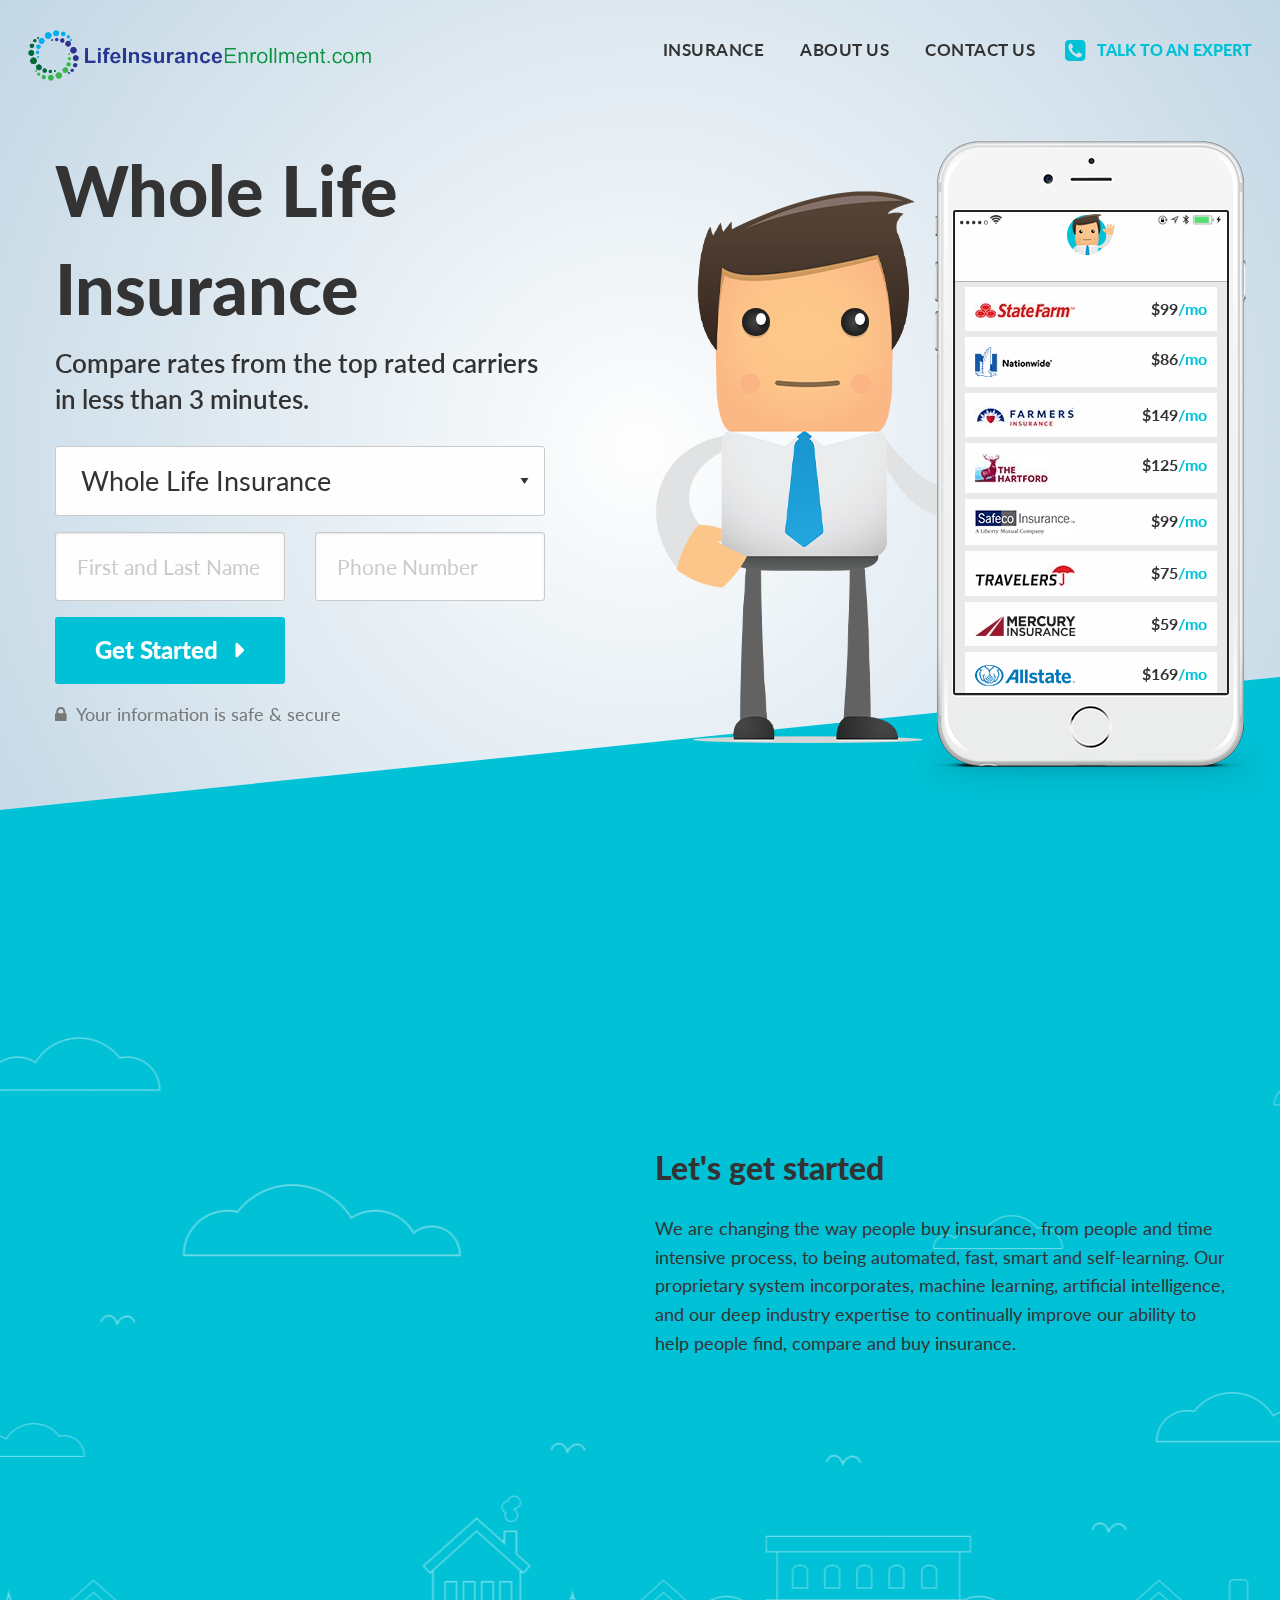
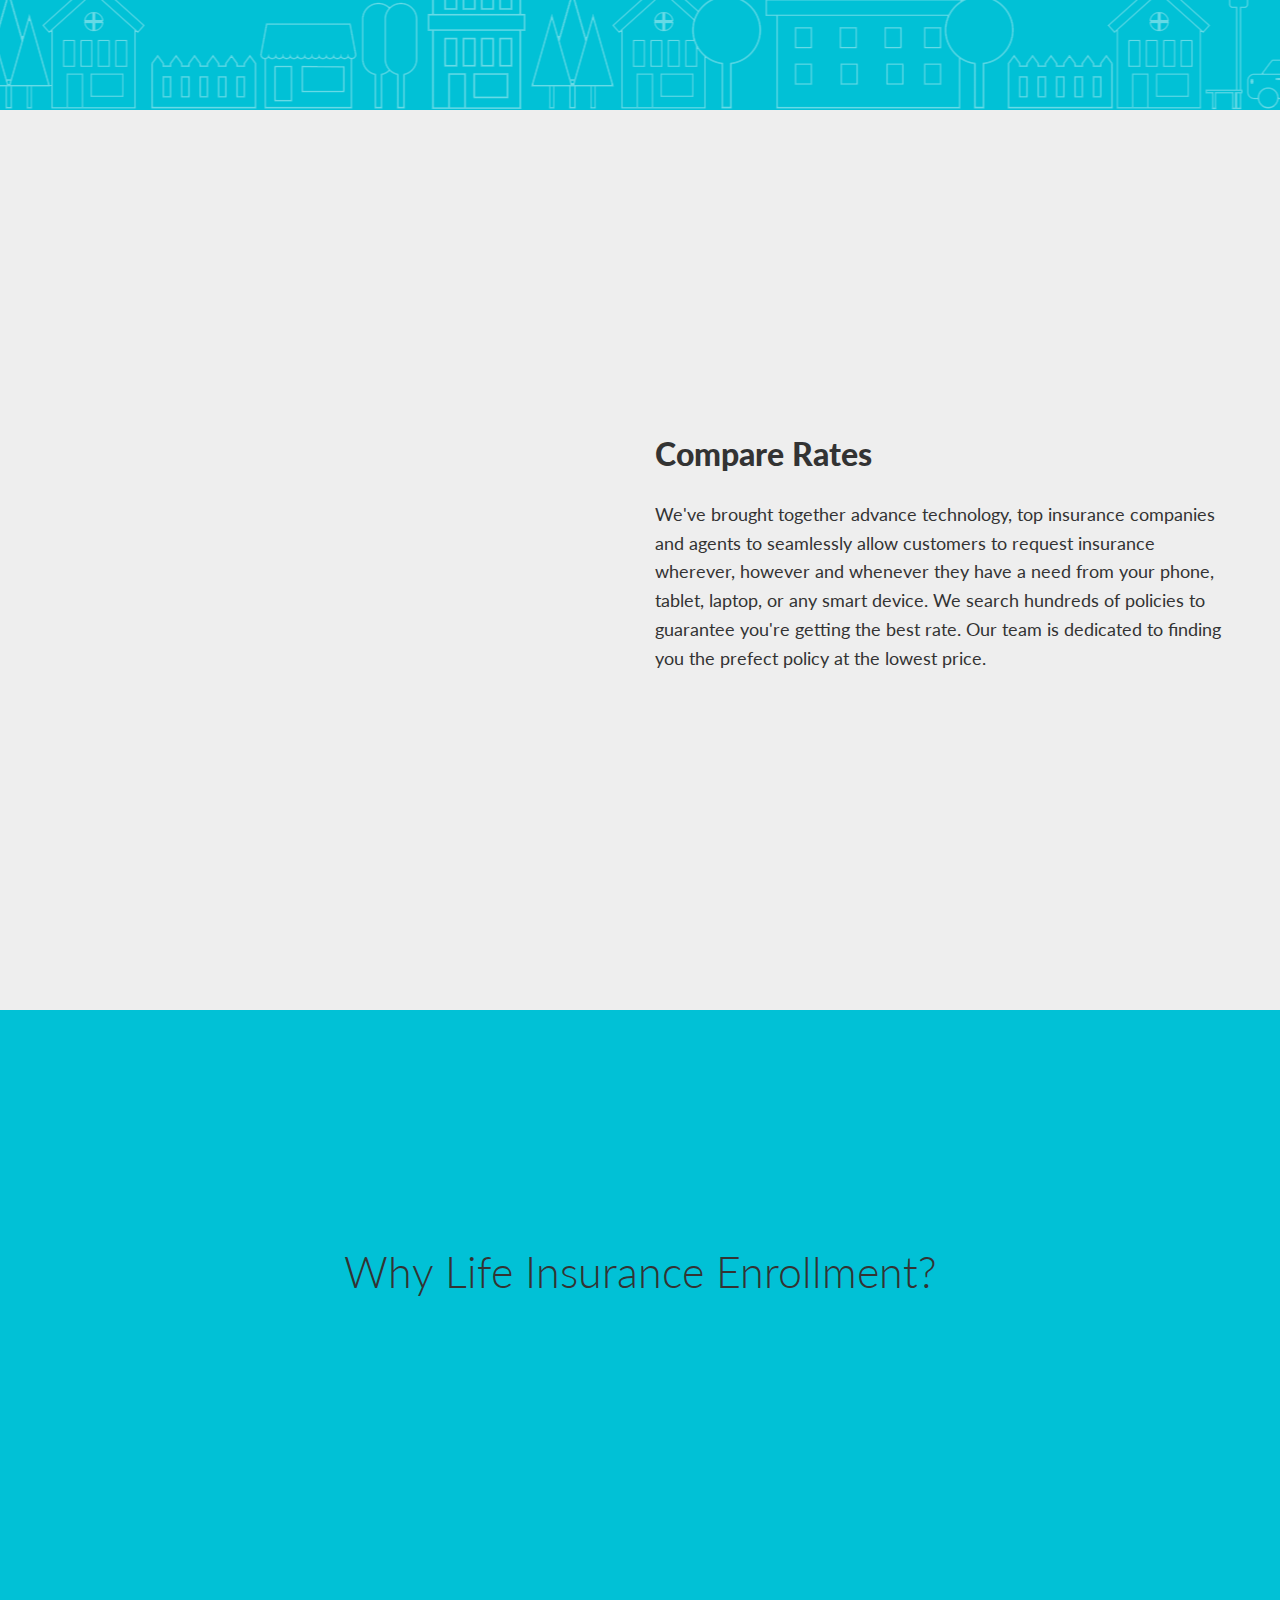
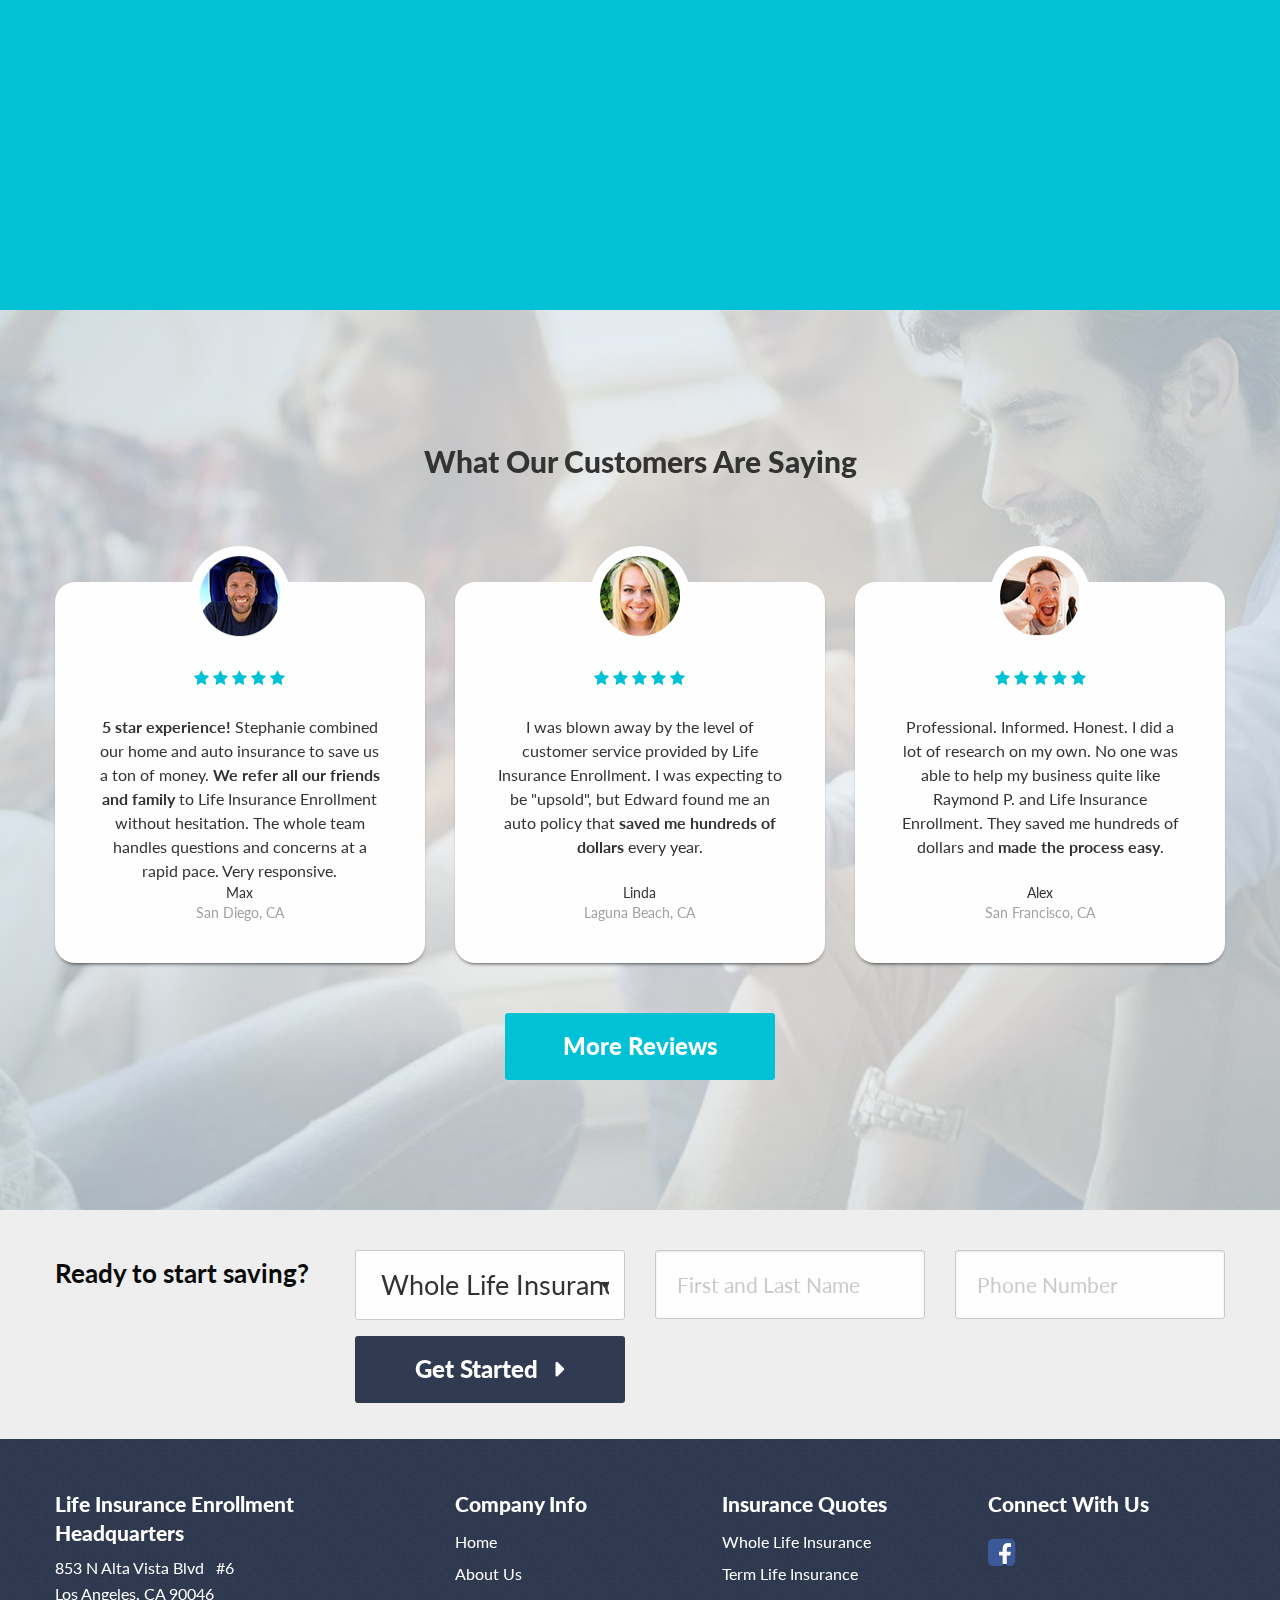
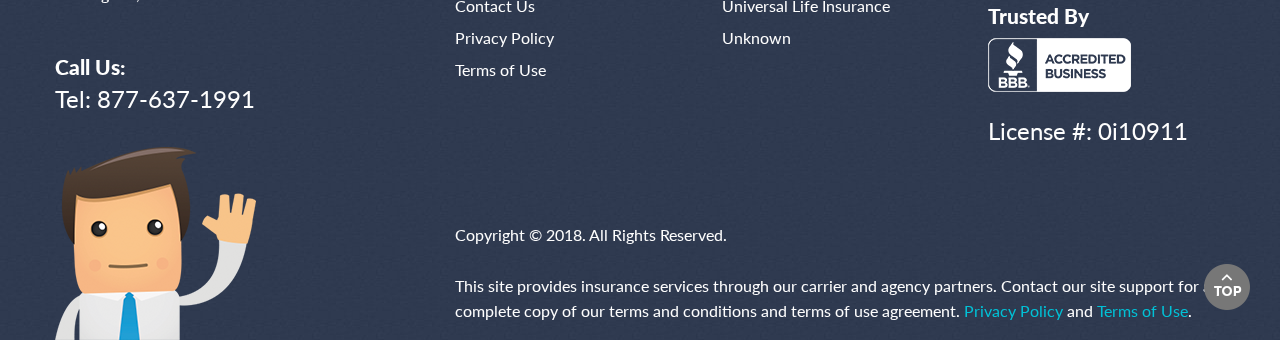
<file: index.html>
<!DOCTYPE html>
<html lang="en">
<meta http-equiv="content-type" content="text/html;charset=utf-8" />
<head>
    <title>Life Insurance Enrollment</title>
    <meta http-equiv="Content-type" content="text/html;charset=UTF-8"/>
    <meta name="description" content="Get the best rates on your home and auto insurance in California. Call today for a free quote!"/>
    <meta name="viewport" content="width=device-width, initial-scale=1, maximum-scale=1, user-scalable=no, minimal-ui">
    <meta name="theme-color" content="#01c1d6" />
    <meta name="mobile-web-app-capable" content="yes">
    <meta name="apple-mobile-web-app-capable" content="yes">

    <link rel="icon" type="image/png" href="Content/assets/images/favicon5e1f.png?v=2">
    <link rel="stylesheet" href="Content/assets/css/app1bce.css?v=6">
    
</head>
<body class="responsive page-body-home">

<!-- Google Tag Manager -->
<noscript>
    <iframe src="http://www.googletagmanager.com/ns.html?id=GTM-PBHSL2" height="0" width="0" style="display:none;visibility:hidden"></iframe>
</noscript>
<script>
(function(w,d,s,l,i){w[l]=w[l]||[];w[l].push(
{'gtm.start': new Date().getTime(),event:'gtm.js'}
);var f=d.getElementsByTagName(s)[0],
j=d.createElement(s),dl=l!='dataLayer'?'&l='+l:'';j.async=true;j.src=
'../www.googletagmanager.com/gtm5445.html?id='+i+dl;f.parentNode.insertBefore(j,f);
})(window,document,'script','dataLayer','GTM-PBHSL2');</script>
<!-- End Google Tag Manager -->
<div class="off-canvas position-left" id="offCanvas" data-off-canvas>
    <button class="close-button" aria-label="Close menu" type="button" data-close>
        <span aria-hidden="true">&times;</span>
    </button>
    <ul class="menu vertical off-canvas-menu">
        <li><a href="index.html">Home</a></li>
        <li><a href="Start/Auto.html">Whole Life Insurance</a></li>
        <li><a href="Start/Home.html">Term Life Insurance</a></li>
        <li><a href="Start/Business.html">Universal Life Insurance</a></li>
        <li><a href="Start/Unknown.html">Unknown</a></li>
        <li><a href="about-us.html">About Us</a></li>
        <li><a href="contact-us.html">Contact Us</a></li>
        <li><a href="terms-of-use.html">Terms of Use</a></li>
        <li><a href="privacy-policy.html">Privacy Policy</a></li>
        <li><a href="tel:800-313-8013" class="header-phone"><i class="fa fa-phone-square" aria-hidden="true"></i> Talk to an Expert</a></li>
    </ul>
</div>
<div class="container off-canvas-content" role="document">
    

<header class="header scrollsnap noSnap" data-section-name="start" data-sticky-container>
    <div class="top-bar no-js" data-sticky data-margin-top="0">
        <button class="menu-icon dark hide-for-small-only" type="button" data-toggle="offCanvas"></button>
        <a href="index.html" title="Life Insurance Enrollment" class="header-logo">
            <img src="Content/assets/images/logo.png" alt="Life Insurance Enrollment">
        </a>
        <nav class="header-nav show-for-large">
            <ul class="menu header-nav-menu">
                <li>
                    <a href="index.html">Insurance</a>
                </li>
                <li>
                    <a href="about-us.html">About Us</a>
                </li>
                <li>
                    <a href="contact-us.html">Contact Us</a>
                </li>
                <li class="header-talk">
                    <span class="header-phone"><i class="fa fa-phone-square" aria-hidden="true"></i> Talk to an Expert</span>
                    <div class="header-expert">
                        <p class="header-expert-title">Licensed Agents Available</p>
                        <a href="tel:+18776371991" class="header-expert-num">877-637-1991</a>
                    </div>
                </li>
            </ul>
        </nav>

        <div id="toggle-auto-options">
            <div class="toggle-icon">
                <div id="button-animated">
                    <span class="line"></span>
                    <span class="line"></span>
                    <span class="line"></span>
                </div>
            </div>
            <div class="count-buuble"></div>
        </div>
        <a href="tel:+18776371991" class="header-expert-num hide-for-large phone-additional-button">
            <span class="header-phone">
                <i class="fa fa-phone-square" aria-hidden="true"></i>
            </span>
        </a>
    </div>
</header>
    <div class="content">
        

<div class="home-main">
<div class="home-main-quote">
<div class="mobile-banner show-for-small-only">




    <div id="mobileSinglePhone">
        <div class="small-eyes">
            <span></span><span></span>
        </div>

        <img id="image-1" alt="first-mobile-phone" src="Content/assets/images/single_phone.png"/>
        <img id="image-2" alt="second-mobile-phone" src="Content/assets/images/single_phone.png"/>

        <div id="IOISGRAT">
            <div class="home-phone-display-time">11:11 PM</div>
            <div class="single-items">
                <div class="single-item moveIn">
                    <div class="row collapse">
                        <div class="small-6 column">
                            <img src="Content/assets/images/phone-display-statefarm.jpg" alt="Statefarm" class="single-item-logo">
                        </div>
                        <div class="small-6 column">
                            <span class="single-item-price">
                                $99<span class="highlight">/mo</span>
                            </span>
                        </div>
                    </div>
                </div>
                <div class="single-item">
                    <div class="row collapse">
                        <div class="small-6 column">
                            <img style="width: 75%; max-height: 75px;" src="Content/assets/images/phone-display-nationwide.png" alt="Nationwide" class="single-item-logo">
                        </div>
                        <div class="small-6 column">
                            <span class="single-item-price">
                                $86<span class="highlight">/mo</span>
                            </span>
                        </div>
                    </div>
                </div>
                <div class="single-item">
                    <div class="row collapse">
                        <div class="small-6 column">
                            <img src="Content/assets/images/phone-display-farmers.jpg" alt="Farmers Insurance" class="single-item-logo">
                        </div>
                        <div class="small-6 column">
                            <span class="single-item-price">
                                $149<span class="highlight">/mo</span>
                            </span>
                        </div>
                    </div>
                </div>
                <div class="single-item">
                    <div class="row collapse">
                        <div class="small-6 column">
                            <img style="max-height: 100%;" src="Content/assets/images/phone-display-hartford.jpg" alt="The Hartford" class="single-item-logo">
                        </div>
                        <div class="small-6 column">
                            <span class="single-item-price">
                                $125<span class="highlight">/mo</span>
                            </span>
                        </div>
                    </div>
                </div>
                <div class="single-item">
                    <div class="row collapse">
                        <div class="small-6 column">
                            <img style="max-height: 100%;" src="Content/assets/images/phone-display-safeco.jpg" alt="Safeco Insurance" class="single-item-logo">
                        </div>
                        <div class="small-6 column">
                            <span class="single-item-price">
                                $99<span class="highlight">/mo</span>
                            </span>
                        </div>
                    </div>
                </div>
                <div class="single-item">
                    <div class="row collapse">
                        <div class="small-6 column">
                            <img src="Content/assets/images/phone-display-travelers.jpg" alt="Travelers" class="single-item-logo">
                        </div>
                        <div class="small-6 column">
                            <span class="single-item-price">
                                $75<span class="highlight">/mo</span>
                            </span>
                        </div>
                    </div>
                </div>
                <div class="single-item">
                    <div class="row collapse">
                        <div class="small-6 column">
                            <img src="Content/assets/images/phone-display-mercury.jpg" alt="Mercury Insurance Group" class="single-item-logo">
                        </div>
                        <div class="small-6 column">
                            <span class="single-item-price">
                                $59<span class="highlight">/mo</span>
                            </span>
                        </div>
                    </div>
                </div>
                <div class="single-item">
                    <div class="row collapse">
                        <div class="small-6 column">
                            <img src="Content/assets/images/phone-display-allstate.png" alt="Allstate" class="single-item-logo">
                        </div>
                        <div class="small-6 column">
                            <span class="single-item-price">
                                $169<span class="highlight">/mo</span>
                            </span>
                        </div>
                    </div>
                </div>
            </div>
        </div>
    </div>


</div>
<div class="row">
    <div class="medium-12 large-6 column mobile-main-form">
        <div class="home-main-quote-content">
            <h1 class="home-main-quote-header">
                <strong class="home-quote-type" style="visibility: visible;">Whole Life Insurance</strong>
            </h1>
            <h2 class="home-main-quote-desc">Compare rates from the top rated carriers in less than 3 minutes.</h2>

            <span id="replaceText" style="display: none">home</span>


            <form action="email.php" id="home-form" method="post">    <script type="text/javascript">
        function ChangeText() {
            var insuranceDropdown = $(".home-insurance").val();
            $('.home-quote-type').text(insuranceDropdown).addClass('visible');
            if (insuranceDropdown == "Whole Life Insurance") {
                $(".header-expert a").attr("href", "tel:+18776371991").text("877-637-1991");
                $(".phone-additional-button").attr("href", "tel:+18776371991");

            } else if (insuranceDropdown == "Term Life Insurance") {
                $(".header-expert a").attr("href", "tel:+18776371991").text("877-637-1991");
                $(".phone-additional-button").attr("href", "tel:+18776371991");

            } else if (insuranceDropdown == "Universal Life Insurance") {
                $(".header-expert a").attr("href", "tel:+18776371991").text("877-637-1991");
                $(".phone-additional-button").attr("href", "tel:+18776371991");
            
			}else if (insuranceDropdown == "Unknown") {
                $(".header-expert a").attr("href", "tel:+18776371991").text("877-637-1991");
                $(".phone-additional-button").attr("href", "tel:+18776371991");
            }
        }
    </script>
    <div class="home-main-quote-form">
        <div id="stepZero">
            <div class="row">
                <div class="small-12 column">
                    <select class="home-insurance" id="SelectedQuoteType" name="SelectedQuoteType" onchange="ChangeText();"><option selected="selected" value="Whole Life Insurance">Whole Life Insurance</option>
						<option value="Term Life Insurance">Term Life Insurance</option>
						<option value="Universal Life Insurance">Universal Life Insurance</option>
						<option value="Unknown">Unknown</option>
						</select>
                </div>
            </div>
            <div class="row">
                <div class="small-12 large-6 columns">
                    <div class="form-field">
                        <input class="checkName" id="Name" maxlength="60" name="Name" placeholder="First and Last Name" required="required" type="text" value="" />
                        <span class="field-validation-valid" data-valmsg-for="Name" data-valmsg-replace="true"></span>
                    </div>
                </div>
				<div class="small-12 large-6 columns">
                    <div class="form-field">
                        <input class="checkNumber" id="Number" maxlength="15" name="Number" placeholder="Phone Number" required="required" type="text" value="" />
                        <span class="field-validation-valid" data-valmsg-for="Name" data-valmsg-replace="true"></span>
                    </div>
                </div>
                
            </div>
			<div class="row">
				<div class="small-12 large-6 columns">
                    <input type="submit" id="ButtonGetStarted" name="submit" class="button expanded" value="Get Started &nbsp; &#xf0da;"/>
                </div>
			</div>
            <div class="row">
                <div class="small-12 column">
                    <p class="home-main-quote-form-note">
                        <i class="fa fa-lock" aria-hidden="true"></i>&nbsp; Your information is safe &amp; secure
                    </p>
                </div>
            </div>
        </div>
    </div>
</form>
        </div>
    </div>
    <div class="medium-12 large-6 column hide-for-small-only">
        <div class="home-phone">
            <div class="home-phone-eyes show-for-medium">
                <span></span><span></span>
            </div>
            <div class="home-phone-display">
                <div class="home-phone-display-header">
                    <div class="home-phone-display-header-bars">
                        <i class="fa fa-circle" aria-hidden="true"></i>
                        <i class="fa fa-circle" aria-hidden="true"></i>
                        <i class="fa fa-circle" aria-hidden="true"></i>
                        <i class="fa fa-circle" aria-hidden="true"></i>
                        <i class="fa fa-circle-thin" aria-hidden="true"></i>
                        <i class="fa fa-wifi" aria-hidden="true"></i>
                    </div>
                    <div class="home-phone-display-header-center">
                        <span class="home-phone-display-time"></span>
                        <span class="home-phone-display-pic">
                            <img src="Content/assets/images/phone-display-pic.png" alt="Phone display image">
                        </span>
                    </div>
                    <div class="home-phone-display-header-battery">
                        <i class="fa fa-battery-three-quarters" aria-hidden="true"></i>
                    </div>
                </div>
                <div class="home-phone-display-items">
                    <div class="home-phone-display-item moveIn">
                        <div class="row">
                            <div class="small-6 column">
                                <img src="Content/assets/images/phone-display-statefarm.jpg" alt="Statefarm" class="home-phone-display-item-logo">
                            </div>
                            <div class="small-6 column">
                                <span class="home-phone-display-item-price">
                                    $99<span class="highlight">/mo</span>
                                </span>
                            </div>
                        </div>
                    </div>
                    <div class="home-phone-display-item">
                        <div class="row">
                            <div class="small-6 column">
                                <img src="Content/assets/images/phone-display-nationwide.png" alt="Nationwide" class="home-phone-display-item-logo">
                            </div>
                            <div class="small-6 column">
                                <span class="home-phone-display-item-price">
                                    $86<span class="highlight">/mo</span>
                                </span>
                            </div>
                        </div>
                    </div>
                    <div class="home-phone-display-item">
                        <div class="row">
                            <div class="small-6 column">
                                <img src="Content/assets/images/phone-display-farmers.jpg" alt="Farmers Insurance" class="home-phone-display-item-logo">
                            </div>
                            <div class="small-6 column">
                                <span class="home-phone-display-item-price">
                                    $149<span class="highlight">/mo</span>
                                </span>
                            </div>
                        </div>
                    </div>
                    <div class="home-phone-display-item">
                        <div class="row">
                            <div class="small-6 column">
                                <img src="Content/assets/images/phone-display-hartford.jpg" alt="The Hartford" class="home-phone-display-item-logo">
                            </div>
                            <div class="small-6 column">
                                <span class="home-phone-display-item-price">
                                    $125<span class="highlight">/mo</span>
                                </span>
                            </div>
                        </div>
                    </div>
                    <div class="home-phone-display-item">
                        <div class="row">
                            <div class="small-6 column">
                                <img src="Content/assets/images/phone-display-safeco.jpg" alt="Safeco Insurance" class="home-phone-display-item-logo">
                            </div>
                            <div class="small-6 column">
                                <span class="home-phone-display-item-price">
                                    $99<span class="highlight">/mo</span>
                                </span>
                            </div>
                        </div>
                    </div>
                    <div class="home-phone-display-item">
                        <div class="row">
                            <div class="small-6 column">
                                <img src="Content/assets/images/phone-display-travelers.jpg" alt="Travelers" class="home-phone-display-item-logo">
                            </div>
                            <div class="small-6 column">
                                <span class="home-phone-display-item-price">
                                    $75<span class="highlight">/mo</span>
                                </span>
                            </div>
                        </div>
                    </div>
                    <div class="home-phone-display-item">
                        <div class="row">
                            <div class="small-6 column">
                                <img src="Content/assets/images/phone-display-mercury.jpg" alt="Mercury Insurance Group" class="home-phone-display-item-logo">
                            </div>
                            <div class="small-6 column">
                                <span class="home-phone-display-item-price">
                                    $59<span class="highlight">/mo</span>
                                </span>
                            </div>
                        </div>
                    </div>
                    <div class="home-phone-display-item">
                        <div class="row">
                            <div class="small-6 column">
                                <img src="Content/assets/images/phone-display-allstate.png" alt="Allstate" class="home-phone-display-item-logo">
                            </div>
                            <div class="small-6 column">
                                <span class="home-phone-display-item-price">
                                    $169<span class="highlight">/mo</span>
                                </span>
                            </div>
                        </div>
                    </div>
                </div>
            </div>
        </div>
    </div>
</div>


</div>
</div>
<div class="content-section home-main-about scrollsnap hide-for-small-only" data-section-name="about">
    <div class="scroll-section">
        <div class="row">
            <div class="small-12 medium-6 medium-push-6 column">
                        <h2 class="home-section-subheader">Let's get started</h2>
                        <div class="home-section-content">
                            <p>We are changing the way people buy insurance, from people and time intensive process, to being automated, fast, smart and self-learning. Our proprietary system incorporates, machine learning, artificial intelligence, and our deep industry expertise to continually improve our ability to help people find, compare and buy insurance.</p>
                        </div>
                    </div>
            <div class="small-12 medium-6 medium-pull-6 column">
                <div class="content-section-img">
                    <img src="Content/assets/images/home-compare.jpg" alt="Quote screen" />
                </div>
            </div>
        </div>
    </div>
</div>
<div class="content-section secondary home-top-rated scrollsnap hide-for-small-only" data-section-name="compare">
    <div class="scroll-section">
        <div class="row">
            <div class="small-12 medium-6 medium-push-6 column">
                <h3 class="home-section-subheader">Compare Rates</h3>
                <div class="home-section-content">
                    <p>We've brought together advance technology, top insurance companies and agents to seamlessly allow customers to request insurance wherever, however and whenever they have a need from your phone, tablet, laptop, or any smart device. We search hundreds of policies to guarantee you're getting the best rate. Our team is dedicated to finding you the prefect policy at the lowest price.</p>
                </div>
            </div>
            <div class="small-12 medium-6 medium-pull-6 column">
                <div class="content-section-img">
                    <img src="Content/assets/images/home-compare-new.jpg" alt="Quote screen" />
                </div>
            </div>
        </div>
    </div>
</div>
<div class="content-section primary scrollsnap hide-for-small-only" data-section-name="why-insurance-online">
    <div class="scroll-section">
            <div class="row">
                <div class="small-12 column">
                    <h2 class="text-center home-section-header">Why Life Insurance Enrollment?</h2>
                </div>
            </div>

            <div class="row small-up-1 medium-up-2 content-info-items">
                <div class="column">
                    <div class="content-info-item">
                        <h2><span class="icon_lock icon"></span> We protect your online privacy</h2>
                        <div class="home-section-content">
                            <p>With the most advanced security system, Insurance
                           Online keeps your personal information secure. We take every precaution to make sure
                           your data is safe in every way.</p>
                        </div>
                    </div>
                </div>
                <div class="column">
                    <div class="content-info-item">
                        <h2><span class="icon_cogs icon"></span> Automated</h2>
                        <div class="home-section-content">
                            <p>We use innovative technology to expedite the process, while eliminating
                           any mistakes.</p>
                        </div>
                    </div>
                </div>
                <div class="column">
                    <div class="content-info-item">
                        <h2><span class="icon icon-image"><img src="Content/assets/images/icon-247.png" alt="Phone 24/7" /></span> Available 24/7</h2>
                        <div class="home-section-content">
                            <p>Our platform is accessible anywhere at anytime! Connect with us now
                           on your phone, tablet, laptop, or any smart device.</p>
                        </div>
                    </div>
                </div>
                <div class="column">
                    <div class="content-info-item">
                        <h2><span class="ion-ios-heart icon"></span> We give back to our community</h2>
                        <div class="home-section-content">
                            <p>Life Insurance Enrollment cares about California and its local
                           residents. We do our part to make our home a happy one.</p>
                        </div>
                    </div>
                </div>
            </div>
    </div>
</div>

























<div class="content-section home-reviews scrollsnap hide-for-small-only" data-section-name="reviews">
    <div class="scroll-section">
        <div class="row">
            <div class="column small-12">
                <h2 class="text-center">What Our Customers Are Saying</h2>

                <div class="reviews-container row " data-equalizer data-equalize-on="large" >
                    <div class="column small-12 large-4">
                        <div class="single-review" data-equalizer-watch>
                            <div class="user-photo">
                                <img src="Content/assets/images/face-1.png" alt="Max"/>
                            </div>
                            <div class="stars-container">
                                <i class="fa fa-star"></i><i class="fa fa-star"></i><i class="fa fa-star"></i><i class="fa fa-star"></i><i class="fa fa-star"></i>
                            </div>
                            <div class="review-content">
                                <b>5 star experience!</b> Stephanie combined our home and auto insurance to save us a ton of money. <b>We refer all our friends and family</b> to Life Insurance Enrollment without hesitation. The whole team handles questions and concerns at a rapid pace. Very responsive.
                            </div>
                            <div class="user-name">Max</div>
                            <div class="user-location">San Diego, CA</div>
                        </div>
                    </div>
                    <div class="column small-12 large-4">
                        <div class="single-review" data-equalizer-watch>
                            <div class="user-photo">
                                <img src="Content/assets/images/face-2.png" alt="Linda"/>
                            </div>
                            <div class="stars-container">
                                <i class="fa fa-star"></i><i class="fa fa-star"></i><i class="fa fa-star"></i><i class="fa fa-star"></i><i class="fa fa-star"></i>
                            </div>
                            <div class="review-content">
                                I was blown away by the level of customer service provided by Life Insurance Enrollment. I was expecting to be "upsold", but Edward found me an auto policy that <b>saved me hundreds of dollars</b> every year.
                            </div>
                            <div class="user-name">Linda</div>
                            <div class="user-location">Laguna Beach, CA</div>
                        </div>
                    </div>
                    <div class="column small-12 large-4">
                        <div class="single-review" data-equalizer-watch>
                            <div class="user-photo">
                                <img src="Content/assets/images/face-3.png" alt="Alex"/>
                            </div>
                            <div class="stars-container">
                                <i class="fa fa-star"></i><i class="fa fa-star"></i><i class="fa fa-star"></i><i class="fa fa-star"></i><i class="fa fa-star"></i>
                            </div>
                            <div class="review-content">
                                Professional. Informed. Honest. I did a lot of research on my own. No one was able to help my business quite like Raymond P. and Life Insurance Enrollment. They saved me hundreds of dollars and <b>made the process easy</b>.
                            </div>
                            <div class="user-name">Alex</div>
                            <div class="user-location">San Francisco, CA</div>
                        </div>
                    </div>
                </div>
                
                <a href="reviews.html" class="button large primary">More Reviews</a>
                
            </div>
        </div>
    </div>
</div>
<form action="email.php" id="home-form-bottom" method="post">    <script type="text/javascript">
        function ChangeText() {
            var insuranceDropdown = $(".home-insurance").val();
            $('.home-quote-type').text(insuranceDropdown).addClass('visible');
            if (insuranceDropdown == "Whole Life Insurance") {
                $(".header-expert a").attr("href", "tel:+18776371991").text("877-637-1991");
                $(".phone-additional-button").attr("href", "tel:+18776371991");

            } else if (insuranceDropdown == "Term Life Insurance") {
                $(".header-expert a").attr("href", "tel:+18776371991").text("877-637-1991");
                $(".phone-additional-button").attr("href", "tel:+18776371991");

            } else if (insuranceDropdown == "Universal Life Insurance") {
                $(".header-expert a").attr("href", "tel:+18776371991").text("877-637-1991");
                $(".phone-additional-button").attr("href", "tel:+18776371991");
            
			}else if (insuranceDropdown == "Unknown") {
                $(".header-expert a").attr("href", "tel:+18776371991").text("877-637-1991");
                $(".phone-additional-button").attr("href", "tel:+18776371991");
            }
        }
    </script>
    <div class="content-section secondary home-compare scrollsnap noSnap hide-for-small-only" data-section-name="start-saving">
        <div class="row">
            <div class="small-12 large-3 column">
                <label class="home-compare-label">
                    <strong>Ready to start saving?</strong>
                </label>
            </div>
            <div class="small-12 large-9 column">
                <div class="row small-up-1 medium-up-3">
                    <div class="column">
                        <select class="insuranceDropdownBottom" id="SelectedQuoteTypeSecond" name="SelectedQuoteType" onchange="ChangePhone();"><option selected="selected" value="Whole Life Insurance">Whole Life Insurance</option>
							<option value="Term Life Insurance">Term Life Insurance</option>
							<option value="Universal Life Insurance">Universal Life Insurance</option>
							<option value="Unknown">Unknown</option>
						</select>
                    </div>
                    <div class="column">
                        <input class="checkName " id="nameSecond" maxlength="60" name="Name" placeholder="First and Last Name" required="required" type="text" value="" />
                     </div>
					<div class="column">
                        <input class="checkNumber " id="numberSecond" maxlength="15" name="Number" placeholder="Phone Number" required="required" type="text" value="" />
                    </div>
                    <div class="column">
                        <input type="submit" class="button secondary expanded" value="Get Started &nbsp; &#xf0da;" onclick="">
                    </div>
                </div>
            </div>
        </div>
    </div>
</form>
    </div>
    <footer class="footer scrollsnap noSnap" data-section-name="links">
    <div class="row">
        <div class="small-12 medium-4 column">
            <h4 class="footer-menu-header">Life Insurance Enrollment Headquarters</h4>
            <p>
                853 N Alta Vista Blvd &nbsp; #6 <br>
                Los Angeles, CA 90046
            </p>
            <div class="footer-call show-for-medium">
                <h4 class="footer-menu-header">Call Us:</h4>
                <a href="tel:+18776371991" class="footer-call-num">Tel: 877-637-1991</a>
            </div>
            <div class="footer-guy show-for-medium">
                <img src="Content/assets/images/footer-guy-new.png" alt="Insurance guy">
            </div>
        </div>
        <div class="small-12 medium-8 column">
            <div class="row small-up-1 medium-up-3 footer-columns">
                <div class="column">
                    <h4 class="footer-menu-header">Company Info</h4>
                    <ul class="menu vertical footer-menu">
                        <li>
                            <a href="index.html">Home</a>
                        </li>
                        <li>
                            <a href="about-us.html">About Us</a>
                        </li>
                        <li>
                            <a href="contact-us.html">Contact Us</a>
                        </li>
                        <li>
                            <a href="privacy-policy.html">Privacy Policy</a>
                        </li>
                        <li>
                            <a href="terms-of-use.html">Terms of Use</a>
                        </li>
                    </ul>
                </div>
                <div class="column">
                    <h4 class="footer-menu-header">Insurance Quotes</h4>
                    <ul class="menu vertical footer-menu">
                        <li>
                            <a href="Start/Home.html">Whole Life Insurance</a>
                        </li>
                        <li>
                            <a href="Start/Auto.html">Term Life Insurance</a>
                        </li>
                        <li>
                            <a href="Start/Business.html">Universal Life Insurance</a>
                        </li>
						<li>
                            <a href="Start/Unknown.html">Unknown</a>
                        </li>
                    </ul>
                </div>
                <div class="column">
                    <h4 class="footer-menu-header">Connect With Us</h4>
                    <div class="footer-social">
                        <ul class="footer-social-icons menu">
                            <li>
                                <a href="https://www.facebook.com/Lifeinsuranceenrollmentcom-1673924462714602/?modal=admin_todo_tour" class="facebook" target="_blank">
                                    <i class="fa fa-facebook-square" aria-hidden="true"></i>
                                </a>
                            </li>
                        </ul>
                    </div>
                    <div class="footer-call hide-for-medium">
                        <h4 class="footer-menu-header">Call Us:</h4>
                        <a href="tel:+18776371991" class="footer-call-num">Tel: 877-637-1991</a>
                    </div>
                    <div class="footer-section">
                        <h4 class="footer-menu-header">Trusted By</h4>
                        <a href="https://www.bbb.org/sdoc/business-reviews/insurance-auto/insuranceonline-in-newport-beach-ca-172010371" target="_blank">
                            <img src="Content/assets/images/footer-bbb.png" alt="BBB - Accredited Business"/>
                        </a>
                        <p class="footer-license">License #: 0i10911</p>
                    </div>
                </div>
            </div>
            <div class="row">
                <div class="small-12 column">
                    <p class="footer-copyright">
                        <br/>
        Copyright &copy; 2018. All Rights Reserved.
        <br/> <br/>
        This site provides insurance services through our carrier and agency partners. Contact our site support for a complete copy of our terms and conditions and terms of use agreement.
		<a href="privacy-policy.html">Privacy Policy</a> and <a href="terms-of-use.html">Terms of Use</a>.</p>
                    <div class="footer-guy hide-for-medium">
                        <img src="Content/assets/images/footer-guy-new.png" alt="Insurance guy">
                    </div>
                </div>
            </div>
        </div>
    </div>
    <a href="#" class="back-to-top">
        <img src="Content/assets/images/back-to-top.png" alt="^ Top"/>
    </a>

    <script type="text/javascript">
        if (matchMedia('only screen and (min-width: 641px)').matches) {
            (function e() {
                var e = document.createElement("script");
                e.type = "text/javascript", e.async = !0, e.src =
                    "../staticw2.yotpo.com/jnPwW3wuAlUwKutcHLEV4STjoN9tFTwRGZjmpLWb/widget.js";
                var t = document.getElementsByTagName("script")[0];
                t.parentNode.insertBefore(e, t)
            })();
        }
    </script>
</footer>
    
<script type="text/javascript" language="javascript">
    var sf14gv = 26608;
    (function() {
        var sf14g = document.createElement('script'); sf14g.type = 'text/javascript'; sf14g.async = true;
        sf14g.src = ('https:' == document.location.protocol ? 'https://' : 'http://') + 't.sf14g.com/sf14g.js';
        var s = document.getElementsByTagName('script')[0]; s.parentNode.insertBefore(sf14g, s);
    })();
</script>
<script type="text/javascript" src="Content/assets/js/vendor.js"></script>
<script type="text/javascript" src="Content/assets/js/app1bce.js?v=6"></script>
<script>
    latitude = 31.54972;
    longitude =74.34361;
</script>
    
</div>
<div class="show-for-small-only mobile-pseudo-footer">
    <div class="row">
        <div class="column small-4 mobile-links">
            <a href="about-us.html">About Us</a>
        </div>
        <div class="column small-4 mobile-links">
            <a href="contact-us.html">Contact Us</a>
        </div>
        <div class="column small-4 mobile-links">
            <a href="reviews.html">Reviews</a>
        </div>
    </div>
    <p class="footer-copyright-mobile">
        Copyright 2018 Life Insurance Enrollment. All rights reserved. <br/>
        This site provides insurance services through our carrier and agency partners. Contact our site support for a complete copy of our terms and conditions and terms of use agreement.
		<a href="privacy-policy.html">Privacy Policy</a> and <a href="terms-of-use.html">Terms of Use</a>.
    </p>
</div>
<script>
    function doThisGoodSite() {
        var width = jQuery('#image-2').width();
        var height = jQuery('#image-2').height();
        var containerH = jQuery('.mobile-banner ').height();
        var containerW = jQuery('.mobile-banner ').width();
        var phonePos = ((containerW / 2) - ((width * 10) / 100));
        var topPos = containerH - ((height * 95) / 100);
        if (topPos < ((height * 5) / 100)) {
            topPos = ((height * 5) / 100);
        }
        jQuery('#IOISGRAT').css({
            "width": width,
            "height": height
        });
        jQuery('.mobile-banner').css({
            "background-size": height + 30 + "px auto",
            "background-position": "top " + 0 + "px center"
        });
        jQuery('.small-eyes').css({
            "width": ((width * 52.7) / 100),
            "bottom": ((height * 64.375) / 100 + topPos),
            "right": (((width * 23) / 100) + width ),
            "left": "auto"
        });
        jQuery('.small-eyes span').css({
            "width": ((width * 8.36) / 100 + 2),
            "height": ((height * 4.16) / 100 + 2)
        });
        jQuery("#mobileSinglePhone").css({
            "left": phonePos
        });
    }

    jQuery(document).ready(function() {
        doThisGoodSite();
    });
    jQuery(window).resize(function() {
        doThisGoodSite();
    });
    function hasTouch() {
        return 'ontouchstart' in document.documentElement
            || navigator.maxTouchPoints > 0
            || navigator.msMaxTouchPoints > 0;
    }

    if (hasTouch()) { // remove all :hover stylesheets
        try { // prevent exception on browsers not supporting DOM styleSheets properly
            for (var si in document.styleSheets) {
                var styleSheet = document.styleSheets[si];
                if (!styleSheet.rules) continue;

                for (var ri = styleSheet.rules.length - 1; ri >= 0; ri--) {
                    if (!styleSheet.rules[ri].selectorText) continue;

                    if (styleSheet.rules[ri].selectorText.match(':hover')) {
                        styleSheet.deleteRule(ri);
                    }
                }
            }
        } catch (ex) {}
    }
    
</script>
</body>
</html>
</file>
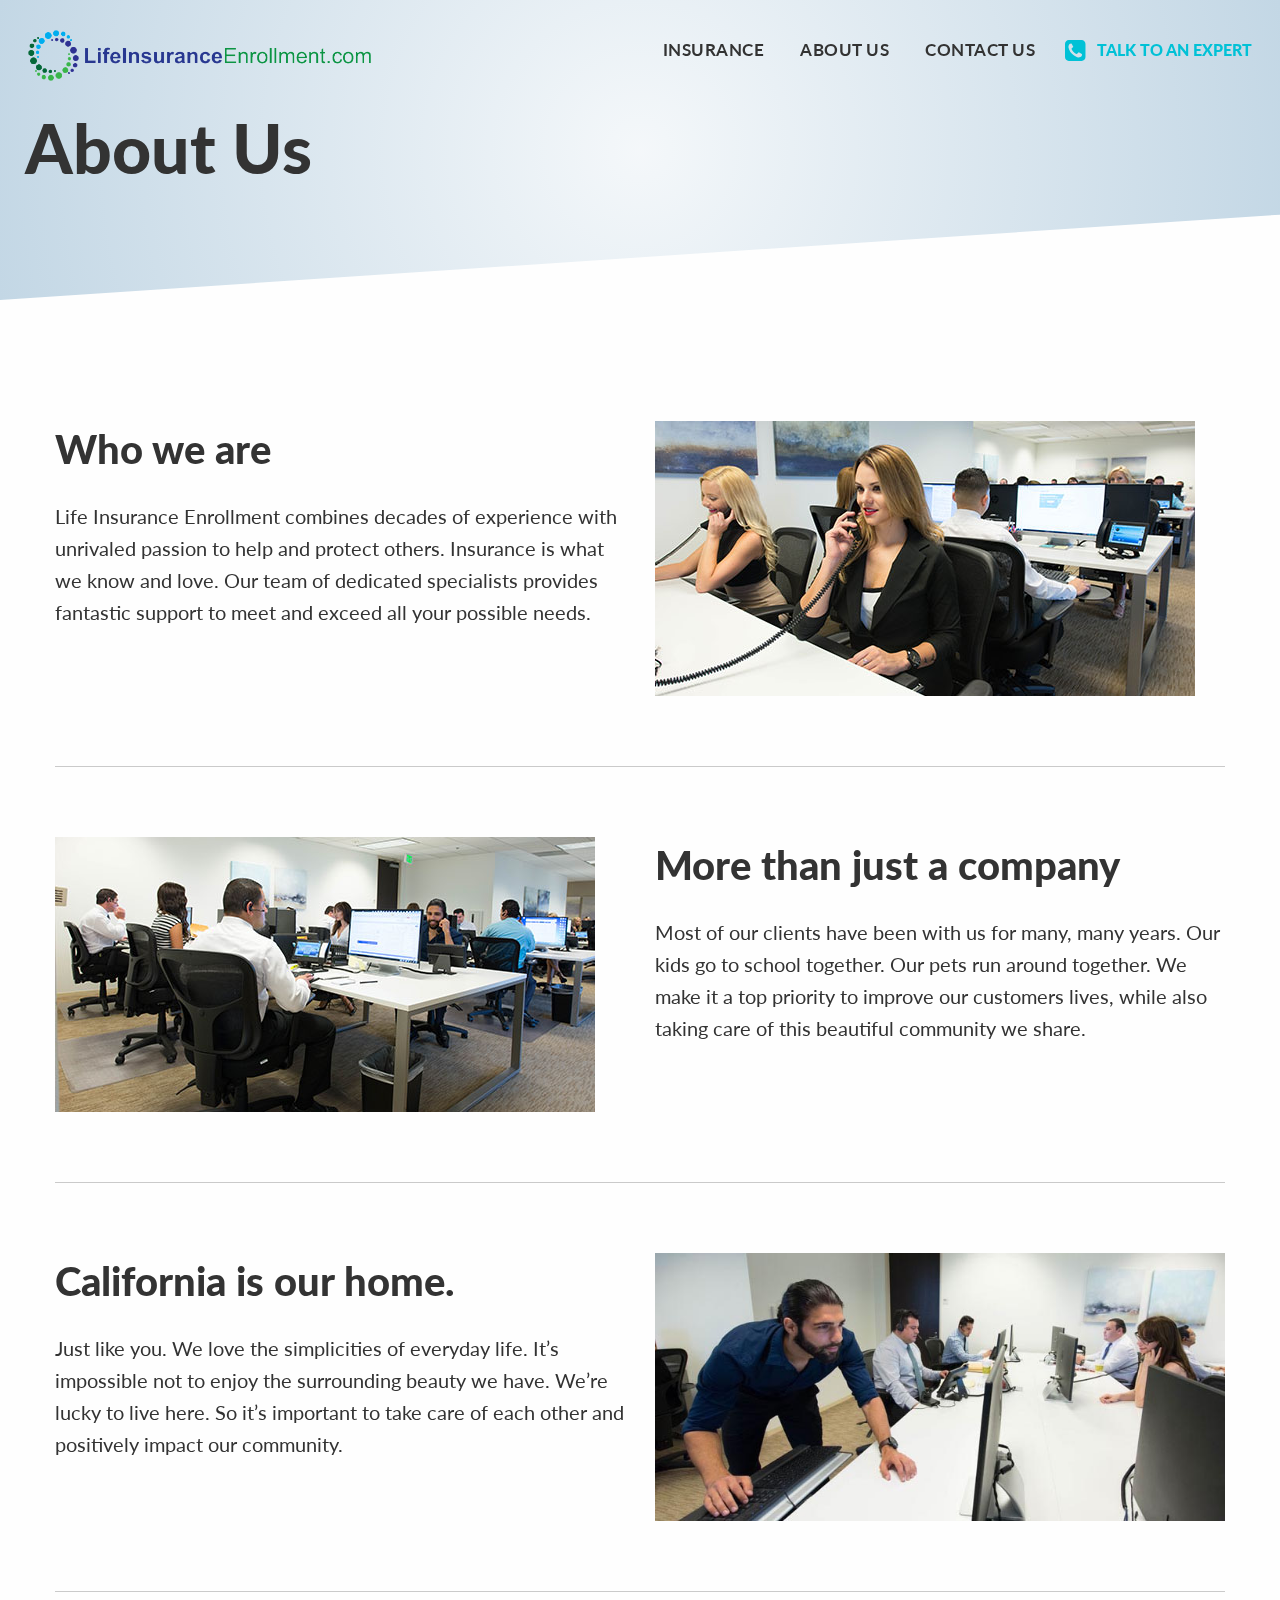
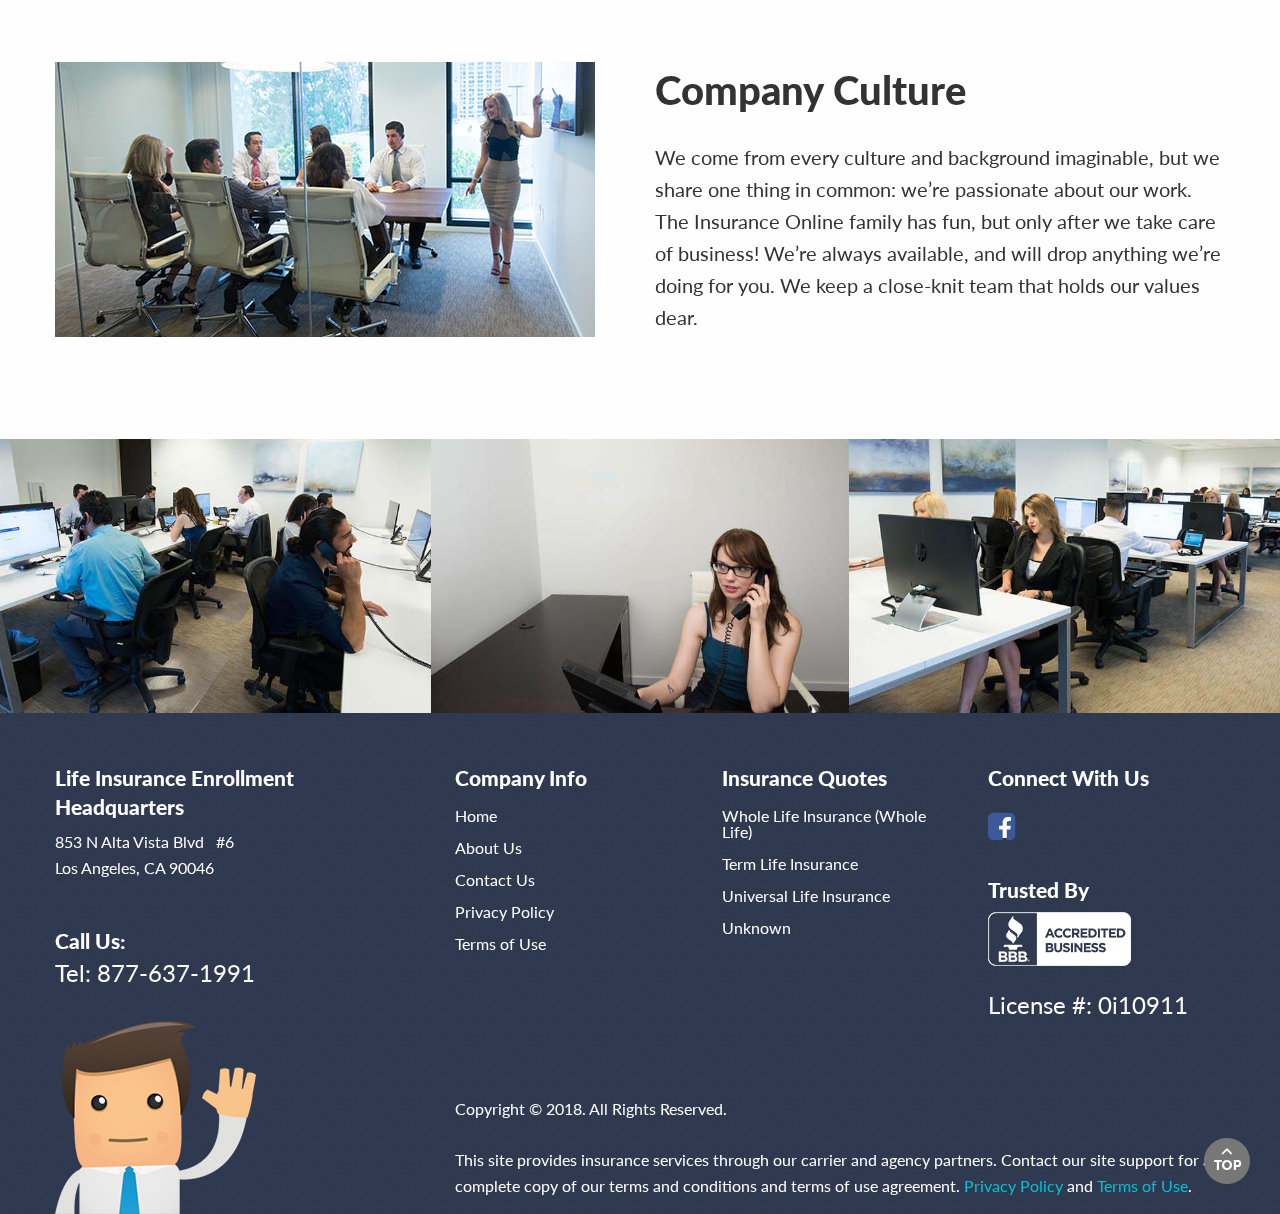
<file: about-us.html>
<!DOCTYPE html>
<html lang="en">

<!-- Mirrored from www.insuranceonline.com/about-us by HTTrack Website Copier/3.x [XR&CO'2014], Fri, 15 Jun 2018 15:46:19 GMT -->
<!-- Added by HTTrack --><meta http-equiv="content-type" content="text/html;charset=utf-8" /><!-- /Added by HTTrack -->
<head>
    <title>About Us | Life Insurance Enrollment</title>
    <meta http-equiv="Content-type" content="text/html;charset=UTF-8"/>
    <meta name="description" content="Get the best rates on your home and auto insurance in California. Call today for a free quote!"/>
    <meta name="viewport" content="width=device-width, initial-scale=1, maximum-scale=1, user-scalable=no, minimal-ui">
    <meta name="theme-color" content="#01c1d6" />
    <meta name="mobile-web-app-capable" content="yes">
    <meta name="apple-mobile-web-app-capable" content="yes">

    <link rel="icon" type="image/png" href="Content/assets/images/favicon5e1f.png?v=2">
    <link rel="stylesheet" href="Content/assets/css/app1bce.css?v=6">
    
</head>
<body class="responsive page-body-common">

<!-- Google Tag Manager -->
<noscript>
    <iframe src="http://www.googletagmanager.com/ns.html?id=GTM-PBHSL2" height="0" width="0" style="display:none;visibility:hidden"></iframe>
</noscript>
<script>
(function(w,d,s,l,i){w[l]=w[l]||[];w[l].push(
{'gtm.start': new Date().getTime(),event:'gtm.js'}
);var f=d.getElementsByTagName(s)[0],
j=d.createElement(s),dl=l!='dataLayer'?'&l='+l:'';j.async=true;j.src=
'../www.googletagmanager.com/gtm5445.html?id='+i+dl;f.parentNode.insertBefore(j,f);
})(window,document,'script','dataLayer','GTM-PBHSL2');</script>
<!-- End Google Tag Manager -->
<div class="off-canvas position-left" id="offCanvas" data-off-canvas>
    <button class="close-button" aria-label="Close menu" type="button" data-close>
        <span aria-hidden="true">&times;</span>
    </button>
    <ul class="menu vertical off-canvas-menu">
        <li><a href="index.html">Home</a></li>
        <li><a href="Start/Auto.html">Auto Quotes</a></li>
        <li><a href="Start/Home.html">Home Quotes</a></li>
        <li><a href="Start/Business.html">Business Quotes</a></li>
        <li><a href="about-us.html">About Us</a></li>
        <li><a href="contact-us.html">Contact Us</a></li>
        <li><a href="terms-of-use.html">Terms of Use</a></li>
        <li><a href="privacy-policy.html">Privacy Policy</a></li>
        <li><a href="tel:800-313-8013" class="header-phone"><i class="fa fa-phone-square" aria-hidden="true"></i> Talk to an Expert</a></li>
    </ul>
</div>
<div class="container off-canvas-content" role="document">
    

<header class="header scrollsnap noSnap" data-section-name="start" data-sticky-container>
    <div class="top-bar no-js" data-sticky data-margin-top="0">
        <button class="menu-icon dark hide-for-small-only" type="button" data-toggle="offCanvas"></button>
        <a href="index.html" title="Life Insurance Enrollment" class="header-logo">
            <img src="Content/assets/images/logo.png" alt="Life Insurance Enrollment">
        </a>
        <nav class="header-nav show-for-large">
            <ul class="menu header-nav-menu">
                <li>
                    <a href="index.html">Insurance</a>
                </li>
                <li>
                    <a href="about-us.html">About Us</a>
                </li>
                <li>
                    <a href="contact-us.html">Contact Us</a>
                </li>
                <li class="header-talk">
                    <span class="header-phone"><i class="fa fa-phone-square" aria-hidden="true"></i> Talk to an Expert</span>
                    <div class="header-expert">
                        <p class="header-expert-title">Licensed Agents Available</p>
                        <a href="tel:+18776371991" class="header-expert-num">877-637-1991</a>
                    </div>
                </li>
            </ul>
        </nav>

        <div id="toggle-auto-options">
            <div class="toggle-icon">
                <div id="button-animated">
                    <span class="line"></span>
                    <span class="line"></span>
                    <span class="line"></span>
                </div>
            </div>
            <div class="count-buuble"></div>
        </div>
        <a href="tel:+18776371991" class="header-expert-num hide-for-large phone-additional-button">
            <span class="header-phone">
                <i class="fa fa-phone-square" aria-hidden="true"></i>
            </span>
        </a>
    </div>
</header>
    <div class="content">
        


<div class="header-slanted">
    <h1>About Us</h1>
    
</div>

<div class="content-slanted">
    <div class="row">
        <div class="small-12 column">
            <div class="content about-us">
                <div class="content-section-divider">
                    <div class="row">
                        <div class="small-12 medium-6 column">
                            <h2>Who we are</h2>
                            <p>
                                Life Insurance Enrollment combines decades of experience with unrivaled passion to help and protect others. Insurance is what we know and love. Our team of dedicated specialists provides fantastic support to meet and exceed all your possible needs.
                            </p>
                        </div>
                        <div class="small-12 medium-6 column">
                            <img src="Content/assets/images/about-california.jpg" alt="Customer reps"/>
                        </div>
                    </div>

                </div>
                <div class="content-section-divider">
                    <div class="row">
                        <div class="small-12 medium-6 medium-push-6 column">
                            <h2>More than just a company</h2>
                            <p>Most of our clients have been with us for many, many years. Our kids go to school together. Our pets run around together. We make it a top priority to improve our customers lives, while also taking care of this beautiful community we share.</p>
                        </div>
                        <div class="small-12 medium-6 medium-pull-6 column">
                            <img src="Content/assets/images/about-who.jpg" alt="Customer reps"/>
                        </div>
                    </div>
                </div>
                <div class="content-section-divider">
                    <div class="row">
                        <div class="small-12 medium-6 column">
                            <h2>California is our home.</h2>
                            <p>Just like you. We love the simplicities of everyday life. It’s impossible not to enjoy the surrounding beauty we have. We’re lucky to live here. So it’s important to take care of each other and positively impact our community.</p>
                        </div>
                        <div class="small-12 medium-6 column">
                            <img src="Content/assets/images/image_about_1.jpg" alt="Customer reps"/>
                        </div>
                    </div>
                </div>
                <div class="content-section-divider">
                    <div class="row">
                        <div class="small-12 medium-6 medium-push-6 column">
                            <h2>Company Culture</h2>
                            <p>We come from every culture and background imaginable, but we share one thing in common: we’re passionate about our work. The Insurance Online family has fun, but only after we take care of business! We’re always available, and will drop anything we’re doing for you. We keep a close-knit team that holds our values dear.</p>
                        </div>
                        <div class="small-12 medium-6 medium-pull-6 column">
                            <img src="Content/assets/images/about-culture.jpg" alt="Meeting in conference room"/>
                        </div>
                    </div>
                </div>
            </div>
        </div>
    </div>
</div>
<div class="content-bottom-banner">
    <img src="Content/assets/images/about-bottom-banner.jpg" alt="Insurance Online Employees"/>
</div>
    </div>
    <footer class="footer scrollsnap noSnap" data-section-name="links">
    <div class="row">
        <div class="small-12 medium-4 column">
            <h4 class="footer-menu-header">Life Insurance Enrollment Headquarters</h4>
            <p>
                853 N Alta Vista Blvd &nbsp; #6 <br>
                Los Angeles, CA 90046
            </p>
            <div class="footer-call show-for-medium">
                <h4 class="footer-menu-header">Call Us:</h4>
                <a href="tel:+18776371991" class="footer-call-num">Tel: 877-637-1991</a>
            </div>
            <div class="footer-guy show-for-medium">
                <img src="Content/assets/images/footer-guy-new.png" alt="Insurance guy">
            </div>
        </div>
        <div class="small-12 medium-8 column">
            <div class="row small-up-1 medium-up-3 footer-columns">
                <div class="column">
                    <h4 class="footer-menu-header">Company Info</h4>
                    <ul class="menu vertical footer-menu">
                        <li>
                            <a href="index.html">Home</a>
                        </li>
                        <li>
                            <a href="about-us.html">About Us</a>
                        </li>
                        <li>
                            <a href="contact-us.html">Contact Us</a>
                        </li>
                        <li>
                            <a href="privacy-policy.html">Privacy Policy</a>
                        </li>
                        <li>
                            <a href="terms-of-use.html">Terms of Use</a>
                        </li>
                    </ul>
                </div>
                <div class="column">
                    <h4 class="footer-menu-header">Insurance Quotes</h4>
                    <ul class="menu vertical footer-menu">
                        <li>
                            <a href="Start/Home.html">Whole Life Insurance (Whole Life)</a>
                        </li>
                        <li>
                            <a href="Start/Auto.html">Term Life Insurance</a>
                        </li>
                        <li>
                            <a href="Start/Business.html">Universal Life Insurance</a>
                        </li>
						<li>
                            <a href="Start/Unknown.html">Unknown</a>
                        </li>
                    </ul>
                </div>
                <div class="column">
                    <h4 class="footer-menu-header">Connect With Us</h4>
                    <div class="footer-social">
                        <ul class="footer-social-icons menu">
                            <li>
                                <a href="https://www.facebook.com/Lifeinsuranceenrollmentcom-1673924462714602/?modal=admin_todo_tour" class="facebook" target="_blank">
                                    <i class="fa fa-facebook-square" aria-hidden="true"></i>
                                </a>
                            </li>
                        </ul>
                    </div>
                    <div class="footer-call hide-for-medium">
                        <h4 class="footer-menu-header">Call Us:</h4>
                        <a href="tel:+18776371991" class="footer-call-num">Tel: 877-637-1991</a>
                    </div>
                    <div class="footer-section">
                        <h4 class="footer-menu-header">Trusted By</h4>
                        <a href="https://www.bbb.org/sdoc/business-reviews/insurance-auto/insuranceonline-in-newport-beach-ca-172010371" target="_blank">
                            <img src="Content/assets/images/footer-bbb.png" alt="BBB - Accredited Business"/>
                        </a>
                        <p class="footer-license">License #: 0i10911</p>
                    </div>
                </div>
            </div>
            <div class="row">
                <div class="small-12 column">
                    <p class="footer-copyright">
                        <br/>
        Copyright &copy; 2018. All Rights Reserved.
        <br/> <br/>
        This site provides insurance services through our carrier and agency partners. Contact our site support for a complete copy of our terms and conditions and terms of use agreement.
		<a href="privacy-policy.html">Privacy Policy</a> and <a href="terms-of-use.html">Terms of Use</a>.</p>
                    <div class="footer-guy hide-for-medium">
                        <img src="Content/assets/images/footer-guy-new.png" alt="Insurance guy">
                    </div>
                </div>
            </div>
        </div>
    </div>
    <a href="#" class="back-to-top">
        <img src="Content/assets/images/back-to-top.png" alt="^ Top"/>
    </a>

    <script type="text/javascript">
        if (matchMedia('only screen and (min-width: 641px)').matches) {
            (function e() {
                var e = document.createElement("script");
                e.type = "text/javascript", e.async = !0, e.src =
                    "../staticw2.yotpo.com/jnPwW3wuAlUwKutcHLEV4STjoN9tFTwRGZjmpLWb/widget.js";
                var t = document.getElementsByTagName("script")[0];
                t.parentNode.insertBefore(e, t)
            })();
        }
    </script>
</footer>
    
<script type="text/javascript" language="javascript">
    var sf14gv = 26608;
    (function() {
        var sf14g = document.createElement('script'); sf14g.type = 'text/javascript'; sf14g.async = true;
        sf14g.src = ('https:' == document.location.protocol ? 'https://' : 'http://') + 't.sf14g.com/sf14g.js';
        var s = document.getElementsByTagName('script')[0]; s.parentNode.insertBefore(sf14g, s);
    })();
</script>
<script type="text/javascript" src="Content/assets/js/vendor.js"></script>
<script type="text/javascript" src="Content/assets/js/app1bce.js?v=6"></script>
<script>
    latitude = 31.54972;
    longitude =74.34361;
</script>
    
</div>
<div class="show-for-small-only mobile-pseudo-footer">
    <div class="row">
        <div class="column small-4 mobile-links">
            <a href="about-us.html">About Us</a>
        </div>
        <div class="column small-4 mobile-links">
            <a href="contact-us.html">Contact Us</a>
        </div>
        <div class="column small-4 mobile-links">
            <a href="reviews.html">Reviews</a>
        </div>
    </div>
    <p class="footer-copyright-mobile">
        Copyright 2018 Life Insurance Enrollment. All rights reserved. <br/>
        This site provides insurance services through our carrier and agency partners. Contact our site support for a complete copy of our terms and conditions and terms of use agreement.
		<a href="privacy-policy.html">Privacy Policy</a> and <a href="terms-of-use.html">Terms of Use</a>.
    </p>
</div>
<script>
    function doThisGoodSite() {
        var width = jQuery('#image-2').width();
        var height = jQuery('#image-2').height();
        var containerH = jQuery('.mobile-banner ').height();
        var containerW = jQuery('.mobile-banner ').width();
        var phonePos = ((containerW / 2) - ((width * 10) / 100));
        var topPos = containerH - ((height * 95) / 100);
        if (topPos < ((height * 5) / 100)) {
            topPos = ((height * 5) / 100);
        }
        jQuery('#IOISGRAT').css({
            "width": width,
            "height": height
        });
        jQuery('.mobile-banner').css({
            "background-size": height + 30 + "px auto",
            "background-position": "top " + 0 + "px center"
        });
        jQuery('.small-eyes').css({
            "width": ((width * 52.7) / 100),
            "bottom": ((height * 64.375) / 100 + topPos),
            "right": (((width * 23) / 100) + width ),
            "left": "auto"
        });
        jQuery('.small-eyes span').css({
            "width": ((width * 8.36) / 100 + 2),
            "height": ((height * 4.16) / 100 + 2)
        });
        jQuery("#mobileSinglePhone").css({
            "left": phonePos
        });
    }

    jQuery(document).ready(function() {
        doThisGoodSite();
    });
    jQuery(window).resize(function() {
        doThisGoodSite();
    });
    function hasTouch() {
        return 'ontouchstart' in document.documentElement
            || navigator.maxTouchPoints > 0
            || navigator.msMaxTouchPoints > 0;
    }

    if (hasTouch()) { // remove all :hover stylesheets
        try { // prevent exception on browsers not supporting DOM styleSheets properly
            for (var si in document.styleSheets) {
                var styleSheet = document.styleSheets[si];
                if (!styleSheet.rules) continue;

                for (var ri = styleSheet.rules.length - 1; ri >= 0; ri--) {
                    if (!styleSheet.rules[ri].selectorText) continue;

                    if (styleSheet.rules[ri].selectorText.match(':hover')) {
                        styleSheet.deleteRule(ri);
                    }
                }
            }
        } catch (ex) {}
    }
    
</script>
</body>

<!-- Mirrored from www.insuranceonline.com/about-us by HTTrack Website Copier/3.x [XR&CO'2014], Fri, 15 Jun 2018 15:46:29 GMT -->
</html>
</file>
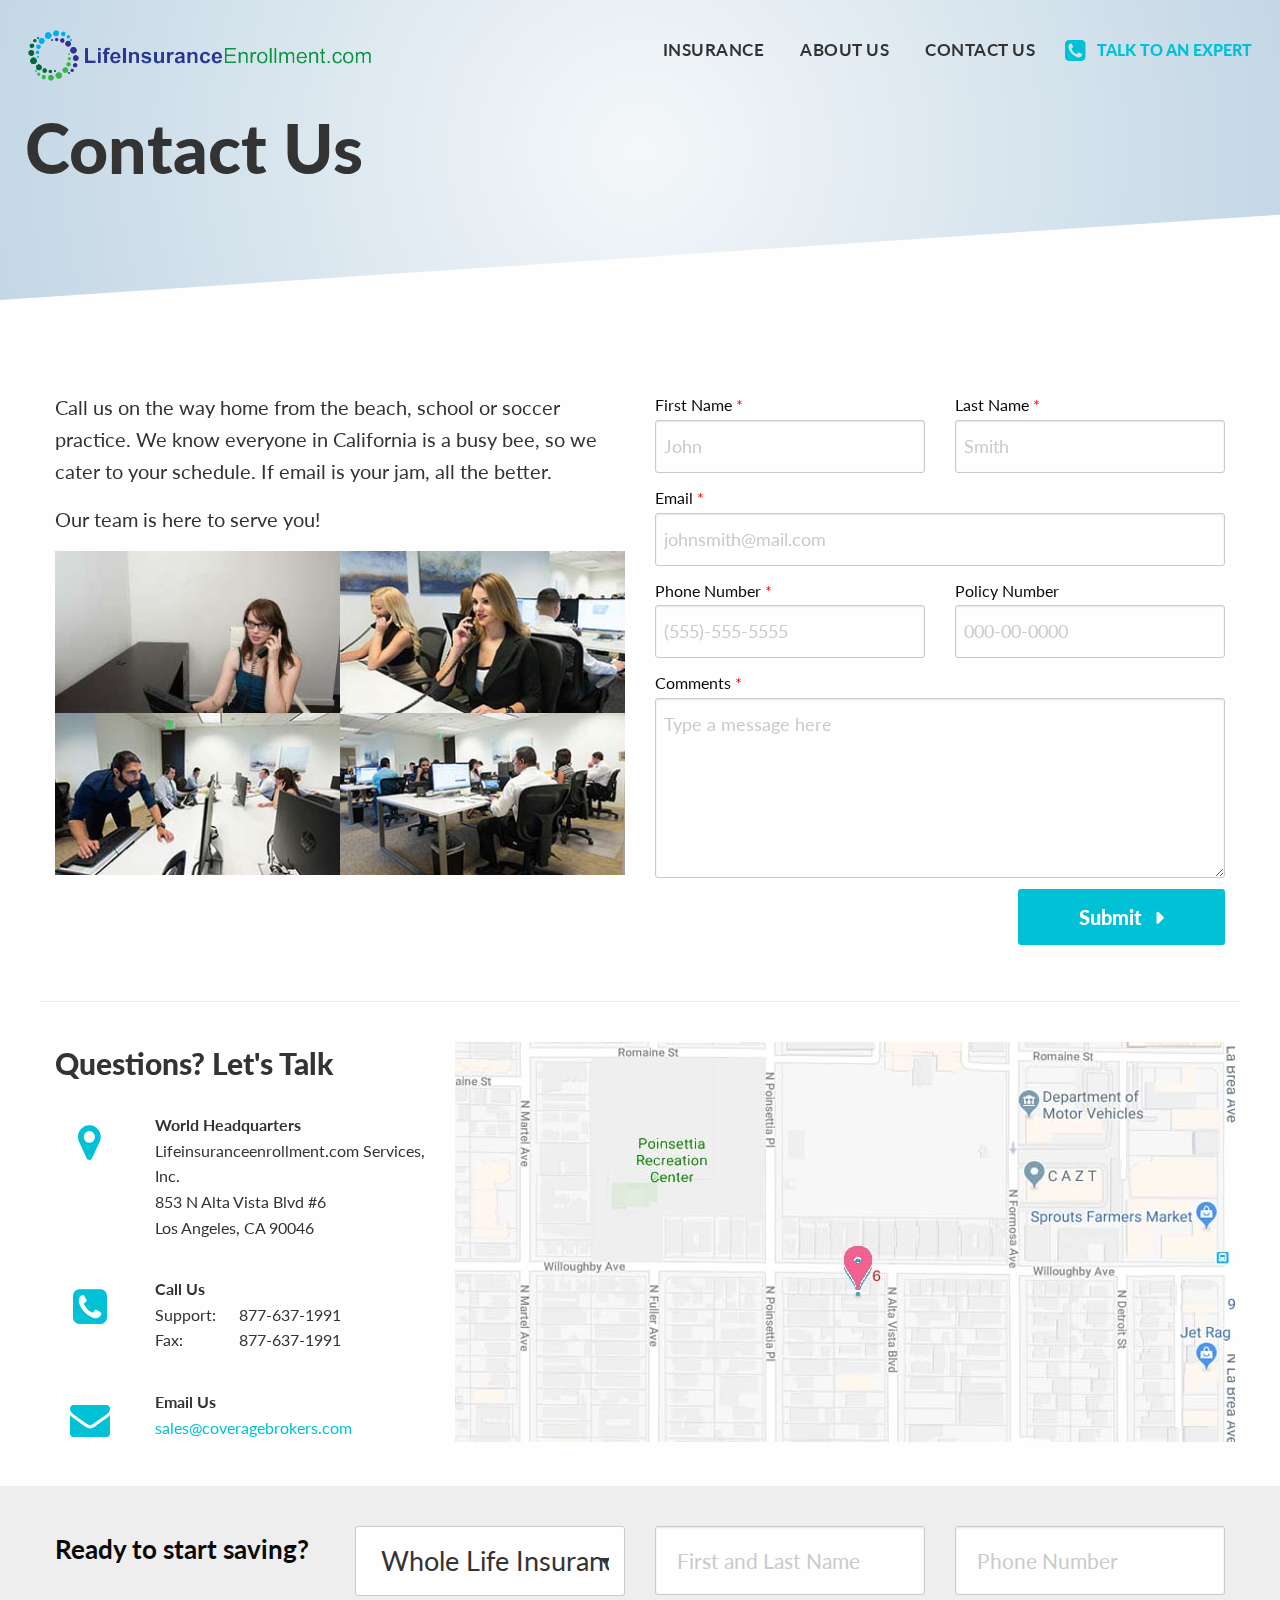
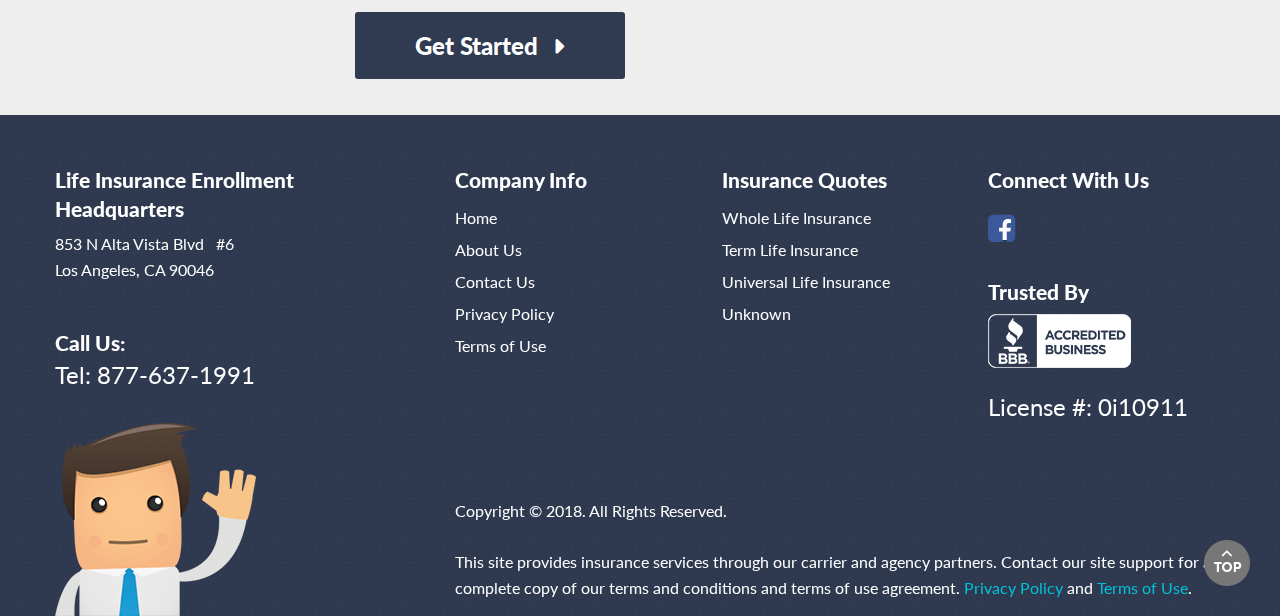
<file: contact-us.html>
<!DOCTYPE html>
<html lang="en">

<meta http-equiv="content-type" content="text/html;charset=utf-8" />
<head>
    <title>Contact Us | Life Insurance Enrollment</title>
    <meta http-equiv="Content-type" content="text/html;charset=UTF-8"/>
    <meta name="description" content="Get the best rates on your home and auto insurance in California. Call today for a free quote!"/>
    <meta name="viewport" content="width=device-width, initial-scale=1, maximum-scale=1, user-scalable=no, minimal-ui">
    <meta name="theme-color" content="#01c1d6" />
    <meta name="mobile-web-app-capable" content="yes">
    <meta name="apple-mobile-web-app-capable" content="yes">

    <link rel="icon" type="image/png" href="Content/assets/images/favicon5e1f.png?v=2">
    <link rel="stylesheet" href="Content/assets/css/app1bce.css?v=6">
    
</head>
<body class="responsive page-body-common">

<!-- Google Tag Manager -->
<noscript>
    <iframe src="http://www.googletagmanager.com/ns.html?id=GTM-PBHSL2" height="0" width="0" style="display:none;visibility:hidden"></iframe>
</noscript>
<script>
(function(w,d,s,l,i){w[l]=w[l]||[];w[l].push(
{'gtm.start': new Date().getTime(),event:'gtm.js'}
);var f=d.getElementsByTagName(s)[0],
j=d.createElement(s),dl=l!='dataLayer'?'&l='+l:'';j.async=true;j.src=
'../www.googletagmanager.com/gtm5445.html?id='+i+dl;f.parentNode.insertBefore(j,f);
})(window,document,'script','dataLayer','GTM-PBHSL2');</script>
<!-- End Google Tag Manager -->
<div class="off-canvas position-left" id="offCanvas" data-off-canvas>
    <button class="close-button" aria-label="Close menu" type="button" data-close>
        <span aria-hidden="true">&times;</span>
    </button>
    <ul class="menu vertical off-canvas-menu">
        <li><a href="index.html">Home</a></li>
        <li><a href="Start/Auto.html">Auto Quotes</a></li>
        <li><a href="Start/Home.html">Home Quotes</a></li>
        <li><a href="Start/Business.html">Business Quotes</a></li>
        <li><a href="about-us.html">About Us</a></li>
        <li><a href="contact-us.html">Contact Us</a></li>
        <li><a href="terms-of-use.html">Terms of Use</a></li>
        <li><a href="privacy-policy.html">Privacy Policy</a></li>
        <li><a href="tel:800-313-8013" class="header-phone"><i class="fa fa-phone-square" aria-hidden="true"></i> Talk to an Expert</a></li>
    </ul>
</div>
<div class="container off-canvas-content" role="document">
    

<header class="header scrollsnap noSnap" data-section-name="start" data-sticky-container>
    <div class="top-bar no-js" data-sticky data-margin-top="0">
        <button class="menu-icon dark hide-for-small-only" type="button" data-toggle="offCanvas"></button>
        <a href="index.html" title="Life Insurance Enrollment" class="header-logo">
            <img src="Content/assets/images/logo.png" alt="Life Insurance Enrollment">
        </a>
        <nav class="header-nav show-for-large">
            <ul class="menu header-nav-menu">
                <li>
                    <a href="index.html">Insurance</a>
                </li>
                <li>
                    <a href="about-us.html">About Us</a>
                </li>
                <li>
                    <a href="contact-us.html">Contact Us</a>
                </li>
                <li class="header-talk">
                    <span class="header-phone"><i class="fa fa-phone-square" aria-hidden="true"></i> Talk to an Expert</span>
                    <div class="header-expert">
                        <p class="header-expert-title">Licensed Agents Available</p>
                        <a href="tel:+18776371991" class="header-expert-num">877-637-1991</a>
                    </div>
                </li>
            </ul>
        </nav>

        <div id="toggle-auto-options">
            <div class="toggle-icon">
                <div id="button-animated">
                    <span class="line"></span>
                    <span class="line"></span>
                    <span class="line"></span>
                </div>
            </div>
            <div class="count-buuble"></div>
        </div>
        <a href="tel:+18776371991" class="header-expert-num hide-for-large phone-additional-button">
            <span class="header-phone">
                <i class="fa fa-phone-square" aria-hidden="true"></i>
            </span>
        </a>
    </div>
</header>
    <div class="content">
        


<div class="header-slanted">
    <h1>Contact Us</h1>
</div>
 
<form action="support.php" method="post"><input name="__RequestVerificationToken" type="hidden" value="ulzJRW5v8DKAmNJMLWF7ff7uwPohvUtHCt_sAOdYkHPy8gXYkxHzCbFtrDv52gpTLC4sqtFHoWoVDVFFKnDrGWnImggmXO3P_6UDWIsL8KA1" />    <div class="content-interior content-slanted">
        <div class="row">
            <div class="small-12 medium-6 column">
                <div class="contact-block">
                    
                    <p class="contact-block-description">Call us on the way home from the beach, school or soccer practice. We know everyone in California is a busy bee, so we cater to your schedule. If email is your jam, all the better.</p>
                    <p class="contact-block-description">Our team is here to serve you!</p>
                    <div class="contact-block-images">
                        <img src="Content/assets/images/contact-image.jpg" alt="Insurance Online team" />
                    </div>
                </div>
            </div>
            <div class="small-12 medium-6 column">
                <div class="contact-block contact-form">
                    

                    <div class="row">
                        <div class="medium-12 large-6 column">
                            <div class="form-field">
                                <label class="form-field-label" for="FirstName">First Name</label>
                                <span class="required">*</span>
                                <input class="form-field-input text-box single-line" data-val="true" data-val-required="First Name is required" id="FirstName" maxlength="50" name="FirstName" placeholder="John" type="text" value="" />
                                <span class="field-validation-valid text-danger" data-valmsg-for="FirstName" data-valmsg-replace="true"></span>
                            </div>
                        </div>
                        <div class="medium-12 large-6 column">
                            <div class="form-field">
                                <label class="form-field-label" for="LastName">Last Name</label>
                                <span class="required">*</span>
                                <input class="form-field-input text-box single-line" data-val="true" data-val-required="Last Name is required" id="LastName" maxlength="50" name="LastName" placeholder="Smith" type="text" value="" />
                                <span class="field-validation-valid text-danger" data-valmsg-for="LastName" data-valmsg-replace="true"></span>
                            </div>
                        </div>
                    </div>
                    <div class="row">
                        <div class="small-12 column">
                            <div class="form-field">
                                <label class="form-field-label" for="Email">Email</label>
                                <span class="required">*</span>
                                <input class="form-field-input text-box single-line" data-val="true" data-val-email="Invalid Email address" data-val-required="Email is required" id="Email" maxlength="100" name="Email" placeholder="johnsmith@mail.com" type="text" value="" />
                                <span class="field-validation-valid text-danger" data-valmsg-for="Email" data-valmsg-replace="true"></span>
                            </div>
                        </div>
                    </div>
                    <div class="row">
                        <div class="medium-12 large-6 column">
                            <div class="form-field">
                                <label class="form-field-label" for="PhoneNumber">Phone Number</label>
                                <span class="required">*</span>
                                <input class="form-field-input phone-field text-box single-line" data-val="true" data-val-required="Phone Number is required" id="PhoneNumber" maxlength="50" name="PhoneNumber" placeholder="(555)-555-5555" type="text" value="" />
                                <span class="field-validation-valid text-danger" data-valmsg-for="PhoneNumber" data-valmsg-replace="true"></span>
                            </div>
                        </div>
                        <div class="medium-12 large-6 column">
                            <div class="form-field">
                                <label class="form-field-label" for="PolicyNumber">Policy Number</label>
                                <input class="form-field-input policy-field text-box single-line" id="PolicyNumber" maxlength="50" name="PolicyNumber" placeholder="000-00-0000" type="text" value="" />
                                <span class="field-validation-valid text-danger" data-valmsg-for="PolicyNumber" data-valmsg-replace="true"></span>
                            </div>
                        </div>
                    </div>
                    <div class="row">
                        <div class="small-12 column">
                            <div class="form-field">
                                <label class="form-field-label" for="Comments">Comments</label>
                                <span class="required">*</span>
                                <textarea class="form-field-input field-message" cols="20" data-val="true" data-val-required="Comments are required" id="Comments" maxlength="250" name="Comments" placeholder="Type a message here" rows="2">
</textarea>
                                <span class="field-validation-valid text-danger" data-valmsg-for="Comments" data-valmsg-replace="true"></span>
                            </div>
                        </div>
                    </div>
                    <div class="row">
                        <div class="small-12 column">
                            <div class="float-right"><input type="submit" name="submit" value="Submit &nbsp; &#xf0da;" class="button contact-form-button" /></div>
                        </div>
                    </div>
                </div>
            </div>
        </div>

        <div class="row">
            <div class="contact-block contact-location">
                <div class="small-12 medium-4 column">
                    <h2>Questions? Let's Talk</h2>
                    <div class="contact-location-item">
                        <div class="row">
                            <div class="small-3 column">
                                <span class="contact-location-item-icon"><i class="fa fa-map-marker" aria-hidden="true"></i></span>
                            </div>
                            <div class="small-9 column">
                                <p class="contact-location-item-text">
                                    <strong>World Headquarters</strong><br>
                                    Lifeinsuranceenrollment.com Services, Inc.<br>
                                    853 N Alta Vista Blvd #6<br>
                                    Los Angeles, CA 90046
                                </p>
                            </div>
                        </div>
                    </div>
                    <div class="contact-location-item phones">
                        <div class="row">
                            <div class="small-3 column">
                                <span class="contact-location-item-icon"><i class="fa fa-phone-square" aria-hidden="true"></i></span>
                            </div>
                            <div class="small-9 column">
                                <p class="contact-location-item-text">
                                    <strong>Call Us</strong><br>
                                   <span class="name">Support:</span> <a href="tel:877-637-1991" title="Call Us" class="link-inherit">877-637-1991</a><br>
                                    <span class="name">Fax:</span> <a href="tel:877-637-1991" title="Fax Us" class="link-inherit">877-637-1991</a>
                                </p>
                            </div>
                        </div>
                    </div>
                    <div class="contact-location-item">
                        <div class="row">
                            <div class="small-3 column">
                                <span class="contact-location-item-icon"><i class="fa fa-envelope" aria-hidden="true"></i></span>
                            </div>
                            <div class="small-9 column">
                                <p class="contact-location-item-text">
                                    <strong>Email Us</strong><br>
                                    <a href="mailto:sales@coveragebrokers.com">sales@coveragebrokers.com</a>
                                </p>
                            </div>
                        </div>
                    </div>
                </div>
                <div class="small-12 medium-8 column">
                    <div class="contact-location-map">
                        <a href="https://www.google.com/maps/place/853+N+Alta+Vista+Blvd+%236,+Los+Angeles,+CA+90046/@34.0868519,-118.3499929,17z/data=!3m1!4b1!4m5!3m4!1s0x80c2bed5c059960d:0x8d98a4ec6116129c!8m2!3d34.0868475!4d-118.3478042" target="_blank" title="View Google Map"><img src="Content/assets/images/contact-map.jpg" alt="Contact Map" /></a>
                        
                    </div>
                </div>
            </div>
        </div>
    </div>
</form><form action="email.php" id="home-form-bottom" method="post">    <script type="text/javascript">
        function ChangeText() {
            var insuranceDropdown = $(".home-insurance").val();
            $('.home-quote-type').text(insuranceDropdown).addClass('visible');
            if (insuranceDropdown == "Whole Life Insurance") {
                $(".header-expert a").attr("href", "tel:+18776371991").text("877-637-1991");
                $(".phone-additional-button").attr("href", "tel:+18776371991");

            } else if (insuranceDropdown == "Term Life Insurance") {
                $(".header-expert a").attr("href", "tel:+18776371991").text("877-637-1991");
                $(".phone-additional-button").attr("href", "tel:+18776371991");

            } else if (insuranceDropdown == "Universal Life Insurance") {
                $(".header-expert a").attr("href", "tel:+18776371991").text("877-637-1991");
                $(".phone-additional-button").attr("href", "tel:+18776371991");
            
			}else if (insuranceDropdown == "Unknown") {
                $(".header-expert a").attr("href", "tel:+18776371991").text("877-637-1991");
                $(".phone-additional-button").attr("href", "tel:+18776371991");
            }
        }
    </script>
    <div class="content-section secondary home-compare scrollsnap noSnap hide-for-small-only" data-section-name="start-saving">
        <div class="row">
            <div class="small-12 large-3 column">
                <label class="home-compare-label">
                    <strong>Ready to start saving?</strong>
                </label>
            </div>
            <div class="small-12 large-9 column">
                <div class="row small-up-1 medium-up-3">
                    <div class="column">
                        <select class="insuranceDropdownBottom" id="SelectedQuoteTypeSecond" name="SelectedQuoteType" onchange="ChangePhone();"><option selected="selected" value="Whole Life Insurance">Whole Life Insurance</option>
							<option value="Term Life Insurance">Term Life Insurance</option>
							<option value="Universal Life Insurance">Universal Life Insurance</option>
							<option value="Unknown">Unknown</option>
						</select>
                    </div>
                    <div class="column">
                        <input class="checkName " id="nameSecond" maxlength="60" name="Name" placeholder="First and Last Name" required="required" type="text" value="" />
                     </div>
					<div class="column">
                        <input class="checkNumber " id="numberSecond" maxlength="15" name="Number" placeholder="Phone Number" required="required" type="text" value="" />
                    </div>
                    <div class="column">
                        <input type="submit" class="button secondary expanded" value="Get Started &nbsp; &#xf0da;" onclick="">
                    </div>
                </div>
            </div>
        </div>
    </div>
</form>

    </div>
    <footer class="footer scrollsnap noSnap" data-section-name="links">
    <div class="row">
        <div class="small-12 medium-4 column">
            <h4 class="footer-menu-header">Life Insurance Enrollment Headquarters</h4>
            <p>
                853 N Alta Vista Blvd &nbsp; #6 <br>
                Los Angeles, CA 90046
            </p>
            <div class="footer-call show-for-medium">
                <h4 class="footer-menu-header">Call Us:</h4>
                <a href="tel:+18776371991" class="footer-call-num">Tel: 877-637-1991</a>
            </div>
            <div class="footer-guy show-for-medium">
                <img src="Content/assets/images/footer-guy-new.png" alt="Insurance guy">
            </div>
        </div>
        <div class="small-12 medium-8 column">
            <div class="row small-up-1 medium-up-3 footer-columns">
                <div class="column">
                    <h4 class="footer-menu-header">Company Info</h4>
                    <ul class="menu vertical footer-menu">
                        <li>
                            <a href="index.html">Home</a>
                        </li>
                        <li>
                            <a href="about-us.html">About Us</a>
                        </li>
                        <li>
                            <a href="contact-us.html">Contact Us</a>
                        </li>
                        <li>
                            <a href="privacy-policy.html">Privacy Policy</a>
                        </li>
                        <li>
                            <a href="terms-of-use.html">Terms of Use</a>
                        </li>
                    </ul>
                </div>
                <div class="column">
                    <h4 class="footer-menu-header">Insurance Quotes</h4>
                    <ul class="menu vertical footer-menu">
                        <li>
                            <a href="Start/Home.html">Whole Life Insurance</a>
                        </li>
                        <li>
                            <a href="Start/Auto.html">Term Life Insurance</a>
                        </li>
                        <li>
                            <a href="Start/Business.html">Universal Life Insurance</a>
                        </li>
						<li>
                            <a href="Start/Unknown.html">Unknown</a>
                        </li>
                    </ul>
                </div>
                <div class="column">
                    <h4 class="footer-menu-header">Connect With Us</h4>
                    <div class="footer-social">
                        <ul class="footer-social-icons menu">
                            <li>
                                <a href="https://www.facebook.com/Lifeinsuranceenrollmentcom-1673924462714602/?modal=admin_todo_tour" class="facebook" target="_blank">
                                    <i class="fa fa-facebook-square" aria-hidden="true"></i>
                                </a>
                            </li>
                        </ul>
                    </div>
                    <div class="footer-call hide-for-medium">
                        <h4 class="footer-menu-header">Call Us:</h4>
                        <a href="tel:+18776371991" class="footer-call-num">Tel: 877-637-1991</a>
                    </div>
                    <div class="footer-section">
                        <h4 class="footer-menu-header">Trusted By</h4>
                        <a href="https://www.bbb.org/sdoc/business-reviews/insurance-auto/insuranceonline-in-newport-beach-ca-172010371" target="_blank">
                            <img src="Content/assets/images/footer-bbb.png" alt="BBB - Accredited Business"/>
                        </a>
                        <p class="footer-license">License #: 0i10911</p>
                    </div>
                </div>
            </div>
            <div class="row">
                <div class="small-12 column">
                    <p class="footer-copyright">
                        <br/>
        Copyright &copy; 2018. All Rights Reserved.
        <br/> <br/>
        This site provides insurance services through our carrier and agency partners. Contact our site support for a complete copy of our terms and conditions and terms of use agreement.
		<a href="privacy-policy.html">Privacy Policy</a> and <a href="terms-of-use.html">Terms of Use</a>.</p>
                    <div class="footer-guy hide-for-medium">
                        <img src="Content/assets/images/footer-guy-new.png" alt="Insurance guy">
                    </div>
                </div>
            </div>
        </div>
    </div>
    <a href="#" class="back-to-top">
        <img src="Content/assets/images/back-to-top.png" alt="^ Top"/>
    </a>

    <script type="text/javascript">
        if (matchMedia('only screen and (min-width: 641px)').matches) {
            (function e() {
                var e = document.createElement("script");
                e.type = "text/javascript", e.async = !0, e.src =
                    "../staticw2.yotpo.com/jnPwW3wuAlUwKutcHLEV4STjoN9tFTwRGZjmpLWb/widget.js";
                var t = document.getElementsByTagName("script")[0];
                t.parentNode.insertBefore(e, t)
            })();
        }
    </script>
</footer>

    
<script type="text/javascript" language="javascript">
    var sf14gv = 26608;
    (function() {
        var sf14g = document.createElement('script'); sf14g.type = 'text/javascript'; sf14g.async = true;
        sf14g.src = ('https:' == document.location.protocol ? 'https://' : 'http://') + 't.sf14g.com/sf14g.js';
        var s = document.getElementsByTagName('script')[0]; s.parentNode.insertBefore(sf14g, s);
    })();
</script>
<script type="text/javascript" src="Content/assets/js/vendor.js"></script>
<script type="text/javascript" src="Content/assets/js/app1bce.js?v=6"></script>
<script>
    latitude = 31.54972;
    longitude =74.34361;
</script>
    
</div>
<div class="show-for-small-only mobile-pseudo-footer">
    <div class="row">
        <div class="column small-4 mobile-links">
            <a href="about-us.html">About Us</a>
        </div>
        <div class="column small-4 mobile-links">
            <a href="contact-us.html">Contact Us</a>
        </div>
        <div class="column small-4 mobile-links">
            <a href="reviews.html">Reviews</a>
        </div>
    </div>
     <p class="footer-copyright-mobile">
        Copyright 2018 Life Insurance Enrollment. All rights reserved. <br/>
        This site provides insurance services through our carrier and agency partners. Contact our site support for a complete copy of our terms and conditions and terms of use agreement.
		<a href="privacy-policy.html">Privacy Policy</a> and <a href="terms-of-use.html">Terms of Use</a>.
    </p>
</div>
<script>
    function doThisGoodSite() {
        var width = jQuery('#image-2').width();
        var height = jQuery('#image-2').height();
        var containerH = jQuery('.mobile-banner ').height();
        var containerW = jQuery('.mobile-banner ').width();
        var phonePos = ((containerW / 2) - ((width * 10) / 100));
        var topPos = containerH - ((height * 95) / 100);
        if (topPos < ((height * 5) / 100)) {
            topPos = ((height * 5) / 100);
        }
        jQuery('#IOISGRAT').css({
            "width": width,
            "height": height
        });
        jQuery('.mobile-banner').css({
            "background-size": height + 30 + "px auto",
            "background-position": "top " + 0 + "px center"
        });
        jQuery('.small-eyes').css({
            "width": ((width * 52.7) / 100),
            "bottom": ((height * 64.375) / 100 + topPos),
            "right": (((width * 23) / 100) + width ),
            "left": "auto"
        });
        jQuery('.small-eyes span').css({
            "width": ((width * 8.36) / 100 + 2),
            "height": ((height * 4.16) / 100 + 2)
        });
        jQuery("#mobileSinglePhone").css({
            "left": phonePos
        });
    }

    jQuery(document).ready(function() {
        doThisGoodSite();
    });
    jQuery(window).resize(function() {
        doThisGoodSite();
    });
    function hasTouch() {
        return 'ontouchstart' in document.documentElement
            || navigator.maxTouchPoints > 0
            || navigator.msMaxTouchPoints > 0;
    }

    if (hasTouch()) { // remove all :hover stylesheets
        try { // prevent exception on browsers not supporting DOM styleSheets properly
            for (var si in document.styleSheets) {
                var styleSheet = document.styleSheets[si];
                if (!styleSheet.rules) continue;

                for (var ri = styleSheet.rules.length - 1; ri >= 0; ri--) {
                    if (!styleSheet.rules[ri].selectorText) continue;

                    if (styleSheet.rules[ri].selectorText.match(':hover')) {
                        styleSheet.deleteRule(ri);
                    }
                }
            }
        } catch (ex) {}
    }
    
</script>
</body>
</html>
</file>
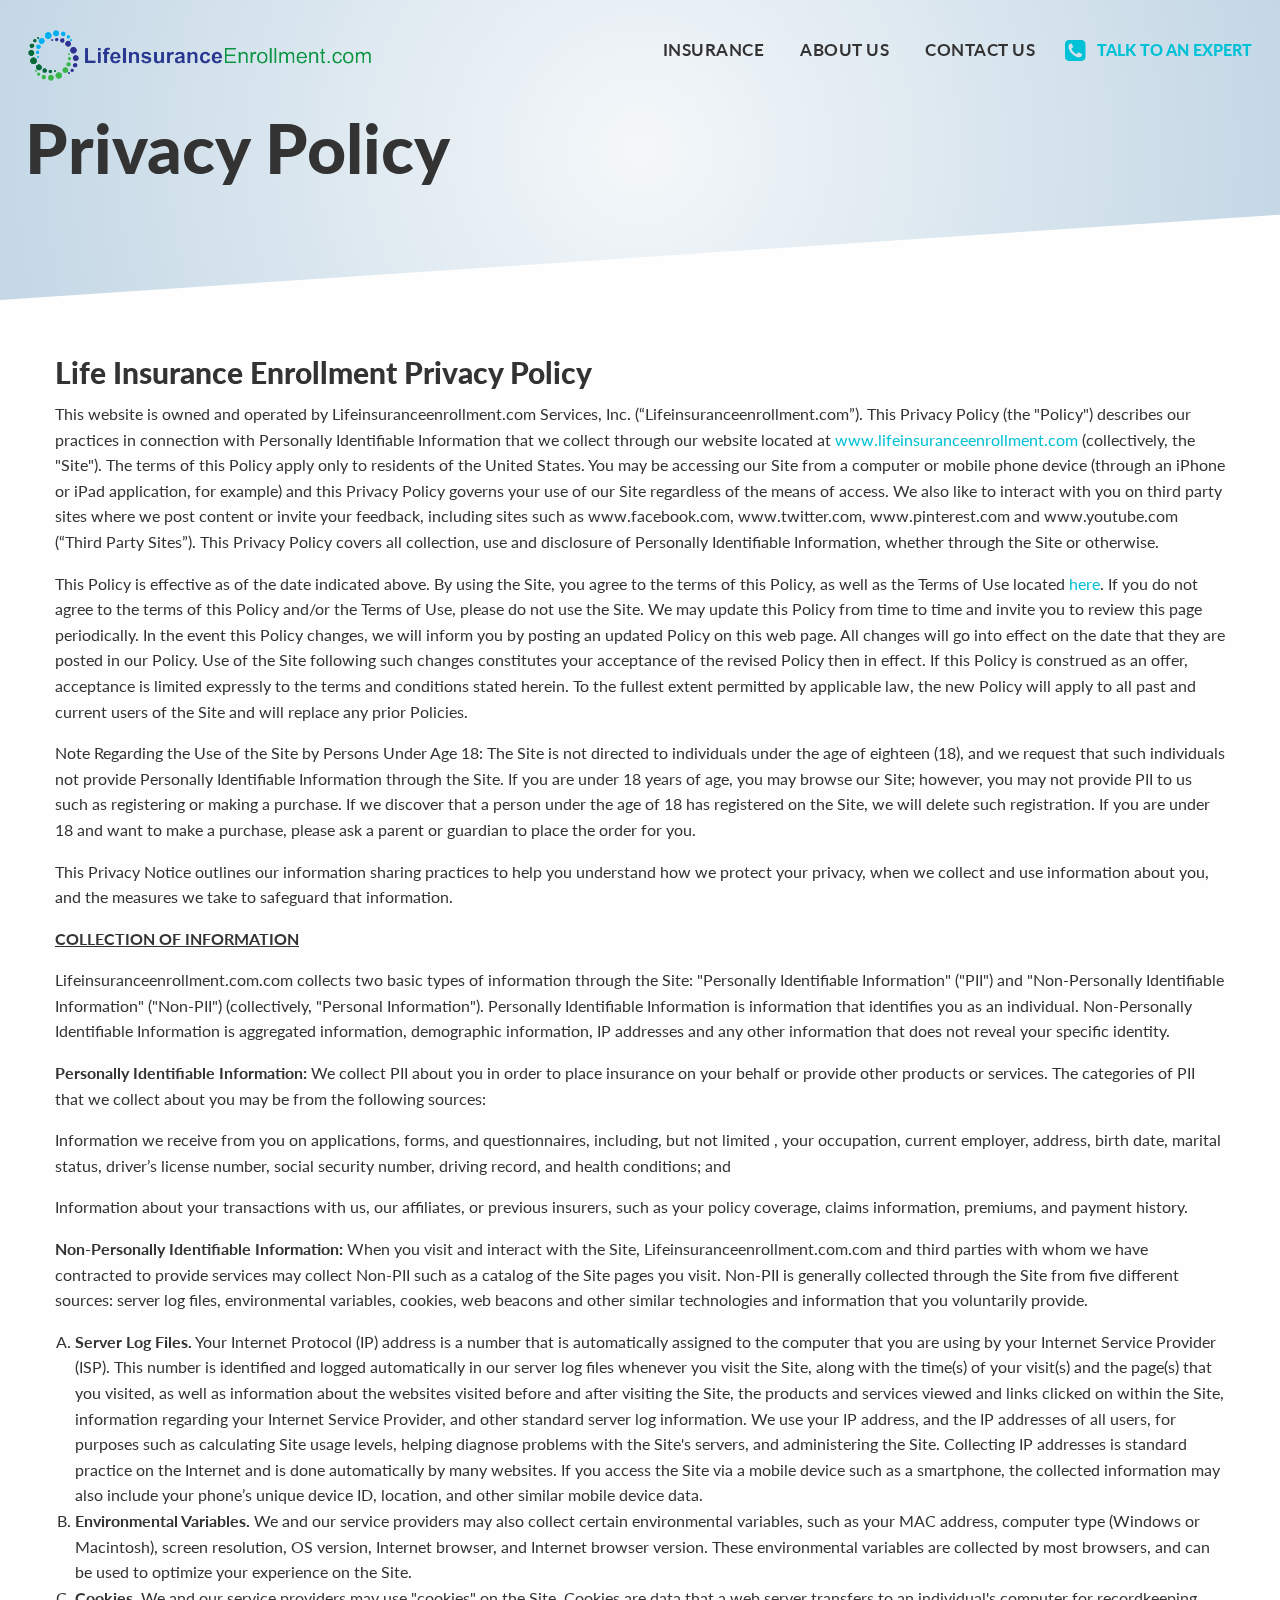
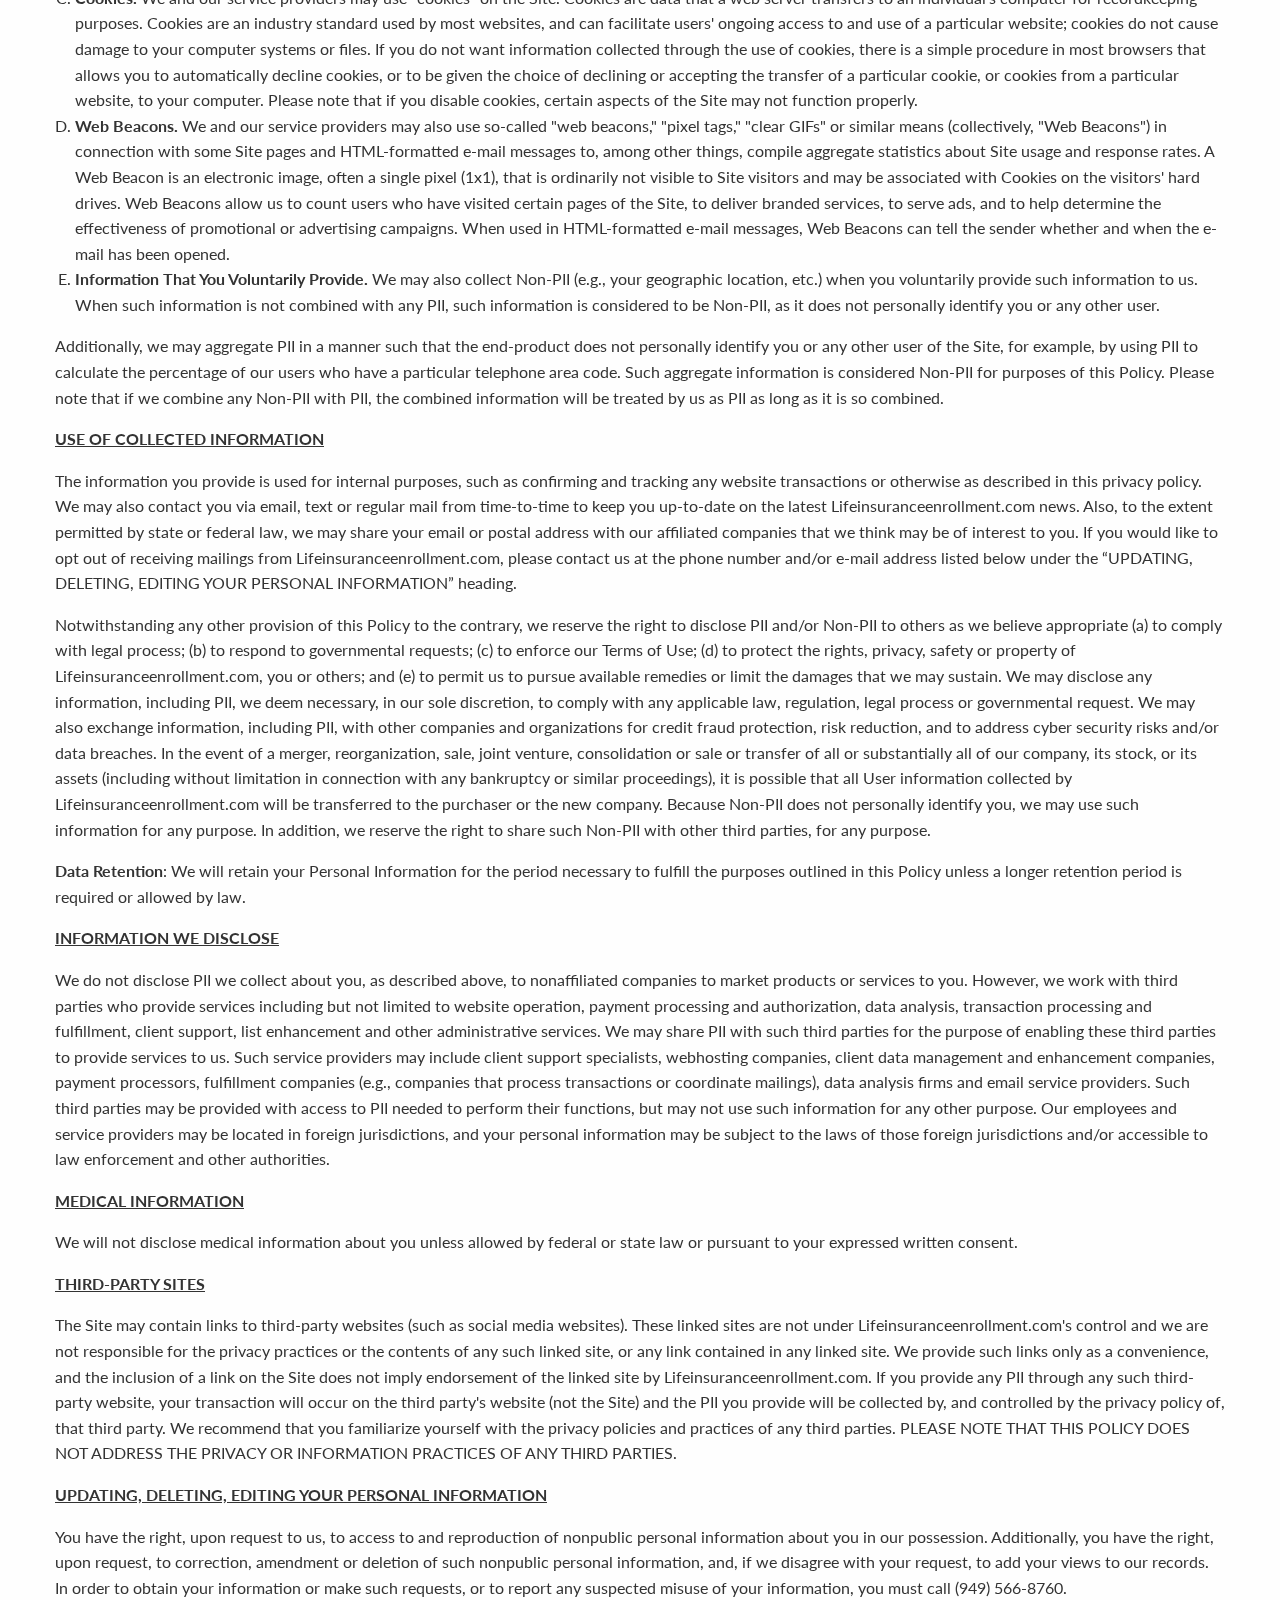
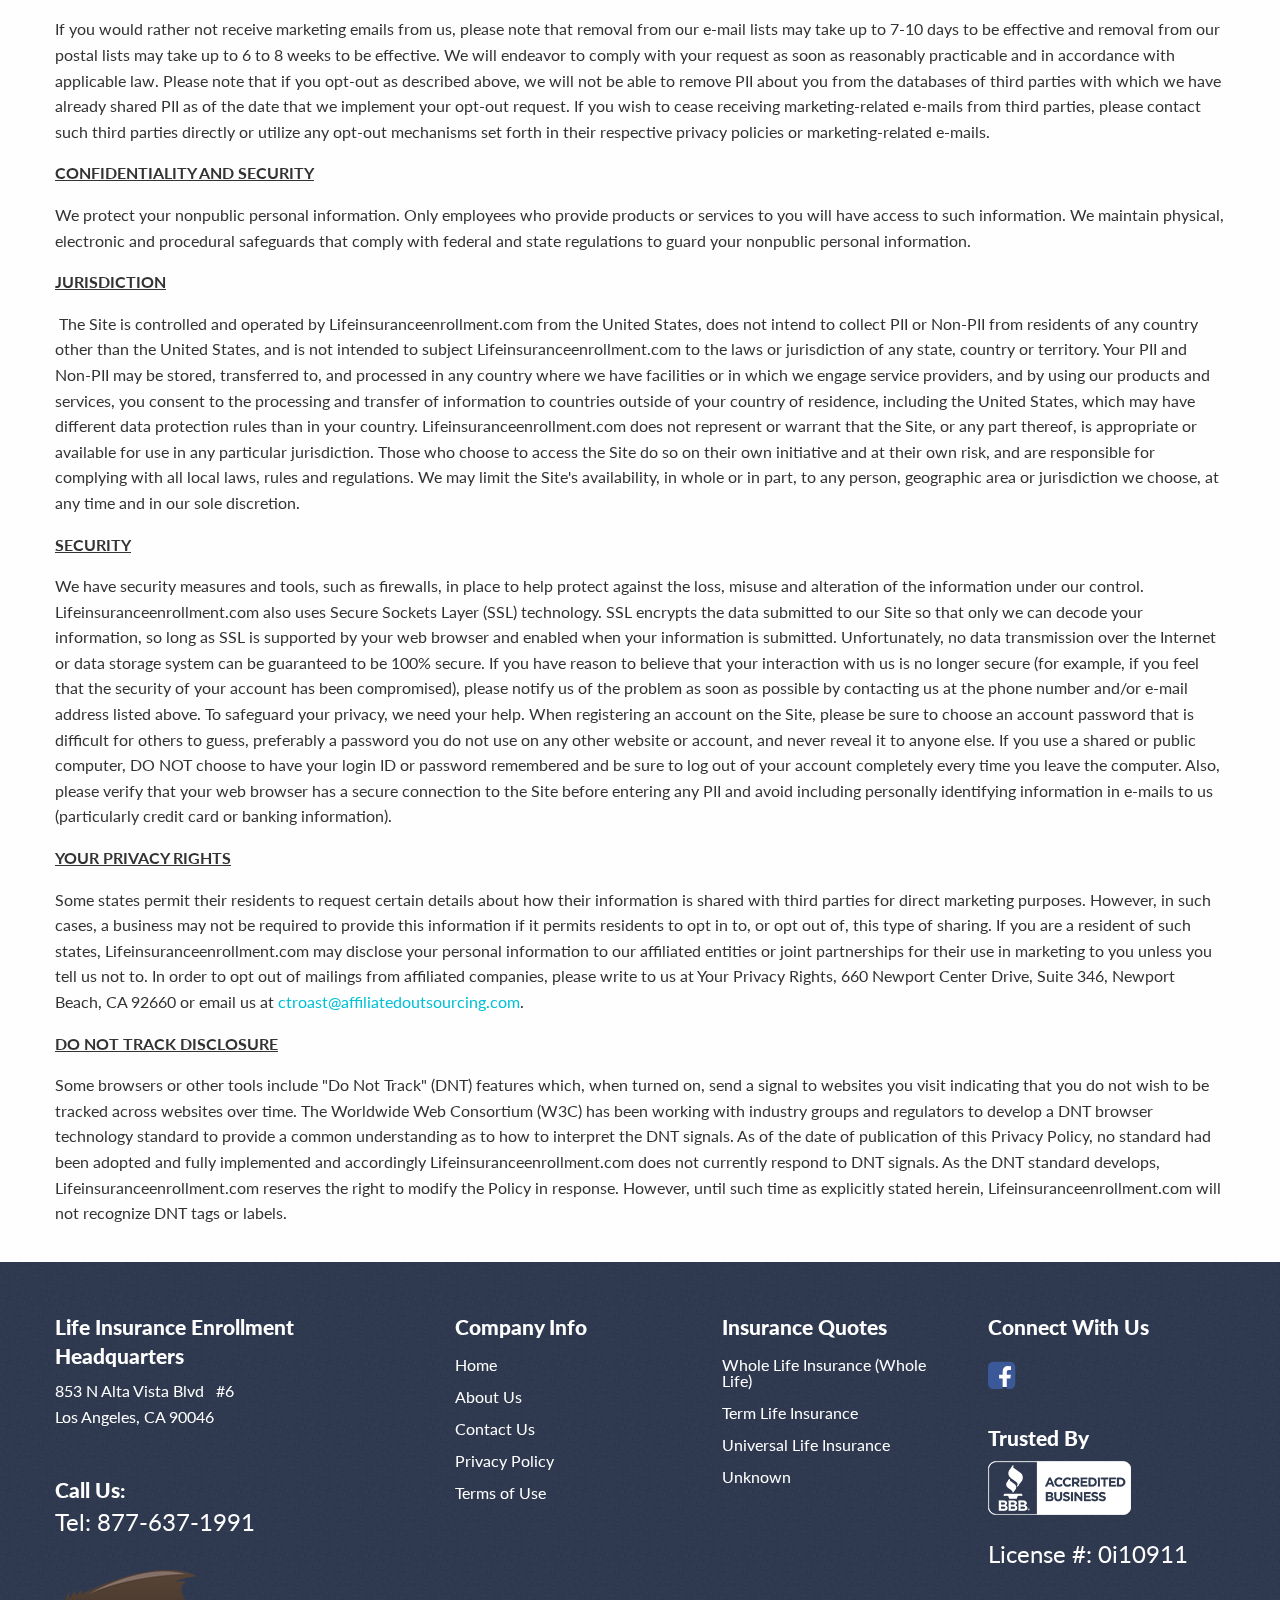
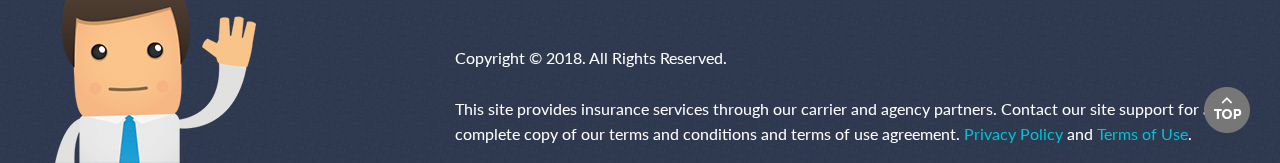
<file: privacy-policy.html>
<!DOCTYPE html>
<html lang="en">

<meta http-equiv="content-type" content="text/html;charset=utf-8" />
<head>
    <title>Privacy Policy | Life Insurance Enrollment</title>
    <meta http-equiv="Content-type" content="text/html;charset=UTF-8"/>
    <meta name="description" content="Get the best rates on your home and auto insurance in California. Call today for a free quote!"/>
    <meta name="viewport" content="width=device-width, initial-scale=1, maximum-scale=1, user-scalable=no, minimal-ui">
    <meta name="theme-color" content="#01c1d6" />
    <meta name="mobile-web-app-capable" content="yes">
    <meta name="apple-mobile-web-app-capable" content="yes">

    <link rel="icon" type="image/png" href="Content/assets/images/favicon5e1f.png?v=2">
    <link rel="stylesheet" href="Content/assets/css/app1bce.css?v=6">
    
</head>
<body class="responsive page-body-common">

<!-- Google Tag Manager -->
<noscript>
    <iframe src="http://www.googletagmanager.com/ns.html?id=GTM-PBHSL2" height="0" width="0" style="display:none;visibility:hidden"></iframe>
</noscript>
<script>
(function(w,d,s,l,i){w[l]=w[l]||[];w[l].push(
{'gtm.start': new Date().getTime(),event:'gtm.js'}
);var f=d.getElementsByTagName(s)[0],
j=d.createElement(s),dl=l!='dataLayer'?'&l='+l:'';j.async=true;j.src=
'../www.googletagmanager.com/gtm5445.html?id='+i+dl;f.parentNode.insertBefore(j,f);
})(window,document,'script','dataLayer','GTM-PBHSL2');</script>
<!-- End Google Tag Manager -->
<div class="off-canvas position-left" id="offCanvas" data-off-canvas>
    <button class="close-button" aria-label="Close menu" type="button" data-close>
        <span aria-hidden="true">&times;</span>
    </button>
    <ul class="menu vertical off-canvas-menu">
        <li><a href="index.html">Home</a></li>
        <li><a href="Start/Auto.html">Auto Quotes</a></li>
        <li><a href="Start/Home.html">Home Quotes</a></li>
        <li><a href="Start/Business.html">Business Quotes</a></li>
        <li><a href="about-us.html">About Us</a></li>
        <li><a href="contact-us.html">Contact Us</a></li>
        <li><a href="terms-of-use.html">Terms of Use</a></li>
        <li><a href="privacy-policy.html">Privacy Policy</a></li>
        <li><a href="tel:800-313-8013" class="header-phone"><i class="fa fa-phone-square" aria-hidden="true"></i> Talk to an Expert</a></li>
    </ul>
</div>
<div class="container off-canvas-content" role="document">
    

<header class="header scrollsnap noSnap" data-section-name="start" data-sticky-container>
    <div class="top-bar no-js" data-sticky data-margin-top="0">
        <button class="menu-icon dark hide-for-small-only" type="button" data-toggle="offCanvas"></button>
        <a href="index.html" title="Life Insurance Enrollment" class="header-logo">
            <img src="Content/assets/images/logo.png" alt="Life Insurance Enrollment">
        </a>
        <nav class="header-nav show-for-large">
            <ul class="menu header-nav-menu">
                <li>
                    <a href="index.html">Insurance</a>
                </li>
                <li>
                    <a href="about-us.html">About Us</a>
                </li>
                <li>
                    <a href="contact-us.html">Contact Us</a>
                </li>
                <li class="header-talk">
                    <span class="header-phone"><i class="fa fa-phone-square" aria-hidden="true"></i> Talk to an Expert</span>
                    <div class="header-expert">
                        <p class="header-expert-title">Licensed Agents Available</p>
                        <a href="tel:+18776371991" class="header-expert-num">877-637-1991</a>
                    </div>
                </li>
            </ul>
        </nav>

        <div id="toggle-auto-options">
            <div class="toggle-icon">
                <div id="button-animated">
                    <span class="line"></span>
                    <span class="line"></span>
                    <span class="line"></span>
                </div>
            </div>
            <div class="count-buuble"></div>
        </div>
        <a href="tel:+18776371991" class="header-expert-num hide-for-large phone-additional-button">
            <span class="header-phone">
                <i class="fa fa-phone-square" aria-hidden="true"></i>
            </span>
        </a>
    </div>
</header>
    <div class="content">
        


<div class="header-slanted">
    <h1>Privacy Policy</h1>
</div>

<div class="content-slanted">
    <div class="row">
        <div class="small-12 column">
            <div class="content">
                <div id="privacy-policy">
                    <h2>Life Insurance Enrollment Privacy Policy</h2>
                    <p>
                        This website is owned and operated by Lifeinsuranceenrollment.com Services, Inc. (&ldquo;Lifeinsuranceenrollment.com&rdquo;). This Privacy Policy (the "Policy") describes our practices in connection with Personally Identifiable Information that we collect through our website located at <a href="index.html">www.lifeinsuranceenrollment.com</a> (collectively, the "Site"). The terms of this Policy apply only to residents of the United States. You may be accessing our Site from a computer or mobile phone device (through an iPhone or iPad application, for example) and this Privacy Policy governs your use of our Site regardless of the means of access. We also like to interact with you on third party sites where we post content or invite your feedback, including sites such as www.facebook.com, www.twitter.com, www.pinterest.com and www.youtube.com (&ldquo;Third Party Sites&rdquo;). This Privacy Policy covers all collection, use and disclosure of Personally Identifiable Information, whether through the Site or otherwise.
                    </p>
                    <p>This Policy is effective as of the date indicated above. By using the Site, you agree to the terms of this Policy, as well as the Terms of Use located <a href="terms-of-use.html">here</a>. If you do not agree to the terms of this Policy and/or the Terms of Use, please do not use the Site. We may update this Policy from time to time and invite you to review this page periodically. In the event this Policy changes, we will inform you by posting an updated Policy on this web page. All changes will go into effect on the date that they are posted in our Policy. Use of the Site following such changes constitutes your acceptance of the revised Policy then in effect. If this Policy is construed as an offer, acceptance is limited expressly to the terms and conditions stated herein. To the fullest extent permitted by applicable law, the new Policy will apply to all past and current users of the Site and will replace any prior Policies.</p>
                    <p>Note Regarding the Use of the Site by Persons Under Age 18: The Site is not directed to individuals under the age of eighteen (18), and we request that such individuals not provide Personally Identifiable Information through the Site. If you are under 18 years of age, you may browse our Site; however, you may not provide PII to us such as registering or making a purchase. If we discover that a person under the age of 18 has registered on the Site, we will delete such registration. If you are under 18 and want to make a purchase, please ask a parent or guardian to place the order for you.</p>
                    <p>This Privacy Notice outlines our information sharing practices to help you understand how we protect your privacy, when we collect and use information about you, and the measures we take to safeguard that information.</p>
                    <p>
                        <strong>
                            <u>COLLECTION OF INFORMATION</u>
                        </strong>
                    </p>
                    <p>Lifeinsuranceenrollment.com.com collects two basic types of information through the Site: "Personally Identifiable Information" ("PII") and "Non-Personally Identifiable Information" ("Non-PII") (collectively, "Personal Information"). Personally Identifiable Information is information that identifies you as an individual. Non-Personally Identifiable Information is aggregated information, demographic information, IP addresses and any other information that does not reveal your specific identity.</p>
                    <p>
                        <strong>Personally Identifiable Information: </strong>We collect PII about you in order to place insurance on your behalf or provide other products or services. The categories of PII that we collect about you may be from the following sources:
                    </p>
                    <p>Information we receive from you on applications, forms, and questionnaires, including, but not limited , your occupation, current employer, address, birth date, marital status, driver&rsquo;s license number, social security number, driving record, and health conditions; and</p>
                    <p>Information about your transactions with us, our affiliates, or previous insurers, such as your policy coverage, claims information, premiums, and payment history.</p>
                    <p>
                        <strong>Non-Personally Identifiable Information: </strong>When you visit and interact with the Site, Lifeinsuranceenrollment.com.com and third parties with whom we have contracted to provide services may collect Non-PII such as a catalog of the Site pages you visit. Non-PII is generally collected through the Site from five different sources: server log files, environmental variables, cookies, web beacons and other similar technologies and information that you voluntarily provide.
                    </p>
                    <ol type="A">
                        <li><strong> Server Log Files.</strong> Your Internet Protocol (IP) address is a number that is automatically assigned to the computer that you are using by your Internet Service Provider (ISP). This number is identified and logged automatically in our server log files whenever you visit the Site, along with the time(s) of your visit(s) and the page(s) that you visited, as well as information about the websites visited before and after visiting the Site, the products and services viewed and links clicked on within the Site, information regarding your Internet Service Provider, and other standard server log information. We use your IP address, and the IP addresses of all users, for purposes such as calculating Site usage levels, helping diagnose problems with the Site's servers, and administering the Site. Collecting IP addresses is standard practice on the Internet and is done automatically by many websites. If you access the Site via a mobile device such as a smartphone, the collected information may also include your phone&rsquo;s unique device ID, location, and other similar mobile device data.</li>
                        <li><strong> Environmental Variables.</strong> We and our service providers may also collect certain environmental variables, such as your MAC address, computer type (Windows or Macintosh), screen resolution, OS version, Internet browser, and Internet browser version. These environmental variables are collected by most browsers, and can be used to optimize your experience on the Site.</li>
                        <li><strong> Cookies. </strong>We and our service providers may use "cookies" on the Site. Cookies are data that a web server transfers to an individual's computer for recordkeeping purposes. Cookies are an industry standard used by most websites, and can facilitate users' ongoing access to and use of a particular website; cookies do not cause damage to your computer systems or files. If you do not want information collected through the use of cookies, there is a simple procedure in most browsers that allows you to automatically decline cookies, or to be given the choice of declining or accepting the transfer of a particular cookie, or cookies from a particular website, to your computer. Please note that if you disable cookies, certain aspects of the Site may not function properly.</li>
                        <li><strong> Web Beacons.</strong> We and our service providers may also use so-called "web beacons," "pixel tags," "clear GIFs" or similar means (collectively, "Web Beacons") in connection with some Site pages and HTML-formatted e-mail messages to, among other things, compile aggregate statistics about Site usage and response rates. A Web Beacon is an electronic image, often a single pixel (1x1), that is ordinarily not visible to Site visitors and may be associated with Cookies on the visitors' hard drives. Web Beacons allow us to count users who have visited certain pages of the Site, to deliver branded services, to serve ads, and to help determine the effectiveness of promotional or advertising campaigns. When used in HTML-formatted e-mail messages, Web Beacons can tell the sender whether and when the e-mail has been opened.</li>
                        <li><strong> Information That You Voluntarily Provide.</strong> We may also collect Non-PII (e.g., your geographic location, etc.) when you voluntarily provide such information to us. When such information is not combined with any PII, such information is considered to be Non-PII, as it does not personally identify you or any other user.</li>
                    </ol>
                    <p>Additionally, we may aggregate PII in a manner such that the end-product does not personally identify you or any other user of the Site, for example, by using PII to calculate the percentage of our users who have a particular telephone area code. Such aggregate information is considered Non-PII for purposes of this Policy. Please note that if we combine any Non-PII with PII, the combined information will be treated by us as PII as long as it is so combined.</p>
                    <p>
                        <strong>
                            <u>USE OF COLLECTED INFORMATION</u>
                        </strong>
                    </p>
                    <p>The information you provide is used for internal purposes, such as confirming and tracking any website transactions or otherwise as described in this privacy policy. We may also contact you via email, text or regular mail from time-to-time to keep you up-to-date on the latest Lifeinsuranceenrollment.com news. Also, to the extent permitted by state or federal law, we may share your email or postal address with our affiliated companies that we think may be of interest to you. If you would like to opt out of receiving mailings from Lifeinsuranceenrollment.com, please contact us at the phone number and/or e-mail address listed below under the &ldquo;UPDATING, DELETING, EDITING YOUR PERSONAL INFORMATION&rdquo; heading.</p>
                    <p>Notwithstanding any other provision of this Policy to the contrary, we reserve the right to disclose PII and/or Non-PII to others as we believe appropriate (a) to comply with legal process; (b) to respond to governmental requests; (c) to enforce our Terms of Use; (d) to protect the rights, privacy, safety or property of Lifeinsuranceenrollment.com, you or others; and (e) to permit us to pursue available remedies or limit the damages that we may sustain. We may disclose any information, including PII, we deem necessary, in our sole discretion, to comply with any applicable law, regulation, legal process or governmental request. We may also exchange information, including PII, with other companies and organizations for credit fraud protection, risk reduction, and to address cyber security risks and/or data breaches. In the event of a merger, reorganization, sale, joint venture, consolidation or sale or transfer of all or substantially all of our company, its stock, or its assets (including without limitation in connection with any bankruptcy or similar proceedings), it is possible that all User information collected by Lifeinsuranceenrollment.com will be transferred to the purchaser or the new company. Because Non-PII does not personally identify you, we may use such information for any purpose. In addition, we reserve the right to share such Non-PII with other third parties, for any purpose.</p>
                    <p>
                        <strong>Data Retention</strong>: We will retain your Personal Information for the period necessary to fulfill the purposes outlined in this Policy unless a longer retention period is required or allowed by law.
                    </p>
                    <p>
                        <strong>
                            <u>INFORMATION WE DISCLOSE</u>
                        </strong>
                    </p>
                    <p>We do not disclose PII we collect about you, as described above, to nonaffiliated companies to market products or services to you. However, we work with third parties who provide services including but not limited to website operation, payment processing and authorization, data analysis, transaction processing and fulfillment, client support, list enhancement and other administrative services. We may share PII with such third parties for the purpose of enabling these third parties to provide services to us. Such service providers may include client support specialists, webhosting companies, client data management and enhancement companies, payment processors, fulfillment companies (e.g., companies that process transactions or coordinate mailings), data analysis firms and email service providers. Such third parties may be provided with access to PII needed to perform their functions, but may not use such information for any other purpose. Our employees and service providers may be located in foreign jurisdictions, and your personal information may be subject to the laws of those foreign jurisdictions and/or accessible to law enforcement and other authorities.</p>
                    <p>
                        <strong>
                            <u>MEDICAL INFORMATION</u>
                        </strong>
                    </p>
                    <p>We will not disclose medical information about you unless allowed by federal or state law or pursuant to your expressed written consent.</p>
                    <p>
                        <strong>
                            <u>THIRD-PARTY SITES </u>
                        </strong>
                    </p>
                    <p>The Site may contain links to third-party websites (such as social media websites). These linked sites are not under Lifeinsuranceenrollment.com's control and we are not responsible for the privacy practices or the contents of any such linked site, or any link contained in any linked site. We provide such links only as a convenience, and the inclusion of a link on the Site does not imply endorsement of the linked site by Lifeinsuranceenrollment.com. If you provide any PII through any such third-party website, your transaction will occur on the third party's website (not the Site) and the PII you provide will be collected by, and controlled by the privacy policy of, that third party. We recommend that you familiarize yourself with the privacy policies and practices of any third parties. PLEASE NOTE THAT THIS POLICY DOES NOT ADDRESS THE PRIVACY OR INFORMATION PRACTICES OF ANY THIRD PARTIES.</p>
                    <p>
                        <strong>
                            <u>UPDATING, DELETING, EDITING YOUR PERSONAL INFORMATION </u>
                        </strong>
                    </p>
                    <p>You have the right, upon request to us, to access to and reproduction of nonpublic personal information about you in our possession. Additionally, you have the right, upon request, to correction, amendment or deletion of such nonpublic personal information, and, if we disagree with your request, to add your views to our records. In order to obtain your information or make such requests, or to report any suspected misuse of your information, you must call (949) 566-8760.</p>
                    <p>If you would rather not receive marketing emails from us, please note that removal from our e-mail lists may take up to 7-10 days to be effective and removal from our postal lists may take up to 6 to 8 weeks to be effective. We will endeavor to comply with your request as soon as reasonably practicable and in accordance with applicable law. Please note that if you opt-out as described above, we will not be able to remove PII about you from the databases of third parties with which we have already shared PII as of the date that we implement your opt-out request. If you wish to cease receiving marketing-related e-mails from third parties, please contact such third parties directly or utilize any opt-out mechanisms set forth in their respective privacy policies or marketing-related e-mails.</p>
                    <p>
                        <strong>
                            <u>CONFIDENTIALITY AND SECURITY</u>
                        </strong>
                    </p>
                    <p>We protect your nonpublic personal information. Only employees who provide products or services to you will have access to such information. We maintain physical, electronic and procedural safeguards that comply with federal and state regulations to guard your nonpublic personal information.</p>
                    <p>
                        <strong>
                            <u>JURISDICTION</u>
                        </strong>
                    </p>
                    <p>&nbsp;The Site is controlled and operated by Lifeinsuranceenrollment.com from the United States, does not intend to collect PII or Non-PII from residents of any country other than the United States, and is not intended to subject Lifeinsuranceenrollment.com to the laws or jurisdiction of any state, country or territory. Your PII and Non-PII may be stored, transferred to, and processed in any country where we have facilities or in which we engage service providers, and by using our products and services, you consent to the processing and transfer of information to countries outside of your country of residence, including the United States, which may have different data protection rules than in your country. Lifeinsuranceenrollment.com does not represent or warrant that the Site, or any part thereof, is appropriate or available for use in any particular jurisdiction. Those who choose to access the Site do so on their own initiative and at their own risk, and are responsible for complying with all local laws, rules and regulations. We may limit the Site's availability, in whole or in part, to any person, geographic area or jurisdiction we choose, at any time and in our sole discretion.</p>
                    <p>
                        <strong>
                            <u>SECURITY</u>
                        </strong>
                    </p>
                    <p>We have security measures and tools, such as firewalls, in place to help protect against the loss, misuse and alteration of the information under our control. Lifeinsuranceenrollment.com also uses Secure Sockets Layer (SSL) technology. SSL encrypts the data submitted to our Site so that only we can decode your information, so long as SSL is supported by your web browser and enabled when your information is submitted. Unfortunately, no data transmission over the Internet or data storage system can be guaranteed to be 100% secure. If you have reason to believe that your interaction with us is no longer secure (for example, if you feel that the security of your account has been compromised), please notify us of the problem as soon as possible by contacting us at the phone number and/or e-mail address listed above. To safeguard your privacy, we need your help. When registering an account on the Site, please be sure to choose an account password that is difficult for others to guess, preferably a password you do not use on any other website or account, and never reveal it to anyone else. If you use a shared or public computer, DO NOT choose to have your login ID or password remembered and be sure to log out of your account completely every time you leave the computer. Also, please verify that your web browser has a secure connection to the Site before entering any PII and avoid including personally identifying information in e-mails to us (particularly credit card or banking information).</p>
                    <p>
                        <strong>
                            <u>YOUR PRIVACY RIGHTS</u>
                        </strong>
                    </p>
                    <p>
                        Some states permit their residents to request certain details about how their information is shared with third parties for direct marketing purposes. However, in such cases, a business may not be required to provide this information if it permits residents to opt in to, or opt out of, this type of sharing. If you are a resident of such states, Lifeinsuranceenrollment.com may disclose your personal information to our affiliated entities or joint partnerships for their use in marketing to you unless you tell us not to. In order to opt out of mailings from affiliated companies, please write to us at Your Privacy Rights, 660 Newport Center Drive, Suite 346, Newport Beach, CA 92660 or email us at <a href="mailto:ctroast@affiliatedoutsourcing.com">ctroast@affiliatedoutsourcing.com</a>.
                    </p>
                    <p>
                        <strong>
                            <u>DO NOT TRACK DISCLOSURE</u>
                        </strong>
                    </p>
                    <p>Some browsers or other tools include "Do Not Track" (DNT) features which, when turned on, send a signal to websites you visit indicating that you do not wish to be tracked across websites over time. The Worldwide Web Consortium (W3C) has been working with industry groups and regulators to develop a DNT browser technology standard to provide a common understanding as to how to interpret the DNT signals. As of the date of publication of this Privacy Policy, no standard had been adopted and fully implemented and accordingly Lifeinsuranceenrollment.com does not currently respond to DNT signals. As the DNT standard develops, Lifeinsuranceenrollment.com reserves the right to modify the Policy in response. However, until such time as explicitly stated herein, Lifeinsuranceenrollment.com will not recognize DNT tags or labels.</p>
                </div>
            </div>
        </div>
    </div>
</div>
    </div>
   <footer class="footer scrollsnap noSnap" data-section-name="links">
    <div class="row">
        <div class="small-12 medium-4 column">
            <h4 class="footer-menu-header">Life Insurance Enrollment Headquarters</h4>
            <p>
                853 N Alta Vista Blvd &nbsp; #6 <br>
                Los Angeles, CA 90046
            </p>
            <div class="footer-call show-for-medium">
                <h4 class="footer-menu-header">Call Us:</h4>
                <a href="tel:+18776371991" class="footer-call-num">Tel: 877-637-1991</a>
            </div>
            <div class="footer-guy show-for-medium">
                <img src="Content/assets/images/footer-guy-new.png" alt="Insurance guy">
            </div>
        </div>
        <div class="small-12 medium-8 column">
            <div class="row small-up-1 medium-up-3 footer-columns">
                <div class="column">
                    <h4 class="footer-menu-header">Company Info</h4>
                    <ul class="menu vertical footer-menu">
                        <li>
                            <a href="index.html">Home</a>
                        </li>
                        <li>
                            <a href="about-us.html">About Us</a>
                        </li>
                        <li>
                            <a href="contact-us.html">Contact Us</a>
                        </li>
                        <li>
                            <a href="privacy-policy.html">Privacy Policy</a>
                        </li>
                        <li>
                            <a href="terms-of-use.html">Terms of Use</a>
                        </li>
                    </ul>
                </div>
                <div class="column">
                    <h4 class="footer-menu-header">Insurance Quotes</h4>
                    <ul class="menu vertical footer-menu">
                        <li>
                            <a href="Start/Home.html">Whole Life Insurance (Whole Life)</a>
                        </li>
                        <li>
                            <a href="Start/Auto.html">Term Life Insurance</a>
                        </li>
                        <li>
                            <a href="Start/Business.html">Universal Life Insurance</a>
                        </li>
						<li>
                            <a href="Start/Unknown.html">Unknown</a>
                        </li>
                    </ul>
                </div>
                <div class="column">
                    <h4 class="footer-menu-header">Connect With Us</h4>
                    <div class="footer-social">
                        <ul class="footer-social-icons menu">
                            <li>
                                <a href="https://www.facebook.com/Lifeinsuranceenrollmentcom-1673924462714602/?modal=admin_todo_tour" class="facebook" target="_blank">
                                    <i class="fa fa-facebook-square" aria-hidden="true"></i>
                                </a>
                            </li>
                        </ul>
                    </div>
                    <div class="footer-call hide-for-medium">
                        <h4 class="footer-menu-header">Call Us:</h4>
                        <a href="tel:+18776371991" class="footer-call-num">Tel: 877-637-1991</a>
                    </div>
                    <div class="footer-section">
                        <h4 class="footer-menu-header">Trusted By</h4>
                        <a href="https://www.bbb.org/sdoc/business-reviews/insurance-auto/insuranceonline-in-newport-beach-ca-172010371" target="_blank">
                            <img src="Content/assets/images/footer-bbb.png" alt="BBB - Accredited Business"/>
                        </a>
                        <p class="footer-license">License #: 0i10911</p>
                    </div>
                </div>
            </div>
            <div class="row">
                <div class="small-12 column">
                    <p class="footer-copyright">
                        <br/>
        Copyright &copy; 2018. All Rights Reserved.
        <br/> <br/>
        This site provides insurance services through our carrier and agency partners. Contact our site support for a complete copy of our terms and conditions and terms of use agreement.
		<a href="privacy-policy.html">Privacy Policy</a> and <a href="terms-of-use.html">Terms of Use</a>.</p>
                    <div class="footer-guy hide-for-medium">
                        <img src="Content/assets/images/footer-guy-new.png" alt="Insurance guy">
                    </div>
                </div>
            </div>
        </div>
    </div>
    <a href="#" class="back-to-top">
        <img src="Content/assets/images/back-to-top.png" alt="^ Top"/>
    </a>

    <script type="text/javascript">
        if (matchMedia('only screen and (min-width: 641px)').matches) {
            (function e() {
                var e = document.createElement("script");
                e.type = "text/javascript", e.async = !0, e.src =
                    "../staticw2.yotpo.com/jnPwW3wuAlUwKutcHLEV4STjoN9tFTwRGZjmpLWb/widget.js";
                var t = document.getElementsByTagName("script")[0];
                t.parentNode.insertBefore(e, t)
            })();
        }
    </script>
</footer>
     
<script type="text/javascript" language="javascript">
    var sf14gv = 26608;
    (function() {
        var sf14g = document.createElement('script'); sf14g.type = 'text/javascript'; sf14g.async = true;
        sf14g.src = ('https:' == document.location.protocol ? 'https://' : 'http://') + 't.sf14g.com/sf14g.js';
        var s = document.getElementsByTagName('script')[0]; s.parentNode.insertBefore(sf14g, s);
    })();
</script>
<script type="text/javascript" src="Content/assets/js/vendor.js"></script>
<script type="text/javascript" src="Content/assets/js/app1bce.js?v=6"></script>
<script>
    latitude = 31.54972;
    longitude =74.34361;
</script>
    
</div>
<div class="show-for-small-only mobile-pseudo-footer">
    <div class="row">
        <div class="column small-4 mobile-links">
            <a href="about-us.html">About Us</a>
        </div>
        <div class="column small-4 mobile-links">
            <a href="contact-us.html">Contact Us</a>
        </div>
        <div class="column small-4 mobile-links">
            <a href="reviews.html">Reviews</a>
        </div>
    </div>
    <p class="footer-copyright-mobile">
        Copyright 2018 Life Insurance Enrollment. All rights reserved. <br/>
        This site provides insurance services through our carrier and agency partners. Contact our site support for a complete copy of our terms and conditions and terms of use agreement.
		<a href="privacy-policy.html">Privacy Policy</a> and <a href="terms-of-use.html">Terms of Use</a>.
    </p>
</div>
<script>
    function doThisGoodSite() {
        var width = jQuery('#image-2').width();
        var height = jQuery('#image-2').height();
        var containerH = jQuery('.mobile-banner ').height();
        var containerW = jQuery('.mobile-banner ').width();
        var phonePos = ((containerW / 2) - ((width * 10) / 100));
        var topPos = containerH - ((height * 95) / 100);
        if (topPos < ((height * 5) / 100)) {
            topPos = ((height * 5) / 100);
        }
        jQuery('#IOISGRAT').css({
            "width": width,
            "height": height
        });
        jQuery('.mobile-banner').css({
            "background-size": height + 30 + "px auto",
            "background-position": "top " + 0 + "px center"
        });
        jQuery('.small-eyes').css({
            "width": ((width * 52.7) / 100),
            "bottom": ((height * 64.375) / 100 + topPos),
            "right": (((width * 23) / 100) + width ),
            "left": "auto"
        });
        jQuery('.small-eyes span').css({
            "width": ((width * 8.36) / 100 + 2),
            "height": ((height * 4.16) / 100 + 2)
        });
        jQuery("#mobileSinglePhone").css({
            "left": phonePos
        });
    }

    jQuery(document).ready(function() {
        doThisGoodSite();
    });
    jQuery(window).resize(function() {
        doThisGoodSite();
    });
    function hasTouch() {
        return 'ontouchstart' in document.documentElement
            || navigator.maxTouchPoints > 0
            || navigator.msMaxTouchPoints > 0;
    }

    if (hasTouch()) { // remove all :hover stylesheets
        try { // prevent exception on browsers not supporting DOM styleSheets properly
            for (var si in document.styleSheets) {
                var styleSheet = document.styleSheets[si];
                if (!styleSheet.rules) continue;

                for (var ri = styleSheet.rules.length - 1; ri >= 0; ri--) {
                    if (!styleSheet.rules[ri].selectorText) continue;

                    if (styleSheet.rules[ri].selectorText.match(':hover')) {
                        styleSheet.deleteRule(ri);
                    }
                }
            }
        } catch (ex) {}
    }
    
</script>
</body>

</html>
</file>
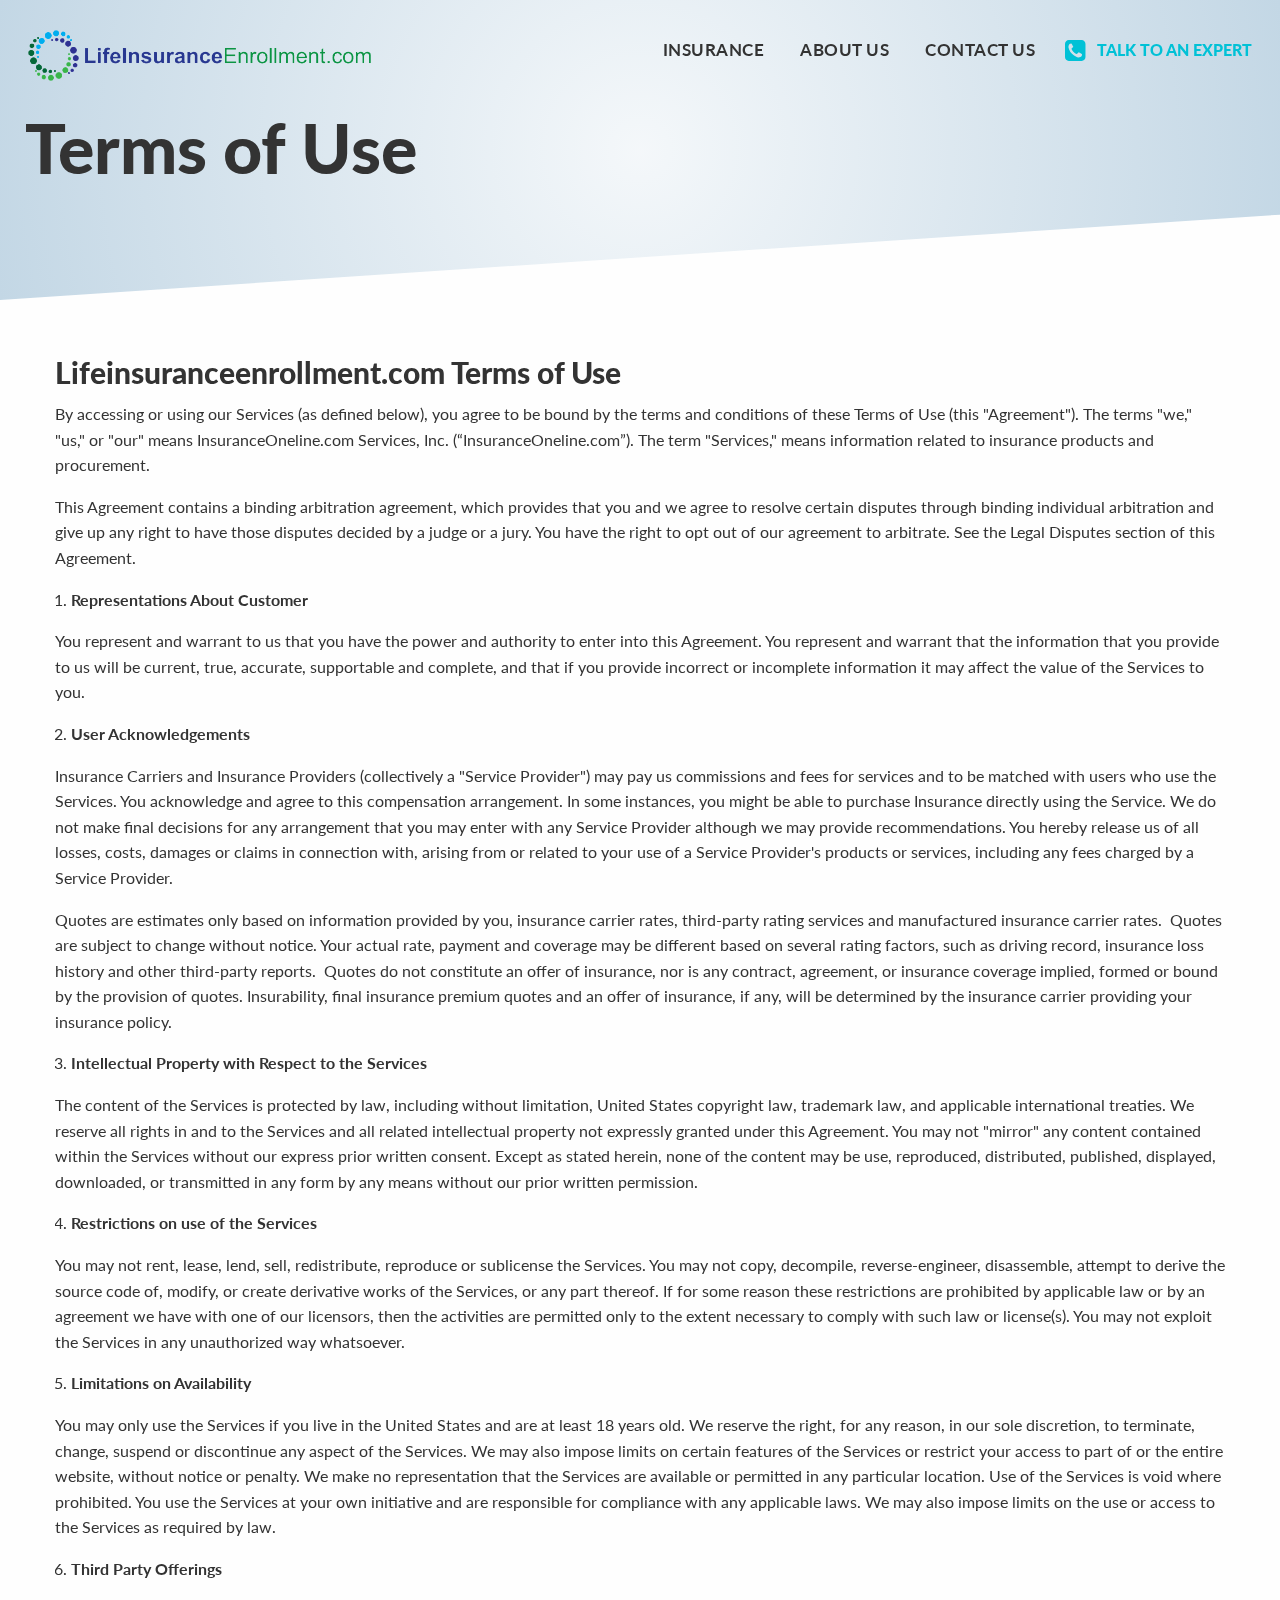
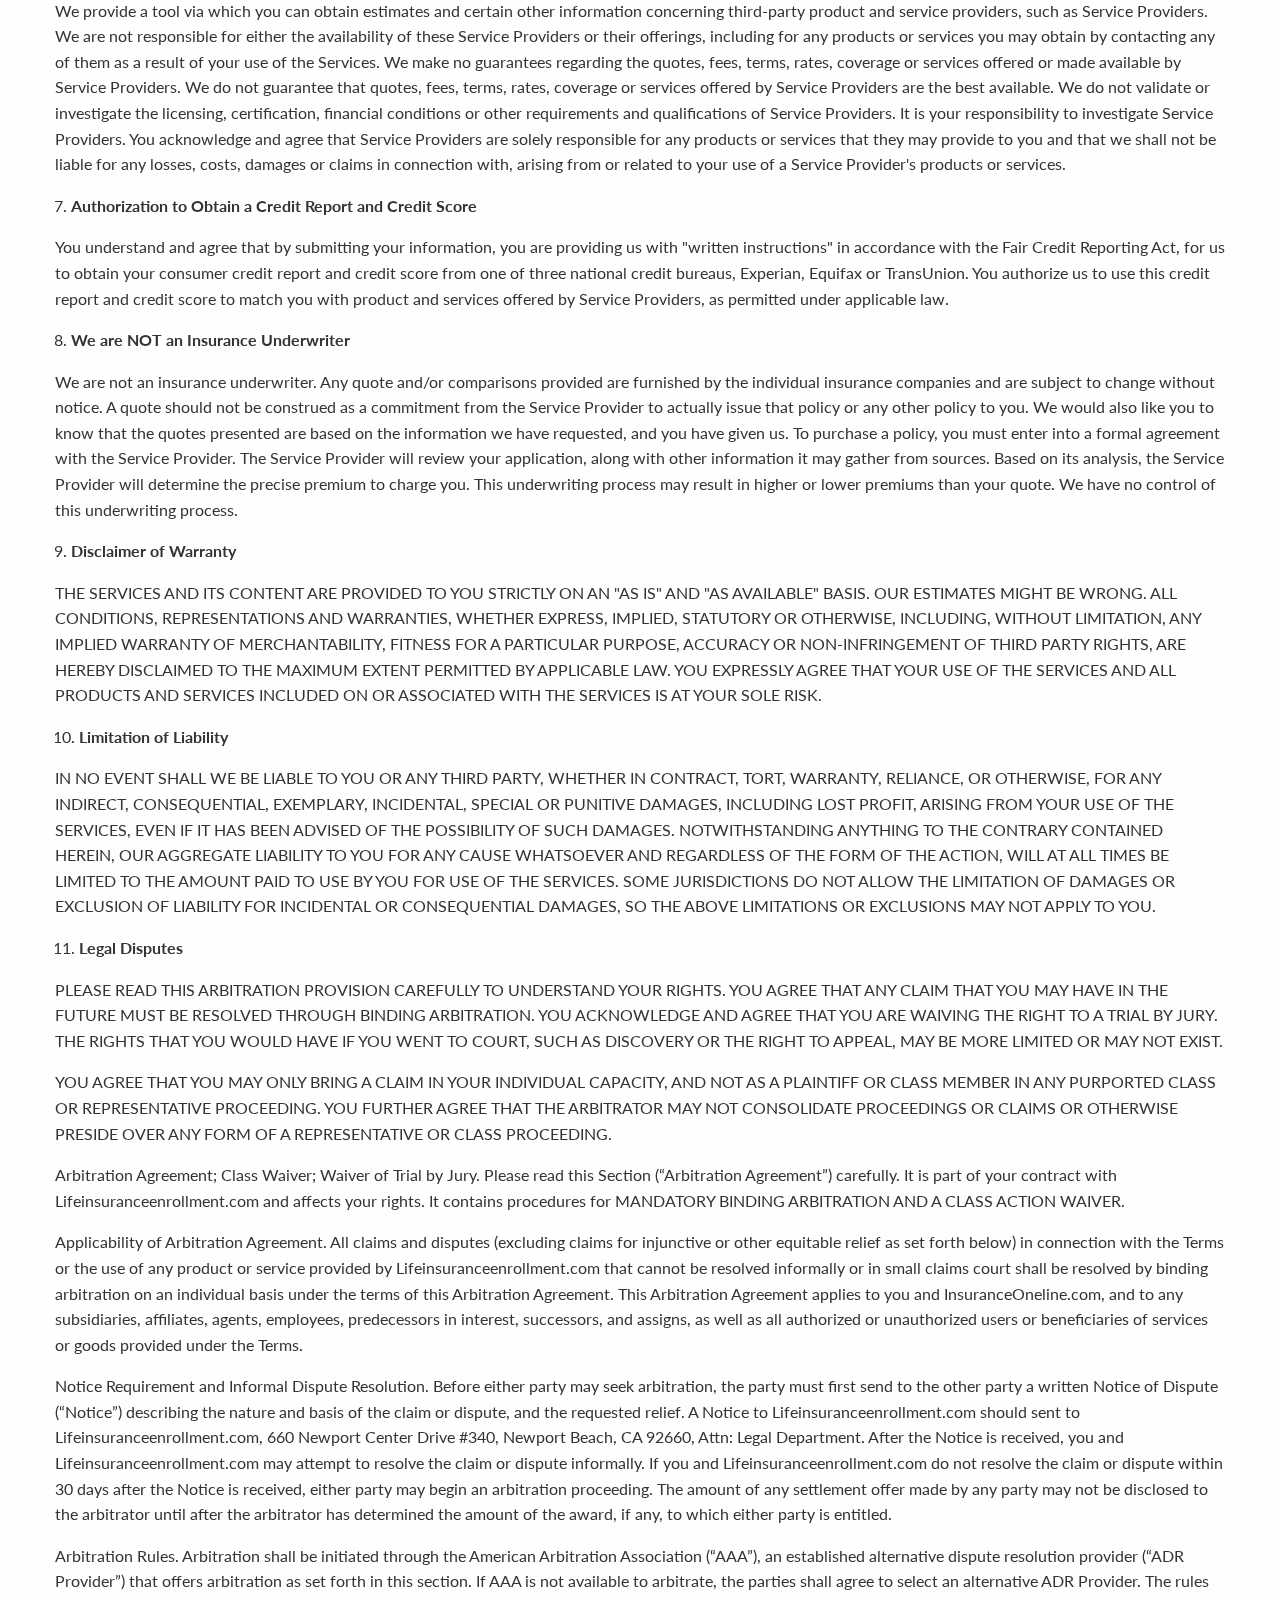
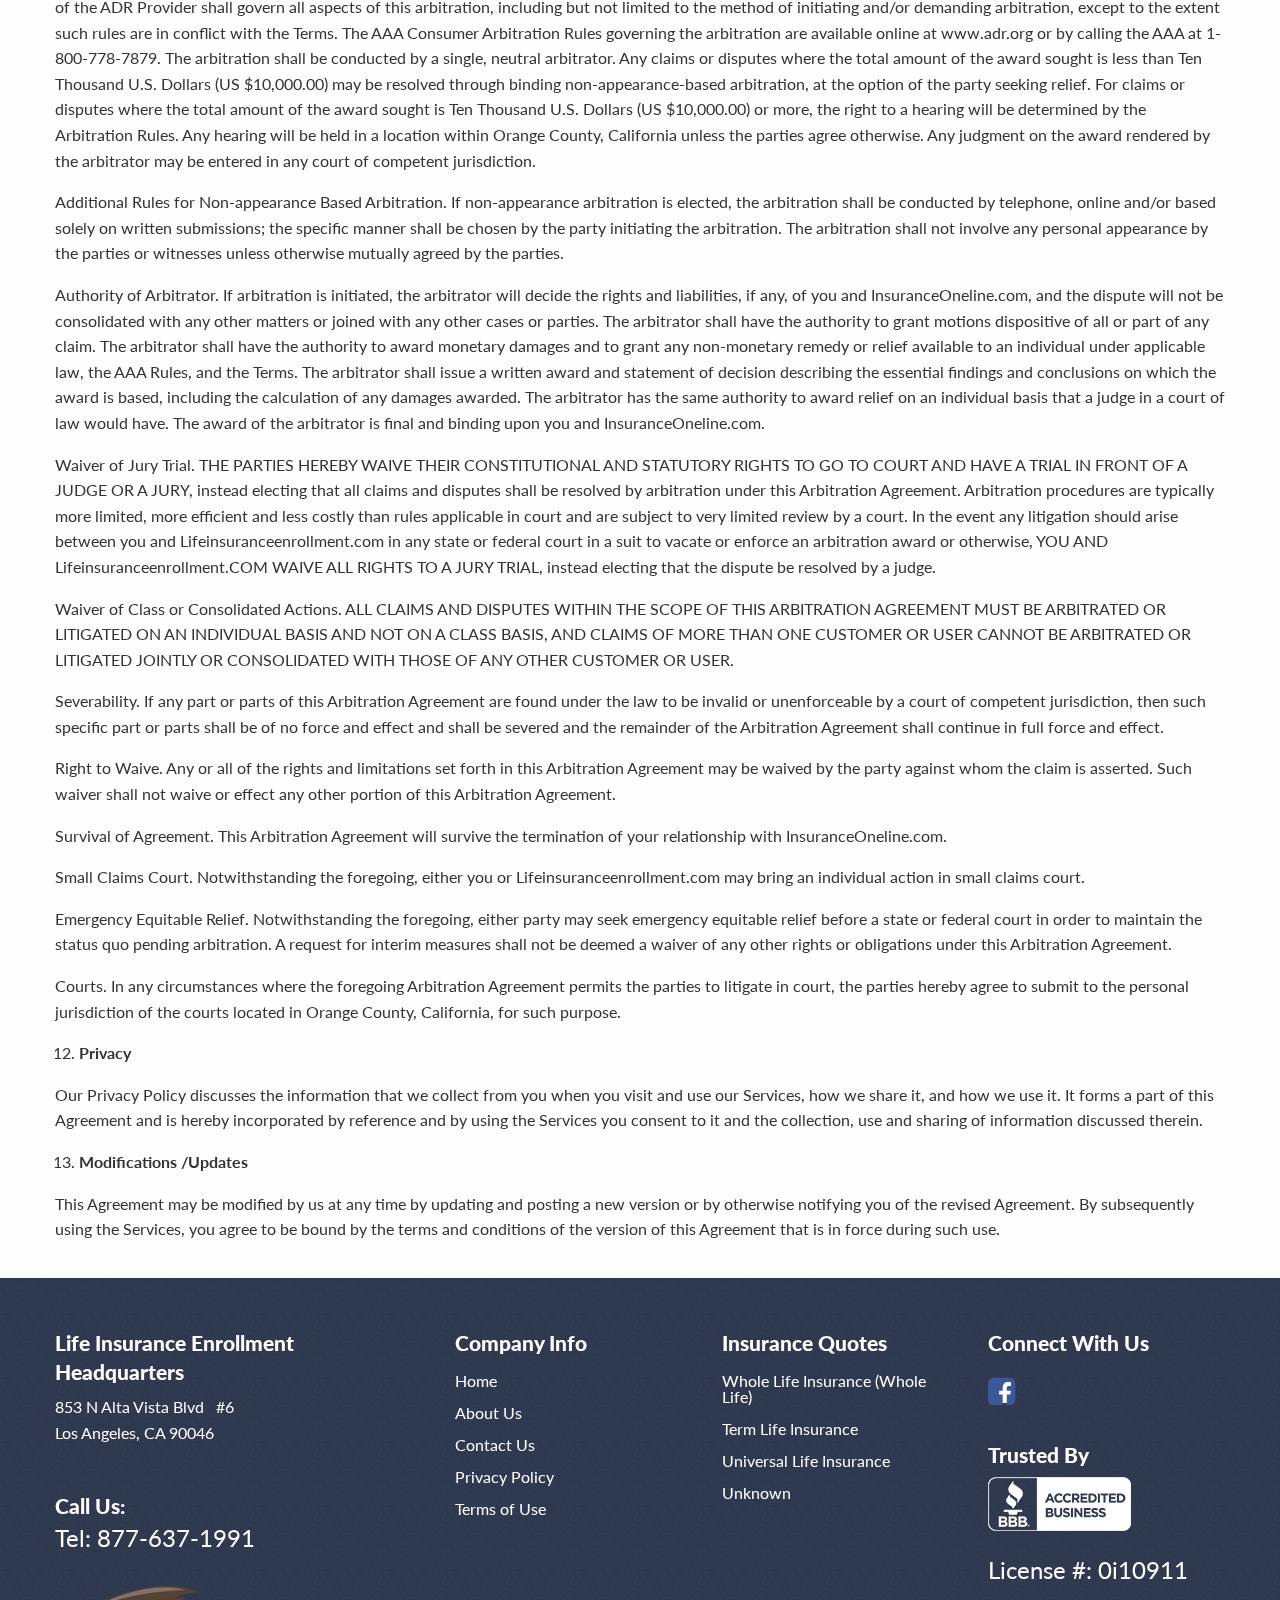
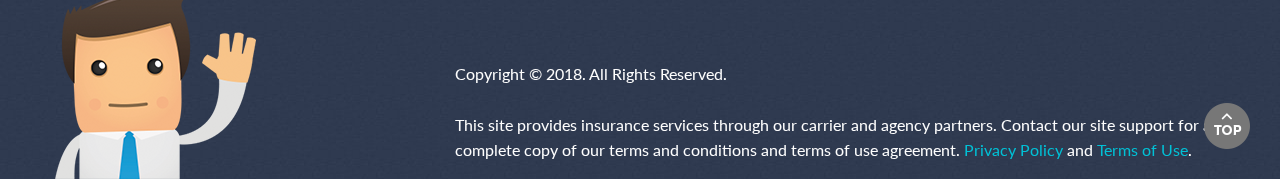
<file: terms-of-use.html>
<!DOCTYPE html>
<html lang="en">

<meta http-equiv="content-type" content="text/html;charset=utf-8" />
<head>
    <title>Terms of Service | Life Insurance Enrollment.com</title>
    <meta http-equiv="Content-type" content="text/html;charset=UTF-8"/>
    <meta name="description" content="Get the best rates on your home and auto insurance in California. Call today for a free quote!"/>
    <meta name="viewport" content="width=device-width, initial-scale=1, maximum-scale=1, user-scalable=no, minimal-ui">
    <meta name="theme-color" content="#01c1d6" />
    <meta name="mobile-web-app-capable" content="yes">
    <meta name="apple-mobile-web-app-capable" content="yes">

    <link rel="icon" type="image/png" href="Content/assets/images/favicon5e1f.png?v=2">
    <link rel="stylesheet" href="Content/assets/css/app1bce.css?v=6">
    
</head>
<body class="responsive page-body-common">

<!-- Google Tag Manager -->
<noscript>
    <iframe src="http://www.googletagmanager.com/ns.html?id=GTM-PBHSL2" height="0" width="0" style="display:none;visibility:hidden"></iframe>
</noscript>
<script>
(function(w,d,s,l,i){w[l]=w[l]||[];w[l].push(
{'gtm.start': new Date().getTime(),event:'gtm.js'}
);var f=d.getElementsByTagName(s)[0],
j=d.createElement(s),dl=l!='dataLayer'?'&l='+l:'';j.async=true;j.src=
'../www.googletagmanager.com/gtm5445.html?id='+i+dl;f.parentNode.insertBefore(j,f);
})(window,document,'script','dataLayer','GTM-PBHSL2');</script>
<!-- End Google Tag Manager -->
<div class="off-canvas position-left" id="offCanvas" data-off-canvas>
    <button class="close-button" aria-label="Close menu" type="button" data-close>
        <span aria-hidden="true">&times;</span>
    </button>
    <ul class="menu vertical off-canvas-menu">
        <li><a href="index.html">Home</a></li>
        <li><a href="Start/Auto.html">Auto Quotes</a></li>
        <li><a href="Start/Home.html">Home Quotes</a></li>
        <li><a href="Start/Business.html">Business Quotes</a></li>
        <li><a href="about-us.html">About Us</a></li>
        <li><a href="contact-us.html">Contact Us</a></li>
        <li><a href="terms-of-use.html">Terms of Use</a></li>
        <li><a href="privacy-policy.html">Privacy Policy</a></li>
        <li><a href="tel:800-313-8013" class="header-phone"><i class="fa fa-phone-square" aria-hidden="true"></i> Talk to an Expert</a></li>
    </ul>
</div>
<div class="container off-canvas-content" role="document">
    

<header class="header scrollsnap noSnap" data-section-name="start" data-sticky-container>
    <div class="top-bar no-js" data-sticky data-margin-top="0">
        <button class="menu-icon dark hide-for-small-only" type="button" data-toggle="offCanvas"></button>
        <a href="index.html" title="Life Insurance Enrollment" class="header-logo">
            <img src="Content/assets/images/logo.png" alt="Life Insurance Enrollment">
        </a>
        <nav class="header-nav show-for-large">
            <ul class="menu header-nav-menu">
                <li>
                    <a href="index.html">Insurance</a>
                </li>
                <li>
                    <a href="about-us.html">About Us</a>
                </li>
                <li>
                    <a href="contact-us.html">Contact Us</a>
                </li>
                <li class="header-talk">
                    <span class="header-phone"><i class="fa fa-phone-square" aria-hidden="true"></i> Talk to an Expert</span>
                    <div class="header-expert">
                        <p class="header-expert-title">Licensed Agents Available</p>
                        <a href="tel:+18776371991" class="header-expert-num">877-637-1991</a>
                    </div>
                </li>
            </ul>
        </nav>

        <div id="toggle-auto-options">
            <div class="toggle-icon">
                <div id="button-animated">
                    <span class="line"></span>
                    <span class="line"></span>
                    <span class="line"></span>
                </div>
            </div>
            <div class="count-buuble"></div>
        </div>
        <a href="tel:+18776371991" class="header-expert-num hide-for-large phone-additional-button">
            <span class="header-phone">
                <i class="fa fa-phone-square" aria-hidden="true"></i>
            </span>
        </a>
    </div>
</header>
    <div class="content">
        


<div class="header-slanted">
    <h1>Terms of Use</h1>
</div>
<style>ol{ margin-left: 2rem;}</style>

<div class="content-slanted">

    <div class="row">
        <div class="small-12 column">
            <div class="content">
                <h2>Lifeinsuranceenrollment.com Terms of Use</h2>
                
                <p>By accessing or using our Services (as defined below), you agree to be bound by the terms and conditions of these Terms of Use (this "Agreement"). The terms "we," "us," or "our" means InsuranceOneline.com Services, Inc. (&ldquo;InsuranceOneline.com&rdquo;). The term "Services," means information related to insurance products and procurement.</p>
                
                <p>This Agreement contains a binding arbitration agreement, which provides that you and we agree to resolve certain disputes through binding individual arbitration and give up any right to have those disputes decided by a judge or a jury. You have the right to opt out of our agreement to arbitrate. See the Legal Disputes section of this Agreement.</p>
                
                <ol style="margin-left: 1rem;">
                    <li>
                        <strong>Representations About Customer</strong>
                    </li>
                </ol>
                <p>You represent and warrant to us that you have the power and authority to enter into this Agreement. You represent and warrant that the information that you provide to us will be current, true, accurate, supportable and complete, and that if you provide incorrect or incomplete information it may affect the value of the Services to you. &nbsp;</p>

                <ol style="margin-left: 1rem;" start="2">
                    <li>
                        <strong>User Acknowledgements</strong>
                    </li>
                </ol>
                <p>Insurance Carriers and Insurance Providers (collectively a "Service Provider") may pay us commissions and fees for services and to be matched with users who use the Services. You acknowledge and agree to this compensation arrangement. In some instances, you might be able to purchase Insurance directly using the Service. We do not make final decisions for any arrangement that you may enter with any Service Provider although we may provide recommendations. You hereby release us of all losses, costs, damages or claims in connection with, arising from or related to your use of a Service Provider's products or services, including any fees charged by a Service Provider.</p>
                
                <p>Quotes are estimates only based on information provided by you, insurance carrier rates, third-party rating services and manufactured insurance carrier rates.&nbsp; Quotes are subject to change without notice. Your actual rate, payment and coverage may be different based on several rating factors, such as driving record, insurance loss history and other third-party reports.&nbsp; Quotes do not constitute an offer of insurance, nor is any contract, agreement, or insurance coverage implied, formed or bound by the provision of quotes. Insurability, final insurance premium quotes and an offer of insurance, if any, will be determined by the insurance carrier providing your insurance policy.</p>

                <ol style="margin-left: 1rem;" start="3">
                    <li>
                        <strong>Intellectual Property with Respect to the Services</strong>
                    </li>
                </ol>
                <p>The content of the Services is protected by law, including without limitation, United States copyright law, trademark law, and applicable international treaties. We reserve all rights in and to the Services and all related intellectual property not expressly granted under this Agreement. You may not "mirror" any content contained within the Services without our express prior written consent. Except as stated herein, none of the content may be use, reproduced, distributed, published, displayed, downloaded, or transmitted in any form by any means without our prior written permission.</p>
                
                <ol style="margin-left: 1rem;" start="4">
                    <li>
                        <strong>Restrictions on use of the Services</strong>
                    </li>
                </ol>
                <p>You may not rent, lease, lend, sell, redistribute, reproduce or sublicense the Services. You may not copy, decompile, reverse-engineer, disassemble, attempt to derive the source code of, modify, or create derivative works of the Services, or any part thereof. If for some reason these restrictions are prohibited by applicable law or by an agreement we have with one of our licensors, then the activities are permitted only to the extent necessary to comply with such law or license(s). You may not exploit the Services in any unauthorized way whatsoever.</p>
                
                <ol style="margin-left: 1rem;" start="5">
                    <li>
                        <strong>Limitations on Availability</strong>
                    </li>
                </ol>
                <p>You may only use the Services if you live in the United States and are at least 18 years old. We reserve the right, for any reason, in our sole discretion, to terminate, change, suspend or discontinue any aspect of the Services. We may also impose limits on certain features of the Services or restrict your access to part of or the entire website, without notice or penalty. We make no representation that the Services are available or permitted in any particular location. Use of the Services is void where prohibited. You use the Services at your own initiative and are responsible for compliance with any applicable laws. We may also impose limits on the use or access to the Services as required by law.</p>
                
                <ol style="margin-left: 1rem;" start="6">
                    <li>
                        <strong>Third Party Offerings</strong>
                    </li>
                </ol>
                <p>We provide a tool via which you can obtain estimates and certain other information concerning third-party product and service providers, such as Service Providers. We are not responsible for either the availability of these Service Providers or their offerings, including for any products or services you may obtain by contacting any of them as a result of your use of the Services. We make no guarantees regarding the quotes, fees, terms, rates, coverage or services offered or made available by Service Providers. We do not guarantee that quotes, fees, terms, rates, coverage or services offered by Service Providers are the best available. We do not validate or investigate the licensing, certification, financial conditions or other requirements and qualifications of Service Providers. It is your responsibility to investigate Service Providers. You acknowledge and agree that Service Providers are solely responsible for any products or services that they may provide to you and that we shall not be liable for any losses, costs, damages or claims in connection with, arising from or related to your use of a Service Provider's products or services.</p>
                
                <ol style="margin-left: 1rem;" start="7">
                    <li>
                        <strong>Authorization to Obtain a Credit Report and Credit Score </strong>
                    </li>
                </ol>
                <p>You understand and agree that by submitting your information, you are providing us with "written instructions" in accordance with the Fair Credit Reporting Act, for us to obtain your consumer credit report and credit score from one of three national credit bureaus, Experian, Equifax or TransUnion. You authorize us to use this credit report and credit score to match you with product and services offered by Service Providers, as permitted under applicable law.</p>
                <ol style="margin-left: 1rem;" start="8">
                    <li>
                        <strong>We are NOT an Insurance Underwriter </strong>
                    </li>
                </ol>
                <p>We are not an insurance underwriter. Any quote and/or comparisons provided are furnished by the individual insurance companies and are subject to change without notice. A quote should not be construed as a commitment from the Service Provider to actually issue that policy or any other policy to you. We would also like you to know that the quotes presented are based on the information we have requested, and you have given us. To purchase a policy, you must enter into a formal agreement with the Service Provider. The Service Provider will review your application, along with other information it may gather from sources. Based on its analysis, the Service Provider will determine the precise premium to charge you. This underwriting process may result in higher or lower premiums than your quote. We have no control of this underwriting process.</p>
                
                <ol style="margin-left: 1rem;" start="9">
                    <li>
                        <strong>Disclaimer of Warranty</strong>
                    </li>
                </ol>
                <p>THE SERVICES AND ITS CONTENT ARE PROVIDED TO YOU STRICTLY ON AN "AS IS" AND "AS AVAILABLE" BASIS. OUR ESTIMATES MIGHT BE WRONG. ALL CONDITIONS, REPRESENTATIONS AND WARRANTIES, WHETHER EXPRESS, IMPLIED, STATUTORY OR OTHERWISE, INCLUDING, WITHOUT LIMITATION, ANY IMPLIED WARRANTY OF MERCHANTABILITY, FITNESS FOR A PARTICULAR PURPOSE, ACCURACY OR NON-INFRINGEMENT OF THIRD PARTY RIGHTS, ARE HEREBY DISCLAIMED TO THE MAXIMUM EXTENT PERMITTED BY APPLICABLE LAW. YOU EXPRESSLY AGREE THAT YOUR USE OF THE SERVICES AND ALL PRODUCTS AND SERVICES INCLUDED ON OR ASSOCIATED WITH THE SERVICES IS AT YOUR SOLE RISK.</p>
                
                <ol style="margin-left: 1.5rem;" start="10">
                    <li>
                        <strong>Limitation of Liability</strong>
                    </li>
                </ol>
                <p>IN NO EVENT SHALL WE BE LIABLE TO YOU OR ANY THIRD PARTY, WHETHER IN CONTRACT, TORT, WARRANTY, RELIANCE, OR OTHERWISE, FOR ANY INDIRECT, CONSEQUENTIAL, EXEMPLARY, INCIDENTAL, SPECIAL OR PUNITIVE DAMAGES, INCLUDING LOST PROFIT, ARISING FROM YOUR USE OF THE SERVICES, EVEN IF IT HAS BEEN ADVISED OF THE POSSIBILITY OF SUCH DAMAGES. NOTWITHSTANDING ANYTHING TO THE CONTRARY CONTAINED HEREIN, OUR AGGREGATE LIABILITY TO YOU FOR ANY CAUSE WHATSOEVER AND REGARDLESS OF THE FORM OF THE ACTION, WILL AT ALL TIMES BE LIMITED TO THE AMOUNT PAID TO USE BY YOU FOR USE OF THE SERVICES. SOME JURISDICTIONS DO NOT ALLOW THE LIMITATION OF DAMAGES OR EXCLUSION OF LIABILITY FOR INCIDENTAL OR CONSEQUENTIAL DAMAGES, SO THE ABOVE LIMITATIONS OR EXCLUSIONS MAY NOT APPLY TO YOU.</p>
                
                <ol style="margin-left: 1.5rem;" start="11">
                    <li>
                        <strong>Legal Disputes</strong>
                    </li>
                </ol>
                <p>PLEASE READ THIS ARBITRATION PROVISION CAREFULLY TO UNDERSTAND YOUR RIGHTS. YOU AGREE THAT ANY CLAIM THAT YOU MAY HAVE IN THE FUTURE MUST BE RESOLVED THROUGH BINDING ARBITRATION. YOU ACKNOWLEDGE AND AGREE THAT YOU ARE WAIVING THE RIGHT TO A TRIAL BY JURY. THE RIGHTS THAT YOU WOULD HAVE IF YOU WENT TO COURT, SUCH AS DISCOVERY OR THE RIGHT TO APPEAL, MAY BE MORE LIMITED OR MAY NOT EXIST.</p>

                <p>YOU AGREE THAT YOU MAY ONLY BRING A CLAIM IN YOUR INDIVIDUAL CAPACITY, AND NOT AS A PLAINTIFF OR CLASS MEMBER IN ANY PURPORTED CLASS OR REPRESENTATIVE PROCEEDING. YOU FURTHER AGREE THAT THE ARBITRATOR MAY NOT CONSOLIDATE PROCEEDINGS OR CLAIMS OR OTHERWISE PRESIDE OVER ANY FORM OF A REPRESENTATIVE OR CLASS PROCEEDING.</p>
                
                <p>Arbitration Agreement; Class Waiver; Waiver of Trial by Jury. Please read this Section (&ldquo;Arbitration Agreement&rdquo;) carefully. It is part of your contract with Lifeinsuranceenrollment.com and affects your rights. It contains procedures for MANDATORY BINDING ARBITRATION AND A CLASS ACTION WAIVER.</p>
                
                <p>Applicability of Arbitration Agreement. All claims and disputes (excluding claims for injunctive or other equitable relief as set forth below) in connection with the Terms or the use of any product or service provided by Lifeinsuranceenrollment.com that cannot be resolved informally or in small claims court shall be resolved by binding arbitration on an individual basis under the terms of this Arbitration Agreement. This Arbitration Agreement applies to you and InsuranceOneline.com, and to any subsidiaries, affiliates, agents, employees, predecessors in interest, successors, and assigns, as well as all authorized or unauthorized users or beneficiaries of services or goods provided under the Terms.</p>
                
                <p>Notice Requirement and Informal Dispute Resolution. Before either party may seek arbitration, the party must first send to the other party a written Notice of Dispute (&ldquo;Notice&rdquo;) describing the nature and basis of the claim or dispute, and the requested relief. A Notice to Lifeinsuranceenrollment.com should sent to Lifeinsuranceenrollment.com, 660 Newport Center Drive #340, Newport Beach, CA 92660, Attn: Legal Department. After the Notice is received, you and Lifeinsuranceenrollment.com may attempt to resolve the claim or dispute informally. If you and Lifeinsuranceenrollment.com do not resolve the claim or dispute within 30 days after the Notice is received, either party may begin an arbitration proceeding. The amount of any settlement offer made by any party may not be disclosed to the arbitrator until after the arbitrator has determined the amount of the award, if any, to which either party is entitled.</p>
                
                <p>Arbitration Rules. Arbitration shall be initiated through the American Arbitration Association (&ldquo;AAA&rdquo;), an established alternative dispute resolution provider (&ldquo;ADR Provider&rdquo;) that offers arbitration as set forth in this section. If AAA is not available to arbitrate, the parties shall agree to select an alternative ADR Provider. The rules of the ADR Provider shall govern all aspects of this arbitration, including but not limited to the method of initiating and/or demanding arbitration, except to the extent such rules are in conflict with the Terms. The AAA Consumer Arbitration Rules governing the arbitration are available online at www.adr.org or by calling the AAA at 1-800-778-7879. The arbitration shall be conducted by a single, neutral arbitrator. Any claims or disputes where the total amount of the award sought is less than Ten Thousand U.S. Dollars (US $10,000.00) may be resolved through binding non-appearance-based arbitration, at the option of the party seeking relief. For claims or disputes where the total amount of the award sought is Ten Thousand U.S. Dollars (US $10,000.00) or more, the right to a hearing will be determined by the Arbitration Rules. Any hearing will be held in a location within Orange County, California unless the parties agree otherwise. Any judgment on the award rendered by the arbitrator may be entered in any court of competent jurisdiction.</p>
                
                <p>Additional Rules for Non-appearance Based Arbitration. If non-appearance arbitration is elected, the arbitration shall be conducted by telephone, online and/or based solely on written submissions; the specific manner shall be chosen by the party initiating the arbitration. The arbitration shall not involve any personal appearance by the parties or witnesses unless otherwise mutually agreed by the parties.</p>
                
                <p>Authority of Arbitrator. If arbitration is initiated, the arbitrator will decide the rights and liabilities, if any, of you and InsuranceOneline.com, and the dispute will not be consolidated with any other matters or joined with any other cases or parties. The arbitrator shall have the authority to grant motions dispositive of all or part of any claim. The arbitrator shall have the authority to award monetary damages and to grant any non-monetary remedy or relief available to an individual under applicable law, the AAA Rules, and the Terms. The arbitrator shall issue a written award and statement of decision describing the essential findings and conclusions on which the award is based, including the calculation of any damages awarded. The arbitrator has the same authority to award relief on an individual basis that a judge in a court of law would have. The award of the arbitrator is final and binding upon you and InsuranceOneline.com.</p>
                
                <p>Waiver of Jury Trial. THE PARTIES HEREBY WAIVE THEIR CONSTITUTIONAL AND STATUTORY RIGHTS TO GO TO COURT AND HAVE A TRIAL IN FRONT OF A JUDGE OR A JURY, instead electing that all claims and disputes shall be resolved by arbitration under this Arbitration Agreement. Arbitration procedures are typically more limited, more efficient and less costly than rules applicable in court and are subject to very limited review by a court. In the event any litigation should arise between you and Lifeinsuranceenrollment.com in any state or federal court in a suit to vacate or enforce an arbitration award or otherwise, YOU AND Lifeinsuranceenrollment.COM WAIVE ALL RIGHTS TO A JURY TRIAL, instead electing that the dispute be resolved by a judge.</p>
                
                <p>Waiver of Class or Consolidated Actions. ALL CLAIMS AND DISPUTES WITHIN THE SCOPE OF THIS ARBITRATION AGREEMENT MUST BE ARBITRATED OR LITIGATED ON AN INDIVIDUAL BASIS AND NOT ON A CLASS BASIS, AND CLAIMS OF MORE THAN ONE CUSTOMER OR USER CANNOT BE ARBITRATED OR LITIGATED JOINTLY OR CONSOLIDATED WITH THOSE OF ANY OTHER CUSTOMER OR USER.</p>
                
                <p>Severability. If any part or parts of this Arbitration Agreement are found under the law to be invalid or unenforceable by a court of competent jurisdiction, then such specific part or parts shall be of no force and effect and shall be severed and the remainder of the Arbitration Agreement shall continue in full force and effect.</p>
                
                <p>Right to Waive. Any or all of the rights and limitations set forth in this Arbitration Agreement may be waived by the party against whom the claim is asserted. Such waiver shall not waive or effect any other portion of this Arbitration Agreement.</p>
                
                <p>Survival of Agreement. This Arbitration Agreement will survive the termination of your relationship with InsuranceOneline.com.</p>
                
                <p>Small Claims Court. Notwithstanding the foregoing, either you or Lifeinsuranceenrollment.com may bring an individual action in small claims court.</p>
                
                <p>Emergency Equitable Relief. Notwithstanding the foregoing, either party may seek emergency equitable relief before a state or federal court in order to maintain the status quo pending arbitration. A request for interim measures shall not be deemed a waiver of any other rights or obligations under this Arbitration Agreement.</p>
                
                <p>Courts. In any circumstances where the foregoing Arbitration Agreement permits the parties to litigate in court, the parties hereby agree to submit to the personal jurisdiction of the courts located in Orange County, California, for such purpose.</p>
                
                <ol style="margin-left: 1.5rem;" start="12">
                    <li>
                        <strong>Privacy</strong>
                    </li>
                </ol>
                <p>Our Privacy Policy discusses the information that we collect from you when you visit and use our Services, how we share it, and how we use it. It forms a part of this Agreement and is hereby incorporated by reference and by using the Services you consent to it and the collection, use and sharing of information discussed therein.</p>
                
                <ol style="margin-left: 1.5rem;" start="13">
                    <li>
                        <strong>Modifications /Updates</strong>
                    </li>
                </ol>
                <p>This Agreement may be modified by us at any time by updating and posting a new version or by otherwise notifying you of the revised Agreement. By subsequently using the Services, you agree to be bound by the terms and conditions of the version of this Agreement that is in force during such use.</p>
                
                
            </div>
        </div>
    </div>
</div>
    </div>
    <footer class="footer scrollsnap noSnap" data-section-name="links">
    <div class="row">
        <div class="small-12 medium-4 column">
            <h4 class="footer-menu-header">Life Insurance Enrollment Headquarters</h4>
            <p>
                853 N Alta Vista Blvd &nbsp; #6 <br>
                Los Angeles, CA 90046
            </p>
            <div class="footer-call show-for-medium">
                <h4 class="footer-menu-header">Call Us:</h4>
                <a href="tel:+18776371991" class="footer-call-num">Tel: 877-637-1991</a>
            </div>
            <div class="footer-guy show-for-medium">
                <img src="Content/assets/images/footer-guy-new.png" alt="Insurance guy">
            </div>
        </div>
        <div class="small-12 medium-8 column">
            <div class="row small-up-1 medium-up-3 footer-columns">
                <div class="column">
                    <h4 class="footer-menu-header">Company Info</h4>
                    <ul class="menu vertical footer-menu">
                        <li>
                            <a href="index.html">Home</a>
                        </li>
                        <li>
                            <a href="about-us.html">About Us</a>
                        </li>
                        <li>
                            <a href="contact-us.html">Contact Us</a>
                        </li>
                        <li>
                            <a href="privacy-policy.html">Privacy Policy</a>
                        </li>
                        <li>
                            <a href="terms-of-use.html">Terms of Use</a>
                        </li>
                    </ul>
                </div>
                <div class="column">
                    <h4 class="footer-menu-header">Insurance Quotes</h4>
                    <ul class="menu vertical footer-menu">
                        <li>
                            <a href="Start/Home.html">Whole Life Insurance (Whole Life)</a>
                        </li>
                        <li>
                            <a href="Start/Auto.html">Term Life Insurance</a>
                        </li>
                        <li>
                            <a href="Start/Business.html">Universal Life Insurance</a>
                        </li>
						<li>
                            <a href="Start/Unknown.html">Unknown</a>
                        </li>
                    </ul>
                </div>
                <div class="column">
                    <h4 class="footer-menu-header">Connect With Us</h4>
                    <div class="footer-social">
                        <ul class="footer-social-icons menu">
                            <li>
                                <a href="https://www.facebook.com/Lifeinsuranceenrollmentcom-1673924462714602/?modal=admin_todo_tour" class="facebook" target="_blank">
                                    <i class="fa fa-facebook-square" aria-hidden="true"></i>
                                </a>
                            </li>
                        </ul>
                    </div>
                    <div class="footer-call hide-for-medium">
                        <h4 class="footer-menu-header">Call Us:</h4>
                        <a href="tel:+18776371991" class="footer-call-num">Tel: 877-637-1991</a>
                    </div>
                    <div class="footer-section">
                        <h4 class="footer-menu-header">Trusted By</h4>
                        <a href="https://www.bbb.org/sdoc/business-reviews/insurance-auto/insuranceonline-in-newport-beach-ca-172010371" target="_blank">
                            <img src="Content/assets/images/footer-bbb.png" alt="BBB - Accredited Business"/>
                        </a>
                        <p class="footer-license">License #: 0i10911</p>
                    </div>
                </div>
            </div>
            <div class="row">
                <div class="small-12 column">
                    <p class="footer-copyright">
                        <br/>
        Copyright &copy; 2018. All Rights Reserved.
        <br/> <br/>
        This site provides insurance services through our carrier and agency partners. Contact our site support for a complete copy of our terms and conditions and terms of use agreement.
		<a href="privacy-policy.html">Privacy Policy</a> and <a href="terms-of-use.html">Terms of Use</a>.</p>
                    <div class="footer-guy hide-for-medium">
                        <img src="Content/assets/images/footer-guy-new.png" alt="Insurance guy">
                    </div>
                </div>
            </div>
        </div>
    </div>
    <a href="#" class="back-to-top">
        <img src="Content/assets/images/back-to-top.png" alt="^ Top"/>
    </a>

    <script type="text/javascript">
        if (matchMedia('only screen and (min-width: 641px)').matches) {
            (function e() {
                var e = document.createElement("script");
                e.type = "text/javascript", e.async = !0, e.src =
                    "../staticw2.yotpo.com/jnPwW3wuAlUwKutcHLEV4STjoN9tFTwRGZjmpLWb/widget.js";
                var t = document.getElementsByTagName("script")[0];
                t.parentNode.insertBefore(e, t)
            })();
        }
    </script>
</footer>
    
<script type="text/javascript" language="javascript">
    var sf14gv = 26608;
    (function() {
        var sf14g = document.createElement('script'); sf14g.type = 'text/javascript'; sf14g.async = true;
        sf14g.src = ('https:' == document.location.protocol ? 'https://' : 'http://') + 't.sf14g.com/sf14g.js';
        var s = document.getElementsByTagName('script')[0]; s.parentNode.insertBefore(sf14g, s);
    })();
</script>
<script type="text/javascript" src="Content/assets/js/vendor.js"></script>
<script type="text/javascript" src="Content/assets/js/app1bce.js?v=6"></script>
<script>
    latitude = 31.54972;
    longitude =74.34361;
</script>
    
</div>
<div class="show-for-small-only mobile-pseudo-footer">
    <div class="row">
        <div class="column small-4 mobile-links">
            <a href="about-us.html">About Us</a>
        </div>
        <div class="column small-4 mobile-links">
            <a href="contact-us.html">Contact Us</a>
        </div>
        <div class="column small-4 mobile-links">
            <a href="reviews.html">Reviews</a>
        </div>
    </div>
    <p class="footer-copyright-mobile">
        Copyright 2018 Life Insurance Enrollment. All rights reserved. <br/>
        This site provides insurance services through our carrier and agency partners. Contact our site support for a complete copy of our terms and conditions and terms of use agreement.
		<a href="privacy-policy.html">Privacy Policy</a> and <a href="terms-of-use.html">Terms of Use</a>.
    </p>
</div>
<script>
    function doThisGoodSite() {
        var width = jQuery('#image-2').width();
        var height = jQuery('#image-2').height();
        var containerH = jQuery('.mobile-banner ').height();
        var containerW = jQuery('.mobile-banner ').width();
        var phonePos = ((containerW / 2) - ((width * 10) / 100));
        var topPos = containerH - ((height * 95) / 100);
        if (topPos < ((height * 5) / 100)) {
            topPos = ((height * 5) / 100);
        }
        jQuery('#IOISGRAT').css({
            "width": width,
            "height": height
        });
        jQuery('.mobile-banner').css({
            "background-size": height + 30 + "px auto",
            "background-position": "top " + 0 + "px center"
        });
        jQuery('.small-eyes').css({
            "width": ((width * 52.7) / 100),
            "bottom": ((height * 64.375) / 100 + topPos),
            "right": (((width * 23) / 100) + width ),
            "left": "auto"
        });
        jQuery('.small-eyes span').css({
            "width": ((width * 8.36) / 100 + 2),
            "height": ((height * 4.16) / 100 + 2)
        });
        jQuery("#mobileSinglePhone").css({
            "left": phonePos
        });
    }

    jQuery(document).ready(function() {
        doThisGoodSite();
    });
    jQuery(window).resize(function() {
        doThisGoodSite();
    });
    function hasTouch() {
        return 'ontouchstart' in document.documentElement
            || navigator.maxTouchPoints > 0
            || navigator.msMaxTouchPoints > 0;
    }

    if (hasTouch()) { // remove all :hover stylesheets
        try { // prevent exception on browsers not supporting DOM styleSheets properly
            for (var si in document.styleSheets) {
                var styleSheet = document.styleSheets[si];
                if (!styleSheet.rules) continue;

                for (var ri = styleSheet.rules.length - 1; ri >= 0; ri--) {
                    if (!styleSheet.rules[ri].selectorText) continue;

                    if (styleSheet.rules[ri].selectorText.match(':hover')) {
                        styleSheet.deleteRule(ri);
                    }
                }
            }
        } catch (ex) {}
    }
    
</script>
</body>

<!-- Mirrored from www.insuranceonline.com/terms-of-use by HTTrack Website Copier/3.x [XR&CO'2014], Fri, 15 Jun 2018 15:46:33 GMT -->
</html>
</file>
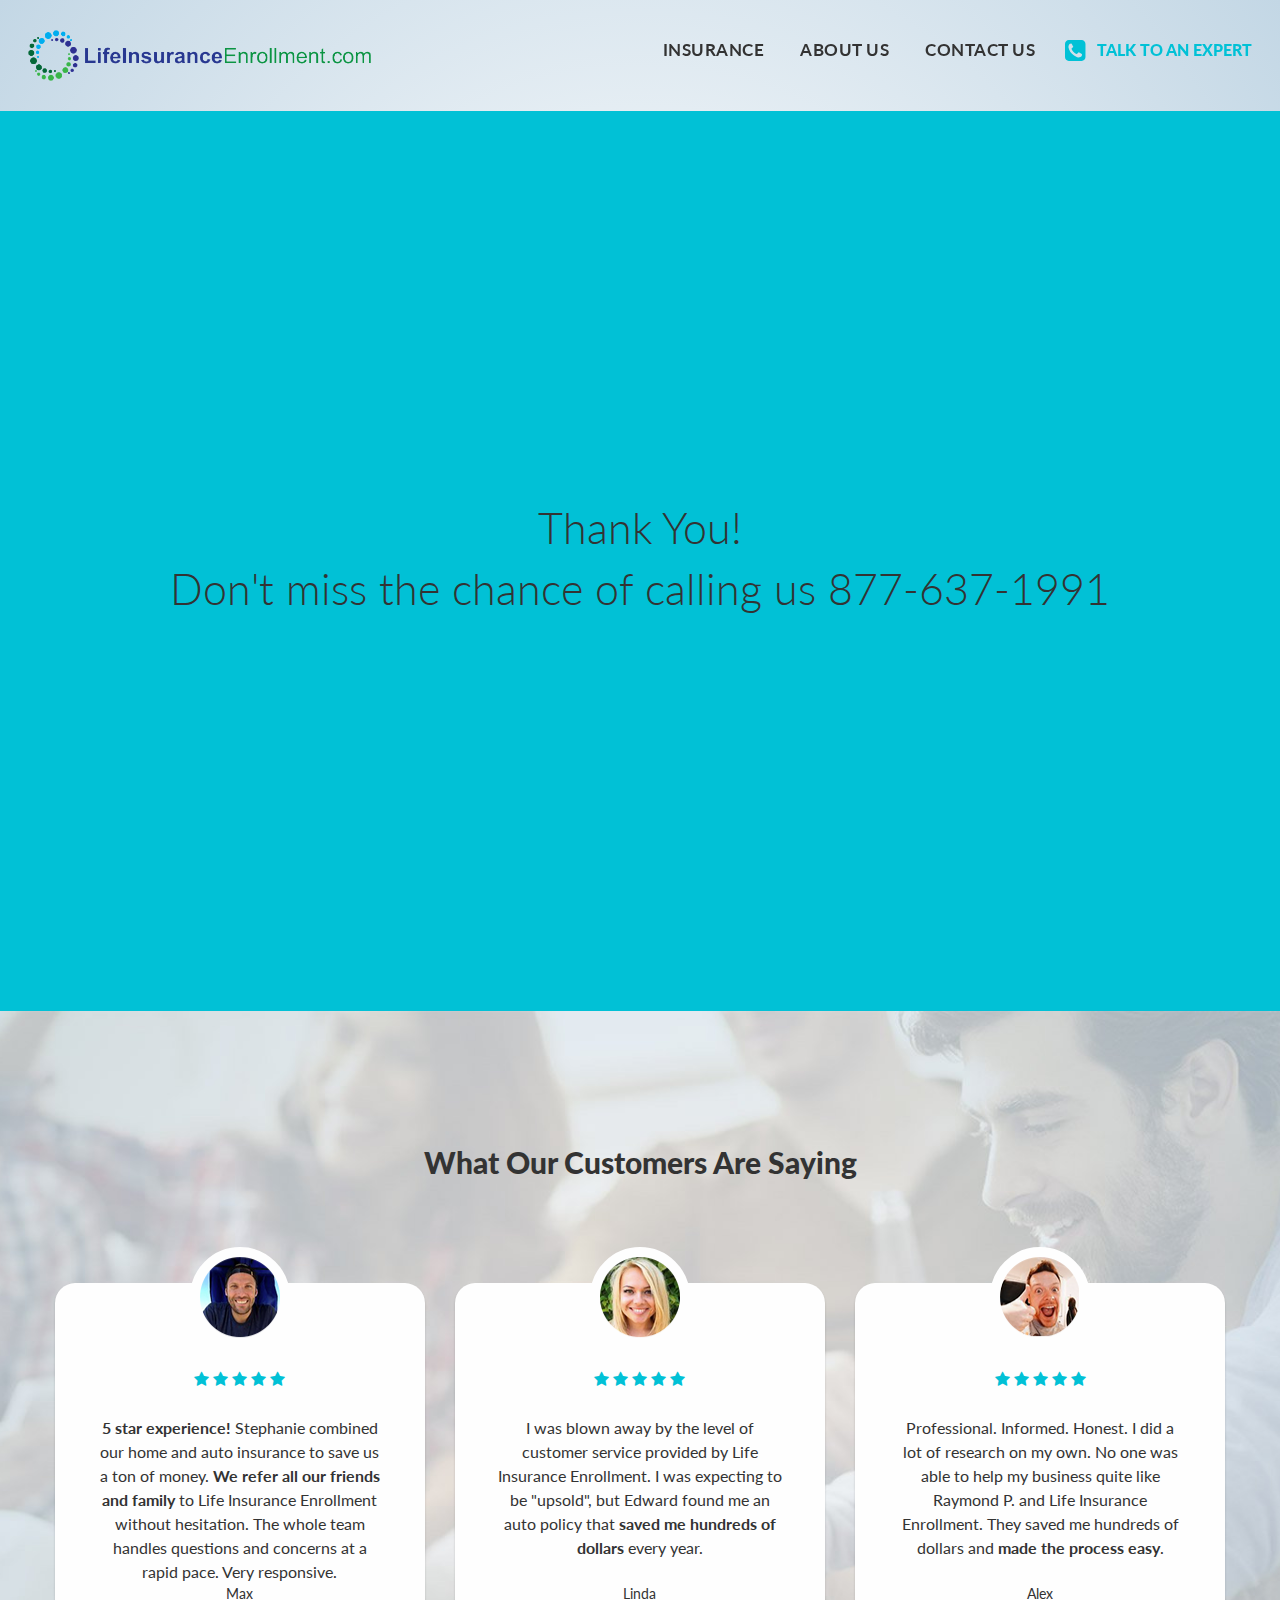
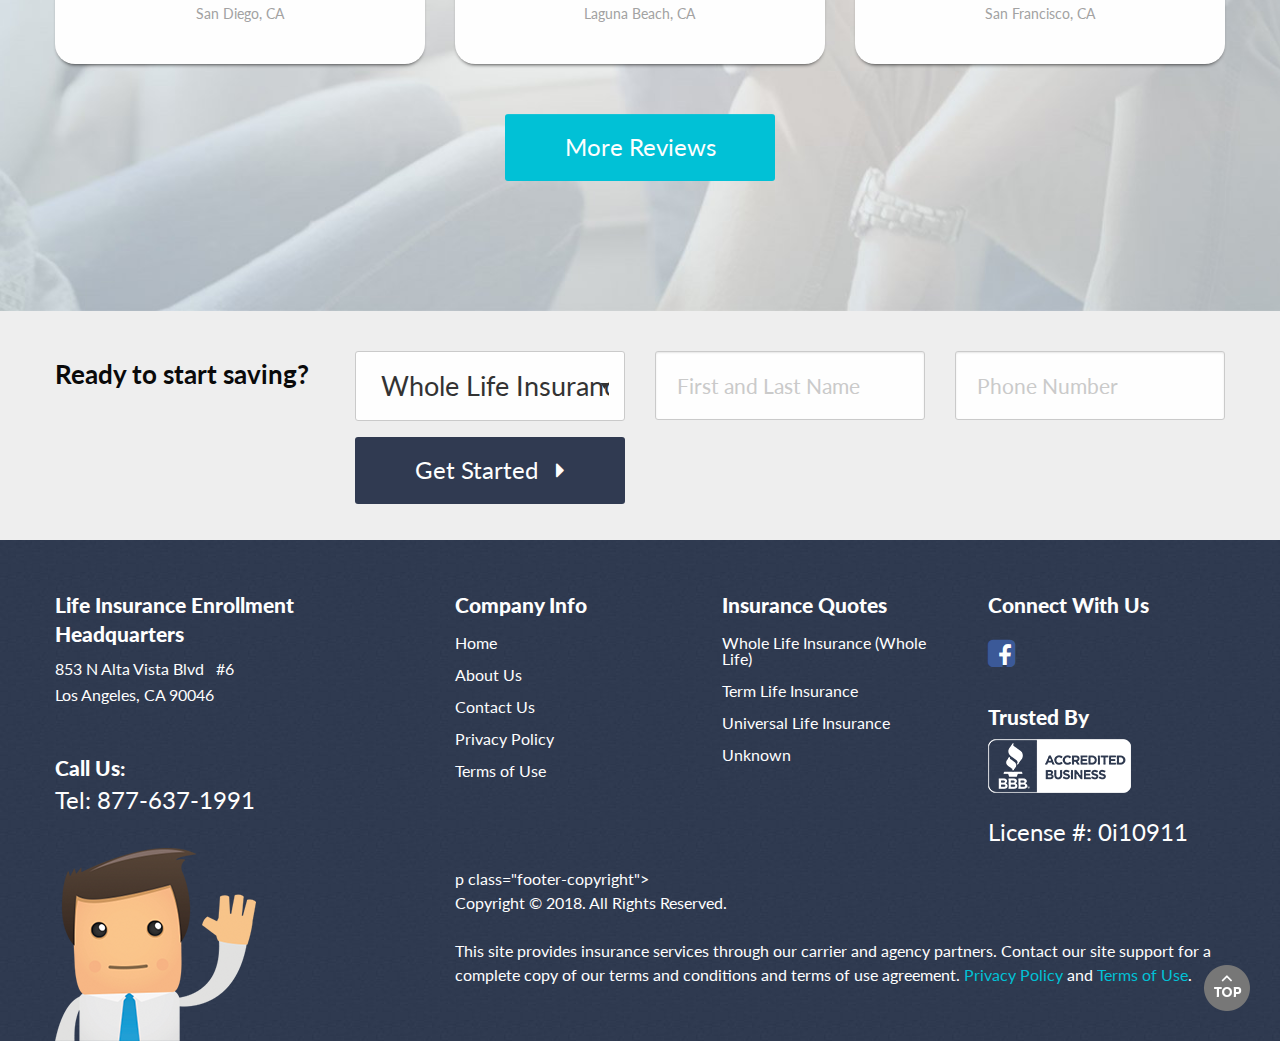
<file: thankyou.html>
<!DOCTYPE html>
<html lang="en">
<meta http-equiv="content-type" content="text/html;charset=utf-8" />
<head>
    <title>Thank You | Life Insurance Enrollment</title>
    <meta http-equiv="Content-type" content="text/html;charset=UTF-8"/>
    <meta name="description" content="Get the best rates on your home and auto insurance in California. Call today for a free quote!"/>
    <meta name="viewport" content="width=device-width, initial-scale=1, maximum-scale=1, user-scalable=no, minimal-ui">
    <meta name="theme-color" content="#01c1d6" />
    <meta name="mobile-web-app-capable" content="yes">
    <meta name="apple-mobile-web-app-capable" content="yes">

    <link rel="icon" type="image/png" href="Content/assets/images/favicon5e1f.png?v=2">
    <link rel="stylesheet" href="Content/assets/css/app1bce.css?v=6">
    
</head>
<body class="responsive page-body-home">

<div class="off-canvas position-left" id="offCanvas" data-off-canvas>
    <button class="close-button" aria-label="Close menu" type="button" data-close>
        <span aria-hidden="true">&times;</span>
    </button>
    <ul class="menu vertical off-canvas-menu">
        <li><a href="index.html">Home</a></li>
 
        <li><a href="Start/Home.html">Home Quotes</a></li>
        <li><a href="Start/Business.html">Business Quotes</a></li>
        <li><a href="about-us.html">About Us</a></li>
        <li><a href="contact-us.html">Contact Us</a></li>
        <li><a href="terms-of-use.html">Terms of Use</a></li>
        <li><a href="privacy-policy.html">Privacy Policy</a></li>
        <li><a href="tel:800-313-8013" class="header-phone"><i class="fa fa-phone-square" aria-hidden="true"></i> Talk to an Expert</a></li>
    </ul>
</div>


    

<header class="header scrollsnap noSnap" data-section-name="start" data-sticky-container>
    <div class="top-bar no-js" data-sticky data-margin-top="0">
        <button class="menu-icon dark hide-for-small-only" type="button" data-toggle="offCanvas"></button>
        <a href="index.html" title="Life Insurance Enrollment" class="header-logo">
            <img src="Content/assets/images/logo.png" alt="Life Insurance Enrollment">
        </a>
        <nav class="header-nav show-for-large">
            <ul class="menu header-nav-menu">
                <li>
                    <a href="index.html">Insurance</a>
                </li>
                <li>
                    <a href="about-us.html">About Us</a>
                </li>
                <li>
                    <a href="contact-us.html">Contact Us</a>
                </li>
                <li class="header-talk">
                    <span class="header-phone"><i class="fa fa-phone-square" aria-hidden="true"></i> Talk to an Expert</span>
                    <div class="header-expert">
                        <p class="header-expert-title">Licensed Agents Available</p>
                        <a href="tel:+18776371991" class="header-expert-num">877-637-1991</a>
                    </div>
                </li>
            </ul>
        </nav>

        <div id="toggle-auto-options">
            <div class="toggle-icon">
                <div id="button-animated">
                    <span class="line"></span>
                    <span class="line"></span>
                    <span class="line"></span>
                </div>
            </div>
            <div class="count-buuble"></div>
        </div>
        <a href="tel:+18776371991" class="header-expert-num hide-for-large phone-additional-button">
            <span class="header-phone">
                <i class="fa fa-phone-square" aria-hidden="true"></i>
            </span>
        </a>
    </div>
</header>

<div class="content-section primary scrollsnap" data-section-name="why-insurance-online">
    <div class="scroll-section">
            <div class="row">
                <div class="small-12 column">
                    <h2 class="text-center home-section-header">Thank You! </br> Don't miss the chance of calling us 877-637-1991</h2>
                </div>
            </div>
    </div>
</div>





<div class="content-section home-reviews scrollsnap hide-for-small-only" data-section-name="reviews">
    <div class="scroll-section">
        <div class="row">
            <div class="column small-12">
                <h2 class="text-center">What Our Customers Are Saying</h2>

                <div class="reviews-container row " data-equalizer data-equalize-on="large" >
                    <div class="column small-12 large-4">
                        <div class="single-review" data-equalizer-watch>
                            <div class="user-photo">
                                <img src="Content/assets/images/face-1.png" alt="Max"/>
                            </div>
                            <div class="stars-container">
                                <i class="fa fa-star"></i><i class="fa fa-star"></i><i class="fa fa-star"></i><i class="fa fa-star"></i><i class="fa fa-star"></i>
                            </div>
                            <div class="review-content">
                                <b>5 star experience!</b> Stephanie combined our home and auto insurance to save us a ton of money. <b>We refer all our friends and family</b> to Life Insurance Enrollment without hesitation. The whole team handles questions and concerns at a rapid pace. Very responsive.
                            </div>
                            <div class="user-name">Max</div>
                            <div class="user-location">San Diego, CA</div>
                        </div>
                    </div>
                    <div class="column small-12 large-4">
                        <div class="single-review" data-equalizer-watch>
                            <div class="user-photo">
                                <img src="Content/assets/images/face-2.png" alt="Linda"/>
                            </div>
                            <div class="stars-container">
                                <i class="fa fa-star"></i><i class="fa fa-star"></i><i class="fa fa-star"></i><i class="fa fa-star"></i><i class="fa fa-star"></i>
                            </div>
                            <div class="review-content">
                                I was blown away by the level of customer service provided by Life Insurance Enrollment. I was expecting to be "upsold", but Edward found me an auto policy that <b>saved me hundreds of dollars</b> every year.
                            </div>
                            <div class="user-name">Linda</div>
                            <div class="user-location">Laguna Beach, CA</div>
                        </div>
                    </div>
                    <div class="column small-12 large-4">
                        <div class="single-review" data-equalizer-watch>
                            <div class="user-photo">
                                <img src="Content/assets/images/face-3.png" alt="Alex"/>
                            </div>
                            <div class="stars-container">
                                <i class="fa fa-star"></i><i class="fa fa-star"></i><i class="fa fa-star"></i><i class="fa fa-star"></i><i class="fa fa-star"></i>
                            </div>
                            <div class="review-content">
                                Professional. Informed. Honest. I did a lot of research on my own. No one was able to help my business quite like Raymond P. and Life Insurance Enrollment. They saved me hundreds of dollars and <b>made the process easy</b>.
                            </div>
                            <div class="user-name">Alex</div>
                            <div class="user-location">San Francisco, CA</div>
                        </div>
                    </div>
                </div>
                
                <a href="reviews.html" class="button large primary">More Reviews</a>
                
            </div>
        </div>
    </div>
</div>
<form action="mail.php" id="home-form-bottom" method="post">    <script type="text/javascript">
        function ChangePhone() {
            var insuranceDropdown = $(".insuranceDropdownBottom").val().replace('Insurance', '');
            if (insuranceDropdown == "Home") {
                $(".header-expert a").attr("href", "tel:+18776371991").text("877-637-1991");
                $(".phone-additional-button").attr("href", "tel:+18776371991");
            } else if (insuranceDropdown == "Auto") {
                $(".header-expert a").attr("href", "tel:+18776371991").text("877-637-1991");
                $(".phone-additional-button").attr("href", "tel:+18776371991");
            } else if (insuranceDropdown == "Business") {
                $(".header-expert a").attr("href", "tel:+18776371991").text("877-637-1991");
                $(".phone-additional-button").attr("href", "tel:+18776371991");

            }
        }
    </script>
    <div class="content-section secondary home-compare scrollsnap noSnap hide-for-small-only" data-section-name="start-saving">
        <div class="row">
            <div class="small-12 large-3 column">
                <label class="home-compare-label">
                    <strong>Ready to start saving?</strong>
                </label>
            </div>
            <div class="small-12 large-9 column">
                <div class="row small-up-1 medium-up-3">
                    <div class="column">
                        <select class="insuranceDropdownBottom" id="SelectedQuoteTypeSecond" name="SelectedQuoteType" onchange="ChangePhone();"><option selected="selected" value="Whole Life Insurance">Whole Life Insurance (Whole Life)</option>
							<option value="Term Life Insurance">Term Life Insurance</option>
							<option value="Universal Life Insurance">Universal Life Insurance</option>
							<option value="Unknown">Unknown</option>
						</select>
                    </div>
                    <div class="column">
                        <input class="checkName " id="nameSecond" maxlength="60" name="Name" placeholder="First and Last Name" required="required" type="text" value="" />
                     </div>
					<div class="column">
                        <input class="checkNumber " id="numberSecond" maxlength="15" name="Number" placeholder="Phone Number" required="required" type="text" value="" />
                    </div>
                    <div class="column">
                        <input type="submit" class="button secondary expanded" value="Get Started &nbsp; &#xf0da;" onclick="">
                    </div>
                </div>
            </div>
        </div>
    </div>
</form>
    </div>
    <footer class="footer scrollsnap noSnap" data-section-name="links">
    <div class="row">
        <div class="small-12 medium-4 column">
            <h4 class="footer-menu-header">Life Insurance Enrollment Headquarters</h4>
            <p>
                853 N Alta Vista Blvd &nbsp; #6 <br>
                Los Angeles, CA 90046
            </p>
            <div class="footer-call show-for-medium">
                <h4 class="footer-menu-header">Call Us:</h4>
                <a href="tel:+18776371991" class="footer-call-num">Tel: 877-637-1991</a>
            </div>
            <div class="footer-guy show-for-medium">
                <img src="Content/assets/images/footer-guy-new.png" alt="Insurance guy">
            </div>
        </div>
        <div class="small-12 medium-8 column">
            <div class="row small-up-1 medium-up-3 footer-columns">
                <div class="column">
                    <h4 class="footer-menu-header">Company Info</h4>
                    <ul class="menu vertical footer-menu">
                        <li>
                            <a href="index.html">Home</a>
                        </li>
                        <li>
                            <a href="about-us.html">About Us</a>
                        </li>
                        <li>
                            <a href="contact-us.html">Contact Us</a>
                        </li>
                        <li>
                            <a href="privacy-policy.html">Privacy Policy</a>
                        </li>
                        <li>
                            <a href="terms-of-use.html">Terms of Use</a>
                        </li>
                    </ul>
                </div>
                <div class="column">
                    <h4 class="footer-menu-header">Insurance Quotes</h4>
                    <ul class="menu vertical footer-menu">
                        <li>
                            <a href="Start/Home.html">Whole Life Insurance (Whole Life)</a>
                        </li>
                        <li>
                            <a href="Start/Auto.html">Term Life Insurance</a>
                        </li>
                        <li>
                            <a href="Start/Business.html">Universal Life Insurance</a>
                        </li>
						<li>
                            <a href="Start/Unknown.html">Unknown</a>
                        </li>
                    </ul>
                </div>
                <div class="column">
                    <h4 class="footer-menu-header">Connect With Us</h4>
                    <div class="footer-social">
                        <ul class="footer-social-icons menu">
                            <li>
                                <a href="https://www.facebook.com/Lifeinsuranceenrollmentcom-1673924462714602/?modal=admin_todo_tour" class="facebook" target="_blank">
                                    <i class="fa fa-facebook-square" aria-hidden="true"></i>
                                </a>
                            </li>
                        </ul>
                    </div>
                    <div class="footer-call hide-for-medium">
                        <h4 class="footer-menu-header">Call Us:</h4>
                        <a href="tel:+18776371991" class="footer-call-num">Tel: 877-637-1991</a>
                    </div>
                    <div class="footer-section">
                        <h4 class="footer-menu-header">Trusted By</h4>
                        <a href="https://www.bbb.org/sdoc/business-reviews/insurance-auto/insuranceonline-in-newport-beach-ca-172010371" target="_blank">
                            <img src="Content/assets/images/footer-bbb.png" alt="BBB - Accredited Business"/>
                        </a>
                        <p class="footer-license">License #: 0i10911</p>
                    </div>
                </div>
            </div>
            <div class="row">
                <div class="small-12 column">
                    p class="footer-copyright">
                        <br/>
        Copyright &copy; 2018. All Rights Reserved.
        <br/> <br/>
        This site provides insurance services through our carrier and agency partners. Contact our site support for a complete copy of our terms and conditions and terms of use agreement.
		<a href="privacy-policy.html">Privacy Policy</a> and <a href="terms-of-use.html">Terms of Use</a>.</p>
                    <div class="footer-guy hide-for-medium">
                        <img src="Content/assets/images/footer-guy-new.png" alt="Insurance guy">
                    </div>
                </div>
            </div>
        </div>
    </div>
    <a href="#" class="back-to-top">
        <img src="Content/assets/images/back-to-top.png" alt="^ Top"/>
    </a>

    <script type="text/javascript">
        if (matchMedia('only screen and (min-width: 641px)').matches) {
            (function e() {
                var e = document.createElement("script");
                e.type = "text/javascript", e.async = !0, e.src =
                    "../staticw2.yotpo.com/jnPwW3wuAlUwKutcHLEV4STjoN9tFTwRGZjmpLWb/widget.js";
                var t = document.getElementsByTagName("script")[0];
                t.parentNode.insertBefore(e, t)
            })();
        }
    </script>
</footer>
    
<script type="text/javascript" language="javascript">
    var sf14gv = 26608;
    (function() {
        var sf14g = document.createElement('script'); sf14g.type = 'text/javascript'; sf14g.async = true;
        sf14g.src = ('https:' == document.location.protocol ? 'https://' : 'http://') + 't.sf14g.com/sf14g.js';
        var s = document.getElementsByTagName('script')[0]; s.parentNode.insertBefore(sf14g, s);
    })();
</script>
<script type="text/javascript" src="Content/assets/js/vendor.js"></script>
<script type="text/javascript" src="Content/assets/js/app1bce.js?v=6"></script>
<script>
    latitude = 31.54972;
    longitude =74.34361;
</script>
    
</div>
<div class="show-for-small-only mobile-pseudo-footer">
    <div class="row">
        <div class="column small-4 mobile-links">
            <a href="about-us.html">About Us</a>
        </div>
        <div class="column small-4 mobile-links">
            <a href="contact-us.html">Contact Us</a>
        </div>
        <div class="column small-4 mobile-links">
            <a href="reviews.html">Reviews</a>
        </div>
    </div>
    <p class="footer-copyright-mobile">
        Copyright 2018 Life Insurance Enrollment. All rights reserved. <br/>
        This site provides insurance services through our carrier and agency partners. Contact our site support for a complete copy of our terms and conditions and terms of use agreement.
		<a href="privacy-policy.html">Privacy Policy</a> and <a href="terms-of-use.html">Terms of Use</a>.
    </p>
</div>
<script>
    function doThisGoodSite() {
        var width = jQuery('#image-2').width();
        var height = jQuery('#image-2').height();
        var containerH = jQuery('.mobile-banner ').height();
        var containerW = jQuery('.mobile-banner ').width();
        var phonePos = ((containerW / 2) - ((width * 10) / 100));
        var topPos = containerH - ((height * 95) / 100);
        if (topPos < ((height * 5) / 100)) {
            topPos = ((height * 5) / 100);
        }
        jQuery('#IOISGRAT').css({
            "width": width,
            "height": height
        });
        jQuery('.mobile-banner').css({
            "background-size": height + 30 + "px auto",
            "background-position": "top " + 0 + "px center"
        });
        jQuery('.small-eyes').css({
            "width": ((width * 52.7) / 100),
            "bottom": ((height * 64.375) / 100 + topPos),
            "right": (((width * 23) / 100) + width ),
            "left": "auto"
        });
        jQuery('.small-eyes span').css({
            "width": ((width * 8.36) / 100 + 2),
            "height": ((height * 4.16) / 100 + 2)
        });
        jQuery("#mobileSinglePhone").css({
            "left": phonePos
        });
    }

    jQuery(document).ready(function() {
        doThisGoodSite();
    });
    jQuery(window).resize(function() {
        doThisGoodSite();
    });
    function hasTouch() {
        return 'ontouchstart' in document.documentElement
            || navigator.maxTouchPoints > 0
            || navigator.msMaxTouchPoints > 0;
    }

    if (hasTouch()) { // remove all :hover stylesheets
        try { // prevent exception on browsers not supporting DOM styleSheets properly
            for (var si in document.styleSheets) {
                var styleSheet = document.styleSheets[si];
                if (!styleSheet.rules) continue;

                for (var ri = styleSheet.rules.length - 1; ri >= 0; ri--) {
                    if (!styleSheet.rules[ri].selectorText) continue;

                    if (styleSheet.rules[ri].selectorText.match(':hover')) {
                        styleSheet.deleteRule(ri);
                    }
                }
            }
        } catch (ex) {}
    }
    
</script>
</body>
</html>
</file>
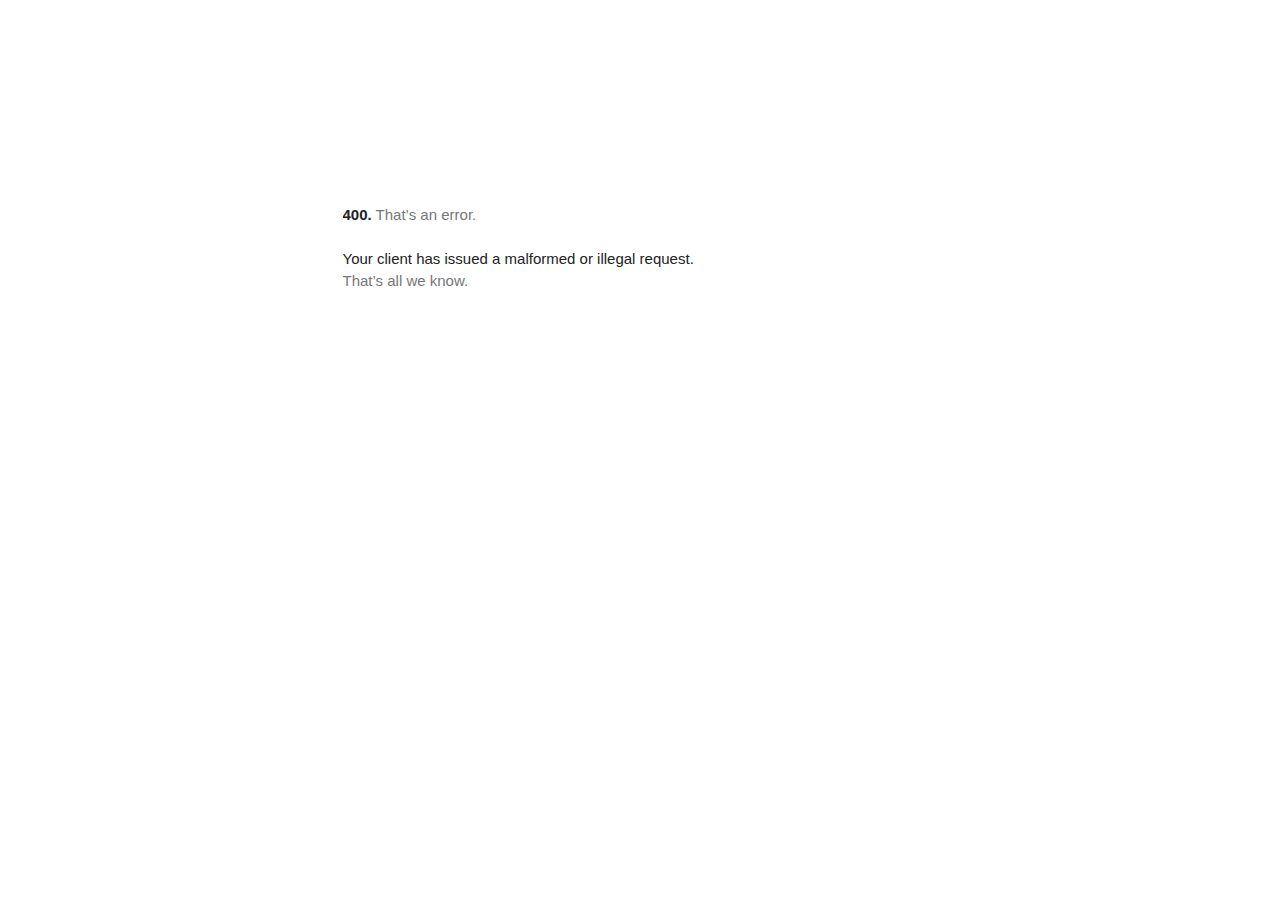
<file: www.googletagmanager.com/gtm5445.html>
<!DOCTYPE html>
<html lang=en>
  <meta charset=utf-8>
  <meta name=viewport content="initial-scale=1, minimum-scale=1, width=device-width">
  <title>Error 400 (Bad Request)!!1</title>
  <style>
    *{margin:0;padding:0}html,code{font:15px/22px arial,sans-serif}html{background:#fff;color:#222;padding:15px}body{margin:7% auto 0;max-width:390px;min-height:180px;padding:30px 0 15px}* > body{background:url(//www.google.com/images/errors/robot.png) 100% 5px no-repeat;padding-right:205px}p{margin:11px 0 22px;overflow:hidden}ins{color:#777;text-decoration:none}a img{border:0}@media screen and (max-width:772px){body{background:none;margin-top:0;max-width:none;padding-right:0}}#logo{background:url(//www.google.com/images/branding/googlelogo/1x/googlelogo_color_150x54dp.png) no-repeat;margin-left:-5px}@media only screen and (min-resolution:192dpi){#logo{background:url(//www.google.com/images/branding/googlelogo/2x/googlelogo_color_150x54dp.png) no-repeat 0% 0%/100% 100%;-moz-border-image:url(//www.google.com/images/branding/googlelogo/2x/googlelogo_color_150x54dp.png) 0}}@media only screen and (-webkit-min-device-pixel-ratio:2){#logo{background:url(//www.google.com/images/branding/googlelogo/2x/googlelogo_color_150x54dp.png) no-repeat;-webkit-background-size:100% 100%}}#logo{display:inline-block;height:54px;width:150px}
  </style>
  <a href=//www.google.com/><span id=logo aria-label=Google></span></a>
  <p><b>400.</b> <ins>That’s an error.</ins>
  <p>Your client has issued a malformed or illegal request.  <ins>That’s all we know.</ins>
</file>
<file: Content/assets/css/app1bce.css>
﻿@import url("https://fonts.googleapis.com/css?family=Lato:300,400,400i,700,900");@import url("https://fonts.googleapis.com/css?family=Roboto:400,700");/*! normalize-scss | MIT/GPLv2 License | bit.ly/normalize-scss */html{font-family:sans-serif;line-height:1.15;-ms-text-size-adjust:100%;-webkit-text-size-adjust:100%}body{margin:0}article,aside,footer,header,nav,section{display:block}h1{font-size:2em;margin:0.67em 0}figcaption,figure{display:block}figure{margin:1em 40px}hr{box-sizing:content-box;height:0;overflow:visible}main{display:block}pre{font-family:monospace, monospace;font-size:1em}a{background-color:transparent;-webkit-text-decoration-skip:objects}a:active,a:hover{outline-width:0}abbr[title]{border-bottom:none;text-decoration:underline;text-decoration:underline dotted}b,strong{font-weight:inherit}b,strong{font-weight:bolder}code,kbd,samp{font-family:monospace, monospace;font-size:1em}dfn{font-style:italic}mark{background-color:#ff0;color:#000}small{font-size:80%}sub,sup{font-size:75%;line-height:0;position:relative;vertical-align:baseline}sub{bottom:-0.25em}sup{top:-0.5em}audio,video{display:inline-block}audio:not([controls]){display:none;height:0}img{border-style:none}svg:not(:root){overflow:hidden}button,input,optgroup,select,textarea{font-family:sans-serif;font-size:100%;line-height:1.15;margin:0}button{overflow:visible}button,select{text-transform:none}button,html [type="button"],[type="reset"],[type="submit"]{-webkit-appearance:button}button::-moz-focus-inner,[type="button"]::-moz-focus-inner,[type="reset"]::-moz-focus-inner,[type="submit"]::-moz-focus-inner{border-style:none;padding:0}button:-moz-focusring,[type="button"]:-moz-focusring,[type="reset"]:-moz-focusring,[type="submit"]:-moz-focusring{outline:1px dotted ButtonText}input{overflow:visible}[type="checkbox"],[type="radio"]{box-sizing:border-box;padding:0}[type="number"]::-webkit-inner-spin-button,[type="number"]::-webkit-outer-spin-button{height:auto}[type="search"]{-webkit-appearance:textfield;outline-offset:-2px}[type="search"]::-webkit-search-cancel-button,[type="search"]::-webkit-search-decoration{-webkit-appearance:none}::-webkit-file-upload-button{-webkit-appearance:button;font:inherit}fieldset{border:1px solid #c0c0c0;margin:0 2px;padding:0.35em 0.625em 0.75em}legend{box-sizing:border-box;display:table;max-width:100%;padding:0;color:inherit;white-space:normal}progress{display:inline-block;vertical-align:baseline}textarea{overflow:auto}details{display:block}summary{display:list-item}menu{display:block}canvas{display:inline-block}template{display:none}[hidden]{display:none}.foundation-mq{font-family:"small=0em&medium=40em&large=64.125em&xlarge=75em&xxlarge=100em"}html{box-sizing:border-box;font-size:100%}*,*::before,*::after{box-sizing:inherit}body{margin:0;padding:0;background:#fefefe;font-family:"Lato","Helvetica Neue",Helvetica,Arial,sans-serif;font-weight:normal;line-height:1.5;color:#333;-webkit-font-smoothing:antialiased;-moz-osx-font-smoothing:grayscale}img{display:inline-block;vertical-align:middle;max-width:100%;height:auto;-ms-interpolation-mode:bicubic}textarea{height:auto;min-height:50px;border-radius:.1875rem}select{box-sizing:border-box;width:100%;border-radius:.1875rem}.map_canvas img,.map_canvas embed,.map_canvas object,.mqa-display img,.mqa-display embed,.mqa-display object{max-width:none !important}button{padding:0;appearance:none;border:0;border-radius:.1875rem;background:transparent;line-height:1;cursor:auto}[data-whatinput='mouse'] button{outline:0}pre{overflow:auto}button,input,optgroup,select,textarea{font-family:inherit}.is-visible{display:block !important}.is-hidden{display:none !important}.row{max-width:75rem;margin-right:auto;margin-left:auto}.row::before,.row::after{display:table;content:' '}.row::after{clear:both}.row.collapse>.column,.row.collapse>.columns{padding-right:0;padding-left:0}.row .row{margin-right:-.625rem;margin-left:-.625rem}@media print, screen and (min-width: 40em){.row .row{margin-right:-.9375rem;margin-left:-.9375rem}}@media print, screen and (min-width: 64.125em){.row .row{margin-right:-.9375rem;margin-left:-.9375rem}}.row .row.collapse{margin-right:0;margin-left:0}.row.expanded{max-width:none}.row.expanded .row{margin-right:auto;margin-left:auto}.row:not(.expanded) .row{max-width:none}.row.gutter-small>.column,.row.gutter-small>.columns{padding-right:.625rem;padding-left:.625rem}.row.gutter-medium>.column,.row.gutter-medium>.columns{padding-right:.9375rem;padding-left:.9375rem}.column,.columns{width:100%;float:left;padding-right:.625rem;padding-left:.625rem}@media print, screen and (min-width: 40em){.column,.columns{padding-right:.9375rem;padding-left:.9375rem}}.column:last-child:not(:first-child),.columns:last-child:not(:first-child){float:right}.column.end:last-child:last-child,.end.columns:last-child:last-child{float:left}.column.row.row,.row.row.columns{float:none}.row .column.row.row,.row .row.row.columns{margin-right:0;margin-left:0;padding-right:0;padding-left:0}.small-1{width:8.33333%}.small-push-1{position:relative;left:8.33333%}.small-pull-1{position:relative;left:-8.33333%}.small-offset-0{margin-left:0%}.small-2{width:16.66667%}.small-push-2{position:relative;left:16.66667%}.small-pull-2{position:relative;left:-16.66667%}.small-offset-1{margin-left:8.33333%}.small-3{width:25%}.small-push-3{position:relative;left:25%}.small-pull-3{position:relative;left:-25%}.small-offset-2{margin-left:16.66667%}.small-4{width:33.33333%}.small-push-4{position:relative;left:33.33333%}.small-pull-4{position:relative;left:-33.33333%}.small-offset-3{margin-left:25%}.small-5{width:41.66667%}.small-push-5{position:relative;left:41.66667%}.small-pull-5{position:relative;left:-41.66667%}.small-offset-4{margin-left:33.33333%}.small-6{width:50%}.small-push-6{position:relative;left:50%}.small-pull-6{position:relative;left:-50%}.small-offset-5{margin-left:41.66667%}.small-7{width:58.33333%}.small-push-7{position:relative;left:58.33333%}.small-pull-7{position:relative;left:-58.33333%}.small-offset-6{margin-left:50%}.small-8{width:66.66667%}.small-push-8{position:relative;left:66.66667%}.small-pull-8{position:relative;left:-66.66667%}.small-offset-7{margin-left:58.33333%}.small-9{width:75%}.small-push-9{position:relative;left:75%}.small-pull-9{position:relative;left:-75%}.small-offset-8{margin-left:66.66667%}.small-10{width:83.33333%}.small-push-10{position:relative;left:83.33333%}.small-pull-10{position:relative;left:-83.33333%}.small-offset-9{margin-left:75%}.small-11{width:91.66667%}.small-push-11{position:relative;left:91.66667%}.small-pull-11{position:relative;left:-91.66667%}.small-offset-10{margin-left:83.33333%}.small-12{width:100%}.small-offset-11{margin-left:91.66667%}.small-up-1>.column,.small-up-1>.columns{float:left;width:100%}.small-up-1>.column:nth-of-type(1n),.small-up-1>.columns:nth-of-type(1n){clear:none}.small-up-1>.column:nth-of-type(1n+1),.small-up-1>.columns:nth-of-type(1n+1){clear:both}.small-up-1>.column:last-child,.small-up-1>.columns:last-child{float:left}.small-up-2>.column,.small-up-2>.columns{float:left;width:50%}.small-up-2>.column:nth-of-type(1n),.small-up-2>.columns:nth-of-type(1n){clear:none}.small-up-2>.column:nth-of-type(2n+1),.small-up-2>.columns:nth-of-type(2n+1){clear:both}.small-up-2>.column:last-child,.small-up-2>.columns:last-child{float:left}.small-up-3>.column,.small-up-3>.columns{float:left;width:33.33333%}.small-up-3>.column:nth-of-type(1n),.small-up-3>.columns:nth-of-type(1n){clear:none}.small-up-3>.column:nth-of-type(3n+1),.small-up-3>.columns:nth-of-type(3n+1){clear:both}.small-up-3>.column:last-child,.small-up-3>.columns:last-child{float:left}.small-up-4>.column,.small-up-4>.columns{float:left;width:25%}.small-up-4>.column:nth-of-type(1n),.small-up-4>.columns:nth-of-type(1n){clear:none}.small-up-4>.column:nth-of-type(4n+1),.small-up-4>.columns:nth-of-type(4n+1){clear:both}.small-up-4>.column:last-child,.small-up-4>.columns:last-child{float:left}.small-up-5>.column,.small-up-5>.columns{float:left;width:20%}.small-up-5>.column:nth-of-type(1n),.small-up-5>.columns:nth-of-type(1n){clear:none}.small-up-5>.column:nth-of-type(5n+1),.small-up-5>.columns:nth-of-type(5n+1){clear:both}.small-up-5>.column:last-child,.small-up-5>.columns:last-child{float:left}.small-up-6>.column,.small-up-6>.columns{float:left;width:16.66667%}.small-up-6>.column:nth-of-type(1n),.small-up-6>.columns:nth-of-type(1n){clear:none}.small-up-6>.column:nth-of-type(6n+1),.small-up-6>.columns:nth-of-type(6n+1){clear:both}.small-up-6>.column:last-child,.small-up-6>.columns:last-child{float:left}.small-up-7>.column,.small-up-7>.columns{float:left;width:14.28571%}.small-up-7>.column:nth-of-type(1n),.small-up-7>.columns:nth-of-type(1n){clear:none}.small-up-7>.column:nth-of-type(7n+1),.small-up-7>.columns:nth-of-type(7n+1){clear:both}.small-up-7>.column:last-child,.small-up-7>.columns:last-child{float:left}.small-up-8>.column,.small-up-8>.columns{float:left;width:12.5%}.small-up-8>.column:nth-of-type(1n),.small-up-8>.columns:nth-of-type(1n){clear:none}.small-up-8>.column:nth-of-type(8n+1),.small-up-8>.columns:nth-of-type(8n+1){clear:both}.small-up-8>.column:last-child,.small-up-8>.columns:last-child{float:left}.small-collapse>.column,.small-collapse>.columns{padding-right:0;padding-left:0}.small-collapse .row{margin-right:0;margin-left:0}.expanded.row .small-collapse.row{margin-right:0;margin-left:0}.small-uncollapse>.column,.small-uncollapse>.columns{padding-right:.625rem;padding-left:.625rem}.small-centered{margin-right:auto;margin-left:auto}.small-centered,.small-centered:last-child:not(:first-child){float:none;clear:both}.small-uncentered,.small-push-0,.small-pull-0{position:static;float:left;margin-right:0;margin-left:0}@media print, screen and (min-width: 40em){.medium-1{width:8.33333%}.medium-push-1{position:relative;left:8.33333%}.medium-pull-1{position:relative;left:-8.33333%}.medium-offset-0{margin-left:0%}.medium-2{width:16.66667%}.medium-push-2{position:relative;left:16.66667%}.medium-pull-2{position:relative;left:-16.66667%}.medium-offset-1{margin-left:8.33333%}.medium-3{width:25%}.medium-push-3{position:relative;left:25%}.medium-pull-3{position:relative;left:-25%}.medium-offset-2{margin-left:16.66667%}.medium-4{width:33.33333%}.medium-push-4{position:relative;left:33.33333%}.medium-pull-4{position:relative;left:-33.33333%}.medium-offset-3{margin-left:25%}.medium-5{width:41.66667%}.medium-push-5{position:relative;left:41.66667%}.medium-pull-5{position:relative;left:-41.66667%}.medium-offset-4{margin-left:33.33333%}.medium-6{width:50%}.medium-push-6{position:relative;left:50%}.medium-pull-6{position:relative;left:-50%}.medium-offset-5{margin-left:41.66667%}.medium-7{width:58.33333%}.medium-push-7{position:relative;left:58.33333%}.medium-pull-7{position:relative;left:-58.33333%}.medium-offset-6{margin-left:50%}.medium-8{width:66.66667%}.medium-push-8{position:relative;left:66.66667%}.medium-pull-8{position:relative;left:-66.66667%}.medium-offset-7{margin-left:58.33333%}.medium-9{width:75%}.medium-push-9{position:relative;left:75%}.medium-pull-9{position:relative;left:-75%}.medium-offset-8{margin-left:66.66667%}.medium-10{width:83.33333%}.medium-push-10{position:relative;left:83.33333%}.medium-pull-10{position:relative;left:-83.33333%}.medium-offset-9{margin-left:75%}.medium-11{width:91.66667%}.medium-push-11{position:relative;left:91.66667%}.medium-pull-11{position:relative;left:-91.66667%}.medium-offset-10{margin-left:83.33333%}.medium-12{width:100%}.medium-offset-11{margin-left:91.66667%}.medium-up-1>.column,.medium-up-1>.columns{float:left;width:100%}.medium-up-1>.column:nth-of-type(1n),.medium-up-1>.columns:nth-of-type(1n){clear:none}.medium-up-1>.column:nth-of-type(1n+1),.medium-up-1>.columns:nth-of-type(1n+1){clear:both}.medium-up-1>.column:last-child,.medium-up-1>.columns:last-child{float:left}.medium-up-2>.column,.medium-up-2>.columns{float:left;width:50%}.medium-up-2>.column:nth-of-type(1n),.medium-up-2>.columns:nth-of-type(1n){clear:none}.medium-up-2>.column:nth-of-type(2n+1),.medium-up-2>.columns:nth-of-type(2n+1){clear:both}.medium-up-2>.column:last-child,.medium-up-2>.columns:last-child{float:left}.medium-up-3>.column,.medium-up-3>.columns{float:left;width:33.33333%}.medium-up-3>.column:nth-of-type(1n),.medium-up-3>.columns:nth-of-type(1n){clear:none}.medium-up-3>.column:nth-of-type(3n+1),.medium-up-3>.columns:nth-of-type(3n+1){clear:both}.medium-up-3>.column:last-child,.medium-up-3>.columns:last-child{float:left}.medium-up-4>.column,.medium-up-4>.columns{float:left;width:25%}.medium-up-4>.column:nth-of-type(1n),.medium-up-4>.columns:nth-of-type(1n){clear:none}.medium-up-4>.column:nth-of-type(4n+1),.medium-up-4>.columns:nth-of-type(4n+1){clear:both}.medium-up-4>.column:last-child,.medium-up-4>.columns:last-child{float:left}.medium-up-5>.column,.medium-up-5>.columns{float:left;width:20%}.medium-up-5>.column:nth-of-type(1n),.medium-up-5>.columns:nth-of-type(1n){clear:none}.medium-up-5>.column:nth-of-type(5n+1),.medium-up-5>.columns:nth-of-type(5n+1){clear:both}.medium-up-5>.column:last-child,.medium-up-5>.columns:last-child{float:left}.medium-up-6>.column,.medium-up-6>.columns{float:left;width:16.66667%}.medium-up-6>.column:nth-of-type(1n),.medium-up-6>.columns:nth-of-type(1n){clear:none}.medium-up-6>.column:nth-of-type(6n+1),.medium-up-6>.columns:nth-of-type(6n+1){clear:both}.medium-up-6>.column:last-child,.medium-up-6>.columns:last-child{float:left}.medium-up-7>.column,.medium-up-7>.columns{float:left;width:14.28571%}.medium-up-7>.column:nth-of-type(1n),.medium-up-7>.columns:nth-of-type(1n){clear:none}.medium-up-7>.column:nth-of-type(7n+1),.medium-up-7>.columns:nth-of-type(7n+1){clear:both}.medium-up-7>.column:last-child,.medium-up-7>.columns:last-child{float:left}.medium-up-8>.column,.medium-up-8>.columns{float:left;width:12.5%}.medium-up-8>.column:nth-of-type(1n),.medium-up-8>.columns:nth-of-type(1n){clear:none}.medium-up-8>.column:nth-of-type(8n+1),.medium-up-8>.columns:nth-of-type(8n+1){clear:both}.medium-up-8>.column:last-child,.medium-up-8>.columns:last-child{float:left}.medium-collapse>.column,.medium-collapse>.columns{padding-right:0;padding-left:0}.medium-collapse .row{margin-right:0;margin-left:0}.expanded.row .medium-collapse.row{margin-right:0;margin-left:0}.medium-uncollapse>.column,.medium-uncollapse>.columns{padding-right:.9375rem;padding-left:.9375rem}.medium-centered{margin-right:auto;margin-left:auto}.medium-centered,.medium-centered:last-child:not(:first-child){float:none;clear:both}.medium-uncentered,.medium-push-0,.medium-pull-0{position:static;float:left;margin-right:0;margin-left:0}}@media print, screen and (min-width: 64.125em){.large-1{width:8.33333%}.large-push-1{position:relative;left:8.33333%}.large-pull-1{position:relative;left:-8.33333%}.large-offset-0{margin-left:0%}.large-2{width:16.66667%}.large-push-2{position:relative;left:16.66667%}.large-pull-2{position:relative;left:-16.66667%}.large-offset-1{margin-left:8.33333%}.large-3{width:25%}.large-push-3{position:relative;left:25%}.large-pull-3{position:relative;left:-25%}.large-offset-2{margin-left:16.66667%}.large-4{width:33.33333%}.large-push-4{position:relative;left:33.33333%}.large-pull-4{position:relative;left:-33.33333%}.large-offset-3{margin-left:25%}.large-5{width:41.66667%}.large-push-5{position:relative;left:41.66667%}.large-pull-5{position:relative;left:-41.66667%}.large-offset-4{margin-left:33.33333%}.large-6{width:50%}.large-push-6{position:relative;left:50%}.large-pull-6{position:relative;left:-50%}.large-offset-5{margin-left:41.66667%}.large-7{width:58.33333%}.large-push-7{position:relative;left:58.33333%}.large-pull-7{position:relative;left:-58.33333%}.large-offset-6{margin-left:50%}.large-8{width:66.66667%}.large-push-8{position:relative;left:66.66667%}.large-pull-8{position:relative;left:-66.66667%}.large-offset-7{margin-left:58.33333%}.large-9{width:75%}.large-push-9{position:relative;left:75%}.large-pull-9{position:relative;left:-75%}.large-offset-8{margin-left:66.66667%}.large-10{width:83.33333%}.large-push-10{position:relative;left:83.33333%}.large-pull-10{position:relative;left:-83.33333%}.large-offset-9{margin-left:75%}.large-11{width:91.66667%}.large-push-11{position:relative;left:91.66667%}.large-pull-11{position:relative;left:-91.66667%}.large-offset-10{margin-left:83.33333%}.large-12{width:100%}.large-offset-11{margin-left:91.66667%}.large-up-1>.column,.large-up-1>.columns{float:left;width:100%}.large-up-1>.column:nth-of-type(1n),.large-up-1>.columns:nth-of-type(1n){clear:none}.large-up-1>.column:nth-of-type(1n+1),.large-up-1>.columns:nth-of-type(1n+1){clear:both}.large-up-1>.column:last-child,.large-up-1>.columns:last-child{float:left}.large-up-2>.column,.large-up-2>.columns{float:left;width:50%}.large-up-2>.column:nth-of-type(1n),.large-up-2>.columns:nth-of-type(1n){clear:none}.large-up-2>.column:nth-of-type(2n+1),.large-up-2>.columns:nth-of-type(2n+1){clear:both}.large-up-2>.column:last-child,.large-up-2>.columns:last-child{float:left}.large-up-3>.column,.large-up-3>.columns{float:left;width:33.33333%}.large-up-3>.column:nth-of-type(1n),.large-up-3>.columns:nth-of-type(1n){clear:none}.large-up-3>.column:nth-of-type(3n+1),.large-up-3>.columns:nth-of-type(3n+1){clear:both}.large-up-3>.column:last-child,.large-up-3>.columns:last-child{float:left}.large-up-4>.column,.large-up-4>.columns{float:left;width:25%}.large-up-4>.column:nth-of-type(1n),.large-up-4>.columns:nth-of-type(1n){clear:none}.large-up-4>.column:nth-of-type(4n+1),.large-up-4>.columns:nth-of-type(4n+1){clear:both}.large-up-4>.column:last-child,.large-up-4>.columns:last-child{float:left}.large-up-5>.column,.large-up-5>.columns{float:left;width:20%}.large-up-5>.column:nth-of-type(1n),.large-up-5>.columns:nth-of-type(1n){clear:none}.large-up-5>.column:nth-of-type(5n+1),.large-up-5>.columns:nth-of-type(5n+1){clear:both}.large-up-5>.column:last-child,.large-up-5>.columns:last-child{float:left}.large-up-6>.column,.large-up-6>.columns{float:left;width:16.66667%}.large-up-6>.column:nth-of-type(1n),.large-up-6>.columns:nth-of-type(1n){clear:none}.large-up-6>.column:nth-of-type(6n+1),.large-up-6>.columns:nth-of-type(6n+1){clear:both}.large-up-6>.column:last-child,.large-up-6>.columns:last-child{float:left}.large-up-7>.column,.large-up-7>.columns{float:left;width:14.28571%}.large-up-7>.column:nth-of-type(1n),.large-up-7>.columns:nth-of-type(1n){clear:none}.large-up-7>.column:nth-of-type(7n+1),.large-up-7>.columns:nth-of-type(7n+1){clear:both}.large-up-7>.column:last-child,.large-up-7>.columns:last-child{float:left}.large-up-8>.column,.large-up-8>.columns{float:left;width:12.5%}.large-up-8>.column:nth-of-type(1n),.large-up-8>.columns:nth-of-type(1n){clear:none}.large-up-8>.column:nth-of-type(8n+1),.large-up-8>.columns:nth-of-type(8n+1){clear:both}.large-up-8>.column:last-child,.large-up-8>.columns:last-child{float:left}.large-collapse>.column,.large-collapse>.columns{padding-right:0;padding-left:0}.large-collapse .row{margin-right:0;margin-left:0}.expanded.row .large-collapse.row{margin-right:0;margin-left:0}.large-uncollapse>.column,.large-uncollapse>.columns{padding-right:.9375rem;padding-left:.9375rem}.large-centered{margin-right:auto;margin-left:auto}.large-centered,.large-centered:last-child:not(:first-child){float:none;clear:both}.large-uncentered,.large-push-0,.large-pull-0{position:static;float:left;margin-right:0;margin-left:0}}.column-block{margin-bottom:1.25rem}.column-block>:last-child{margin-bottom:0}@media print, screen and (min-width: 40em){.column-block{margin-bottom:1.875rem}.column-block>:last-child{margin-bottom:0}}div,dl,dt,dd,ul,ol,li,h1,h2,h3,h4,h5,h6,pre,form,p,blockquote,th,td{margin:0;padding:0}p{margin-bottom:1rem;font-size:inherit;line-height:1.6;text-rendering:optimizeLegibility}em,i{font-style:italic;line-height:inherit}strong,b{font-weight:bold;line-height:inherit}small{font-size:80%;line-height:inherit}h1,.h1,h2,.h2,h3,.h3,h4,.h4,h5,.h5,h6,.h6{font-family:"Lato","Helvetica Neue",Helvetica,Arial,sans-serif;font-style:normal;font-weight:900;color:inherit;text-rendering:optimizeLegibility}h1 small,.h1 small,h2 small,.h2 small,h3 small,.h3 small,h4 small,.h4 small,h5 small,.h5 small,h6 small,.h6 small{line-height:0;color:#cacaca}h1,.h1{font-size:1.5rem;line-height:1.4;margin-top:0;margin-bottom:.5rem}h2,.h2{font-size:1.25rem;line-height:1.4;margin-top:0;margin-bottom:.5rem}h3,.h3{font-size:1.1875rem;line-height:1.4;margin-top:0;margin-bottom:.5rem}h4,.h4{font-size:1rem;line-height:1.4;margin-top:0;margin-bottom:.5rem}h5,.h5{font-size:1.0625rem;line-height:1.4;margin-top:0;margin-bottom:.5rem}h6,.h6{font-size:1rem;line-height:1.4;margin-top:0;margin-bottom:.5rem}@media print, screen and (min-width: 40em){h1,.h1{font-size:2.25rem}h2,.h2{font-size:1.875rem}h3,.h3{font-size:1.5rem}h4,.h4{font-size:1.25rem}h5,.h5{font-size:1.125rem}h6,.h6{font-size:1rem}}a{line-height:inherit;color:#01c1d6;text-decoration:none;cursor:pointer}a:hover,a:focus{color:#01a6b8}a img{border:0}hr{clear:both;max-width:75rem;height:0;margin:1.25rem auto;border-top:0;border-right:0;border-bottom:1px solid #cacaca;border-left:0}ul,ol,dl{margin-bottom:1rem;list-style-position:outside;line-height:1.6}li{font-size:inherit}ul{margin-left:1.25rem;list-style-type:disc}ol{margin-left:1.25rem}ul ul,ol ul,ul ol,ol ol{margin-left:1.25rem;margin-bottom:0}dl{margin-bottom:1rem}dl dt{margin-bottom:.3rem;font-weight:bold}blockquote{margin:0 0 1rem;padding:.5625rem 1.25rem 0 1.1875rem;border-left:1px solid #cacaca}blockquote,blockquote p{line-height:1.6;color:#777}cite{display:block;font-size:.8125rem;color:#777}cite:before{content:"— "}abbr,abbr[title]{border-bottom:1px dotted #0a0a0a;cursor:help;text-decoration:none}figure{margin:0}code{padding:.125rem .3125rem .0625rem;border:1px solid #cacaca;background-color:#eee;font-family:Consolas,"Liberation Mono",Courier,monospace;font-weight:normal;color:#0a0a0a}kbd{margin:0;padding:.125rem .25rem 0;background-color:#eee;font-family:Consolas,"Liberation Mono",Courier,monospace;color:#0a0a0a;border-radius:.1875rem}.subheader{margin-top:.2rem;margin-bottom:.5rem;font-weight:normal;line-height:1.4;color:#777}.lead{font-size:125%;line-height:1.6}.stat{font-size:2.5rem;line-height:1}p+.stat{margin-top:-1rem}ul.no-bullet,ol.no-bullet{margin-left:0;list-style:none}.text-left{text-align:left}.text-right{text-align:right}.text-center{text-align:center}.text-justify{text-align:justify}@media print, screen and (min-width: 40em){.medium-text-left{text-align:left}.medium-text-right{text-align:right}.medium-text-center{text-align:center}.medium-text-justify{text-align:justify}}@media print, screen and (min-width: 64.125em){.large-text-left{text-align:left}.large-text-right{text-align:right}.large-text-center{text-align:center}.large-text-justify{text-align:justify}}.show-for-print{display:none !important}@media print{*{background:transparent !important;box-shadow:none !important;color:black !important;text-shadow:none !important}.show-for-print{display:block !important}.hide-for-print{display:none !important}table.show-for-print{display:table !important}thead.show-for-print{display:table-header-group !important}tbody.show-for-print{display:table-row-group !important}tr.show-for-print{display:table-row !important}td.show-for-print{display:table-cell !important}th.show-for-print{display:table-cell !important}a,a:visited{text-decoration:underline}a[href]:after{content:" (" attr(href) ")"}.ir a:after,a[href^='javascript:']:after,a[href^='#']:after{content:''}abbr[title]:after{content:" (" attr(title) ")"}pre,blockquote{border:1px solid #777;page-break-inside:avoid}thead{display:table-header-group}tr,img{page-break-inside:avoid}img{max-width:100% !important}@page{margin:0.5cm}p,h2,h3{orphans:3;widows:3}h2,h3{page-break-after:avoid}.print-break-inside{page-break-inside:auto}}[type='text'],[type='password'],[type='date'],[type='datetime'],[type='datetime-local'],[type='month'],[type='week'],[type='email'],[type='number'],[type='search'],[type='tel'],[type='time'],[type='url'],[type='color'],textarea{display:block;box-sizing:border-box;width:100%;height:2.625rem;margin:0 0 1rem;padding:.5rem;border:1px solid #cacaca;border-radius:.1875rem;background-color:#fefefe;box-shadow:inset 0 1px 2px rgba(10,10,10,0.1);font-family:inherit;font-size:1.125rem;font-weight:normal;line-height:1.5;color:#333;transition:box-shadow 0.5s,border-color 0.25s ease-in-out;appearance:none}[type='text']:focus,[type='password']:focus,[type='date']:focus,[type='datetime']:focus,[type='datetime-local']:focus,[type='month']:focus,[type='week']:focus,[type='email']:focus,[type='number']:focus,[type='search']:focus,[type='tel']:focus,[type='time']:focus,[type='url']:focus,[type='color']:focus,textarea:focus{outline:none;border:1px solid #777;background-color:#fefefe;box-shadow:0 0 5px #cacaca;transition:box-shadow 0.5s,border-color 0.25s ease-in-out}textarea{max-width:100%}textarea[rows]{height:auto}input::placeholder,textarea::placeholder{color:#cacaca}input:disabled,input[readonly],textarea:disabled,textarea[readonly]{background-color:#eee;cursor:not-allowed}[type='submit'],[type='button']{appearance:none;border-radius:.1875rem}input[type='search']{box-sizing:border-box}[type='file'],[type='checkbox'],[type='radio']{margin:0 0 1rem}[type='checkbox']+label,[type='radio']+label{display:inline-block;vertical-align:baseline;margin-left:.5rem;margin-right:1rem;margin-bottom:0}[type='checkbox']+label[for],[type='radio']+label[for]{cursor:pointer}label>[type='checkbox'],label>[type='radio']{margin-right:.5rem}[type='file']{width:100%}label{display:block;margin:0;font-size:.875rem;font-weight:normal;line-height:1.8;color:#0a0a0a}label.middle{margin:0 0 1rem;padding:.5625rem 0}.help-text{margin-top:-.5rem;font-size:.8125rem;font-style:italic;color:#0a0a0a}.input-group{display:table;width:100%;margin-bottom:1rem}.input-group>:first-child{border-radius:.1875rem 0 0 .1875rem}.input-group>:last-child>*{border-radius:0 .1875rem .1875rem 0}.input-group-label,.input-group-field,.input-group-button,.input-group-button a,.input-group-button input,.input-group-button button,.input-group-button label{margin:0;white-space:nowrap;display:table-cell;vertical-align:middle}.input-group-label{padding:0 1rem;border:1px solid #cacaca;background:#eee;color:#0a0a0a;text-align:center;white-space:nowrap;width:1%;height:100%}.input-group-label:first-child{border-right:0}.input-group-label:last-child{border-left:0}.input-group-field{border-radius:0;height:2.625rem}.input-group-button{padding-top:0;padding-bottom:0;text-align:center;width:1%;height:100%}.input-group-button a,.input-group-button input,.input-group-button button,.input-group-button label{height:2.625rem;padding-top:0;padding-bottom:0;font-size:1.125rem}.input-group .input-group-button{display:table-cell}fieldset{margin:0;padding:0;border:0}legend{max-width:100%;margin-bottom:.5rem}.fieldset{margin:1.125rem 0;padding:1.25rem;border:1px solid #cacaca}.fieldset legend{margin:0;margin-left:-.1875rem;padding:0 .1875rem}select:not(.no-style){height:2.625rem;margin:0 0 1rem;padding:.5rem;appearance:none;border:1px solid #cacaca;border-radius:.1875rem;background-color:#fefefe;font-family:inherit;font-size:1.125rem;font-weight:normal;line-height:1.5;color:#333;background-image:url("data:image/svg+xml;utf8,<svg xmlns='http://www.w3.org/2000/svg' version='1.1' width='32' height='24' viewBox='0 0 32 24'><polygon points='0,0 32,0 16,24' style='fill: rgb%2851, 51, 51%29'></polygon></svg>");background-origin:content-box;background-position:right -1rem center;background-repeat:no-repeat;background-size:9px 6px;padding-right:1.5rem;transition:box-shadow 0.5s,border-color 0.25s ease-in-out}@media screen and (min-width: 0\0){select:not(.no-style){background-image:url("[data-uri]")}}select:not(.no-style):focus{outline:none;border:1px solid #777;background-color:#fefefe;box-shadow:0 0 5px #cacaca;transition:box-shadow 0.5s,border-color 0.25s ease-in-out}select:not(.no-style):disabled{background-color:#eee;cursor:not-allowed}select:not(.no-style)::-ms-expand{display:none}select:not(.no-style)[multiple]{height:auto;background-image:none}.is-invalid-input:not(:focus){border-color:#cc4b37;background-color:#f9ecea}.is-invalid-input:not(:focus)::placeholder{color:#cc4b37}.is-invalid-label{color:#cc4b37}.form-error{display:none;margin-top:-.5rem;margin-bottom:1rem;font-size:.75rem;font-weight:bold;color:#cc4b37}.form-error.is-visible{display:block}.button{display:inline-block;vertical-align:middle;margin:0 0 1rem 0;font-family:inherit;padding:0.85em 1em;-webkit-appearance:none;border:1px solid transparent;border-radius:.1875rem;transition:background-color 0.25s ease-out,color 0.25s ease-out;font-size:0.9rem;line-height:1;text-align:center;cursor:pointer;background-color:#01c1d6;color:#fefefe}[data-whatinput='mouse'] .button{outline:0}.button:hover,.button:focus{background-color:#01a4b6;color:#fefefe}.button.tiny{font-size:.6rem}.button.small{font-size:.75rem}.button.large{font-size:1.25rem}.button.expanded{display:block;width:100%;margin-right:0;margin-left:0}.button.primary{background-color:#01c1d6;color:#0a0a0a}.button.primary:hover,.button.primary:focus{background-color:#019aab;color:#0a0a0a}.button.secondary{background-color:#303a51;color:#fefefe}.button.secondary:hover,.button.secondary:focus{background-color:#262e41;color:#fefefe}.button.success{background-color:#3adb76;color:#0a0a0a}.button.success:hover,.button.success:focus{background-color:#22bb5b;color:#0a0a0a}.button.warning{background-color:#ffae00;color:#0a0a0a}.button.warning:hover,.button.warning:focus{background-color:#cc8b00;color:#0a0a0a}.button.alert{background-color:#cc4b37;color:#fefefe}.button.alert:hover,.button.alert:focus{background-color:#a53b2a;color:#fefefe}.button.disabled,.button[disabled]{opacity:.25;cursor:not-allowed}.button.disabled,.button.disabled:hover,.button.disabled:focus,.button[disabled],.button[disabled]:hover,.button[disabled]:focus{background-color:#01c1d6;color:#fefefe}.button.disabled.primary,.button[disabled].primary{opacity:.25;cursor:not-allowed}.button.disabled.primary,.button.disabled.primary:hover,.button.disabled.primary:focus,.button[disabled].primary,.button[disabled].primary:hover,.button[disabled].primary:focus{background-color:#01c1d6;color:#0a0a0a}.button.disabled.secondary,.button[disabled].secondary{opacity:.25;cursor:not-allowed}.button.disabled.secondary,.button.disabled.secondary:hover,.button.disabled.secondary:focus,.button[disabled].secondary,.button[disabled].secondary:hover,.button[disabled].secondary:focus{background-color:#303a51;color:#fefefe}.button.disabled.success,.button[disabled].success{opacity:.25;cursor:not-allowed}.button.disabled.success,.button.disabled.success:hover,.button.disabled.success:focus,.button[disabled].success,.button[disabled].success:hover,.button[disabled].success:focus{background-color:#3adb76;color:#0a0a0a}.button.disabled.warning,.button[disabled].warning{opacity:.25;cursor:not-allowed}.button.disabled.warning,.button.disabled.warning:hover,.button.disabled.warning:focus,.button[disabled].warning,.button[disabled].warning:hover,.button[disabled].warning:focus{background-color:#ffae00;color:#0a0a0a}.button.disabled.alert,.button[disabled].alert{opacity:.25;cursor:not-allowed}.button.disabled.alert,.button.disabled.alert:hover,.button.disabled.alert:focus,.button[disabled].alert,.button[disabled].alert:hover,.button[disabled].alert:focus{background-color:#cc4b37;color:#fefefe}.button.hollow{border:1px solid #01c1d6;color:#01c1d6}.button.hollow,.button.hollow:hover,.button.hollow:focus{background-color:transparent}.button.hollow.disabled,.button.hollow.disabled:hover,.button.hollow.disabled:focus,.button.hollow[disabled],.button.hollow[disabled]:hover,.button.hollow[disabled]:focus{background-color:transparent}.button.hollow:hover,.button.hollow:focus{border-color:#01616b;color:#01616b}.button.hollow:hover.disabled,.button.hollow:hover[disabled],.button.hollow:focus.disabled,.button.hollow:focus[disabled]{border:1px solid #01c1d6;color:#01c1d6}.button.hollow.primary{border:1px solid #01c1d6;color:#01c1d6}.button.hollow.primary:hover,.button.hollow.primary:focus{border-color:#01616b;color:#01616b}.button.hollow.primary:hover.disabled,.button.hollow.primary:hover[disabled],.button.hollow.primary:focus.disabled,.button.hollow.primary:focus[disabled]{border:1px solid #01c1d6;color:#01c1d6}.button.hollow.secondary{border:1px solid #303a51;color:#303a51}.button.hollow.secondary:hover,.button.hollow.secondary:focus{border-color:#181d29;color:#181d29}.button.hollow.secondary:hover.disabled,.button.hollow.secondary:hover[disabled],.button.hollow.secondary:focus.disabled,.button.hollow.secondary:focus[disabled]{border:1px solid #303a51;color:#303a51}.button.hollow.success{border:1px solid #3adb76;color:#3adb76}.button.hollow.success:hover,.button.hollow.success:focus{border-color:#157539;color:#157539}.button.hollow.success:hover.disabled,.button.hollow.success:hover[disabled],.button.hollow.success:focus.disabled,.button.hollow.success:focus[disabled]{border:1px solid #3adb76;color:#3adb76}.button.hollow.warning{border:1px solid #ffae00;color:#ffae00}.button.hollow.warning:hover,.button.hollow.warning:focus{border-color:#805700;color:#805700}.button.hollow.warning:hover.disabled,.button.hollow.warning:hover[disabled],.button.hollow.warning:focus.disabled,.button.hollow.warning:focus[disabled]{border:1px solid #ffae00;color:#ffae00}.button.hollow.alert{border:1px solid #cc4b37;color:#cc4b37}.button.hollow.alert:hover,.button.hollow.alert:focus{border-color:#67251a;color:#67251a}.button.hollow.alert:hover.disabled,.button.hollow.alert:hover[disabled],.button.hollow.alert:focus.disabled,.button.hollow.alert:focus[disabled]{border:1px solid #cc4b37;color:#cc4b37}.button.clear{border:1px solid #01c1d6;color:#01c1d6}.button.clear,.button.clear:hover,.button.clear:focus{background-color:transparent}.button.clear.disabled,.button.clear.disabled:hover,.button.clear.disabled:focus,.button.clear[disabled],.button.clear[disabled]:hover,.button.clear[disabled]:focus{background-color:transparent}.button.clear:hover,.button.clear:focus{border-color:#01616b;color:#01616b}.button.clear:hover.disabled,.button.clear:hover[disabled],.button.clear:focus.disabled,.button.clear:focus[disabled]{border:1px solid #01c1d6;color:#01c1d6}.button.clear,.button.clear.disabled,.button.clear[disabled],.button.clear:hover,.button.clear:hover.disabled,.button.clear:hover[disabled],.button.clear:focus,.button.clear:focus.disabled,.button.clear:focus[disabled]{border-color:transparent}.button.clear.primary{border:1px solid #01c1d6;color:#01c1d6}.button.clear.primary:hover,.button.clear.primary:focus{border-color:#01616b;color:#01616b}.button.clear.primary:hover.disabled,.button.clear.primary:hover[disabled],.button.clear.primary:focus.disabled,.button.clear.primary:focus[disabled]{border:1px solid #01c1d6;color:#01c1d6}.button.clear.primary,.button.clear.primary.disabled,.button.clear.primary[disabled],.button.clear.primary:hover,.button.clear.primary:hover.disabled,.button.clear.primary:hover[disabled],.button.clear.primary:focus,.button.clear.primary:focus.disabled,.button.clear.primary:focus[disabled]{border-color:transparent}.button.clear.secondary{border:1px solid #303a51;color:#303a51}.button.clear.secondary:hover,.button.clear.secondary:focus{border-color:#181d29;color:#181d29}.button.clear.secondary:hover.disabled,.button.clear.secondary:hover[disabled],.button.clear.secondary:focus.disabled,.button.clear.secondary:focus[disabled]{border:1px solid #303a51;color:#303a51}.button.clear.secondary,.button.clear.secondary.disabled,.button.clear.secondary[disabled],.button.clear.secondary:hover,.button.clear.secondary:hover.disabled,.button.clear.secondary:hover[disabled],.button.clear.secondary:focus,.button.clear.secondary:focus.disabled,.button.clear.secondary:focus[disabled]{border-color:transparent}.button.clear.success{border:1px solid #3adb76;color:#3adb76}.button.clear.success:hover,.button.clear.success:focus{border-color:#157539;color:#157539}.button.clear.success:hover.disabled,.button.clear.success:hover[disabled],.button.clear.success:focus.disabled,.button.clear.success:focus[disabled]{border:1px solid #3adb76;color:#3adb76}.button.clear.success,.button.clear.success.disabled,.button.clear.success[disabled],.button.clear.success:hover,.button.clear.success:hover.disabled,.button.clear.success:hover[disabled],.button.clear.success:focus,.button.clear.success:focus.disabled,.button.clear.success:focus[disabled]{border-color:transparent}.button.clear.warning{border:1px solid #ffae00;color:#ffae00}.button.clear.warning:hover,.button.clear.warning:focus{border-color:#805700;color:#805700}.button.clear.warning:hover.disabled,.button.clear.warning:hover[disabled],.button.clear.warning:focus.disabled,.button.clear.warning:focus[disabled]{border:1px solid #ffae00;color:#ffae00}.button.clear.warning,.button.clear.warning.disabled,.button.clear.warning[disabled],.button.clear.warning:hover,.button.clear.warning:hover.disabled,.button.clear.warning:hover[disabled],.button.clear.warning:focus,.button.clear.warning:focus.disabled,.button.clear.warning:focus[disabled]{border-color:transparent}.button.clear.alert{border:1px solid #cc4b37;color:#cc4b37}.button.clear.alert:hover,.button.clear.alert:focus{border-color:#67251a;color:#67251a}.button.clear.alert:hover.disabled,.button.clear.alert:hover[disabled],.button.clear.alert:focus.disabled,.button.clear.alert:focus[disabled]{border:1px solid #cc4b37;color:#cc4b37}.button.clear.alert,.button.clear.alert.disabled,.button.clear.alert[disabled],.button.clear.alert:hover,.button.clear.alert:hover.disabled,.button.clear.alert:hover[disabled],.button.clear.alert:focus,.button.clear.alert:focus.disabled,.button.clear.alert:focus[disabled]{border-color:transparent}.button.dropdown::after{display:block;width:0;height:0;border:inset .4em;content:'';border-bottom-width:0;border-top-style:solid;border-color:#fefefe transparent transparent;position:relative;top:0.4em;display:inline-block;float:right;margin-left:1em}.button.dropdown.hollow::after{border-top-color:#01c1d6}.button.dropdown.hollow.primary::after{border-top-color:#01c1d6}.button.dropdown.hollow.secondary::after{border-top-color:#303a51}.button.dropdown.hollow.success::after{border-top-color:#3adb76}.button.dropdown.hollow.warning::after{border-top-color:#ffae00}.button.dropdown.hollow.alert::after{border-top-color:#cc4b37}.button.arrow-only::after{top:-0.1em;float:none;margin-left:0}a.button:hover,a.button:focus{text-decoration:none}.callout{position:relative;margin:0 0 1rem 0;padding:1rem;border:5px solid #eee;border-radius:.25rem;background-color:#fff;color:#333}.callout>:first-child{margin-top:0}.callout>:last-child{margin-bottom:0}.callout.primary{background-color:#d3faff;color:#333}.callout.secondary{background-color:#dbe0ea;color:#333}.callout.success{background-color:#e1faea;color:#333}.callout.warning{background-color:#fff3d9;color:#333}.callout.alert{background-color:#f7e4e1;color:#333}.callout.small{padding-top:.5rem;padding-right:.5rem;padding-bottom:.5rem;padding-left:.5rem}.callout.large{padding-top:3rem;padding-right:3rem;padding-bottom:3rem;padding-left:3rem}.close-button{position:absolute;color:#777;cursor:pointer}[data-whatinput='mouse'] .close-button{outline:0}.close-button:hover,.close-button:focus{color:#0a0a0a}.close-button.small{right:0.66rem;top:0.33em;font-size:1.5em;line-height:1}.close-button,.close-button.medium{right:1rem;top:0.5rem;font-size:2em;line-height:1}.menu{padding:0;margin:0;list-style:none;position:relative}[data-whatinput='mouse'] .menu li{outline:0}.menu a,.menu .button{line-height:1;text-decoration:none;display:block;padding:0.7rem 1rem}.menu input,.menu select,.menu a,.menu button{margin-bottom:0}.menu input{display:inline-block}.menu li,.menu.horizontal li{display:inline-block}.menu.vertical li{display:block}.menu.expanded{display:table;width:100%}.menu.expanded>li{display:table-cell;vertical-align:middle}.menu.simple li+li{margin-left:1rem}.menu.simple a{padding:0}@media print, screen and (min-width: 40em){.menu.medium-horizontal li{display:inline-block}.menu.medium-vertical li{display:block}.menu.medium-expanded{display:table;width:100%}.menu.medium-expanded>li{display:table-cell;vertical-align:middle}.menu.medium-simple{display:table;width:100%}.menu.medium-simple>li{display:table-cell;vertical-align:middle}}@media print, screen and (min-width: 64.125em){.menu.large-horizontal li{display:inline-block}.menu.large-vertical li{display:block}.menu.large-expanded{display:table;width:100%}.menu.large-expanded>li{display:table-cell;vertical-align:middle}.menu.large-simple{display:table;width:100%}.menu.large-simple>li{display:table-cell;vertical-align:middle}}.menu.nested{margin-right:0;margin-left:1rem}.menu.icons img,.menu.icons i,.menu.icons svg{vertical-align:middle}.menu.icons img+span,.menu.icons i+span,.menu.icons svg+span{vertical-align:middle}.menu.icon-top img,.menu.icon-top i,.menu.icon-top svg,.menu.icon-right img,.menu.icon-right i,.menu.icon-right svg,.menu.icon-bottom img,.menu.icon-bottom i,.menu.icon-bottom svg,.menu.icon-left img,.menu.icon-left i,.menu.icon-left svg{vertical-align:middle}.menu.icon-top img+span,.menu.icon-top i+span,.menu.icon-top svg+span,.menu.icon-right img+span,.menu.icon-right i+span,.menu.icon-right svg+span,.menu.icon-bottom img+span,.menu.icon-bottom i+span,.menu.icon-bottom svg+span,.menu.icon-left img+span,.menu.icon-left i+span,.menu.icon-left svg+span{vertical-align:middle}.menu.icon-left li a img,.menu.icon-left li a i,.menu.icon-left li a svg{margin-right:.25rem;display:inline-block}.menu.icon-right li a img,.menu.icon-right li a i,.menu.icon-right li a svg{margin-left:.25rem;display:inline-block}.menu.icon-top li a{text-align:center}.menu.icon-top li a img,.menu.icon-top li a i,.menu.icon-top li a svg{display:block;margin:0 auto .25rem}.menu.icon-bottom li a{text-align:center}.menu.icon-bottom li a img,.menu.icon-bottom li a i,.menu.icon-bottom li a svg{display:block;margin:.25rem auto 0}.menu .is-active>a{background:#01c1d6;color:#fefefe}.menu .active>a{background:#01c1d6;color:#fefefe}.menu.align-left{text-align:left}.menu.align-right{text-align:right}.menu.align-right .submenu li{text-align:left}.menu.align-right.vertical .submenu li{text-align:right}.menu.align-right .nested{margin-right:1rem;margin-left:0}.menu.align-center{text-align:center}.menu.align-center .submenu li{text-align:left}.menu .menu-text{padding:0.7rem 1rem;font-weight:bold;line-height:1;color:inherit}.menu-centered>.menu{text-align:center}.menu-centered>.menu .submenu li{text-align:left}.no-js [data-responsive-menu] ul{display:none}.menu-icon{position:relative;display:inline-block;vertical-align:middle;width:20px;height:16px;cursor:pointer}.menu-icon::after{position:absolute;top:0;left:0;display:block;width:100%;height:2px;background:#fefefe;box-shadow:0 7px 0 #fefefe,0 14px 0 #fefefe;content:''}.menu-icon:hover::after{background:#cacaca;box-shadow:0 7px 0 #cacaca,0 14px 0 #cacaca}.menu-icon.dark{position:relative;display:inline-block;vertical-align:middle;width:20px;height:16px;cursor:pointer}.menu-icon.dark::after{position:absolute;top:0;left:0;display:block;width:100%;height:2px;background:#0a0a0a;box-shadow:0 7px 0 #0a0a0a,0 14px 0 #0a0a0a;content:''}.menu-icon.dark:hover::after{background:#777;box-shadow:0 7px 0 #777,0 14px 0 #777}.dropdown-pane{position:absolute;z-index:10;width:300px;padding:1rem;visibility:hidden;display:none;border:1px solid #cacaca;border-radius:.1875rem;background-color:#fefefe;font-size:1rem}.dropdown-pane.is-opening{display:block}.dropdown-pane.is-open{visibility:visible;display:block}.dropdown-pane.tiny{width:100px}.dropdown-pane.small{width:200px}.dropdown-pane.large{width:400px}.dropdown.menu>li.opens-left>.is-dropdown-submenu{top:100%;right:0;left:auto}.dropdown.menu>li.opens-right>.is-dropdown-submenu{top:100%;right:auto;left:0}.dropdown.menu>li.is-dropdown-submenu-parent>a{position:relative;padding-right:1.5rem}.dropdown.menu>li.is-dropdown-submenu-parent>a::after{display:block;width:0;height:0;border:inset 4px;content:'';border-bottom-width:0;border-top-style:solid;border-color:#01c1d6 transparent transparent;right:5px;left:auto;margin-top:-2px}.dropdown.menu a{padding:0.7rem 1rem}[data-whatinput='mouse'] .dropdown.menu a{outline:0}.dropdown.menu .is-active>a{background:transparent;color:#1779ba}.no-js .dropdown.menu ul{display:none}.dropdown.menu .nested.is-dropdown-submenu{margin-right:0;margin-left:0}.dropdown.menu.vertical>li .is-dropdown-submenu{top:0}.dropdown.menu.vertical>li.opens-left>.is-dropdown-submenu{right:100%;left:auto;top:0}.dropdown.menu.vertical>li.opens-right>.is-dropdown-submenu{right:auto;left:100%}.dropdown.menu.vertical>li>a::after{right:14px}.dropdown.menu.vertical>li.opens-left>a::after{right:auto;left:5px;display:block;width:0;height:0;border:inset 4px;content:'';border-left-width:0;border-right-style:solid;border-color:transparent #01c1d6 transparent transparent}.dropdown.menu.vertical>li.opens-right>a::after{display:block;width:0;height:0;border:inset 4px;content:'';border-right-width:0;border-left-style:solid;border-color:transparent transparent transparent #01c1d6}@media print, screen and (min-width: 40em){.dropdown.menu.medium-horizontal>li.opens-left>.is-dropdown-submenu{top:100%;right:0;left:auto}.dropdown.menu.medium-horizontal>li.opens-right>.is-dropdown-submenu{top:100%;right:auto;left:0}.dropdown.menu.medium-horizontal>li.is-dropdown-submenu-parent>a{position:relative;padding-right:1.5rem}.dropdown.menu.medium-horizontal>li.is-dropdown-submenu-parent>a::after{display:block;width:0;height:0;border:inset 4px;content:'';border-bottom-width:0;border-top-style:solid;border-color:#01c1d6 transparent transparent;right:5px;left:auto;margin-top:-2px}.dropdown.menu.medium-vertical>li .is-dropdown-submenu{top:0}.dropdown.menu.medium-vertical>li.opens-left>.is-dropdown-submenu{right:100%;left:auto;top:0}.dropdown.menu.medium-vertical>li.opens-right>.is-dropdown-submenu{right:auto;left:100%}.dropdown.menu.medium-vertical>li>a::after{right:14px}.dropdown.menu.medium-vertical>li.opens-left>a::after{right:auto;left:5px;display:block;width:0;height:0;border:inset 4px;content:'';border-left-width:0;border-right-style:solid;border-color:transparent #01c1d6 transparent transparent}.dropdown.menu.medium-vertical>li.opens-right>a::after{display:block;width:0;height:0;border:inset 4px;content:'';border-right-width:0;border-left-style:solid;border-color:transparent transparent transparent #01c1d6}}@media print, screen and (min-width: 64.125em){.dropdown.menu.large-horizontal>li.opens-left>.is-dropdown-submenu{top:100%;right:0;left:auto}.dropdown.menu.large-horizontal>li.opens-right>.is-dropdown-submenu{top:100%;right:auto;left:0}.dropdown.menu.large-horizontal>li.is-dropdown-submenu-parent>a{position:relative;padding-right:1.5rem}.dropdown.menu.large-horizontal>li.is-dropdown-submenu-parent>a::after{display:block;width:0;height:0;border:inset 4px;content:'';border-bottom-width:0;border-top-style:solid;border-color:#01c1d6 transparent transparent;right:5px;left:auto;margin-top:-2px}.dropdown.menu.large-vertical>li .is-dropdown-submenu{top:0}.dropdown.menu.large-vertical>li.opens-left>.is-dropdown-submenu{right:100%;left:auto;top:0}.dropdown.menu.large-vertical>li.opens-right>.is-dropdown-submenu{right:auto;left:100%}.dropdown.menu.large-vertical>li>a::after{right:14px}.dropdown.menu.large-vertical>li.opens-left>a::after{right:auto;left:5px;display:block;width:0;height:0;border:inset 4px;content:'';border-left-width:0;border-right-style:solid;border-color:transparent #01c1d6 transparent transparent}.dropdown.menu.large-vertical>li.opens-right>a::after{display:block;width:0;height:0;border:inset 4px;content:'';border-right-width:0;border-left-style:solid;border-color:transparent transparent transparent #01c1d6}}.dropdown.menu.align-right .is-dropdown-submenu.first-sub{top:100%;right:0;left:auto}.is-dropdown-menu.vertical{width:100px}.is-dropdown-menu.vertical.align-right{float:right}.is-dropdown-submenu-parent{position:relative}.is-dropdown-submenu-parent a::after{position:absolute;top:50%;right:5px;left:auto;margin-top:-4px}.is-dropdown-submenu-parent.opens-inner>.is-dropdown-submenu{top:100%;left:auto}.is-dropdown-submenu-parent.opens-left>.is-dropdown-submenu{right:100%;left:auto}.is-dropdown-submenu-parent.opens-right>.is-dropdown-submenu{right:auto;left:100%}.is-dropdown-submenu{position:absolute;top:0;left:100%;z-index:1;display:none;min-width:200px;border:1px solid #cacaca;background:#fefefe}.dropdown .is-dropdown-submenu a{padding:0.7rem 1rem}.is-dropdown-submenu .is-dropdown-submenu-parent>a::after{right:14px}.is-dropdown-submenu .is-dropdown-submenu-parent.opens-left>a::after{right:auto;left:5px;display:block;width:0;height:0;border:inset 4px;content:'';border-left-width:0;border-right-style:solid;border-color:transparent #01c1d6 transparent transparent}.is-dropdown-submenu .is-dropdown-submenu-parent.opens-right>a::after{display:block;width:0;height:0;border:inset 4px;content:'';border-right-width:0;border-left-style:solid;border-color:transparent transparent transparent #01c1d6}.is-dropdown-submenu .is-dropdown-submenu{margin-top:-1px}.is-dropdown-submenu>li{width:100%}.is-dropdown-submenu.js-dropdown-active{display:block}.label{display:inline-block;padding:0.33333rem 0.5rem;border-radius:.1875rem;font-size:.8rem;line-height:1;white-space:nowrap;cursor:default;background:#01c1d6;color:#fefefe}.label.primary{background:#01c1d6;color:#0a0a0a}.label.secondary{background:#303a51;color:#fefefe}.label.success{background:#3adb76;color:#0a0a0a}.label.warning{background:#ffae00;color:#0a0a0a}.label.alert{background:#cc4b37;color:#fefefe}.is-off-canvas-open{overflow:hidden}.js-off-canvas-overlay{position:absolute;top:0;left:0;z-index:11;width:100%;height:100%;transition:opacity .5s ease,visibility .5s ease;background:rgba(254,254,254,0.25);opacity:0;visibility:hidden;overflow:hidden}.js-off-canvas-overlay.is-visible{opacity:1;visibility:visible}.js-off-canvas-overlay.is-closable{cursor:pointer}.js-off-canvas-overlay.is-overlay-absolute{position:absolute}.js-off-canvas-overlay.is-overlay-fixed{position:fixed}.off-canvas-wrapper{position:relative;overflow:hidden}.off-canvas{position:fixed;z-index:12;transition:transform .5s ease;backface-visibility:hidden;background:#fefefe}[data-whatinput='mouse'] .off-canvas{outline:0}.off-canvas.is-transition-push{z-index:12}.off-canvas.is-closed{visibility:hidden}.off-canvas.is-transition-overlap{z-index:13}.off-canvas.is-transition-overlap.is-open{box-shadow:0 0 10px rgba(10,10,10,0.7)}.off-canvas.is-open{transform:translate(0, 0)}.off-canvas-absolute{position:absolute;z-index:12;transition:transform .5s ease;backface-visibility:hidden;background:#fefefe}[data-whatinput='mouse'] .off-canvas-absolute{outline:0}.off-canvas-absolute.is-transition-push{z-index:12}.off-canvas-absolute.is-closed{visibility:hidden}.off-canvas-absolute.is-transition-overlap{z-index:13}.off-canvas-absolute.is-transition-overlap.is-open{box-shadow:0 0 10px rgba(10,10,10,0.7)}.off-canvas-absolute.is-open{transform:translate(0, 0)}.position-left{top:0;left:0;height:100%;overflow-y:auto;width:250px;transform:translateX(-250px)}@media print, screen and (min-width: 40em){.position-left{width:250px;transform:translateX(-250px)}}.off-canvas-content .off-canvas.position-left{transform:translateX(-250px)}@media print, screen and (min-width: 40em){.off-canvas-content .off-canvas.position-left{transform:translateX(-250px)}}.off-canvas-content .off-canvas.position-left.is-transition-overlap.is-open{transform:translate(0, 0)}.off-canvas-content.is-open-left.has-transition-push{transform:translateX(250px)}@media print, screen and (min-width: 40em){.off-canvas-content.is-open-left.has-transition-push{transform:translateX(250px)}}.position-left.is-transition-push{box-shadow:inset -13px 0 20px -13px rgba(10,10,10,0.25)}.position-right{top:0;right:0;height:100%;overflow-y:auto;width:250px;transform:translateX(250px)}@media print, screen and (min-width: 40em){.position-right{width:250px;transform:translateX(250px)}}.off-canvas-content .off-canvas.position-right{transform:translateX(250px)}@media print, screen and (min-width: 40em){.off-canvas-content .off-canvas.position-right{transform:translateX(250px)}}.off-canvas-content .off-canvas.position-right.is-transition-overlap.is-open{transform:translate(0, 0)}.off-canvas-content.is-open-right.has-transition-push{transform:translateX(-250px)}@media print, screen and (min-width: 40em){.off-canvas-content.is-open-right.has-transition-push{transform:translateX(-250px)}}.position-right.is-transition-push{box-shadow:inset 13px 0 20px -13px rgba(10,10,10,0.25)}.position-top{top:0;left:0;width:100%;overflow-x:auto;height:250px;transform:translateY(-250px)}@media print, screen and (min-width: 40em){.position-top{height:250px;transform:translateY(-250px)}}.off-canvas-content .off-canvas.position-top{transform:translateY(-250px)}@media print, screen and (min-width: 40em){.off-canvas-content .off-canvas.position-top{transform:translateY(-250px)}}.off-canvas-content .off-canvas.position-top.is-transition-overlap.is-open{transform:translate(0, 0)}.off-canvas-content.is-open-top.has-transition-push{transform:translateY(250px)}@media print, screen and (min-width: 40em){.off-canvas-content.is-open-top.has-transition-push{transform:translateY(250px)}}.position-top.is-transition-push{box-shadow:inset 0 -13px 20px -13px rgba(10,10,10,0.25)}.position-bottom{bottom:0;left:0;width:100%;overflow-x:auto;height:250px;transform:translateY(250px)}@media print, screen and (min-width: 40em){.position-bottom{height:250px;transform:translateY(250px)}}.off-canvas-content .off-canvas.position-bottom{transform:translateY(250px)}@media print, screen and (min-width: 40em){.off-canvas-content .off-canvas.position-bottom{transform:translateY(250px)}}.off-canvas-content .off-canvas.position-bottom.is-transition-overlap.is-open{transform:translate(0, 0)}.off-canvas-content.is-open-bottom.has-transition-push{transform:translateY(-250px)}@media print, screen and (min-width: 40em){.off-canvas-content.is-open-bottom.has-transition-push{transform:translateY(-250px)}}.position-bottom.is-transition-push{box-shadow:inset 0 13px 20px -13px rgba(10,10,10,0.25)}.off-canvas-content{transform:none;transition:transform .5s ease;backface-visibility:hidden}.off-canvas-content.has-transition-push{transform:translate(0, 0)}.off-canvas-content .off-canvas.is-open{transform:translate(0, 0)}@media print, screen and (min-width: 40em){.position-left.reveal-for-medium{transform:none;z-index:12;transition:none;visibility:visible}.position-left.reveal-for-medium .close-button{display:none}.off-canvas-content .position-left.reveal-for-medium{transform:none}.off-canvas-content.has-reveal-left{margin-left:250px}.position-left.reveal-for-medium ~ .off-canvas-content{margin-left:250px}.position-right.reveal-for-medium{transform:none;z-index:12;transition:none;visibility:visible}.position-right.reveal-for-medium .close-button{display:none}.off-canvas-content .position-right.reveal-for-medium{transform:none}.off-canvas-content.has-reveal-right{margin-right:250px}.position-right.reveal-for-medium ~ .off-canvas-content{margin-right:250px}.position-top.reveal-for-medium{transform:none;z-index:12;transition:none;visibility:visible}.position-top.reveal-for-medium .close-button{display:none}.off-canvas-content .position-top.reveal-for-medium{transform:none}.off-canvas-content.has-reveal-top{margin-top:250px}.position-top.reveal-for-medium ~ .off-canvas-content{margin-top:250px}.position-bottom.reveal-for-medium{transform:none;z-index:12;transition:none;visibility:visible}.position-bottom.reveal-for-medium .close-button{display:none}.off-canvas-content .position-bottom.reveal-for-medium{transform:none}.off-canvas-content.has-reveal-bottom{margin-bottom:250px}.position-bottom.reveal-for-medium ~ .off-canvas-content{margin-bottom:250px}}@media print, screen and (min-width: 64.125em){.position-left.reveal-for-large{transform:none;z-index:12;transition:none;visibility:visible}.position-left.reveal-for-large .close-button{display:none}.off-canvas-content .position-left.reveal-for-large{transform:none}.off-canvas-content.has-reveal-left{margin-left:250px}.position-left.reveal-for-large ~ .off-canvas-content{margin-left:250px}.position-right.reveal-for-large{transform:none;z-index:12;transition:none;visibility:visible}.position-right.reveal-for-large .close-button{display:none}.off-canvas-content .position-right.reveal-for-large{transform:none}.off-canvas-content.has-reveal-right{margin-right:250px}.position-right.reveal-for-large ~ .off-canvas-content{margin-right:250px}.position-top.reveal-for-large{transform:none;z-index:12;transition:none;visibility:visible}.position-top.reveal-for-large .close-button{display:none}.off-canvas-content .position-top.reveal-for-large{transform:none}.off-canvas-content.has-reveal-top{margin-top:250px}.position-top.reveal-for-large ~ .off-canvas-content{margin-top:250px}.position-bottom.reveal-for-large{transform:none;z-index:12;transition:none;visibility:visible}.position-bottom.reveal-for-large .close-button{display:none}.off-canvas-content .position-bottom.reveal-for-large{transform:none}.off-canvas-content.has-reveal-bottom{margin-bottom:250px}.position-bottom.reveal-for-large ~ .off-canvas-content{margin-bottom:250px}}@media print, screen and (min-width: 40em){.off-canvas.in-canvas-for-medium{visibility:visible;height:auto;position:static;background:inherit;width:inherit;overflow:inherit;transition:inherit}.off-canvas.in-canvas-for-medium.position-left,.off-canvas.in-canvas-for-medium.position-right,.off-canvas.in-canvas-for-medium.position-top,.off-canvas.in-canvas-for-medium.position-bottom{box-shadow:none;transform:none}.off-canvas.in-canvas-for-medium .close-button{display:none}}@media print, screen and (min-width: 64.125em){.off-canvas.in-canvas-for-large{visibility:visible;height:auto;position:static;background:inherit;width:inherit;overflow:inherit;transition:inherit}.off-canvas.in-canvas-for-large.position-left,.off-canvas.in-canvas-for-large.position-right,.off-canvas.in-canvas-for-large.position-top,.off-canvas.in-canvas-for-large.position-bottom{box-shadow:none;transform:none}.off-canvas.in-canvas-for-large .close-button{display:none}}.pagination{margin-left:0;margin-bottom:1rem}.pagination::before,.pagination::after{display:table;content:' '}.pagination::after{clear:both}.pagination li{margin-right:.0625rem;border-radius:.1875rem;font-size:.875rem;display:none}.pagination li:last-child,.pagination li:first-child{display:inline-block}@media print, screen and (min-width: 40em){.pagination li{display:inline-block}}.pagination a,.pagination button{display:block;padding:.1875rem .625rem;border-radius:.1875rem;color:#0a0a0a}.pagination a:hover,.pagination button:hover{background:#eee}.pagination .current{padding:.1875rem .625rem;background:#01c1d6;color:#fefefe;cursor:default}.pagination .disabled{padding:.1875rem .625rem;color:#cacaca;cursor:not-allowed}.pagination .disabled:hover{background:transparent}.pagination .ellipsis::after{padding:.1875rem .625rem;content:'\2026';color:#0a0a0a}.pagination-previous a::before,.pagination-previous.disabled::before{display:inline-block;margin-right:0.5rem;content:'\00ab'}.pagination-next a::after,.pagination-next.disabled::after{display:inline-block;margin-left:0.5rem;content:'\00bb'}.sticky-container{position:relative}.sticky{position:relative;z-index:0;transform:translate3d(0, 0, 0)}.sticky.is-stuck{position:fixed;z-index:5;width:100%}.sticky.is-stuck.is-at-top{top:0}.sticky.is-stuck.is-at-bottom{bottom:0}.sticky.is-anchored{position:relative;right:auto;left:auto}.sticky.is-anchored.is-at-bottom{bottom:0}table{border-collapse:collapse;width:100%;margin-bottom:1rem;border-radius:.1875rem}thead,tbody,tfoot{border:1px solid #f1f1f1;background-color:#fefefe}caption{padding:.5rem .625rem .625rem;font-weight:bold}thead{background:#f8f8f8;color:#333}tfoot{background:#f1f1f1;color:#333}thead tr,tfoot tr{background:transparent}thead th,thead td,tfoot th,tfoot td{padding:.5rem .625rem .625rem;font-weight:bold;text-align:left}tbody th,tbody td{padding:.5rem .625rem .625rem}tbody tr{border-bottom:0;border-bottom:1px solid #f1f1f1;background-color:#fefefe}table.striped tbody tr:nth-child(even){border-bottom:0;background-color:#f1f1f1}@media screen and (max-width: 64.0625em){table.stack thead{display:none}table.stack tfoot{display:none}table.stack tr,table.stack th,table.stack td{display:block}table.stack td{border-top:0}}table.scroll{display:block;width:100%;overflow-x:auto}table.hover thead tr:hover{background-color:#f3f3f3}table.hover tfoot tr:hover{background-color:#ececec}table.hover tbody tr:hover{background-color:#f9f9f9}table.hover.striped tr:nth-of-type(even):hover{background-color:#ececec}.table-scroll{overflow-x:auto}.table-scroll table{width:auto}.tabs{margin:0;border:1px solid transparent;background:#fefefe;list-style-type:none}.tabs::before,.tabs::after{display:table;content:' '}.tabs::after{clear:both}.tabs.vertical>li{display:block;float:none;width:auto}.tabs.simple>li>a{padding:0}.tabs.simple>li>a:hover{background:transparent}.tabs.primary{background:#01c1d6}.tabs.primary>li>a{color:#0a0a0a}.tabs.primary>li>a:hover,.tabs.primary>li>a:focus{background:#01b7cb}.tabs-title{float:left}.tabs-title>a{display:block;padding:.625rem .9375rem;font-size:.875rem;line-height:1;color:#333}.tabs-title>a:hover{background:#fefefe;color:#2c2c2c}.tabs-title>a:focus,.tabs-title>a[aria-selected='true']{background:#fefefe;color:#333}.tabs-content{border:1px solid transparent;border-top:0;background:#fefefe;color:#333;transition:all 0.5s ease}.tabs-content.vertical{border:1px solid transparent;border-left:0}.tabs-panel{display:none;padding:1rem}.tabs-panel.is-active{display:block}.top-bar{padding:1.875rem 0.5rem}.top-bar::before,.top-bar::after{display:table;content:' '}.top-bar::after{clear:both}.top-bar,.top-bar ul{background-color:transparent}.top-bar input{max-width:200px;margin-right:1rem}.top-bar .input-group-field{width:100%;margin-right:0}.top-bar input.button{width:auto}.top-bar .top-bar-left,.top-bar .top-bar-right{width:100%}@media print, screen and (min-width: 40em){.top-bar .top-bar-left,.top-bar .top-bar-right{width:auto}}@media screen and (max-width: 64.0625em){.top-bar.stacked-for-medium .top-bar-left,.top-bar.stacked-for-medium .top-bar-right{width:100%}}@media screen and (max-width: 74.9375em){.top-bar.stacked-for-large .top-bar-left,.top-bar.stacked-for-large .top-bar-right{width:100%}}.top-bar-title{display:inline-block;float:left;padding:0.5rem 1rem 0.5rem 0}.top-bar-title .menu-icon{bottom:2px}.top-bar-left{float:left}.top-bar-right{float:right}.hide{display:none !important}.invisible{visibility:hidden}@media screen and (max-width: 39.9375em){.hide-for-small-only{display:none !important}}@media screen and (max-width: 0em), screen and (min-width: 40em){.show-for-small-only{display:none !important}}@media print, screen and (min-width: 40em){.hide-for-medium{display:none !important}}@media screen and (max-width: 39.9375em){.show-for-medium{display:none !important}}@media screen and (min-width: 40em) and (max-width: 64.0625em){.hide-for-medium-only{display:none !important}}@media screen and (max-width: 39.9375em), screen and (min-width: 64.125em){.show-for-medium-only{display:none !important}}@media print, screen and (min-width: 64.125em){.hide-for-large{display:none !important}}@media screen and (max-width: 64.0625em){.show-for-large{display:none !important}}@media screen and (min-width: 64.125em) and (max-width: 74.9375em){.hide-for-large-only{display:none !important}}@media screen and (max-width: 64.0625em), screen and (min-width: 75em){.show-for-large-only{display:none !important}}.show-for-sr,.show-on-focus{position:absolute !important;width:1px;height:1px;padding:0;overflow:hidden;clip:rect(0, 0, 0, 0);white-space:nowrap;clip-path:inset(50%);border:0}.show-on-focus:active,.show-on-focus:focus{position:static !important;width:auto;height:auto;overflow:visible;clip:auto;white-space:normal;clip-path:none}.show-for-landscape,.hide-for-portrait{display:block !important}@media screen and (orientation: landscape){.show-for-landscape,.hide-for-portrait{display:block !important}}@media screen and (orientation: portrait){.show-for-landscape,.hide-for-portrait{display:none !important}}.hide-for-landscape,.show-for-portrait{display:none !important}@media screen and (orientation: landscape){.hide-for-landscape,.show-for-portrait{display:none !important}}@media screen and (orientation: portrait){.hide-for-landscape,.show-for-portrait{display:block !important}}.float-left{float:left !important}.float-right{float:right !important}.float-center{display:block;margin-right:auto;margin-left:auto}.clearfix::before,.clearfix::after{display:table;content:' '}.clearfix::after{clear:both}/*!
 *  Font Awesome 4.7.0 by @davegandy - http://fontawesome.io - @fontawesome
 *  License - http://fontawesome.io/license (Font: SIL OFL 1.1, CSS: MIT License)
 */@font-face{font-family:'FontAwesome';src:url("../fonts/fontawesome-webfont3e6e.eot?v=4.7.0");src:url("../fonts/fontawesome-webfontd41d.eot?#iefix&v=4.7.0") format("embedded-opentype"),url("../fonts/fontawesome-webfont3e6e.woff2?v=4.7.0") format("woff2"),url("../fonts/fontawesome-webfont3e6e.woff?v=4.7.0") format("woff"),url("../fonts/fontawesome-webfont3e6e.ttf?v=4.7.0") format("truetype"),url("../fonts/fontawesome-webfont3e6e.svg?v=4.7.0#fontawesomeregular") format("svg");font-weight:normal;font-style:normal}.fa{display:inline-block;font:normal normal normal 14px/1 FontAwesome;font-size:inherit;text-rendering:auto;-webkit-font-smoothing:antialiased;-moz-osx-font-smoothing:grayscale}.fa-lg{font-size:1.33333em;line-height:.75em;vertical-align:-15%}.fa-2x{font-size:2em}.fa-3x{font-size:3em}.fa-4x{font-size:4em}.fa-5x{font-size:5em}.fa-fw{width:1.28571em;text-align:center}.fa-ul{padding-left:0;margin-left:2.14286em;list-style-type:none}.fa-ul>li{position:relative}.fa-li{position:absolute;left:-2.14286em;width:2.14286em;top:.14286em;text-align:center}.fa-li.fa-lg{left:-1.85714em}.fa-border{padding:.2em .25em .15em;border:solid 0.08em #eee;border-radius:.1em}.fa-pull-left{float:left}.fa-pull-right{float:right}.fa.fa-pull-left{margin-right:.3em}.fa.fa-pull-right{margin-left:.3em}.pull-right{float:right}.pull-left{float:left}.fa.pull-left{margin-right:.3em}.fa.pull-right{margin-left:.3em}.fa-spin{-webkit-animation:fa-spin 2s infinite linear;animation:fa-spin 2s infinite linear}.fa-pulse{-webkit-animation:fa-spin 1s infinite steps(8);animation:fa-spin 1s infinite steps(8)}@-webkit-keyframes fa-spin{0%{-webkit-transform:rotate(0deg);transform:rotate(0deg)}100%{-webkit-transform:rotate(359deg);transform:rotate(359deg)}}@keyframes fa-spin{0%{-webkit-transform:rotate(0deg);transform:rotate(0deg)}100%{-webkit-transform:rotate(359deg);transform:rotate(359deg)}}.fa-rotate-90{-ms-filter:"progid:DXImageTransform.Microsoft.BasicImage(rotation=1)";-webkit-transform:rotate(90deg);-ms-transform:rotate(90deg);transform:rotate(90deg)}.fa-rotate-180{-ms-filter:"progid:DXImageTransform.Microsoft.BasicImage(rotation=2)";-webkit-transform:rotate(180deg);-ms-transform:rotate(180deg);transform:rotate(180deg)}.fa-rotate-270{-ms-filter:"progid:DXImageTransform.Microsoft.BasicImage(rotation=3)";-webkit-transform:rotate(270deg);-ms-transform:rotate(270deg);transform:rotate(270deg)}.fa-flip-horizontal{-ms-filter:"progid:DXImageTransform.Microsoft.BasicImage(rotation=0, mirror=1)";-webkit-transform:scale(-1, 1);-ms-transform:scale(-1, 1);transform:scale(-1, 1)}.fa-flip-vertical{-ms-filter:"progid:DXImageTransform.Microsoft.BasicImage(rotation=2, mirror=1)";-webkit-transform:scale(1, -1);-ms-transform:scale(1, -1);transform:scale(1, -1)}:root .fa-rotate-90,:root .fa-rotate-180,:root .fa-rotate-270,:root .fa-flip-horizontal,:root .fa-flip-vertical{filter:none}.fa-stack{position:relative;display:inline-block;width:2em;height:2em;line-height:2em;vertical-align:middle}.fa-stack-1x,.fa-stack-2x{position:absolute;left:0;width:100%;text-align:center}.fa-stack-1x{line-height:inherit}.fa-stack-2x{font-size:2em}.fa-inverse{color:#fff}.fa-glass:before{content:""}.fa-music:before{content:""}.fa-search:before{content:""}.fa-envelope-o:before{content:""}.fa-heart:before{content:""}.fa-star:before{content:""}.fa-star-o:before{content:""}.fa-user:before{content:""}.fa-film:before{content:""}.fa-th-large:before{content:""}.fa-th:before{content:""}.fa-th-list:before{content:""}.fa-check:before{content:""}.fa-remove:before,.fa-close:before,.fa-times:before{content:""}.fa-search-plus:before{content:""}.fa-search-minus:before{content:""}.fa-power-off:before{content:""}.fa-signal:before{content:""}.fa-gear:before,.fa-cog:before{content:""}.fa-trash-o:before{content:""}.fa-home:before{content:""}.fa-file-o:before{content:""}.fa-clock-o:before{content:""}.fa-road:before{content:""}.fa-download:before{content:""}.fa-arrow-circle-o-down:before{content:""}.fa-arrow-circle-o-up:before{content:""}.fa-inbox:before{content:""}.fa-play-circle-o:before{content:""}.fa-rotate-right:before,.fa-repeat:before{content:""}.fa-refresh:before{content:""}.fa-list-alt:before{content:""}.fa-lock:before{content:""}.fa-flag:before{content:""}.fa-headphones:before{content:""}.fa-volume-off:before{content:""}.fa-volume-down:before{content:""}.fa-volume-up:before{content:""}.fa-qrcode:before{content:""}.fa-barcode:before{content:""}.fa-tag:before{content:""}.fa-tags:before{content:""}.fa-book:before{content:""}.fa-bookmark:before{content:""}.fa-print:before{content:""}.fa-camera:before{content:""}.fa-font:before{content:""}.fa-bold:before{content:""}.fa-italic:before{content:""}.fa-text-height:before{content:""}.fa-text-width:before{content:""}.fa-align-left:before{content:""}.fa-align-center:before{content:""}.fa-align-right:before{content:""}.fa-align-justify:before{content:""}.fa-list:before{content:""}.fa-dedent:before,.fa-outdent:before{content:""}.fa-indent:before{content:""}.fa-video-camera:before{content:""}.fa-photo:before,.fa-image:before,.fa-picture-o:before{content:""}.fa-pencil:before{content:""}.fa-map-marker:before{content:""}.fa-adjust:before{content:""}.fa-tint:before{content:""}.fa-edit:before,.fa-pencil-square-o:before{content:""}.fa-share-square-o:before{content:""}.fa-check-square-o:before{content:""}.fa-arrows:before{content:""}.fa-step-backward:before{content:""}.fa-fast-backward:before{content:""}.fa-backward:before{content:""}.fa-play:before{content:""}.fa-pause:before{content:""}.fa-stop:before{content:""}.fa-forward:before{content:""}.fa-fast-forward:before{content:""}.fa-step-forward:before{content:""}.fa-eject:before{content:""}.fa-chevron-left:before{content:""}.fa-chevron-right:before{content:""}.fa-plus-circle:before{content:""}.fa-minus-circle:before{content:""}.fa-times-circle:before{content:""}.fa-check-circle:before{content:""}.fa-question-circle:before{content:""}.fa-info-circle:before{content:""}.fa-crosshairs:before{content:""}.fa-times-circle-o:before{content:""}.fa-check-circle-o:before{content:""}.fa-ban:before{content:""}.fa-arrow-left:before{content:""}.fa-arrow-right:before{content:""}.fa-arrow-up:before{content:""}.fa-arrow-down:before{content:""}.fa-mail-forward:before,.fa-share:before{content:""}.fa-expand:before{content:""}.fa-compress:before{content:""}.fa-plus:before{content:""}.fa-minus:before{content:""}.fa-asterisk:before{content:""}.fa-exclamation-circle:before{content:""}.fa-gift:before{content:""}.fa-leaf:before{content:""}.fa-fire:before{content:""}.fa-eye:before{content:""}.fa-eye-slash:before{content:""}.fa-warning:before,.fa-exclamation-triangle:before{content:""}.fa-plane:before{content:""}.fa-calendar:before{content:""}.fa-random:before{content:""}.fa-comment:before{content:""}.fa-magnet:before{content:""}.fa-chevron-up:before{content:""}.fa-chevron-down:before{content:""}.fa-retweet:before{content:""}.fa-shopping-cart:before{content:""}.fa-folder:before{content:""}.fa-folder-open:before{content:""}.fa-arrows-v:before{content:""}.fa-arrows-h:before{content:""}.fa-bar-chart-o:before,.fa-bar-chart:before{content:""}.fa-twitter-square:before{content:""}.fa-facebook-square:before{content:""}.fa-camera-retro:before{content:""}.fa-key:before{content:""}.fa-gears:before,.fa-cogs:before{content:""}.fa-comments:before{content:""}.fa-thumbs-o-up:before{content:""}.fa-thumbs-o-down:before{content:""}.fa-star-half:before{content:""}.fa-heart-o:before{content:""}.fa-sign-out:before{content:""}.fa-linkedin-square:before{content:""}.fa-thumb-tack:before{content:""}.fa-external-link:before{content:""}.fa-sign-in:before{content:""}.fa-trophy:before{content:""}.fa-github-square:before{content:""}.fa-upload:before{content:""}.fa-lemon-o:before{content:""}.fa-phone:before{content:""}.fa-square-o:before{content:""}.fa-bookmark-o:before{content:""}.fa-phone-square:before{content:""}.fa-twitter:before{content:""}.fa-facebook-f:before,.fa-facebook:before{content:""}.fa-github:before{content:""}.fa-unlock:before{content:""}.fa-credit-card:before{content:""}.fa-feed:before,.fa-rss:before{content:""}.fa-hdd-o:before{content:""}.fa-bullhorn:before{content:""}.fa-bell:before{content:""}.fa-certificate:before{content:""}.fa-hand-o-right:before{content:""}.fa-hand-o-left:before{content:""}.fa-hand-o-up:before{content:""}.fa-hand-o-down:before{content:""}.fa-arrow-circle-left:before{content:""}.fa-arrow-circle-right:before{content:""}.fa-arrow-circle-up:before{content:""}.fa-arrow-circle-down:before{content:""}.fa-globe:before{content:""}.fa-wrench:before{content:""}.fa-tasks:before{content:""}.fa-filter:before{content:""}.fa-briefcase:before{content:""}.fa-arrows-alt:before{content:""}.fa-group:before,.fa-users:before{content:""}.fa-chain:before,.fa-link:before{content:""}.fa-cloud:before{content:""}.fa-flask:before{content:""}.fa-cut:before,.fa-scissors:before{content:""}.fa-copy:before,.fa-files-o:before{content:""}.fa-paperclip:before{content:""}.fa-save:before,.fa-floppy-o:before{content:""}.fa-square:before{content:""}.fa-navicon:before,.fa-reorder:before,.fa-bars:before{content:""}.fa-list-ul:before{content:""}.fa-list-ol:before{content:""}.fa-strikethrough:before{content:""}.fa-underline:before{content:""}.fa-table:before{content:""}.fa-magic:before{content:""}.fa-truck:before{content:""}.fa-pinterest:before{content:""}.fa-pinterest-square:before{content:""}.fa-google-plus-square:before{content:""}.fa-google-plus:before{content:""}.fa-money:before{content:""}.fa-caret-down:before{content:""}.fa-caret-up:before{content:""}.fa-caret-left:before{content:""}.fa-caret-right:before{content:""}.fa-columns:before{content:""}.fa-unsorted:before,.fa-sort:before{content:""}.fa-sort-down:before,.fa-sort-desc:before{content:""}.fa-sort-up:before,.fa-sort-asc:before{content:""}.fa-envelope:before{content:""}.fa-linkedin:before{content:""}.fa-rotate-left:before,.fa-undo:before{content:""}.fa-legal:before,.fa-gavel:before{content:""}.fa-dashboard:before,.fa-tachometer:before{content:""}.fa-comment-o:before{content:""}.fa-comments-o:before{content:""}.fa-flash:before,.fa-bolt:before{content:""}.fa-sitemap:before{content:""}.fa-umbrella:before{content:""}.fa-paste:before,.fa-clipboard:before{content:""}.fa-lightbulb-o:before{content:""}.fa-exchange:before{content:""}.fa-cloud-download:before{content:""}.fa-cloud-upload:before{content:""}.fa-user-md:before{content:""}.fa-stethoscope:before{content:""}.fa-suitcase:before{content:""}.fa-bell-o:before{content:""}.fa-coffee:before{content:""}.fa-cutlery:before{content:""}.fa-file-text-o:before{content:""}.fa-building-o:before{content:""}.fa-hospital-o:before{content:""}.fa-ambulance:before{content:""}.fa-medkit:before{content:""}.fa-fighter-jet:before{content:""}.fa-beer:before{content:""}.fa-h-square:before{content:""}.fa-plus-square:before{content:""}.fa-angle-double-left:before{content:""}.fa-angle-double-right:before{content:""}.fa-angle-double-up:before{content:""}.fa-angle-double-down:before{content:""}.fa-angle-left:before{content:""}.fa-angle-right:before{content:""}.fa-angle-up:before{content:""}.fa-angle-down:before{content:""}.fa-desktop:before{content:""}.fa-laptop:before{content:""}.fa-tablet:before{content:""}.fa-mobile-phone:before,.fa-mobile:before{content:""}.fa-circle-o:before{content:""}.fa-quote-left:before{content:""}.fa-quote-right:before{content:""}.fa-spinner:before{content:""}.fa-circle:before{content:""}.fa-mail-reply:before,.fa-reply:before{content:""}.fa-github-alt:before{content:""}.fa-folder-o:before{content:""}.fa-folder-open-o:before{content:""}.fa-smile-o:before{content:""}.fa-frown-o:before{content:""}.fa-meh-o:before{content:""}.fa-gamepad:before{content:""}.fa-keyboard-o:before{content:""}.fa-flag-o:before{content:""}.fa-flag-checkered:before{content:""}.fa-terminal:before{content:""}.fa-code:before{content:""}.fa-mail-reply-all:before,.fa-reply-all:before{content:""}.fa-star-half-empty:before,.fa-star-half-full:before,.fa-star-half-o:before{content:""}.fa-location-arrow:before{content:""}.fa-crop:before{content:""}.fa-code-fork:before{content:""}.fa-unlink:before,.fa-chain-broken:before{content:""}.fa-question:before{content:""}.fa-info:before{content:""}.fa-exclamation:before{content:""}.fa-superscript:before{content:""}.fa-subscript:before{content:""}.fa-eraser:before{content:""}.fa-puzzle-piece:before{content:""}.fa-microphone:before{content:""}.fa-microphone-slash:before{content:""}.fa-shield:before{content:""}.fa-calendar-o:before{content:""}.fa-fire-extinguisher:before{content:""}.fa-rocket:before{content:""}.fa-maxcdn:before{content:""}.fa-chevron-circle-left:before{content:""}.fa-chevron-circle-right:before{content:""}.fa-chevron-circle-up:before{content:""}.fa-chevron-circle-down:before{content:""}.fa-html5:before{content:""}.fa-css3:before{content:""}.fa-anchor:before{content:""}.fa-unlock-alt:before{content:""}.fa-bullseye:before{content:""}.fa-ellipsis-h:before{content:""}.fa-ellipsis-v:before{content:""}.fa-rss-square:before{content:""}.fa-play-circle:before{content:""}.fa-ticket:before{content:""}.fa-minus-square:before{content:""}.fa-minus-square-o:before{content:""}.fa-level-up:before{content:""}.fa-level-down:before{content:""}.fa-check-square:before{content:""}.fa-pencil-square:before{content:""}.fa-external-link-square:before{content:""}.fa-share-square:before{content:""}.fa-compass:before{content:""}.fa-toggle-down:before,.fa-caret-square-o-down:before{content:""}.fa-toggle-up:before,.fa-caret-square-o-up:before{content:""}.fa-toggle-right:before,.fa-caret-square-o-right:before{content:""}.fa-euro:before,.fa-eur:before{content:""}.fa-gbp:before{content:""}.fa-dollar:before,.fa-usd:before{content:""}.fa-rupee:before,.fa-inr:before{content:""}.fa-cny:before,.fa-rmb:before,.fa-yen:before,.fa-jpy:before{content:""}.fa-ruble:before,.fa-rouble:before,.fa-rub:before{content:""}.fa-won:before,.fa-krw:before{content:""}.fa-bitcoin:before,.fa-btc:before{content:""}.fa-file:before{content:""}.fa-file-text:before{content:""}.fa-sort-alpha-asc:before{content:""}.fa-sort-alpha-desc:before{content:""}.fa-sort-amount-asc:before{content:""}.fa-sort-amount-desc:before{content:""}.fa-sort-numeric-asc:before{content:""}.fa-sort-numeric-desc:before{content:""}.fa-thumbs-up:before{content:""}.fa-thumbs-down:before{content:""}.fa-youtube-square:before{content:""}.fa-youtube:before{content:""}.fa-xing:before{content:""}.fa-xing-square:before{content:""}.fa-youtube-play:before{content:""}.fa-dropbox:before{content:""}.fa-stack-overflow:before{content:""}.fa-instagram:before{content:""}.fa-flickr:before{content:""}.fa-adn:before{content:""}.fa-bitbucket:before{content:""}.fa-bitbucket-square:before{content:""}.fa-tumblr:before{content:""}.fa-tumblr-square:before{content:""}.fa-long-arrow-down:before{content:""}.fa-long-arrow-up:before{content:""}.fa-long-arrow-left:before{content:""}.fa-long-arrow-right:before{content:""}.fa-apple:before{content:""}.fa-windows:before{content:""}.fa-android:before{content:""}.fa-linux:before{content:""}.fa-dribbble:before{content:""}.fa-skype:before{content:""}.fa-foursquare:before{content:""}.fa-trello:before{content:""}.fa-female:before{content:""}.fa-male:before{content:""}.fa-gittip:before,.fa-gratipay:before{content:""}.fa-sun-o:before{content:""}.fa-moon-o:before{content:""}.fa-archive:before{content:""}.fa-bug:before{content:""}.fa-vk:before{content:""}.fa-weibo:before{content:""}.fa-renren:before{content:""}.fa-pagelines:before{content:""}.fa-stack-exchange:before{content:""}.fa-arrow-circle-o-right:before{content:""}.fa-arrow-circle-o-left:before{content:""}.fa-toggle-left:before,.fa-caret-square-o-left:before{content:""}.fa-dot-circle-o:before{content:""}.fa-wheelchair:before{content:""}.fa-vimeo-square:before{content:""}.fa-turkish-lira:before,.fa-try:before{content:""}.fa-plus-square-o:before{content:""}.fa-space-shuttle:before{content:""}.fa-slack:before{content:""}.fa-envelope-square:before{content:""}.fa-wordpress:before{content:""}.fa-openid:before{content:""}.fa-institution:before,.fa-bank:before,.fa-university:before{content:""}.fa-mortar-board:before,.fa-graduation-cap:before{content:""}.fa-yahoo:before{content:""}.fa-google:before{content:""}.fa-reddit:before{content:""}.fa-reddit-square:before{content:""}.fa-stumbleupon-circle:before{content:""}.fa-stumbleupon:before{content:""}.fa-delicious:before{content:""}.fa-digg:before{content:""}.fa-pied-piper-pp:before{content:""}.fa-pied-piper-alt:before{content:""}.fa-drupal:before{content:""}.fa-joomla:before{content:""}.fa-language:before{content:""}.fa-fax:before{content:""}.fa-building:before{content:""}.fa-child:before{content:""}.fa-paw:before{content:""}.fa-spoon:before{content:""}.fa-cube:before{content:""}.fa-cubes:before{content:""}.fa-behance:before{content:""}.fa-behance-square:before{content:""}.fa-steam:before{content:""}.fa-steam-square:before{content:""}.fa-recycle:before{content:""}.fa-automobile:before,.fa-car:before{content:""}.fa-cab:before,.fa-taxi:before{content:""}.fa-tree:before{content:""}.fa-spotify:before{content:""}.fa-deviantart:before{content:""}.fa-soundcloud:before{content:""}.fa-database:before{content:""}.fa-file-pdf-o:before{content:""}.fa-file-word-o:before{content:""}.fa-file-excel-o:before{content:""}.fa-file-powerpoint-o:before{content:""}.fa-file-photo-o:before,.fa-file-picture-o:before,.fa-file-image-o:before{content:""}.fa-file-zip-o:before,.fa-file-archive-o:before{content:""}.fa-file-sound-o:before,.fa-file-audio-o:before{content:""}.fa-file-movie-o:before,.fa-file-video-o:before{content:""}.fa-file-code-o:before{content:""}.fa-vine:before{content:""}.fa-codepen:before{content:""}.fa-jsfiddle:before{content:""}.fa-life-bouy:before,.fa-life-buoy:before,.fa-life-saver:before,.fa-support:before,.fa-life-ring:before{content:""}.fa-circle-o-notch:before{content:""}.fa-ra:before,.fa-resistance:before,.fa-rebel:before{content:""}.fa-ge:before,.fa-empire:before{content:""}.fa-git-square:before{content:""}.fa-git:before{content:""}.fa-y-combinator-square:before,.fa-yc-square:before,.fa-hacker-news:before{content:""}.fa-tencent-weibo:before{content:""}.fa-qq:before{content:""}.fa-wechat:before,.fa-weixin:before{content:""}.fa-send:before,.fa-paper-plane:before{content:""}.fa-send-o:before,.fa-paper-plane-o:before{content:""}.fa-history:before{content:""}.fa-circle-thin:before{content:""}.fa-header:before{content:""}.fa-paragraph:before{content:""}.fa-sliders:before{content:""}.fa-share-alt:before{content:""}.fa-share-alt-square:before{content:""}.fa-bomb:before{content:""}.fa-soccer-ball-o:before,.fa-futbol-o:before{content:""}.fa-tty:before{content:""}.fa-binoculars:before{content:""}.fa-plug:before{content:""}.fa-slideshare:before{content:""}.fa-twitch:before{content:""}.fa-yelp:before{content:""}.fa-newspaper-o:before{content:""}.fa-wifi:before{content:""}.fa-calculator:before{content:""}.fa-paypal:before{content:""}.fa-google-wallet:before{content:""}.fa-cc-visa:before{content:""}.fa-cc-mastercard:before{content:""}.fa-cc-discover:before{content:""}.fa-cc-amex:before{content:""}.fa-cc-paypal:before{content:""}.fa-cc-stripe:before{content:""}.fa-bell-slash:before{content:""}.fa-bell-slash-o:before{content:""}.fa-trash:before{content:""}.fa-copyright:before{content:""}.fa-at:before{content:""}.fa-eyedropper:before{content:""}.fa-paint-brush:before{content:""}.fa-birthday-cake:before{content:""}.fa-area-chart:before{content:""}.fa-pie-chart:before{content:""}.fa-line-chart:before{content:""}.fa-lastfm:before{content:""}.fa-lastfm-square:before{content:""}.fa-toggle-off:before{content:""}.fa-toggle-on:before{content:""}.fa-bicycle:before{content:""}.fa-bus:before{content:""}.fa-ioxhost:before{content:""}.fa-angellist:before{content:""}.fa-cc:before{content:""}.fa-shekel:before,.fa-sheqel:before,.fa-ils:before{content:""}.fa-meanpath:before{content:""}.fa-buysellads:before{content:""}.fa-connectdevelop:before{content:""}.fa-dashcube:before{content:""}.fa-forumbee:before{content:""}.fa-leanpub:before{content:""}.fa-sellsy:before{content:""}.fa-shirtsinbulk:before{content:""}.fa-simplybuilt:before{content:""}.fa-skyatlas:before{content:""}.fa-cart-plus:before{content:""}.fa-cart-arrow-down:before{content:""}.fa-diamond:before{content:""}.fa-ship:before{content:""}.fa-user-secret:before{content:""}.fa-motorcycle:before{content:""}.fa-street-view:before{content:""}.fa-heartbeat:before{content:""}.fa-venus:before{content:""}.fa-mars:before{content:""}.fa-mercury:before{content:""}.fa-intersex:before,.fa-transgender:before{content:""}.fa-transgender-alt:before{content:""}.fa-venus-double:before{content:""}.fa-mars-double:before{content:""}.fa-venus-mars:before{content:""}.fa-mars-stroke:before{content:""}.fa-mars-stroke-v:before{content:""}.fa-mars-stroke-h:before{content:""}.fa-neuter:before{content:""}.fa-genderless:before{content:""}.fa-facebook-official:before{content:""}.fa-pinterest-p:before{content:""}.fa-whatsapp:before{content:""}.fa-server:before{content:""}.fa-user-plus:before{content:""}.fa-user-times:before{content:""}.fa-hotel:before,.fa-bed:before{content:""}.fa-viacoin:before{content:""}.fa-train:before{content:""}.fa-subway:before{content:""}.fa-medium:before{content:""}.fa-yc:before,.fa-y-combinator:before{content:""}.fa-optin-monster:before{content:""}.fa-opencart:before{content:""}.fa-expeditedssl:before{content:""}.fa-battery-4:before,.fa-battery:before,.fa-battery-full:before{content:""}.fa-battery-3:before,.fa-battery-three-quarters:before{content:""}.fa-battery-2:before,.fa-battery-half:before{content:""}.fa-battery-1:before,.fa-battery-quarter:before{content:""}.fa-battery-0:before,.fa-battery-empty:before{content:""}.fa-mouse-pointer:before{content:""}.fa-i-cursor:before{content:""}.fa-object-group:before{content:""}.fa-object-ungroup:before{content:""}.fa-sticky-note:before{content:""}.fa-sticky-note-o:before{content:""}.fa-cc-jcb:before{content:""}.fa-cc-diners-club:before{content:""}.fa-clone:before{content:""}.fa-balance-scale:before{content:""}.fa-hourglass-o:before{content:""}.fa-hourglass-1:before,.fa-hourglass-start:before{content:""}.fa-hourglass-2:before,.fa-hourglass-half:before{content:""}.fa-hourglass-3:before,.fa-hourglass-end:before{content:""}.fa-hourglass:before{content:""}.fa-hand-grab-o:before,.fa-hand-rock-o:before{content:""}.fa-hand-stop-o:before,.fa-hand-paper-o:before{content:""}.fa-hand-scissors-o:before{content:""}.fa-hand-lizard-o:before{content:""}.fa-hand-spock-o:before{content:""}.fa-hand-pointer-o:before{content:""}.fa-hand-peace-o:before{content:""}.fa-trademark:before{content:""}.fa-registered:before{content:""}.fa-creative-commons:before{content:""}.fa-gg:before{content:""}.fa-gg-circle:before{content:""}.fa-tripadvisor:before{content:""}.fa-odnoklassniki:before{content:""}.fa-odnoklassniki-square:before{content:""}.fa-get-pocket:before{content:""}.fa-wikipedia-w:before{content:""}.fa-safari:before{content:""}.fa-chrome:before{content:""}.fa-firefox:before{content:""}.fa-opera:before{content:""}.fa-internet-explorer:before{content:""}.fa-tv:before,.fa-television:before{content:""}.fa-contao:before{content:""}.fa-500px:before{content:""}.fa-amazon:before{content:""}.fa-calendar-plus-o:before{content:""}.fa-calendar-minus-o:before{content:""}.fa-calendar-times-o:before{content:""}.fa-calendar-check-o:before{content:""}.fa-industry:before{content:""}.fa-map-pin:before{content:""}.fa-map-signs:before{content:""}.fa-map-o:before{content:""}.fa-map:before{content:""}.fa-commenting:before{content:""}.fa-commenting-o:before{content:""}.fa-houzz:before{content:""}.fa-vimeo:before{content:""}.fa-black-tie:before{content:""}.fa-fonticons:before{content:""}.fa-reddit-alien:before{content:""}.fa-edge:before{content:""}.fa-credit-card-alt:before{content:""}.fa-codiepie:before{content:""}.fa-modx:before{content:""}.fa-fort-awesome:before{content:""}.fa-usb:before{content:""}.fa-product-hunt:before{content:""}.fa-mixcloud:before{content:""}.fa-scribd:before{content:""}.fa-pause-circle:before{content:""}.fa-pause-circle-o:before{content:""}.fa-stop-circle:before{content:""}.fa-stop-circle-o:before{content:""}.fa-shopping-bag:before{content:""}.fa-shopping-basket:before{content:""}.fa-hashtag:before{content:""}.fa-bluetooth:before{content:""}.fa-bluetooth-b:before{content:""}.fa-percent:before{content:""}.fa-gitlab:before{content:""}.fa-wpbeginner:before{content:""}.fa-wpforms:before{content:""}.fa-envira:before{content:""}.fa-universal-access:before{content:""}.fa-wheelchair-alt:before{content:""}.fa-question-circle-o:before{content:""}.fa-blind:before{content:""}.fa-audio-description:before{content:""}.fa-volume-control-phone:before{content:""}.fa-braille:before{content:""}.fa-assistive-listening-systems:before{content:""}.fa-asl-interpreting:before,.fa-american-sign-language-interpreting:before{content:""}.fa-deafness:before,.fa-hard-of-hearing:before,.fa-deaf:before{content:""}.fa-glide:before{content:""}.fa-glide-g:before{content:""}.fa-signing:before,.fa-sign-language:before{content:""}.fa-low-vision:before{content:""}.fa-viadeo:before{content:""}.fa-viadeo-square:before{content:""}.fa-snapchat:before{content:""}.fa-snapchat-ghost:before{content:""}.fa-snapchat-square:before{content:""}.fa-pied-piper:before{content:""}.fa-first-order:before{content:""}.fa-yoast:before{content:""}.fa-themeisle:before{content:""}.fa-google-plus-circle:before,.fa-google-plus-official:before{content:""}.fa-fa:before,.fa-font-awesome:before{content:""}.fa-handshake-o:before{content:""}.fa-envelope-open:before{content:""}.fa-envelope-open-o:before{content:""}.fa-linode:before{content:""}.fa-address-book:before{content:""}.fa-address-book-o:before{content:""}.fa-vcard:before,.fa-address-card:before{content:""}.fa-vcard-o:before,.fa-address-card-o:before{content:""}.fa-user-circle:before{content:""}.fa-user-circle-o:before{content:""}.fa-user-o:before{content:""}.fa-id-badge:before{content:""}.fa-drivers-license:before,.fa-id-card:before{content:""}.fa-drivers-license-o:before,.fa-id-card-o:before{content:""}.fa-quora:before{content:""}.fa-free-code-camp:before{content:""}.fa-telegram:before{content:""}.fa-thermometer-4:before,.fa-thermometer:before,.fa-thermometer-full:before{content:""}.fa-thermometer-3:before,.fa-thermometer-three-quarters:before{content:""}.fa-thermometer-2:before,.fa-thermometer-half:before{content:""}.fa-thermometer-1:before,.fa-thermometer-quarter:before{content:""}.fa-thermometer-0:before,.fa-thermometer-empty:before{content:""}.fa-shower:before{content:""}.fa-bathtub:before,.fa-s15:before,.fa-bath:before{content:""}.fa-podcast:before{content:""}.fa-window-maximize:before{content:""}.fa-window-minimize:before{content:""}.fa-window-restore:before{content:""}.fa-times-rectangle:before,.fa-window-close:before{content:""}.fa-times-rectangle-o:before,.fa-window-close-o:before{content:""}.fa-bandcamp:before{content:""}.fa-grav:before{content:""}.fa-etsy:before{content:""}.fa-imdb:before{content:""}.fa-ravelry:before{content:""}.fa-eercast:before{content:""}.fa-microchip:before{content:""}.fa-snowflake-o:before{content:""}.fa-superpowers:before{content:""}.fa-wpexplorer:before{content:""}.fa-meetup:before{content:""}.sr-only{position:absolute;width:1px;height:1px;padding:0;margin:-1px;overflow:hidden;clip:rect(0, 0, 0, 0);border:0}.sr-only-focusable:active,.sr-only-focusable:focus{position:static;width:auto;height:auto;margin:0;overflow:visible;clip:auto}@font-face{font-family:'ElegantIcons';src:url("../fonts/ElegantIcons.eot");src:url("../fonts/ElegantIconsd41d.eot?#iefix") format("embedded-opentype"),url("../fonts/ElegantIcons.woff") format("woff"),url("../fonts/ElegantIcons.ttf") format("truetype"),url("../fonts/ElegantIcons.svg#ElegantIcons") format("svg");font-weight:normal;font-style:normal}[data-icon]:before{font-family:'ElegantIcons';content:attr(data-icon);speak:none;font-weight:normal;font-variant:normal;text-transform:none;line-height:1;-webkit-font-smoothing:antialiased;-moz-osx-font-smoothing:grayscale}.arrow_up,.arrow_down,.arrow_left,.arrow_right,.arrow_left-up,.arrow_right-up,.arrow_right-down,.arrow_left-down,.arrow-up-down,.arrow_up-down_alt,.arrow_left-right_alt,.arrow_left-right,.arrow_expand_alt2,.arrow_expand_alt,.arrow_condense,.arrow_expand,.arrow_move,.arrow_carrot-up,.arrow_carrot-down,.arrow_carrot-left,.arrow_carrot-right,.arrow_carrot-2up,.arrow_carrot-2down,.arrow_carrot-2left,.arrow_carrot-2right,.arrow_carrot-up_alt2,.arrow_carrot-down_alt2,.arrow_carrot-left_alt2,.arrow_carrot-right_alt2,.arrow_carrot-2up_alt2,.arrow_carrot-2down_alt2,.arrow_carrot-2left_alt2,.arrow_carrot-2right_alt2,.arrow_triangle-up,.arrow_triangle-down,.arrow_triangle-left,.arrow_triangle-right,.arrow_triangle-up_alt2,.arrow_triangle-down_alt2,.arrow_triangle-left_alt2,.arrow_triangle-right_alt2,.arrow_back,.icon_minus-06,.icon_plus,.icon_close,.icon_check,.icon_minus_alt2,.icon_plus_alt2,.icon_close_alt2,.icon_check_alt2,.icon_zoom-out_alt,.icon_zoom-in_alt,.icon_search,.icon_box-empty,.icon_box-selected,.icon_minus-box,.icon_plus-box,.icon_box-checked,.icon_circle-empty,.icon_circle-slelected,.icon_stop_alt2,.icon_stop,.icon_pause_alt2,.icon_pause,.icon_menu,.icon_menu-square_alt2,.icon_menu-circle_alt2,.icon_ul,.icon_ol,.icon_adjust-horiz,.icon_adjust-vert,.icon_document_alt,.icon_documents_alt,.icon_pencil,.icon_pencil-edit_alt,.icon_pencil-edit,.icon_folder-alt,.icon_folder-open_alt,.icon_folder-add_alt,.icon_info_alt,.icon_error-oct_alt,.icon_error-circle_alt,.icon_error-triangle_alt,.icon_question_alt2,.icon_question,.icon_comment_alt,.icon_chat_alt,.icon_vol-mute_alt,.icon_volume-low_alt,.icon_volume-high_alt,.icon_quotations,.icon_quotations_alt2,.icon_clock_alt,.icon_lock_alt,.icon_lock-open_alt,.icon_key_alt,.icon_cloud_alt,.icon_cloud-upload_alt,.icon_cloud-download_alt,.icon_image,.icon_images,.icon_lightbulb_alt,.icon_gift_alt,.icon_house_alt,.icon_genius,.icon_mobile,.icon_tablet,.icon_laptop,.icon_desktop,.icon_camera_alt,.icon_mail_alt,.icon_cone_alt,.icon_ribbon_alt,.icon_bag_alt,.icon_creditcard,.icon_cart_alt,.icon_paperclip,.icon_tag_alt,.icon_tags_alt,.icon_trash_alt,.icon_cursor_alt,.icon_mic_alt,.icon_compass_alt,.icon_pin_alt,.icon_pushpin_alt,.icon_map_alt,.icon_drawer_alt,.icon_toolbox_alt,.icon_book_alt,.icon_calendar,.icon_film,.icon_table,.icon_contacts_alt,.icon_headphones,.icon_lifesaver,.icon_piechart,.icon_refresh,.icon_link_alt,.icon_link,.icon_loading,.icon_blocked,.icon_archive_alt,.icon_heart_alt,.icon_star_alt,.icon_star-half_alt,.icon_star,.icon_star-half,.icon_tools,.icon_tool,.icon_cog,.icon_cogs,.arrow_up_alt,.arrow_down_alt,.arrow_left_alt,.arrow_right_alt,.arrow_left-up_alt,.arrow_right-up_alt,.arrow_right-down_alt,.arrow_left-down_alt,.arrow_condense_alt,.arrow_expand_alt3,.arrow_carrot_up_alt,.arrow_carrot-down_alt,.arrow_carrot-left_alt,.arrow_carrot-right_alt,.arrow_carrot-2up_alt,.arrow_carrot-2dwnn_alt,.arrow_carrot-2left_alt,.arrow_carrot-2right_alt,.arrow_triangle-up_alt,.arrow_triangle-down_alt,.arrow_triangle-left_alt,.arrow_triangle-right_alt,.icon_minus_alt,.icon_plus_alt,.icon_close_alt,.icon_check_alt,.icon_zoom-out,.icon_zoom-in,.icon_stop_alt,.icon_menu-square_alt,.icon_menu-circle_alt,.icon_document,.icon_documents,.icon_pencil_alt,.icon_folder,.icon_folder-open,.icon_folder-add,.icon_folder_upload,.icon_folder_download,.icon_info,.icon_error-circle,.icon_error-oct,.icon_error-triangle,.icon_question_alt,.icon_comment,.icon_chat,.icon_vol-mute,.icon_volume-low,.icon_volume-high,.icon_quotations_alt,.icon_clock,.icon_lock,.icon_lock-open,.icon_key,.icon_cloud,.icon_cloud-upload,.icon_cloud-download,.icon_lightbulb,.icon_gift,.icon_house,.icon_camera,.icon_mail,.icon_cone,.icon_ribbon,.icon_bag,.icon_cart,.icon_tag,.icon_tags,.icon_trash,.icon_cursor,.icon_mic,.icon_compass,.icon_pin,.icon_pushpin,.icon_map,.icon_drawer,.icon_toolbox,.icon_book,.icon_contacts,.icon_archive,.icon_heart,.icon_profile,.icon_group,.icon_grid-2x2,.icon_grid-3x3,.icon_music,.icon_pause_alt,.icon_phone,.icon_upload,.icon_download,.social_facebook,.social_twitter,.social_pinterest,.social_googleplus,.social_tumblr,.social_tumbleupon,.social_wordpress,.social_instagram,.social_dribbble,.social_vimeo,.social_linkedin,.social_rss,.social_deviantart,.social_share,.social_myspace,.social_skype,.social_youtube,.social_picassa,.social_googledrive,.social_flickr,.social_blogger,.social_spotify,.social_delicious,.social_facebook_circle,.social_twitter_circle,.social_pinterest_circle,.social_googleplus_circle,.social_tumblr_circle,.social_stumbleupon_circle,.social_wordpress_circle,.social_instagram_circle,.social_dribbble_circle,.social_vimeo_circle,.social_linkedin_circle,.social_rss_circle,.social_deviantart_circle,.social_share_circle,.social_myspace_circle,.social_skype_circle,.social_youtube_circle,.social_picassa_circle,.social_googledrive_alt2,.social_flickr_circle,.social_blogger_circle,.social_spotify_circle,.social_delicious_circle,.social_facebook_square,.social_twitter_square,.social_pinterest_square,.social_googleplus_square,.social_tumblr_square,.social_stumbleupon_square,.social_wordpress_square,.social_instagram_square,.social_dribbble_square,.social_vimeo_square,.social_linkedin_square,.social_rss_square,.social_deviantart_square,.social_share_square,.social_myspace_square,.social_skype_square,.social_youtube_square,.social_picassa_square,.social_googledrive_square,.social_flickr_square,.social_blogger_square,.social_spotify_square,.social_delicious_square,.icon_printer,.icon_calulator,.icon_building,.icon_floppy,.icon_drive,.icon_search-2,.icon_id,.icon_id-2,.icon_puzzle,.icon_like,.icon_dislike,.icon_mug,.icon_currency,.icon_wallet,.icon_pens,.icon_easel,.icon_flowchart,.icon_datareport,.icon_briefcase,.icon_shield,.icon_percent,.icon_globe,.icon_globe-2,.icon_target,.icon_hourglass,.icon_balance,.icon_rook,.icon_printer-alt,.icon_calculator_alt,.icon_building_alt,.icon_floppy_alt,.icon_drive_alt,.icon_search_alt,.icon_id_alt,.icon_id-2_alt,.icon_puzzle_alt,.icon_like_alt,.icon_dislike_alt,.icon_mug_alt,.icon_currency_alt,.icon_wallet_alt,.icon_pens_alt,.icon_easel_alt,.icon_flowchart_alt,.icon_datareport_alt,.icon_briefcase_alt,.icon_shield_alt,.icon_percent_alt,.icon_globe_alt,.icon_clipboard{font-family:'ElegantIcons';speak:none;font-style:normal;font-weight:normal;font-variant:normal;text-transform:none;line-height:1;-webkit-font-smoothing:antialiased}.arrow_up:before{content:"\21"}.arrow_down:before{content:"\22"}.arrow_left:before{content:"\23"}.arrow_right:before{content:"\24"}.arrow_left-up:before{content:"\25"}.arrow_right-up:before{content:"\26"}.arrow_right-down:before{content:"\27"}.arrow_left-down:before{content:"\28"}.arrow-up-down:before{content:"\29"}.arrow_up-down_alt:before{content:"\2a"}.arrow_left-right_alt:before{content:"\2b"}.arrow_left-right:before{content:"\2c"}.arrow_expand_alt2:before{content:"\2d"}.arrow_expand_alt:before{content:"\2e"}.arrow_condense:before{content:"\2f"}.arrow_expand:before{content:"\30"}.arrow_move:before{content:"\31"}.arrow_carrot-up:before{content:"\32"}.arrow_carrot-down:before{content:"\33"}.arrow_carrot-left:before{content:"\34"}.arrow_carrot-right:before{content:"\35"}.arrow_carrot-2up:before{content:"\36"}.arrow_carrot-2down:before{content:"\37"}.arrow_carrot-2left:before{content:"\38"}.arrow_carrot-2right:before{content:"\39"}.arrow_carrot-up_alt2:before{content:"\3a"}.arrow_carrot-down_alt2:before{content:"\3b"}.arrow_carrot-left_alt2:before{content:"\3c"}.arrow_carrot-right_alt2:before{content:"\3d"}.arrow_carrot-2up_alt2:before{content:"\3e"}.arrow_carrot-2down_alt2:before{content:"\3f"}.arrow_carrot-2left_alt2:before{content:"\40"}.arrow_carrot-2right_alt2:before{content:"\41"}.arrow_triangle-up:before{content:"\42"}.arrow_triangle-down:before{content:"\43"}.arrow_triangle-left:before{content:"\44"}.arrow_triangle-right:before{content:"\45"}.arrow_triangle-up_alt2:before{content:"\46"}.arrow_triangle-down_alt2:before{content:"\47"}.arrow_triangle-left_alt2:before{content:"\48"}.arrow_triangle-right_alt2:before{content:"\49"}.arrow_back:before{content:"\4a"}.icon_minus-06:before{content:"\4b"}.icon_plus:before{content:"\4c"}.icon_close:before{content:"\4d"}.icon_check:before{content:"\4e"}.icon_minus_alt2:before{content:"\4f"}.icon_plus_alt2:before{content:"\50"}.icon_close_alt2:before{content:"\51"}.icon_check_alt2:before{content:"\52"}.icon_zoom-out_alt:before{content:"\53"}.icon_zoom-in_alt:before{content:"\54"}.icon_search:before{content:"\55"}.icon_box-empty:before{content:"\56"}.icon_box-selected:before{content:"\57"}.icon_minus-box:before{content:"\58"}.icon_plus-box:before{content:"\59"}.icon_box-checked:before{content:"\5a"}.icon_circle-empty:before{content:"\5b"}.icon_circle-slelected:before{content:"\5c"}.icon_stop_alt2:before{content:"\5d"}.icon_stop:before{content:"\5e"}.icon_pause_alt2:before{content:"\5f"}.icon_pause:before{content:"\60"}.icon_menu:before{content:"\61"}.icon_menu-square_alt2:before{content:"\62"}.icon_menu-circle_alt2:before{content:"\63"}.icon_ul:before{content:"\64"}.icon_ol:before{content:"\65"}.icon_adjust-horiz:before{content:"\66"}.icon_adjust-vert:before{content:"\67"}.icon_document_alt:before{content:"\68"}.icon_documents_alt:before{content:"\69"}.icon_pencil:before{content:"\6a"}.icon_pencil-edit_alt:before{content:"\6b"}.icon_pencil-edit:before{content:"\6c"}.icon_folder-alt:before{content:"\6d"}.icon_folder-open_alt:before{content:"\6e"}.icon_folder-add_alt:before{content:"\6f"}.icon_info_alt:before{content:"\70"}.icon_error-oct_alt:before{content:"\71"}.icon_error-circle_alt:before{content:"\72"}.icon_error-triangle_alt:before{content:"\73"}.icon_question_alt2:before{content:"\74"}.icon_question:before{content:"\75"}.icon_comment_alt:before{content:"\76"}.icon_chat_alt:before{content:"\77"}.icon_vol-mute_alt:before{content:"\78"}.icon_volume-low_alt:before{content:"\79"}.icon_volume-high_alt:before{content:"\7a"}.icon_quotations:before{content:"\7b"}.icon_quotations_alt2:before{content:"\7c"}.icon_clock_alt:before{content:"\7d"}.icon_lock_alt:before{content:"\7e"}.icon_lock-open_alt:before{content:"\e000"}.icon_key_alt:before{content:"\e001"}.icon_cloud_alt:before{content:"\e002"}.icon_cloud-upload_alt:before{content:"\e003"}.icon_cloud-download_alt:before{content:"\e004"}.icon_image:before{content:"\e005"}.icon_images:before{content:"\e006"}.icon_lightbulb_alt:before{content:"\e007"}.icon_gift_alt:before{content:"\e008"}.icon_house_alt:before{content:"\e009"}.icon_genius:before{content:"\e00a"}.icon_mobile:before{content:"\e00b"}.icon_tablet:before{content:"\e00c"}.icon_laptop:before{content:"\e00d"}.icon_desktop:before{content:"\e00e"}.icon_camera_alt:before{content:"\e00f"}.icon_mail_alt:before{content:"\e010"}.icon_cone_alt:before{content:"\e011"}.icon_ribbon_alt:before{content:"\e012"}.icon_bag_alt:before{content:"\e013"}.icon_creditcard:before{content:"\e014"}.icon_cart_alt:before{content:"\e015"}.icon_paperclip:before{content:"\e016"}.icon_tag_alt:before{content:"\e017"}.icon_tags_alt:before{content:"\e018"}.icon_trash_alt:before{content:"\e019"}.icon_cursor_alt:before{content:"\e01a"}.icon_mic_alt:before{content:"\e01b"}.icon_compass_alt:before{content:"\e01c"}.icon_pin_alt:before{content:"\e01d"}.icon_pushpin_alt:before{content:"\e01e"}.icon_map_alt:before{content:"\e01f"}.icon_drawer_alt:before{content:"\e020"}.icon_toolbox_alt:before{content:"\e021"}.icon_book_alt:before{content:"\e022"}.icon_calendar:before{content:"\e023"}.icon_film:before{content:"\e024"}.icon_table:before{content:"\e025"}.icon_contacts_alt:before{content:"\e026"}.icon_headphones:before{content:"\e027"}.icon_lifesaver:before{content:"\e028"}.icon_piechart:before{content:"\e029"}.icon_refresh:before{content:"\e02a"}.icon_link_alt:before{content:"\e02b"}.icon_link:before{content:"\e02c"}.icon_loading:before{content:"\e02d"}.icon_blocked:before{content:"\e02e"}.icon_archive_alt:before{content:"\e02f"}.icon_heart_alt:before{content:"\e030"}.icon_star_alt:before{content:"\e031"}.icon_star-half_alt:before{content:"\e032"}.icon_star:before{content:"\e033"}.icon_star-half:before{content:"\e034"}.icon_tools:before{content:"\e035"}.icon_tool:before{content:"\e036"}.icon_cog:before{content:"\e037"}.icon_cogs:before{content:"\e038"}.arrow_up_alt:before{content:"\e039"}.arrow_down_alt:before{content:"\e03a"}.arrow_left_alt:before{content:"\e03b"}.arrow_right_alt:before{content:"\e03c"}.arrow_left-up_alt:before{content:"\e03d"}.arrow_right-up_alt:before{content:"\e03e"}.arrow_right-down_alt:before{content:"\e03f"}.arrow_left-down_alt:before{content:"\e040"}.arrow_condense_alt:before{content:"\e041"}.arrow_expand_alt3:before{content:"\e042"}.arrow_carrot_up_alt:before{content:"\e043"}.arrow_carrot-down_alt:before{content:"\e044"}.arrow_carrot-left_alt:before{content:"\e045"}.arrow_carrot-right_alt:before{content:"\e046"}.arrow_carrot-2up_alt:before{content:"\e047"}.arrow_carrot-2dwnn_alt:before{content:"\e048"}.arrow_carrot-2left_alt:before{content:"\e049"}.arrow_carrot-2right_alt:before{content:"\e04a"}.arrow_triangle-up_alt:before{content:"\e04b"}.arrow_triangle-down_alt:before{content:"\e04c"}.arrow_triangle-left_alt:before{content:"\e04d"}.arrow_triangle-right_alt:before{content:"\e04e"}.icon_minus_alt:before{content:"\e04f"}.icon_plus_alt:before{content:"\e050"}.icon_close_alt:before{content:"\e051"}.icon_check_alt:before{content:"\e052"}.icon_zoom-out:before{content:"\e053"}.icon_zoom-in:before{content:"\e054"}.icon_stop_alt:before{content:"\e055"}.icon_menu-square_alt:before{content:"\e056"}.icon_menu-circle_alt:before{content:"\e057"}.icon_document:before{content:"\e058"}.icon_documents:before{content:"\e059"}.icon_pencil_alt:before{content:"\e05a"}.icon_folder:before{content:"\e05b"}.icon_folder-open:before{content:"\e05c"}.icon_folder-add:before{content:"\e05d"}.icon_folder_upload:before{content:"\e05e"}.icon_folder_download:before{content:"\e05f"}.icon_info:before{content:"\e060"}.icon_error-circle:before{content:"\e061"}.icon_error-oct:before{content:"\e062"}.icon_error-triangle:before{content:"\e063"}.icon_question_alt:before{content:"\e064"}.icon_comment:before{content:"\e065"}.icon_chat:before{content:"\e066"}.icon_vol-mute:before{content:"\e067"}.icon_volume-low:before{content:"\e068"}.icon_volume-high:before{content:"\e069"}.icon_quotations_alt:before{content:"\e06a"}.icon_clock:before{content:"\e06b"}.icon_lock:before{content:"\e06c"}.icon_lock-open:before{content:"\e06d"}.icon_key:before{content:"\e06e"}.icon_cloud:before{content:"\e06f"}.icon_cloud-upload:before{content:"\e070"}.icon_cloud-download:before{content:"\e071"}.icon_lightbulb:before{content:"\e072"}.icon_gift:before{content:"\e073"}.icon_house:before{content:"\e074"}.icon_camera:before{content:"\e075"}.icon_mail:before{content:"\e076"}.icon_cone:before{content:"\e077"}.icon_ribbon:before{content:"\e078"}.icon_bag:before{content:"\e079"}.icon_cart:before{content:"\e07a"}.icon_tag:before{content:"\e07b"}.icon_tags:before{content:"\e07c"}.icon_trash:before{content:"\e07d"}.icon_cursor:before{content:"\e07e"}.icon_mic:before{content:"\e07f"}.icon_compass:before{content:"\e080"}.icon_pin:before{content:"\e081"}.icon_pushpin:before{content:"\e082"}.icon_map:before{content:"\e083"}.icon_drawer:before{content:"\e084"}.icon_toolbox:before{content:"\e085"}.icon_book:before{content:"\e086"}.icon_contacts:before{content:"\e087"}.icon_archive:before{content:"\e088"}.icon_heart:before{content:"\e089"}.icon_profile:before{content:"\e08a"}.icon_group:before{content:"\e08b"}.icon_grid-2x2:before{content:"\e08c"}.icon_grid-3x3:before{content:"\e08d"}.icon_music:before{content:"\e08e"}.icon_pause_alt:before{content:"\e08f"}.icon_phone:before{content:"\e090"}.icon_upload:before{content:"\e091"}.icon_download:before{content:"\e092"}.social_facebook:before{content:"\e093"}.social_twitter:before{content:"\e094"}.social_pinterest:before{content:"\e095"}.social_googleplus:before{content:"\e096"}.social_tumblr:before{content:"\e097"}.social_tumbleupon:before{content:"\e098"}.social_wordpress:before{content:"\e099"}.social_instagram:before{content:"\e09a"}.social_dribbble:before{content:"\e09b"}.social_vimeo:before{content:"\e09c"}.social_linkedin:before{content:"\e09d"}.social_rss:before{content:"\e09e"}.social_deviantart:before{content:"\e09f"}.social_share:before{content:"\e0a0"}.social_myspace:before{content:"\e0a1"}.social_skype:before{content:"\e0a2"}.social_youtube:before{content:"\e0a3"}.social_picassa:before{content:"\e0a4"}.social_googledrive:before{content:"\e0a5"}.social_flickr:before{content:"\e0a6"}.social_blogger:before{content:"\e0a7"}.social_spotify:before{content:"\e0a8"}.social_delicious:before{content:"\e0a9"}.social_facebook_circle:before{content:"\e0aa"}.social_twitter_circle:before{content:"\e0ab"}.social_pinterest_circle:before{content:"\e0ac"}.social_googleplus_circle:before{content:"\e0ad"}.social_tumblr_circle:before{content:"\e0ae"}.social_stumbleupon_circle:before{content:"\e0af"}.social_wordpress_circle:before{content:"\e0b0"}.social_instagram_circle:before{content:"\e0b1"}.social_dribbble_circle:before{content:"\e0b2"}.social_vimeo_circle:before{content:"\e0b3"}.social_linkedin_circle:before{content:"\e0b4"}.social_rss_circle:before{content:"\e0b5"}.social_deviantart_circle:before{content:"\e0b6"}.social_share_circle:before{content:"\e0b7"}.social_myspace_circle:before{content:"\e0b8"}.social_skype_circle:before{content:"\e0b9"}.social_youtube_circle:before{content:"\e0ba"}.social_picassa_circle:before{content:"\e0bb"}.social_googledrive_alt2:before{content:"\e0bc"}.social_flickr_circle:before{content:"\e0bd"}.social_blogger_circle:before{content:"\e0be"}.social_spotify_circle:before{content:"\e0bf"}.social_delicious_circle:before{content:"\e0c0"}.social_facebook_square:before{content:"\e0c1"}.social_twitter_square:before{content:"\e0c2"}.social_pinterest_square:before{content:"\e0c3"}.social_googleplus_square:before{content:"\e0c4"}.social_tumblr_square:before{content:"\e0c5"}.social_stumbleupon_square:before{content:"\e0c6"}.social_wordpress_square:before{content:"\e0c7"}.social_instagram_square:before{content:"\e0c8"}.social_dribbble_square:before{content:"\e0c9"}.social_vimeo_square:before{content:"\e0ca"}.social_linkedin_square:before{content:"\e0cb"}.social_rss_square:before{content:"\e0cc"}.social_deviantart_square:before{content:"\e0cd"}.social_share_square:before{content:"\e0ce"}.social_myspace_square:before{content:"\e0cf"}.social_skype_square:before{content:"\e0d0"}.social_youtube_square:before{content:"\e0d1"}.social_picassa_square:before{content:"\e0d2"}.social_googledrive_square:before{content:"\e0d3"}.social_flickr_square:before{content:"\e0d4"}.social_blogger_square:before{content:"\e0d5"}.social_spotify_square:before{content:"\e0d6"}.social_delicious_square:before{content:"\e0d7"}.icon_printer:before{content:"\e103"}.icon_calulator:before{content:"\e0ee"}.icon_building:before{content:"\e0ef"}.icon_floppy:before{content:"\e0e8"}.icon_drive:before{content:"\e0ea"}.icon_search-2:before{content:"\e101"}.icon_id:before{content:"\e107"}.icon_id-2:before{content:"\e108"}.icon_puzzle:before{content:"\e102"}.icon_like:before{content:"\e106"}.icon_dislike:before{content:"\e0eb"}.icon_mug:before{content:"\e105"}.icon_currency:before{content:"\e0ed"}.icon_wallet:before{content:"\e100"}.icon_pens:before{content:"\e104"}.icon_easel:before{content:"\e0e9"}.icon_flowchart:before{content:"\e109"}.icon_datareport:before{content:"\e0ec"}.icon_briefcase:before{content:"\e0fe"}.icon_shield:before{content:"\e0f6"}.icon_percent:before{content:"\e0fb"}.icon_globe:before{content:"\e0e2"}.icon_globe-2:before{content:"\e0e3"}.icon_target:before{content:"\e0f5"}.icon_hourglass:before{content:"\e0e1"}.icon_balance:before{content:"\e0ff"}.icon_rook:before{content:"\e0f8"}.icon_printer-alt:before{content:"\e0fa"}.icon_calculator_alt:before{content:"\e0e7"}.icon_building_alt:before{content:"\e0fd"}.icon_floppy_alt:before{content:"\e0e4"}.icon_drive_alt:before{content:"\e0e5"}.icon_search_alt:before{content:"\e0f7"}.icon_id_alt:before{content:"\e0e0"}.icon_id-2_alt:before{content:"\e0fc"}.icon_puzzle_alt:before{content:"\e0f9"}.icon_like_alt:before{content:"\e0dd"}.icon_dislike_alt:before{content:"\e0f1"}.icon_mug_alt:before{content:"\e0dc"}.icon_currency_alt:before{content:"\e0f3"}.icon_wallet_alt:before{content:"\e0d8"}.icon_pens_alt:before{content:"\e0db"}.icon_easel_alt:before{content:"\e0f0"}.icon_flowchart_alt:before{content:"\e0df"}.icon_datareport_alt:before{content:"\e0f2"}.icon_briefcase_alt:before{content:"\e0f4"}.icon_shield_alt:before{content:"\e0d9"}.icon_percent_alt:before{content:"\e0da"}.icon_globe_alt:before{content:"\e0de"}.icon_clipboard:before{content:"\e0e6"}.glyph{float:left;text-align:center;padding:.75em;margin:.4em 1.5em .75em 0;width:6em;text-shadow:none}.glyph_big{font-size:128px;color:#59c5dc;float:left;margin-right:20px}.glyph div{padding-bottom:10px}.glyph input{font-family:consolas, monospace;font-size:12px;width:100%;text-align:center;border:0;box-shadow:0 0 0 1px #ccc;padding:.2em;-moz-border-radius:5px;-webkit-border-radius:5px}.centered{margin-left:auto;margin-right:auto}.glyph .fs1{font-size:2em}/*!
  Ionicons, v2.0.0
  Created by Ben Sperry for the Ionic Framework, http://ionicons.com/
  https://twitter.com/benjsperry  https://twitter.com/ionicframework
  MIT License: https://github.com/driftyco/ionicons

  Android-style icons originally built by Google’s
  Material Design Icons: https://github.com/google/material-design-icons
  used under CC BY http://creativecommons.org/licenses/by/4.0/
  Modified icons to fit ionicon’s grid from original.
*/@font-face{font-family:"Ionicons";src:url("../fonts/ionicons28b5.eot?v=2.0.0");src:url("../fonts/ionicons28b5.eot?v=2.0.0#iefix") format("embedded-opentype"),url("../fonts/ionicons28b5.ttf?v=2.0.0") format("truetype"),url("../fonts/ionicons28b5.woff?v=2.0.0") format("woff"),url("../fonts/ionicons28b5.svg?v=2.0.0#Ionicons") format("svg");font-weight:normal;font-style:normal}.ion,.ionicons,.ion-alert:before,.ion-alert-circled:before,.ion-android-add:before,.ion-android-add-circle:before,.ion-android-alarm-clock:before,.ion-android-alert:before,.ion-android-apps:before,.ion-android-archive:before,.ion-android-arrow-back:before,.ion-android-arrow-down:before,.ion-android-arrow-dropdown:before,.ion-android-arrow-dropdown-circle:before,.ion-android-arrow-dropleft:before,.ion-android-arrow-dropleft-circle:before,.ion-android-arrow-dropright:before,.ion-android-arrow-dropright-circle:before,.ion-android-arrow-dropup:before,.ion-android-arrow-dropup-circle:before,.ion-android-arrow-forward:before,.ion-android-arrow-up:before,.ion-android-attach:before,.ion-android-bar:before,.ion-android-bicycle:before,.ion-android-boat:before,.ion-android-bookmark:before,.ion-android-bulb:before,.ion-android-bus:before,.ion-android-calendar:before,.ion-android-call:before,.ion-android-camera:before,.ion-android-cancel:before,.ion-android-car:before,.ion-android-cart:before,.ion-android-chat:before,.ion-android-checkbox:before,.ion-android-checkbox-blank:before,.ion-android-checkbox-outline:before,.ion-android-checkbox-outline-blank:before,.ion-android-checkmark-circle:before,.ion-android-clipboard:before,.ion-android-close:before,.ion-android-cloud:before,.ion-android-cloud-circle:before,.ion-android-cloud-done:before,.ion-android-cloud-outline:before,.ion-android-color-palette:before,.ion-android-compass:before,.ion-android-contact:before,.ion-android-contacts:before,.ion-android-contract:before,.ion-android-create:before,.ion-android-delete:before,.ion-android-desktop:before,.ion-android-document:before,.ion-android-done:before,.ion-android-done-all:before,.ion-android-download:before,.ion-android-drafts:before,.ion-android-exit:before,.ion-android-expand:before,.ion-android-favorite:before,.ion-android-favorite-outline:before,.ion-android-film:before,.ion-android-folder:before,.ion-android-folder-open:before,.ion-android-funnel:before,.ion-android-globe:before,.ion-android-hand:before,.ion-android-hangout:before,.ion-android-happy:before,.ion-android-home:before,.ion-android-image:before,.ion-android-laptop:before,.ion-android-list:before,.ion-android-locate:before,.ion-android-lock:before,.ion-android-mail:before,.ion-android-map:before,.ion-android-menu:before,.ion-android-microphone:before,.ion-android-microphone-off:before,.ion-android-more-horizontal:before,.ion-android-more-vertical:before,.ion-android-navigate:before,.ion-android-notifications:before,.ion-android-notifications-none:before,.ion-android-notifications-off:before,.ion-android-open:before,.ion-android-options:before,.ion-android-people:before,.ion-android-person:before,.ion-android-person-add:before,.ion-android-phone-landscape:before,.ion-android-phone-portrait:before,.ion-android-pin:before,.ion-android-plane:before,.ion-android-playstore:before,.ion-android-print:before,.ion-android-radio-button-off:before,.ion-android-radio-button-on:before,.ion-android-refresh:before,.ion-android-remove:before,.ion-android-remove-circle:before,.ion-android-restaurant:before,.ion-android-sad:before,.ion-android-search:before,.ion-android-send:before,.ion-android-settings:before,.ion-android-share:before,.ion-android-share-alt:before,.ion-android-star:before,.ion-android-star-half:before,.ion-android-star-outline:before,.ion-android-stopwatch:before,.ion-android-subway:before,.ion-android-sunny:before,.ion-android-sync:before,.ion-android-textsms:before,.ion-android-time:before,.ion-android-train:before,.ion-android-unlock:before,.ion-android-upload:before,.ion-android-volume-down:before,.ion-android-volume-mute:before,.ion-android-volume-off:before,.ion-android-volume-up:before,.ion-android-walk:before,.ion-android-warning:before,.ion-android-watch:before,.ion-android-wifi:before,.ion-aperture:before,.ion-archive:before,.ion-arrow-down-a:before,.ion-arrow-down-b:before,.ion-arrow-down-c:before,.ion-arrow-expand:before,.ion-arrow-graph-down-left:before,.ion-arrow-graph-down-right:before,.ion-arrow-graph-up-left:before,.ion-arrow-graph-up-right:before,.ion-arrow-left-a:before,.ion-arrow-left-b:before,.ion-arrow-left-c:before,.ion-arrow-move:before,.ion-arrow-resize:before,.ion-arrow-return-left:before,.ion-arrow-return-right:before,.ion-arrow-right-a:before,.ion-arrow-right-b:before,.ion-arrow-right-c:before,.ion-arrow-shrink:before,.ion-arrow-swap:before,.ion-arrow-up-a:before,.ion-arrow-up-b:before,.ion-arrow-up-c:before,.ion-asterisk:before,.ion-at:before,.ion-backspace:before,.ion-backspace-outline:before,.ion-bag:before,.ion-battery-charging:before,.ion-battery-empty:before,.ion-battery-full:before,.ion-battery-half:before,.ion-battery-low:before,.ion-beaker:before,.ion-beer:before,.ion-bluetooth:before,.ion-bonfire:before,.ion-bookmark:before,.ion-bowtie:before,.ion-briefcase:before,.ion-bug:before,.ion-calculator:before,.ion-calendar:before,.ion-camera:before,.ion-card:before,.ion-cash:before,.ion-chatbox:before,.ion-chatbox-working:before,.ion-chatboxes:before,.ion-chatbubble:before,.ion-chatbubble-working:before,.ion-chatbubbles:before,.ion-checkmark:before,.ion-checkmark-circled:before,.ion-checkmark-round:before,.ion-chevron-down:before,.ion-chevron-left:before,.ion-chevron-right:before,.ion-chevron-up:before,.ion-clipboard:before,.ion-clock:before,.ion-close:before,.ion-close-circled:before,.ion-close-round:before,.ion-closed-captioning:before,.ion-cloud:before,.ion-code:before,.ion-code-download:before,.ion-code-working:before,.ion-coffee:before,.ion-compass:before,.ion-compose:before,.ion-connection-bars:before,.ion-contrast:before,.ion-crop:before,.ion-cube:before,.ion-disc:before,.ion-document:before,.ion-document-text:before,.ion-drag:before,.ion-earth:before,.ion-easel:before,.ion-edit:before,.ion-egg:before,.ion-eject:before,.ion-email:before,.ion-email-unread:before,.ion-erlenmeyer-flask:before,.ion-erlenmeyer-flask-bubbles:before,.ion-eye:before,.ion-eye-disabled:before,.ion-female:before,.ion-filing:before,.ion-film-marker:before,.ion-fireball:before,.ion-flag:before,.ion-flame:before,.ion-flash:before,.ion-flash-off:before,.ion-folder:before,.ion-fork:before,.ion-fork-repo:before,.ion-forward:before,.ion-funnel:before,.ion-gear-a:before,.ion-gear-b:before,.ion-grid:before,.ion-hammer:before,.ion-happy:before,.ion-happy-outline:before,.ion-headphone:before,.ion-heart:before,.ion-heart-broken:before,.ion-help:before,.ion-help-buoy:before,.ion-help-circled:before,.ion-home:before,.ion-icecream:before,.ion-image:before,.ion-images:before,.ion-information:before,.ion-information-circled:before,.ion-ionic:before,.ion-ios-alarm:before,.ion-ios-alarm-outline:before,.ion-ios-albums:before,.ion-ios-albums-outline:before,.ion-ios-americanfootball:before,.ion-ios-americanfootball-outline:before,.ion-ios-analytics:before,.ion-ios-analytics-outline:before,.ion-ios-arrow-back:before,.ion-ios-arrow-down:before,.ion-ios-arrow-forward:before,.ion-ios-arrow-left:before,.ion-ios-arrow-right:before,.ion-ios-arrow-thin-down:before,.ion-ios-arrow-thin-left:before,.ion-ios-arrow-thin-right:before,.ion-ios-arrow-thin-up:before,.ion-ios-arrow-up:before,.ion-ios-at:before,.ion-ios-at-outline:before,.ion-ios-barcode:before,.ion-ios-barcode-outline:before,.ion-ios-baseball:before,.ion-ios-baseball-outline:before,.ion-ios-basketball:before,.ion-ios-basketball-outline:before,.ion-ios-bell:before,.ion-ios-bell-outline:before,.ion-ios-body:before,.ion-ios-body-outline:before,.ion-ios-bolt:before,.ion-ios-bolt-outline:before,.ion-ios-book:before,.ion-ios-book-outline:before,.ion-ios-bookmarks:before,.ion-ios-bookmarks-outline:before,.ion-ios-box:before,.ion-ios-box-outline:before,.ion-ios-briefcase:before,.ion-ios-briefcase-outline:before,.ion-ios-browsers:before,.ion-ios-browsers-outline:before,.ion-ios-calculator:before,.ion-ios-calculator-outline:before,.ion-ios-calendar:before,.ion-ios-calendar-outline:before,.ion-ios-camera:before,.ion-ios-camera-outline:before,.ion-ios-cart:before,.ion-ios-cart-outline:before,.ion-ios-chatboxes:before,.ion-ios-chatboxes-outline:before,.ion-ios-chatbubble:before,.ion-ios-chatbubble-outline:before,.ion-ios-checkmark:before,.ion-ios-checkmark-empty:before,.ion-ios-checkmark-outline:before,.ion-ios-circle-filled:before,.ion-ios-circle-outline:before,.ion-ios-clock:before,.ion-ios-clock-outline:before,.ion-ios-close:before,.ion-ios-close-empty:before,.ion-ios-close-outline:before,.ion-ios-cloud:before,.ion-ios-cloud-download:before,.ion-ios-cloud-download-outline:before,.ion-ios-cloud-outline:before,.ion-ios-cloud-upload:before,.ion-ios-cloud-upload-outline:before,.ion-ios-cloudy:before,.ion-ios-cloudy-night:before,.ion-ios-cloudy-night-outline:before,.ion-ios-cloudy-outline:before,.ion-ios-cog:before,.ion-ios-cog-outline:before,.ion-ios-color-filter:before,.ion-ios-color-filter-outline:before,.ion-ios-color-wand:before,.ion-ios-color-wand-outline:before,.ion-ios-compose:before,.ion-ios-compose-outline:before,.ion-ios-contact:before,.ion-ios-contact-outline:before,.ion-ios-copy:before,.ion-ios-copy-outline:before,.ion-ios-crop:before,.ion-ios-crop-strong:before,.ion-ios-download:before,.ion-ios-download-outline:before,.ion-ios-drag:before,.ion-ios-email:before,.ion-ios-email-outline:before,.ion-ios-eye:before,.ion-ios-eye-outline:before,.ion-ios-fastforward:before,.ion-ios-fastforward-outline:before,.ion-ios-filing:before,.ion-ios-filing-outline:before,.ion-ios-film:before,.ion-ios-film-outline:before,.ion-ios-flag:before,.ion-ios-flag-outline:before,.ion-ios-flame:before,.ion-ios-flame-outline:before,.ion-ios-flask:before,.ion-ios-flask-outline:before,.ion-ios-flower:before,.ion-ios-flower-outline:before,.ion-ios-folder:before,.ion-ios-folder-outline:before,.ion-ios-football:before,.ion-ios-football-outline:before,.ion-ios-game-controller-a:before,.ion-ios-game-controller-a-outline:before,.ion-ios-game-controller-b:before,.ion-ios-game-controller-b-outline:before,.ion-ios-gear:before,.ion-ios-gear-outline:before,.ion-ios-glasses:before,.ion-ios-glasses-outline:before,.ion-ios-grid-view:before,.ion-ios-grid-view-outline:before,.ion-ios-heart:before,.ion-ios-heart-outline:before,.ion-ios-help:before,.ion-ios-help-empty:before,.ion-ios-help-outline:before,.ion-ios-home:before,.ion-ios-home-outline:before,.ion-ios-infinite:before,.ion-ios-infinite-outline:before,.ion-ios-information:before,.ion-ios-information-empty:before,.ion-ios-information-outline:before,.ion-ios-ionic-outline:before,.ion-ios-keypad:before,.ion-ios-keypad-outline:before,.ion-ios-lightbulb:before,.ion-ios-lightbulb-outline:before,.ion-ios-list:before,.ion-ios-list-outline:before,.ion-ios-location:before,.ion-ios-location-outline:before,.ion-ios-locked:before,.ion-ios-locked-outline:before,.ion-ios-loop:before,.ion-ios-loop-strong:before,.ion-ios-medical:before,.ion-ios-medical-outline:before,.ion-ios-medkit:before,.ion-ios-medkit-outline:before,.ion-ios-mic:before,.ion-ios-mic-off:before,.ion-ios-mic-outline:before,.ion-ios-minus:before,.ion-ios-minus-empty:before,.ion-ios-minus-outline:before,.ion-ios-monitor:before,.ion-ios-monitor-outline:before,.ion-ios-moon:before,.ion-ios-moon-outline:before,.ion-ios-more:before,.ion-ios-more-outline:before,.ion-ios-musical-note:before,.ion-ios-musical-notes:before,.ion-ios-navigate:before,.ion-ios-navigate-outline:before,.ion-ios-nutrition:before,.ion-ios-nutrition-outline:before,.ion-ios-paper:before,.ion-ios-paper-outline:before,.ion-ios-paperplane:before,.ion-ios-paperplane-outline:before,.ion-ios-partlysunny:before,.ion-ios-partlysunny-outline:before,.ion-ios-pause:before,.ion-ios-pause-outline:before,.ion-ios-paw:before,.ion-ios-paw-outline:before,.ion-ios-people:before,.ion-ios-people-outline:before,.ion-ios-person:before,.ion-ios-person-outline:before,.ion-ios-personadd:before,.ion-ios-personadd-outline:before,.ion-ios-photos:before,.ion-ios-photos-outline:before,.ion-ios-pie:before,.ion-ios-pie-outline:before,.ion-ios-pint:before,.ion-ios-pint-outline:before,.ion-ios-play:before,.ion-ios-play-outline:before,.ion-ios-plus:before,.ion-ios-plus-empty:before,.ion-ios-plus-outline:before,.ion-ios-pricetag:before,.ion-ios-pricetag-outline:before,.ion-ios-pricetags:before,.ion-ios-pricetags-outline:before,.ion-ios-printer:before,.ion-ios-printer-outline:before,.ion-ios-pulse:before,.ion-ios-pulse-strong:before,.ion-ios-rainy:before,.ion-ios-rainy-outline:before,.ion-ios-recording:before,.ion-ios-recording-outline:before,.ion-ios-redo:before,.ion-ios-redo-outline:before,.ion-ios-refresh:before,.ion-ios-refresh-empty:before,.ion-ios-refresh-outline:before,.ion-ios-reload:before,.ion-ios-reverse-camera:before,.ion-ios-reverse-camera-outline:before,.ion-ios-rewind:before,.ion-ios-rewind-outline:before,.ion-ios-rose:before,.ion-ios-rose-outline:before,.ion-ios-search:before,.ion-ios-search-strong:before,.ion-ios-settings:before,.ion-ios-settings-strong:before,.ion-ios-shuffle:before,.ion-ios-shuffle-strong:before,.ion-ios-skipbackward:before,.ion-ios-skipbackward-outline:before,.ion-ios-skipforward:before,.ion-ios-skipforward-outline:before,.ion-ios-snowy:before,.ion-ios-speedometer:before,.ion-ios-speedometer-outline:before,.ion-ios-star:before,.ion-ios-star-half:before,.ion-ios-star-outline:before,.ion-ios-stopwatch:before,.ion-ios-stopwatch-outline:before,.ion-ios-sunny:before,.ion-ios-sunny-outline:before,.ion-ios-telephone:before,.ion-ios-telephone-outline:before,.ion-ios-tennisball:before,.ion-ios-tennisball-outline:before,.ion-ios-thunderstorm:before,.ion-ios-thunderstorm-outline:before,.ion-ios-time:before,.ion-ios-time-outline:before,.ion-ios-timer:before,.ion-ios-timer-outline:before,.ion-ios-toggle:before,.ion-ios-toggle-outline:before,.ion-ios-trash:before,.ion-ios-trash-outline:before,.ion-ios-undo:before,.ion-ios-undo-outline:before,.ion-ios-unlocked:before,.ion-ios-unlocked-outline:before,.ion-ios-upload:before,.ion-ios-upload-outline:before,.ion-ios-videocam:before,.ion-ios-videocam-outline:before,.ion-ios-volume-high:before,.ion-ios-volume-low:before,.ion-ios-wineglass:before,.ion-ios-wineglass-outline:before,.ion-ios-world:before,.ion-ios-world-outline:before,.ion-ipad:before,.ion-iphone:before,.ion-ipod:before,.ion-jet:before,.ion-key:before,.ion-knife:before,.ion-laptop:before,.ion-leaf:before,.ion-levels:before,.ion-lightbulb:before,.ion-link:before,.ion-load-a:before,.ion-load-b:before,.ion-load-c:before,.ion-load-d:before,.ion-location:before,.ion-lock-combination:before,.ion-locked:before,.ion-log-in:before,.ion-log-out:before,.ion-loop:before,.ion-magnet:before,.ion-male:before,.ion-man:before,.ion-map:before,.ion-medkit:before,.ion-merge:before,.ion-mic-a:before,.ion-mic-b:before,.ion-mic-c:before,.ion-minus:before,.ion-minus-circled:before,.ion-minus-round:before,.ion-model-s:before,.ion-monitor:before,.ion-more:before,.ion-mouse:before,.ion-music-note:before,.ion-navicon:before,.ion-navicon-round:before,.ion-navigate:before,.ion-network:before,.ion-no-smoking:before,.ion-nuclear:before,.ion-outlet:before,.ion-paintbrush:before,.ion-paintbucket:before,.ion-paper-airplane:before,.ion-paperclip:before,.ion-pause:before,.ion-person:before,.ion-person-add:before,.ion-person-stalker:before,.ion-pie-graph:before,.ion-pin:before,.ion-pinpoint:before,.ion-pizza:before,.ion-plane:before,.ion-planet:before,.ion-play:before,.ion-playstation:before,.ion-plus:before,.ion-plus-circled:before,.ion-plus-round:before,.ion-podium:before,.ion-pound:before,.ion-power:before,.ion-pricetag:before,.ion-pricetags:before,.ion-printer:before,.ion-pull-request:before,.ion-qr-scanner:before,.ion-quote:before,.ion-radio-waves:before,.ion-record:before,.ion-refresh:before,.ion-reply:before,.ion-reply-all:before,.ion-ribbon-a:before,.ion-ribbon-b:before,.ion-sad:before,.ion-sad-outline:before,.ion-scissors:before,.ion-search:before,.ion-settings:before,.ion-share:before,.ion-shuffle:before,.ion-skip-backward:before,.ion-skip-forward:before,.ion-social-android:before,.ion-social-android-outline:before,.ion-social-angular:before,.ion-social-angular-outline:before,.ion-social-apple:before,.ion-social-apple-outline:before,.ion-social-bitcoin:before,.ion-social-bitcoin-outline:before,.ion-social-buffer:before,.ion-social-buffer-outline:before,.ion-social-chrome:before,.ion-social-chrome-outline:before,.ion-social-codepen:before,.ion-social-codepen-outline:before,.ion-social-css3:before,.ion-social-css3-outline:before,.ion-social-designernews:before,.ion-social-designernews-outline:before,.ion-social-dribbble:before,.ion-social-dribbble-outline:before,.ion-social-dropbox:before,.ion-social-dropbox-outline:before,.ion-social-euro:before,.ion-social-euro-outline:before,.ion-social-facebook:before,.ion-social-facebook-outline:before,.ion-social-foursquare:before,.ion-social-foursquare-outline:before,.ion-social-freebsd-devil:before,.ion-social-github:before,.ion-social-github-outline:before,.ion-social-google:before,.ion-social-google-outline:before,.ion-social-googleplus:before,.ion-social-googleplus-outline:before,.ion-social-hackernews:before,.ion-social-hackernews-outline:before,.ion-social-html5:before,.ion-social-html5-outline:before,.ion-social-instagram:before,.ion-social-instagram-outline:before,.ion-social-javascript:before,.ion-social-javascript-outline:before,.ion-social-linkedin:before,.ion-social-linkedin-outline:before,.ion-social-markdown:before,.ion-social-nodejs:before,.ion-social-octocat:before,.ion-social-pinterest:before,.ion-social-pinterest-outline:before,.ion-social-python:before,.ion-social-reddit:before,.ion-social-reddit-outline:before,.ion-social-rss:before,.ion-social-rss-outline:before,.ion-social-sass:before,.ion-social-skype:before,.ion-social-skype-outline:before,.ion-social-snapchat:before,.ion-social-snapchat-outline:before,.ion-social-tumblr:before,.ion-social-tumblr-outline:before,.ion-social-tux:before,.ion-social-twitch:before,.ion-social-twitch-outline:before,.ion-social-twitter:before,.ion-social-twitter-outline:before,.ion-social-usd:before,.ion-social-usd-outline:before,.ion-social-vimeo:before,.ion-social-vimeo-outline:before,.ion-social-whatsapp:before,.ion-social-whatsapp-outline:before,.ion-social-windows:before,.ion-social-windows-outline:before,.ion-social-wordpress:before,.ion-social-wordpress-outline:before,.ion-social-yahoo:before,.ion-social-yahoo-outline:before,.ion-social-yen:before,.ion-social-yen-outline:before,.ion-social-youtube:before,.ion-social-youtube-outline:before,.ion-soup-can:before,.ion-soup-can-outline:before,.ion-speakerphone:before,.ion-speedometer:before,.ion-spoon:before,.ion-star:before,.ion-stats-bars:before,.ion-steam:before,.ion-stop:before,.ion-thermometer:before,.ion-thumbsdown:before,.ion-thumbsup:before,.ion-toggle:before,.ion-toggle-filled:before,.ion-transgender:before,.ion-trash-a:before,.ion-trash-b:before,.ion-trophy:before,.ion-tshirt:before,.ion-tshirt-outline:before,.ion-umbrella:before,.ion-university:before,.ion-unlocked:before,.ion-upload:before,.ion-usb:before,.ion-videocamera:before,.ion-volume-high:before,.ion-volume-low:before,.ion-volume-medium:before,.ion-volume-mute:before,.ion-wand:before,.ion-waterdrop:before,.ion-wifi:before,.ion-wineglass:before,.ion-woman:before,.ion-wrench:before,.ion-xbox:before{display:inline-block;font-family:"Ionicons";speak:none;font-style:normal;font-weight:normal;font-variant:normal;text-transform:none;text-rendering:auto;line-height:1;-webkit-font-smoothing:antialiased;-moz-osx-font-smoothing:grayscale}.ion-alert:before{content:""}.ion-alert-circled:before{content:""}.ion-android-add:before{content:""}.ion-android-add-circle:before{content:""}.ion-android-alarm-clock:before{content:""}.ion-android-alert:before{content:""}.ion-android-apps:before{content:""}.ion-android-archive:before{content:""}.ion-android-arrow-back:before{content:""}.ion-android-arrow-down:before{content:""}.ion-android-arrow-dropdown:before{content:""}.ion-android-arrow-dropdown-circle:before{content:""}.ion-android-arrow-dropleft:before{content:""}.ion-android-arrow-dropleft-circle:before{content:""}.ion-android-arrow-dropright:before{content:""}.ion-android-arrow-dropright-circle:before{content:""}.ion-android-arrow-dropup:before{content:""}.ion-android-arrow-dropup-circle:before{content:""}.ion-android-arrow-forward:before{content:""}.ion-android-arrow-up:before{content:""}.ion-android-attach:before{content:""}.ion-android-bar:before{content:""}.ion-android-bicycle:before{content:""}.ion-android-boat:before{content:""}.ion-android-bookmark:before{content:""}.ion-android-bulb:before{content:""}.ion-android-bus:before{content:""}.ion-android-calendar:before{content:""}.ion-android-call:before{content:""}.ion-android-camera:before{content:""}.ion-android-cancel:before{content:""}.ion-android-car:before{content:""}.ion-android-cart:before{content:""}.ion-android-chat:before{content:""}.ion-android-checkbox:before{content:""}.ion-android-checkbox-blank:before{content:""}.ion-android-checkbox-outline:before{content:""}.ion-android-checkbox-outline-blank:before{content:""}.ion-android-checkmark-circle:before{content:""}.ion-android-clipboard:before{content:""}.ion-android-close:before{content:""}.ion-android-cloud:before{content:""}.ion-android-cloud-circle:before{content:""}.ion-android-cloud-done:before{content:""}.ion-android-cloud-outline:before{content:""}.ion-android-color-palette:before{content:""}.ion-android-compass:before{content:""}.ion-android-contact:before{content:""}.ion-android-contacts:before{content:""}.ion-android-contract:before{content:""}.ion-android-create:before{content:""}.ion-android-delete:before{content:""}.ion-android-desktop:before{content:""}.ion-android-document:before{content:""}.ion-android-done:before{content:""}.ion-android-done-all:before{content:""}.ion-android-download:before{content:""}.ion-android-drafts:before{content:""}.ion-android-exit:before{content:""}.ion-android-expand:before{content:""}.ion-android-favorite:before{content:""}.ion-android-favorite-outline:before{content:""}.ion-android-film:before{content:""}.ion-android-folder:before{content:""}.ion-android-folder-open:before{content:""}.ion-android-funnel:before{content:""}.ion-android-globe:before{content:""}.ion-android-hand:before{content:""}.ion-android-hangout:before{content:""}.ion-android-happy:before{content:""}.ion-android-home:before{content:""}.ion-android-image:before{content:""}.ion-android-laptop:before{content:""}.ion-android-list:before{content:""}.ion-android-locate:before{content:""}.ion-android-lock:before{content:""}.ion-android-mail:before{content:""}.ion-android-map:before{content:""}.ion-android-menu:before{content:""}.ion-android-microphone:before{content:""}.ion-android-microphone-off:before{content:""}.ion-android-more-horizontal:before{content:""}.ion-android-more-vertical:before{content:""}.ion-android-navigate:before{content:""}.ion-android-notifications:before{content:""}.ion-android-notifications-none:before{content:""}.ion-android-notifications-off:before{content:""}.ion-android-open:before{content:""}.ion-android-options:before{content:""}.ion-android-people:before{content:""}.ion-android-person:before{content:""}.ion-android-person-add:before{content:""}.ion-android-phone-landscape:before{content:""}.ion-android-phone-portrait:before{content:""}.ion-android-pin:before{content:""}.ion-android-plane:before{content:""}.ion-android-playstore:before{content:""}.ion-android-print:before{content:""}.ion-android-radio-button-off:before{content:""}.ion-android-radio-button-on:before{content:""}.ion-android-refresh:before{content:""}.ion-android-remove:before{content:""}.ion-android-remove-circle:before{content:""}.ion-android-restaurant:before{content:""}.ion-android-sad:before{content:""}.ion-android-search:before{content:""}.ion-android-send:before{content:""}.ion-android-settings:before{content:""}.ion-android-share:before{content:""}.ion-android-share-alt:before{content:""}.ion-android-star:before{content:""}.ion-android-star-half:before{content:""}.ion-android-star-outline:before{content:""}.ion-android-stopwatch:before{content:""}.ion-android-subway:before{content:""}.ion-android-sunny:before{content:""}.ion-android-sync:before{content:""}.ion-android-textsms:before{content:""}.ion-android-time:before{content:""}.ion-android-train:before{content:""}.ion-android-unlock:before{content:""}.ion-android-upload:before{content:""}.ion-android-volume-down:before{content:""}.ion-android-volume-mute:before{content:""}.ion-android-volume-off:before{content:""}.ion-android-volume-up:before{content:""}.ion-android-walk:before{content:""}.ion-android-warning:before{content:""}.ion-android-watch:before{content:""}.ion-android-wifi:before{content:""}.ion-aperture:before{content:""}.ion-archive:before{content:""}.ion-arrow-down-a:before{content:""}.ion-arrow-down-b:before{content:""}.ion-arrow-down-c:before{content:""}.ion-arrow-expand:before{content:""}.ion-arrow-graph-down-left:before{content:""}.ion-arrow-graph-down-right:before{content:""}.ion-arrow-graph-up-left:before{content:""}.ion-arrow-graph-up-right:before{content:""}.ion-arrow-left-a:before{content:""}.ion-arrow-left-b:before{content:""}.ion-arrow-left-c:before{content:""}.ion-arrow-move:before{content:""}.ion-arrow-resize:before{content:""}.ion-arrow-return-left:before{content:""}.ion-arrow-return-right:before{content:""}.ion-arrow-right-a:before{content:""}.ion-arrow-right-b:before{content:""}.ion-arrow-right-c:before{content:""}.ion-arrow-shrink:before{content:""}.ion-arrow-swap:before{content:""}.ion-arrow-up-a:before{content:""}.ion-arrow-up-b:before{content:""}.ion-arrow-up-c:before{content:""}.ion-asterisk:before{content:""}.ion-at:before{content:""}.ion-backspace:before{content:""}.ion-backspace-outline:before{content:""}.ion-bag:before{content:""}.ion-battery-charging:before{content:""}.ion-battery-empty:before{content:""}.ion-battery-full:before{content:""}.ion-battery-half:before{content:""}.ion-battery-low:before{content:""}.ion-beaker:before{content:""}.ion-beer:before{content:""}.ion-bluetooth:before{content:""}.ion-bonfire:before{content:""}.ion-bookmark:before{content:""}.ion-bowtie:before{content:""}.ion-briefcase:before{content:""}.ion-bug:before{content:""}.ion-calculator:before{content:""}.ion-calendar:before{content:""}.ion-camera:before{content:""}.ion-card:before{content:""}.ion-cash:before{content:""}.ion-chatbox:before{content:""}.ion-chatbox-working:before{content:""}.ion-chatboxes:before{content:""}.ion-chatbubble:before{content:""}.ion-chatbubble-working:before{content:""}.ion-chatbubbles:before{content:""}.ion-checkmark:before{content:""}.ion-checkmark-circled:before{content:""}.ion-checkmark-round:before{content:""}.ion-chevron-down:before{content:""}.ion-chevron-left:before{content:""}.ion-chevron-right:before{content:""}.ion-chevron-up:before{content:""}.ion-clipboard:before{content:""}.ion-clock:before{content:""}.ion-close:before{content:""}.ion-close-circled:before{content:""}.ion-close-round:before{content:""}.ion-closed-captioning:before{content:""}.ion-cloud:before{content:""}.ion-code:before{content:""}.ion-code-download:before{content:""}.ion-code-working:before{content:""}.ion-coffee:before{content:""}.ion-compass:before{content:""}.ion-compose:before{content:""}.ion-connection-bars:before{content:""}.ion-contrast:before{content:""}.ion-crop:before{content:""}.ion-cube:before{content:""}.ion-disc:before{content:""}.ion-document:before{content:""}.ion-document-text:before{content:""}.ion-drag:before{content:""}.ion-earth:before{content:""}.ion-easel:before{content:""}.ion-edit:before{content:""}.ion-egg:before{content:""}.ion-eject:before{content:""}.ion-email:before{content:""}.ion-email-unread:before{content:""}.ion-erlenmeyer-flask:before{content:""}.ion-erlenmeyer-flask-bubbles:before{content:""}.ion-eye:before{content:""}.ion-eye-disabled:before{content:""}.ion-female:before{content:""}.ion-filing:before{content:""}.ion-film-marker:before{content:""}.ion-fireball:before{content:""}.ion-flag:before{content:""}.ion-flame:before{content:""}.ion-flash:before{content:""}.ion-flash-off:before{content:""}.ion-folder:before{content:""}.ion-fork:before{content:""}.ion-fork-repo:before{content:""}.ion-forward:before{content:""}.ion-funnel:before{content:""}.ion-gear-a:before{content:""}.ion-gear-b:before{content:""}.ion-grid:before{content:""}.ion-hammer:before{content:""}.ion-happy:before{content:""}.ion-happy-outline:before{content:""}.ion-headphone:before{content:""}.ion-heart:before{content:""}.ion-heart-broken:before{content:""}.ion-help:before{content:""}.ion-help-buoy:before{content:""}.ion-help-circled:before{content:""}.ion-home:before{content:""}.ion-icecream:before{content:""}.ion-image:before{content:""}.ion-images:before{content:""}.ion-information:before{content:""}.ion-information-circled:before{content:""}.ion-ionic:before{content:""}.ion-ios-alarm:before{content:""}.ion-ios-alarm-outline:before{content:""}.ion-ios-albums:before{content:""}.ion-ios-albums-outline:before{content:""}.ion-ios-americanfootball:before{content:""}.ion-ios-americanfootball-outline:before{content:""}.ion-ios-analytics:before{content:""}.ion-ios-analytics-outline:before{content:""}.ion-ios-arrow-back:before{content:""}.ion-ios-arrow-down:before{content:""}.ion-ios-arrow-forward:before{content:""}.ion-ios-arrow-left:before{content:""}.ion-ios-arrow-right:before{content:""}.ion-ios-arrow-thin-down:before{content:""}.ion-ios-arrow-thin-left:before{content:""}.ion-ios-arrow-thin-right:before{content:""}.ion-ios-arrow-thin-up:before{content:""}.ion-ios-arrow-up:before{content:""}.ion-ios-at:before{content:""}.ion-ios-at-outline:before{content:""}.ion-ios-barcode:before{content:""}.ion-ios-barcode-outline:before{content:""}.ion-ios-baseball:before{content:""}.ion-ios-baseball-outline:before{content:""}.ion-ios-basketball:before{content:""}.ion-ios-basketball-outline:before{content:""}.ion-ios-bell:before{content:""}.ion-ios-bell-outline:before{content:""}.ion-ios-body:before{content:""}.ion-ios-body-outline:before{content:""}.ion-ios-bolt:before{content:""}.ion-ios-bolt-outline:before{content:""}.ion-ios-book:before{content:""}.ion-ios-book-outline:before{content:""}.ion-ios-bookmarks:before{content:""}.ion-ios-bookmarks-outline:before{content:""}.ion-ios-box:before{content:""}.ion-ios-box-outline:before{content:""}.ion-ios-briefcase:before{content:""}.ion-ios-briefcase-outline:before{content:""}.ion-ios-browsers:before{content:""}.ion-ios-browsers-outline:before{content:""}.ion-ios-calculator:before{content:""}.ion-ios-calculator-outline:before{content:""}.ion-ios-calendar:before{content:""}.ion-ios-calendar-outline:before{content:""}.ion-ios-camera:before{content:""}.ion-ios-camera-outline:before{content:""}.ion-ios-cart:before{content:""}.ion-ios-cart-outline:before{content:""}.ion-ios-chatboxes:before{content:""}.ion-ios-chatboxes-outline:before{content:""}.ion-ios-chatbubble:before{content:""}.ion-ios-chatbubble-outline:before{content:""}.ion-ios-checkmark:before{content:""}.ion-ios-checkmark-empty:before{content:""}.ion-ios-checkmark-outline:before{content:""}.ion-ios-circle-filled:before{content:""}.ion-ios-circle-outline:before{content:""}.ion-ios-clock:before{content:""}.ion-ios-clock-outline:before{content:""}.ion-ios-close:before{content:""}.ion-ios-close-empty:before{content:""}.ion-ios-close-outline:before{content:""}.ion-ios-cloud:before{content:""}.ion-ios-cloud-download:before{content:""}.ion-ios-cloud-download-outline:before{content:""}.ion-ios-cloud-outline:before{content:""}.ion-ios-cloud-upload:before{content:""}.ion-ios-cloud-upload-outline:before{content:""}.ion-ios-cloudy:before{content:""}.ion-ios-cloudy-night:before{content:""}.ion-ios-cloudy-night-outline:before{content:""}.ion-ios-cloudy-outline:before{content:""}.ion-ios-cog:before{content:""}.ion-ios-cog-outline:before{content:""}.ion-ios-color-filter:before{content:""}.ion-ios-color-filter-outline:before{content:""}.ion-ios-color-wand:before{content:""}.ion-ios-color-wand-outline:before{content:""}.ion-ios-compose:before{content:""}.ion-ios-compose-outline:before{content:""}.ion-ios-contact:before{content:""}.ion-ios-contact-outline:before{content:""}.ion-ios-copy:before{content:""}.ion-ios-copy-outline:before{content:""}.ion-ios-crop:before{content:""}.ion-ios-crop-strong:before{content:""}.ion-ios-download:before{content:""}.ion-ios-download-outline:before{content:""}.ion-ios-drag:before{content:""}.ion-ios-email:before{content:""}.ion-ios-email-outline:before{content:""}.ion-ios-eye:before{content:""}.ion-ios-eye-outline:before{content:""}.ion-ios-fastforward:before{content:""}.ion-ios-fastforward-outline:before{content:""}.ion-ios-filing:before{content:""}.ion-ios-filing-outline:before{content:""}.ion-ios-film:before{content:""}.ion-ios-film-outline:before{content:""}.ion-ios-flag:before{content:""}.ion-ios-flag-outline:before{content:""}.ion-ios-flame:before{content:""}.ion-ios-flame-outline:before{content:""}.ion-ios-flask:before{content:""}.ion-ios-flask-outline:before{content:""}.ion-ios-flower:before{content:""}.ion-ios-flower-outline:before{content:""}.ion-ios-folder:before{content:""}.ion-ios-folder-outline:before{content:""}.ion-ios-football:before{content:""}.ion-ios-football-outline:before{content:""}.ion-ios-game-controller-a:before{content:""}.ion-ios-game-controller-a-outline:before{content:""}.ion-ios-game-controller-b:before{content:""}.ion-ios-game-controller-b-outline:before{content:""}.ion-ios-gear:before{content:""}.ion-ios-gear-outline:before{content:""}.ion-ios-glasses:before{content:""}.ion-ios-glasses-outline:before{content:""}.ion-ios-grid-view:before{content:""}.ion-ios-grid-view-outline:before{content:""}.ion-ios-heart:before{content:""}.ion-ios-heart-outline:before{content:""}.ion-ios-help:before{content:""}.ion-ios-help-empty:before{content:""}.ion-ios-help-outline:before{content:""}.ion-ios-home:before{content:""}.ion-ios-home-outline:before{content:""}.ion-ios-infinite:before{content:""}.ion-ios-infinite-outline:before{content:""}.ion-ios-information:before{content:""}.ion-ios-information-empty:before{content:""}.ion-ios-information-outline:before{content:""}.ion-ios-ionic-outline:before{content:""}.ion-ios-keypad:before{content:""}.ion-ios-keypad-outline:before{content:""}.ion-ios-lightbulb:before{content:""}.ion-ios-lightbulb-outline:before{content:""}.ion-ios-list:before{content:""}.ion-ios-list-outline:before{content:""}.ion-ios-location:before{content:""}.ion-ios-location-outline:before{content:""}.ion-ios-locked:before{content:""}.ion-ios-locked-outline:before{content:""}.ion-ios-loop:before{content:""}.ion-ios-loop-strong:before{content:""}.ion-ios-medical:before{content:""}.ion-ios-medical-outline:before{content:""}.ion-ios-medkit:before{content:""}.ion-ios-medkit-outline:before{content:""}.ion-ios-mic:before{content:""}.ion-ios-mic-off:before{content:""}.ion-ios-mic-outline:before{content:""}.ion-ios-minus:before{content:""}.ion-ios-minus-empty:before{content:""}.ion-ios-minus-outline:before{content:""}.ion-ios-monitor:before{content:""}.ion-ios-monitor-outline:before{content:""}.ion-ios-moon:before{content:""}.ion-ios-moon-outline:before{content:""}.ion-ios-more:before{content:""}.ion-ios-more-outline:before{content:""}.ion-ios-musical-note:before{content:""}.ion-ios-musical-notes:before{content:""}.ion-ios-navigate:before{content:""}.ion-ios-navigate-outline:before{content:""}.ion-ios-nutrition:before{content:""}.ion-ios-nutrition-outline:before{content:""}.ion-ios-paper:before{content:""}.ion-ios-paper-outline:before{content:""}.ion-ios-paperplane:before{content:""}.ion-ios-paperplane-outline:before{content:""}.ion-ios-partlysunny:before{content:""}.ion-ios-partlysunny-outline:before{content:""}.ion-ios-pause:before{content:""}.ion-ios-pause-outline:before{content:""}.ion-ios-paw:before{content:""}.ion-ios-paw-outline:before{content:""}.ion-ios-people:before{content:""}.ion-ios-people-outline:before{content:""}.ion-ios-person:before{content:""}.ion-ios-person-outline:before{content:""}.ion-ios-personadd:before{content:""}.ion-ios-personadd-outline:before{content:""}.ion-ios-photos:before{content:""}.ion-ios-photos-outline:before{content:""}.ion-ios-pie:before{content:""}.ion-ios-pie-outline:before{content:""}.ion-ios-pint:before{content:""}.ion-ios-pint-outline:before{content:""}.ion-ios-play:before{content:""}.ion-ios-play-outline:before{content:""}.ion-ios-plus:before{content:""}.ion-ios-plus-empty:before{content:""}.ion-ios-plus-outline:before{content:""}.ion-ios-pricetag:before{content:""}.ion-ios-pricetag-outline:before{content:""}.ion-ios-pricetags:before{content:""}.ion-ios-pricetags-outline:before{content:""}.ion-ios-printer:before{content:""}.ion-ios-printer-outline:before{content:""}.ion-ios-pulse:before{content:""}.ion-ios-pulse-strong:before{content:""}.ion-ios-rainy:before{content:""}.ion-ios-rainy-outline:before{content:""}.ion-ios-recording:before{content:""}.ion-ios-recording-outline:before{content:""}.ion-ios-redo:before{content:""}.ion-ios-redo-outline:before{content:""}.ion-ios-refresh:before{content:""}.ion-ios-refresh-empty:before{content:""}.ion-ios-refresh-outline:before{content:""}.ion-ios-reload:before{content:""}.ion-ios-reverse-camera:before{content:""}.ion-ios-reverse-camera-outline:before{content:""}.ion-ios-rewind:before{content:""}.ion-ios-rewind-outline:before{content:""}.ion-ios-rose:before{content:""}.ion-ios-rose-outline:before{content:""}.ion-ios-search:before{content:""}.ion-ios-search-strong:before{content:""}.ion-ios-settings:before{content:""}.ion-ios-settings-strong:before{content:""}.ion-ios-shuffle:before{content:""}.ion-ios-shuffle-strong:before{content:""}.ion-ios-skipbackward:before{content:""}.ion-ios-skipbackward-outline:before{content:""}.ion-ios-skipforward:before{content:""}.ion-ios-skipforward-outline:before{content:""}.ion-ios-snowy:before{content:""}.ion-ios-speedometer:before{content:""}.ion-ios-speedometer-outline:before{content:""}.ion-ios-star:before{content:""}.ion-ios-star-half:before{content:""}.ion-ios-star-outline:before{content:""}.ion-ios-stopwatch:before{content:""}.ion-ios-stopwatch-outline:before{content:""}.ion-ios-sunny:before{content:""}.ion-ios-sunny-outline:before{content:""}.ion-ios-telephone:before{content:""}.ion-ios-telephone-outline:before{content:""}.ion-ios-tennisball:before{content:""}.ion-ios-tennisball-outline:before{content:""}.ion-ios-thunderstorm:before{content:""}.ion-ios-thunderstorm-outline:before{content:""}.ion-ios-time:before{content:""}.ion-ios-time-outline:before{content:""}.ion-ios-timer:before{content:""}.ion-ios-timer-outline:before{content:""}.ion-ios-toggle:before{content:""}.ion-ios-toggle-outline:before{content:""}.ion-ios-trash:before{content:""}.ion-ios-trash-outline:before{content:""}.ion-ios-undo:before{content:""}.ion-ios-undo-outline:before{content:""}.ion-ios-unlocked:before{content:""}.ion-ios-unlocked-outline:before{content:""}.ion-ios-upload:before{content:""}.ion-ios-upload-outline:before{content:""}.ion-ios-videocam:before{content:""}.ion-ios-videocam-outline:before{content:""}.ion-ios-volume-high:before{content:""}.ion-ios-volume-low:before{content:""}.ion-ios-wineglass:before{content:""}.ion-ios-wineglass-outline:before{content:""}.ion-ios-world:before{content:""}.ion-ios-world-outline:before{content:""}.ion-ipad:before{content:""}.ion-iphone:before{content:""}.ion-ipod:before{content:""}.ion-jet:before{content:""}.ion-key:before{content:""}.ion-knife:before{content:""}.ion-laptop:before{content:""}.ion-leaf:before{content:""}.ion-levels:before{content:""}.ion-lightbulb:before{content:""}.ion-link:before{content:""}.ion-load-a:before{content:""}.ion-load-b:before{content:""}.ion-load-c:before{content:""}.ion-load-d:before{content:""}.ion-location:before{content:""}.ion-lock-combination:before{content:""}.ion-locked:before{content:""}.ion-log-in:before{content:""}.ion-log-out:before{content:""}.ion-loop:before{content:""}.ion-magnet:before{content:""}.ion-male:before{content:""}.ion-man:before{content:""}.ion-map:before{content:""}.ion-medkit:before{content:""}.ion-merge:before{content:""}.ion-mic-a:before{content:""}.ion-mic-b:before{content:""}.ion-mic-c:before{content:""}.ion-minus:before{content:""}.ion-minus-circled:before{content:""}.ion-minus-round:before{content:""}.ion-model-s:before{content:""}.ion-monitor:before{content:""}.ion-more:before{content:""}.ion-mouse:before{content:""}.ion-music-note:before{content:""}.ion-navicon:before{content:""}.ion-navicon-round:before{content:""}.ion-navigate:before{content:""}.ion-network:before{content:""}.ion-no-smoking:before{content:""}.ion-nuclear:before{content:""}.ion-outlet:before{content:""}.ion-paintbrush:before{content:""}.ion-paintbucket:before{content:""}.ion-paper-airplane:before{content:""}.ion-paperclip:before{content:""}.ion-pause:before{content:""}.ion-person:before{content:""}.ion-person-add:before{content:""}.ion-person-stalker:before{content:""}.ion-pie-graph:before{content:""}.ion-pin:before{content:""}.ion-pinpoint:before{content:""}.ion-pizza:before{content:""}.ion-plane:before{content:""}.ion-planet:before{content:""}.ion-play:before{content:""}.ion-playstation:before{content:""}.ion-plus:before{content:""}.ion-plus-circled:before{content:""}.ion-plus-round:before{content:""}.ion-podium:before{content:""}.ion-pound:before{content:""}.ion-power:before{content:""}.ion-pricetag:before{content:""}.ion-pricetags:before{content:""}.ion-printer:before{content:""}.ion-pull-request:before{content:""}.ion-qr-scanner:before{content:""}.ion-quote:before{content:""}.ion-radio-waves:before{content:""}.ion-record:before{content:""}.ion-refresh:before{content:""}.ion-reply:before{content:""}.ion-reply-all:before{content:""}.ion-ribbon-a:before{content:""}.ion-ribbon-b:before{content:""}.ion-sad:before{content:""}.ion-sad-outline:before{content:""}.ion-scissors:before{content:""}.ion-search:before{content:""}.ion-settings:before{content:""}.ion-share:before{content:""}.ion-shuffle:before{content:""}.ion-skip-backward:before{content:""}.ion-skip-forward:before{content:""}.ion-social-android:before{content:""}.ion-social-android-outline:before{content:""}.ion-social-angular:before{content:""}.ion-social-angular-outline:before{content:""}.ion-social-apple:before{content:""}.ion-social-apple-outline:before{content:""}.ion-social-bitcoin:before{content:""}.ion-social-bitcoin-outline:before{content:""}.ion-social-buffer:before{content:""}.ion-social-buffer-outline:before{content:""}.ion-social-chrome:before{content:""}.ion-social-chrome-outline:before{content:""}.ion-social-codepen:before{content:""}.ion-social-codepen-outline:before{content:""}.ion-social-css3:before{content:""}.ion-social-css3-outline:before{content:""}.ion-social-designernews:before{content:""}.ion-social-designernews-outline:before{content:""}.ion-social-dribbble:before{content:""}.ion-social-dribbble-outline:before{content:""}.ion-social-dropbox:before{content:""}.ion-social-dropbox-outline:before{content:""}.ion-social-euro:before{content:""}.ion-social-euro-outline:before{content:""}.ion-social-facebook:before{content:""}.ion-social-facebook-outline:before{content:""}.ion-social-foursquare:before{content:""}.ion-social-foursquare-outline:before{content:""}.ion-social-freebsd-devil:before{content:""}.ion-social-github:before{content:""}.ion-social-github-outline:before{content:""}.ion-social-google:before{content:""}.ion-social-google-outline:before{content:""}.ion-social-googleplus:before{content:""}.ion-social-googleplus-outline:before{content:""}.ion-social-hackernews:before{content:""}.ion-social-hackernews-outline:before{content:""}.ion-social-html5:before{content:""}.ion-social-html5-outline:before{content:""}.ion-social-instagram:before{content:""}.ion-social-instagram-outline:before{content:""}.ion-social-javascript:before{content:""}.ion-social-javascript-outline:before{content:""}.ion-social-linkedin:before{content:""}.ion-social-linkedin-outline:before{content:""}.ion-social-markdown:before{content:""}.ion-social-nodejs:before{content:""}.ion-social-octocat:before{content:""}.ion-social-pinterest:before{content:""}.ion-social-pinterest-outline:before{content:""}.ion-social-python:before{content:""}.ion-social-reddit:before{content:""}.ion-social-reddit-outline:before{content:""}.ion-social-rss:before{content:""}.ion-social-rss-outline:before{content:""}.ion-social-sass:before{content:""}.ion-social-skype:before{content:""}.ion-social-skype-outline:before{content:""}.ion-social-snapchat:before{content:""}.ion-social-snapchat-outline:before{content:""}.ion-social-tumblr:before{content:""}.ion-social-tumblr-outline:before{content:""}.ion-social-tux:before{content:""}.ion-social-twitch:before{content:""}.ion-social-twitch-outline:before{content:""}.ion-social-twitter:before{content:""}.ion-social-twitter-outline:before{content:""}.ion-social-usd:before{content:""}.ion-social-usd-outline:before{content:""}.ion-social-vimeo:before{content:""}.ion-social-vimeo-outline:before{content:""}.ion-social-whatsapp:before{content:""}.ion-social-whatsapp-outline:before{content:""}.ion-social-windows:before{content:""}.ion-social-windows-outline:before{content:""}.ion-social-wordpress:before{content:""}.ion-social-wordpress-outline:before{content:""}.ion-social-yahoo:before{content:""}.ion-social-yahoo-outline:before{content:""}.ion-social-yen:before{content:""}.ion-social-yen-outline:before{content:""}.ion-social-youtube:before{content:""}.ion-social-youtube-outline:before{content:""}.ion-soup-can:before{content:""}.ion-soup-can-outline:before{content:""}.ion-speakerphone:before{content:""}.ion-speedometer:before{content:""}.ion-spoon:before{content:""}.ion-star:before{content:""}.ion-stats-bars:before{content:""}.ion-steam:before{content:""}.ion-stop:before{content:""}.ion-thermometer:before{content:""}.ion-thumbsdown:before{content:""}.ion-thumbsup:before{content:""}.ion-toggle:before{content:""}.ion-toggle-filled:before{content:""}.ion-transgender:before{content:""}.ion-trash-a:before{content:""}.ion-trash-b:before{content:""}.ion-trophy:before{content:""}.ion-tshirt:before{content:""}.ion-tshirt-outline:before{content:""}.ion-umbrella:before{content:""}.ion-university:before{content:""}.ion-unlocked:before{content:""}.ion-upload:before{content:""}.ion-usb:before{content:""}.ion-videocamera:before{content:""}.ion-volume-high:before{content:""}.ion-volume-low:before{content:""}.ion-volume-medium:before{content:""}.ion-volume-mute:before{content:""}.ion-wand:before{content:""}.ion-waterdrop:before{content:""}.ion-wifi:before{content:""}.ion-wineglass:before{content:""}.ion-woman:before{content:""}.ion-wrench:before{content:""}.ion-xbox:before{content:""}.mfp-bg{top:0;left:0;width:100%;height:100%;z-index:1042;overflow:hidden;position:fixed;background:#0b0b0b;opacity:0.8}.mfp-wrap{top:0;left:0;width:100%;height:100%;z-index:1043;position:fixed;outline:none !important;-webkit-backface-visibility:hidden}.mfp-container{text-align:center;position:absolute;width:100%;height:100%;left:0;top:0;padding:0 8px;box-sizing:border-box}.mfp-container:before{content:'';display:inline-block;height:100%;vertical-align:middle}.mfp-align-top .mfp-container:before{display:none}.mfp-content{position:relative;display:inline-block;vertical-align:middle;margin:0 auto;text-align:left;z-index:1045}.mfp-inline-holder .mfp-content,.mfp-ajax-holder .mfp-content{width:100%;cursor:auto}.mfp-ajax-cur{cursor:progress}.mfp-zoom-out-cur,.mfp-zoom-out-cur .mfp-image-holder .mfp-close{cursor:-moz-zoom-out;cursor:-webkit-zoom-out;cursor:zoom-out}.mfp-zoom{cursor:pointer;cursor:-webkit-zoom-in;cursor:-moz-zoom-in;cursor:zoom-in}.mfp-auto-cursor .mfp-content{cursor:auto}.mfp-close,.mfp-arrow,.mfp-preloader,.mfp-counter{-webkit-user-select:none;-moz-user-select:none;user-select:none}.mfp-loading.mfp-figure{display:none}.mfp-hide{display:none !important}.mfp-preloader{color:#CCC;position:absolute;top:50%;width:auto;text-align:center;margin-top:-0.8em;left:8px;right:8px;z-index:1044}.mfp-preloader a{color:#CCC}.mfp-preloader a:hover{color:#FFF}.mfp-s-ready .mfp-preloader{display:none}.mfp-s-error .mfp-content{display:none}button.mfp-close,button.mfp-arrow{overflow:visible;cursor:pointer;background:transparent;border:0;-webkit-appearance:none;display:block;outline:none;padding:0;z-index:1046;box-shadow:none;touch-action:manipulation}button::-moz-focus-inner{padding:0;border:0}.mfp-close{width:44px;height:44px;line-height:44px;position:absolute;right:0;top:0;text-decoration:none;text-align:center;opacity:0.65;padding:0 0 18px 10px;color:#FFF;font-style:normal;font-size:28px;font-family:Arial, Baskerville, monospace}.mfp-close:hover,.mfp-close:focus{opacity:1}.mfp-close:active{top:1px}.mfp-close-btn-in .mfp-close{color:#333}.mfp-image-holder .mfp-close,.mfp-iframe-holder .mfp-close{color:#FFF;right:-6px;text-align:right;padding-right:6px;width:100%}.mfp-counter{position:absolute;top:0;right:0;color:#CCC;font-size:12px;line-height:18px;white-space:nowrap}.mfp-arrow{position:absolute;opacity:0.65;margin:0;top:50%;margin-top:-55px;padding:0;width:90px;height:110px;-webkit-tap-highlight-color:transparent}.mfp-arrow:active{margin-top:-54px}.mfp-arrow:hover,.mfp-arrow:focus{opacity:1}.mfp-arrow:before,.mfp-arrow:after{content:'';display:block;width:0;height:0;position:absolute;left:0;top:0;margin-top:35px;margin-left:35px;border:medium inset transparent}.mfp-arrow:after{border-top-width:13px;border-bottom-width:13px;top:8px}.mfp-arrow:before{border-top-width:21px;border-bottom-width:21px;opacity:0.7}.mfp-arrow-left{left:0}.mfp-arrow-left:after{border-right:17px solid #FFF;margin-left:31px}.mfp-arrow-left:before{margin-left:25px;border-right:27px solid #3F3F3F}.mfp-arrow-right{right:0}.mfp-arrow-right:after{border-left:17px solid #FFF;margin-left:39px}.mfp-arrow-right:before{border-left:27px solid #3F3F3F}.mfp-iframe-holder{padding-top:40px;padding-bottom:40px}.mfp-iframe-holder .mfp-content{line-height:0;width:100%;max-width:900px}.mfp-iframe-holder .mfp-close{top:-40px}.mfp-iframe-scaler{width:100%;height:0;overflow:hidden;padding-top:56.25%}.mfp-iframe-scaler iframe{position:absolute;display:block;top:0;left:0;width:100%;height:100%;box-shadow:0 0 8px rgba(0,0,0,0.6);background:#000}img.mfp-img{width:auto;max-width:100%;height:auto;display:block;line-height:0;box-sizing:border-box;padding:40px 0 40px;margin:0 auto}.mfp-figure{line-height:0}.mfp-figure:after{content:'';position:absolute;left:0;top:40px;bottom:40px;display:block;right:0;width:auto;height:auto;z-index:-1;box-shadow:0 0 8px rgba(0,0,0,0.6);background:#444}.mfp-figure small{color:#BDBDBD;display:block;font-size:12px;line-height:14px}.mfp-figure figure{margin:0}.mfp-bottom-bar{margin-top:-36px;position:absolute;top:100%;left:0;width:100%;cursor:auto}.mfp-title{text-align:left;line-height:18px;color:#F3F3F3;word-wrap:break-word;padding-right:36px}.mfp-image-holder .mfp-content{max-width:100%}.mfp-gallery .mfp-image-holder .mfp-figure{cursor:pointer}.mfp-fade.mfp-bg{opacity:0;-webkit-transition:all 0.15s ease-out;-moz-transition:all 0.15s ease-out;transition:all 0.15s ease-out}.mfp-fade.mfp-bg.mfp-ready{opacity:0.8}.mfp-fade.mfp-bg.mfp-removing{opacity:0}.mfp-fade.mfp-wrap .mfp-content{opacity:0;-webkit-transition:all 0.15s ease-out;-moz-transition:all 0.15s ease-out;transition:all 0.15s ease-out}.mfp-fade.mfp-wrap.mfp-ready .mfp-content{opacity:1}.mfp-fade.mfp-wrap.mfp-removing .mfp-content{opacity:0}@media screen and (max-width: 800px) and (orientation: landscape), screen and (max-height: 300px){.mfp-img-mobile .mfp-image-holder{padding-left:0;padding-right:0}.mfp-img-mobile img.mfp-img{padding:0}.mfp-img-mobile .mfp-figure:after{top:0;bottom:0}.mfp-img-mobile .mfp-figure small{display:inline;margin-left:5px}.mfp-img-mobile .mfp-bottom-bar{background:rgba(0,0,0,0.6);bottom:0;margin:0;top:auto;padding:3px 5px;position:fixed;box-sizing:border-box}.mfp-img-mobile .mfp-bottom-bar:empty{padding:0}.mfp-img-mobile .mfp-counter{right:5px;top:3px}.mfp-img-mobile .mfp-close{top:0;right:0;width:35px;height:35px;line-height:35px;background:rgba(0,0,0,0.6);position:fixed;text-align:center;padding:0}}@media all and (max-width: 900px){.mfp-arrow{-webkit-transform:scale(0.75);transform:scale(0.75)}.mfp-arrow-left{-webkit-transform-origin:0;transform-origin:0}.mfp-arrow-right{-webkit-transform-origin:100%;transform-origin:100%}.mfp-container{padding-left:6px;padding-right:6px}}.white-popup{position:relative;background:#fefefe;padding:20px;width:auto;max-width:800px;margin:20px auto}.select2-container{box-sizing:border-box;display:inline-block;position:relative;vertical-align:middle;margin-bottom:16px}.select2-container .select2-selection--single{font-size:1.375rem;margin-top:0.3125rem;padding:0.9375rem;height:65px;max-width:100%;border:1px solid #cacaca;box-shadow:inset 0 1px 2px rgba(10,10,10,0.1);box-sizing:border-box;cursor:pointer;display:block;user-select:none;-webkit-user-select:none}.select2-container .select2-selection--single .select2-selection__rendered{display:block;padding-right:20px;overflow:hidden;text-overflow:ellipsis;white-space:nowrap}.select2-container .select2-selection--single .select2-selection__clear{position:relative}.select2-container[dir="rtl"] .select2-selection--single .select2-selection__rendered{padding-left:20px}.select2-container .select2-selection--multiple{box-sizing:border-box;cursor:pointer;display:block;min-height:32px;user-select:none;-webkit-user-select:none}.select2-container .select2-selection--multiple .select2-selection__rendered{display:inline-block;overflow:hidden;padding-left:8px;text-overflow:ellipsis;white-space:nowrap}.select2-container .select2-search--inline{float:left}.select2-container .select2-search--inline .select2-search__field{box-sizing:border-box;border:none;font-size:100%;margin-top:5px;padding:0}.select2-container .select2-search--inline .select2-search__field::-webkit-search-cancel-button{-webkit-appearance:none}.select2-dropdown{background-color:white;border:1px solid #cacaca;border-radius:4px;box-sizing:border-box;display:block;position:absolute;left:-100000px;width:100%;z-index:1051}.select2-results{display:block}.select2-results__options{list-style:none;margin:0;padding:0}.select2-results__option{padding:6px;user-select:none;-webkit-user-select:none}.select2-results__option[aria-selected]{cursor:pointer}.select2-container--open .select2-dropdown{left:0}.select2-container--open .select2-dropdown--above{border-bottom:none;border-bottom-left-radius:0;border-bottom-right-radius:0}.select2-container--open .select2-dropdown--below{border-top:none;border-top-left-radius:0;border-top-right-radius:0}.select2-search--dropdown{display:block;padding:4px}.select2-search--dropdown .select2-search__field{padding:4px;width:100%;box-sizing:border-box}.select2-search--dropdown .select2-search__field::-webkit-search-cancel-button{-webkit-appearance:none}.select2-search--dropdown.select2-search--hide{display:none}.select2-close-mask{border:0;margin:0;padding:0;display:block;position:fixed;left:0;top:0;min-height:100%;min-width:100%;height:auto;width:auto;opacity:0;z-index:99;background-color:#fff;filter:alpha(opacity=0)}.select2-hidden-accessible{border:0 !important;clip:rect(0 0 0 0) !important;height:1px !important;margin:-1px !important;overflow:hidden !important;padding:0 !important;position:absolute !important;width:1px !important}.select2-container--default .select2-selection--single{background-color:#fff;outline:none;border-radius:4px}.select2-container--default .select2-selection--single .select2-selection__rendered{color:#333;line-height:33px;font-weight:normal}.select2-container--default .select2-selection--single .select2-selection__clear{cursor:pointer;float:right;font-weight:bold}.select2-container--default .select2-selection--single .select2-selection__placeholder{color:#999}.select2-container--default .select2-selection--single .select2-selection__arrow{height:65px;position:absolute;top:1px;right:1px;width:20px}.select2-container--default .select2-selection--single .select2-selection__arrow b{border-color:#888 transparent transparent transparent;border-style:solid;border-width:5px 4px 0 4px;height:0;left:50%;margin-left:-4px;margin-top:-2px;position:absolute;top:50%;width:0}.select2-container--default[dir="rtl"] .select2-selection--single .select2-selection__clear{float:left}.select2-container--default[dir="rtl"] .select2-selection--single .select2-selection__arrow{left:1px;right:auto}.select2-container--default.select2-container--disabled .select2-selection--single{background-color:#eee;cursor:default}.select2-container--default.select2-container--disabled .select2-selection--single .select2-selection__clear{display:none}.select2-container--default.select2-container--open .select2-selection--single .select2-selection__arrow b{border-color:transparent transparent #888 transparent;border-width:0 4px 5px 4px}.select2-container--default .select2-selection--multiple{background-color:white;border:1px solid #aaa;border-radius:4px;cursor:text}.select2-container--default .select2-selection--multiple .select2-selection__rendered{box-sizing:border-box;list-style:none;margin:0;padding:0 5px;width:100%}.select2-container--default .select2-selection--multiple .select2-selection__rendered li{list-style:none}.select2-container--default .select2-selection--multiple .select2-selection__placeholder{color:#999;margin-top:5px;float:left}.select2-container--default .select2-selection--multiple .select2-selection__clear{cursor:pointer;float:right;font-weight:bold;margin-top:5px;margin-right:10px}.select2-container--default .select2-selection--multiple .select2-selection__choice{background-color:#e4e4e4;border:1px solid #aaa;border-radius:4px;cursor:default;float:left;margin-right:5px;margin-top:5px;padding:0 5px}.select2-container--default .select2-selection--multiple .select2-selection__choice__remove{color:#999;cursor:pointer;display:inline-block;font-weight:bold;margin-right:2px}.select2-container--default .select2-selection--multiple .select2-selection__choice__remove:hover{color:#333}.select2-container--default[dir="rtl"] .select2-selection--multiple .select2-selection__choice,.select2-container--default[dir="rtl"] .select2-selection--multiple .select2-selection__placeholder,.select2-container--default[dir="rtl"] .select2-selection--multiple .select2-search--inline{float:right}.select2-container--default[dir="rtl"] .select2-selection--multiple .select2-selection__choice{margin-left:5px;margin-right:auto}.select2-container--default[dir="rtl"] .select2-selection--multiple .select2-selection__choice__remove{margin-left:2px;margin-right:auto}.select2-container--default.select2-container--focus .select2-selection--multiple{border:solid black 1px;outline:0}.select2-container--default.select2-container--disabled .select2-selection--multiple{background-color:#eee;cursor:default}.select2-container--default.select2-container--disabled .select2-selection__choice__remove{display:none}.select2-container--default.select2-container--open.select2-container--above .select2-selection--single,.select2-container--default.select2-container--open.select2-container--above .select2-selection--multiple{border-top-left-radius:0;border-top-right-radius:0}.select2-container--default.select2-container--open.select2-container--below .select2-selection--single,.select2-container--default.select2-container--open.select2-container--below .select2-selection--multiple{border-bottom-left-radius:0;border-bottom-right-radius:0}.select2-container--default .select2-search--dropdown .select2-search__field{border:1px solid #aaa}.select2-container--default .select2-search--inline .select2-search__field{background:transparent;border:none;outline:0;box-shadow:none;-webkit-appearance:textfield}.select2-container--default .select2-results>.select2-results__options{max-height:200px;overflow-y:auto}.select2-container--default .select2-results__option[role=group]{padding:0}.select2-container--default .select2-results__option[aria-disabled=true]{color:#999}.select2-container--default .select2-results__option[aria-selected=true]{background-color:#ddd}.select2-container--default .select2-results__option .select2-results__option{padding-left:1em}.select2-container--default .select2-results__option .select2-results__option .select2-results__group{padding-left:0}.select2-container--default .select2-results__option .select2-results__option .select2-results__option{margin-left:-1em;padding-left:2em}.select2-container--default .select2-results__option .select2-results__option .select2-results__option .select2-results__option{margin-left:-2em;padding-left:3em}.select2-container--default .select2-results__option .select2-results__option .select2-results__option .select2-results__option .select2-results__option{margin-left:-3em;padding-left:4em}.select2-container--default .select2-results__option .select2-results__option .select2-results__option .select2-results__option .select2-results__option .select2-results__option{margin-left:-4em;padding-left:5em}.select2-container--default .select2-results__option .select2-results__option .select2-results__option .select2-results__option .select2-results__option .select2-results__option .select2-results__option{margin-left:-5em;padding-left:6em}.select2-container--default .select2-results__option--highlighted[aria-selected]{background-color:#01c1d6;color:white}.select2-container--default .select2-results__group{cursor:default;display:block;padding:6px}.select2-container--classic .select2-selection--single{background-color:#f7f7f7;border:1px solid #aaa;border-radius:4px;outline:0;background-image:-webkit-linear-gradient(top, #fff 50%, #eee 100%);background-image:-o-linear-gradient(top, #fff 50%, #eee 100%);background-image:linear-gradient(to bottom, #fff 50%, #eee 100%);background-repeat:repeat-x;filter:progid:DXImageTransform.Microsoft.gradient(startColorstr='#FFFFFFFF', endColorstr='#FFEEEEEE', GradientType=0)}.select2-container--classic .select2-selection--single:focus{border:1px solid #5897fb}.select2-container--classic .select2-selection--single .select2-selection__rendered{line-height:33px;font-weight:normal;color:#333333}.select2-container--classic .select2-selection--single .select2-selection__clear{cursor:pointer;float:right;font-weight:bold;margin-right:10px}.select2-container--classic .select2-selection--single .select2-selection__placeholder{color:#999}.select2-container--classic .select2-selection--single .select2-selection__arrow{background-color:#ddd;border:none;border-left:1px solid #aaa;border-top-right-radius:4px;border-bottom-right-radius:4px;height:26px;position:absolute;top:1px;right:1px;width:20px;background-image:-webkit-linear-gradient(top, #eee 50%, #ccc 100%);background-image:-o-linear-gradient(top, #eee 50%, #ccc 100%);background-image:linear-gradient(to bottom, #eee 50%, #ccc 100%);background-repeat:repeat-x;filter:progid:DXImageTransform.Microsoft.gradient(startColorstr='#FFEEEEEE', endColorstr='#FFCCCCCC', GradientType=0)}.select2-container--classic .select2-selection--single .select2-selection__arrow b{border-color:#888 transparent transparent transparent;border-style:solid;border-width:5px 4px 0 4px;height:0;left:50%;margin-left:-4px;margin-top:-2px;position:absolute;top:50%;width:0}.select2-container--classic[dir="rtl"] .select2-selection--single .select2-selection__clear{float:left}.select2-container--classic[dir="rtl"] .select2-selection--single .select2-selection__arrow{border:none;border-right:1px solid #aaa;border-radius:0;border-top-left-radius:4px;border-bottom-left-radius:4px;left:1px;right:auto}.select2-container--classic.select2-container--open .select2-selection--single{border:1px solid #5897fb}.select2-container--classic.select2-container--open .select2-selection--single .select2-selection__arrow{background:transparent;border:none}.select2-container--classic.select2-container--open .select2-selection--single .select2-selection__arrow b{border-color:transparent transparent #888 transparent;border-width:0 4px 5px 4px}.select2-container--classic.select2-container--open.select2-container--above .select2-selection--single{border-top:none;border-top-left-radius:0;border-top-right-radius:0;background-image:-webkit-linear-gradient(top, #fff 0%, #eee 50%);background-image:-o-linear-gradient(top, #fff 0%, #eee 50%);background-image:linear-gradient(to bottom, #fff 0%, #eee 50%);background-repeat:repeat-x;filter:progid:DXImageTransform.Microsoft.gradient(startColorstr='#FFFFFFFF', endColorstr='#FFEEEEEE', GradientType=0)}.select2-container--classic.select2-container--open.select2-container--below .select2-selection--single{border-bottom:none;border-bottom-left-radius:0;border-bottom-right-radius:0;background-image:-webkit-linear-gradient(top, #eee 50%, #fff 100%);background-image:-o-linear-gradient(top, #eee 50%, #fff 100%);background-image:linear-gradient(to bottom, #eee 50%, #fff 100%);background-repeat:repeat-x;filter:progid:DXImageTransform.Microsoft.gradient(startColorstr='#FFEEEEEE', endColorstr='#FFFFFFFF', GradientType=0)}.select2-container--classic .select2-selection--multiple{background-color:white;border:1px solid #aaa;border-radius:4px;cursor:text;outline:0}.select2-container--classic .select2-selection--multiple:focus{border:1px solid #5897fb}.select2-container--classic .select2-selection--multiple .select2-selection__rendered{list-style:none;margin:0;padding:0 5px}.select2-container--classic .select2-selection--multiple .select2-selection__clear{display:none}.select2-container--classic .select2-selection--multiple .select2-selection__choice{background-color:#e4e4e4;border:1px solid #aaa;border-radius:4px;cursor:default;float:left;margin-right:5px;margin-top:5px;padding:0 5px}.select2-container--classic .select2-selection--multiple .select2-selection__choice__remove{color:#888;cursor:pointer;display:inline-block;font-weight:bold;margin-right:2px}.select2-container--classic .select2-selection--multiple .select2-selection__choice__remove:hover{color:#555}.select2-container--classic[dir="rtl"] .select2-selection--multiple .select2-selection__choice{float:right;margin-left:5px;margin-right:auto}.select2-container--classic[dir="rtl"] .select2-selection--multiple .select2-selection__choice__remove{margin-left:2px;margin-right:auto}.select2-container--classic.select2-container--open .select2-selection--multiple{border:1px solid #5897fb}.select2-container--classic.select2-container--open.select2-container--above .select2-selection--multiple{border-top:none;border-top-left-radius:0;border-top-right-radius:0}.select2-container--classic.select2-container--open.select2-container--below .select2-selection--multiple{border-bottom:none;border-bottom-left-radius:0;border-bottom-right-radius:0}.select2-container--classic .select2-search--dropdown .select2-search__field{border:1px solid #aaa;outline:0}.select2-container--classic .select2-search--inline .select2-search__field{outline:0;box-shadow:none}.select2-container--classic .select2-dropdown{background-color:#fff;border:1px solid transparent}.select2-container--classic .select2-dropdown--above{border-bottom:none}.select2-container--classic .select2-dropdown--below{border-top:none}.select2-container--classic .select2-results>.select2-results__options{max-height:200px;overflow-y:auto}.select2-container--classic .select2-results__option[role=group]{padding:0}.select2-container--classic .select2-results__option[aria-disabled=true]{color:grey}.select2-container--classic .select2-results__option--highlighted[aria-selected]{background-color:#3875d7;color:#fff}.select2-container--classic .select2-results__group{cursor:default;display:block;padding:6px}.select2-container--classic.select2-container--open .select2-dropdown{border-color:#5897fb}header{z-index:100}@media all and (max-width: 64.0625em){nav.header-nav{display:block !important;visibility:hidden;height:0;overflow:hidden;width:0;float:left}nav.header-nav #edit-content{visibility:visible}}.header{position:relative;z-index:2}@media screen and (max-width: 64.0625em){.header .top-bar{padding:1rem 0.5rem;text-align:center}}.header .top-bar{-webkit-transition:all 0.2s ease;-moz-transition:all 0.2s ease;transition:all 0.2s ease}.header .top-bar.is-stuck{background:rgba(254,254,254,0.8)}.header-logo{display:inline-block;padding-left:1.25rem}@media print, screen and (min-width: 64.125em){.header-logo{width:22.6875rem}.header-logo>img{width:100%}}@media screen and (max-width: 64.0625em){.header-logo{display:inline-block;margin:.1875rem 0 0 -1.25rem}.header-logo>img{max-width:12.5rem}}@media print, screen and (min-width: 40em){.header-nav{float:right}}.header-nav-menu>li:last-child>a{color:#01c1d6}.header-nav-menu>li>a{color:#333;font-weight:bold;font-size:1.0625rem;letter-spacing:0.5px;text-transform:uppercase;-webkit-transition:all 0.2s ease;-moz-transition:all 0.2s ease;transition:all 0.2s ease;outline:none}.header-nav-menu>li>a:hover{color:gray}.header-nav-menu>li>a .fa{font-size:1.25rem}.header-nav .header-phone{display:inline-block;font-weight:900;text-transform:uppercase;color:#01c1d6;cursor:pointer;padding:0 1.25rem 0 .625rem}.header-nav .header-phone .fa{display:inline-block;font-size:1.5rem;margin-right:.4375rem;position:relative;top:.1875rem}.header-nav .header-talk:hover .header-expert{visibility:visible;opacity:1}.header-nav .header-phone a{color:#01c1d6;display:inline-block;padding:0 .3125rem}.header-nav .submenu{background:#fefefe;border-radius:.25rem;padding:.3125rem 0}.header-nav .submenu li{display:block}.header-nav .submenu>li>a{color:#333;display:block;font-size:1rem;font-weight:bold;padding:.3125rem .9375rem}.header-nav .submenu>li>a:hover{color:#01c1d6}.header .menu-icon{float:left;margin:.625rem 0 0 .3125rem}@media print, screen and (min-width: 64.125em){.header .menu-icon{display:none}}.header-expert{background:#fefefe;display:inline-block;box-shadow:0 0 .5rem rgba(10,10,10,0.3);padding:.9375rem 1.875rem;position:absolute;right:.3125rem;top:2.1875rem;text-align:center;visibility:hidden;opacity:0;-webkit-transition:all 0.2s ease;-moz-transition:all 0.2s ease;transition:all 0.2s ease}.header-expert-title{color:#777;margin-bottom:0;font-weight:600}.header-expert-num{color:#333;font-weight:900;font-size:1.875rem}.off-canvas .close-button{font-family:"Lato","Helvetica Neue",Helvetica,Arial,sans-serif;outline:none;color:#333;z-index:1}.off-canvas-menu{padding-top:3.125rem}.off-canvas-menu li>a{color:#333;font-weight:bold;padding:.9375rem 1.5625rem;-webkit-transition:all 0.2s ease;-moz-transition:all 0.2s ease;transition:all 0.2s ease}.off-canvas-menu li>a:hover{background:#01c1d6;color:#fefefe}.off-canvas-menu .header-phone{font-weight:900;text-transform:uppercase;color:#01c1d6}.off-canvas-menu .header-phone .fa{display:inline-block;margin-right:.3125rem}@-webkit-keyframes button-bounce{0%{-webkit-transform:translate(0);transform:translate(0)}20%{-webkit-transform:translateY(5px);transform:translateY(5px)}40%{-webkit-transform:translateY(-5px);transform:translateY(-5px)}60%{-webkit-transform:translate(0);transform:translate(0)}}@keyframes button-bounce{0%{-webkit-transform:translate(0);transform:translate(0)}20%{-webkit-transform:translateY(5px);transform:translateY(5px)}40%{-webkit-transform:translateY(-5px);transform:translateY(-5px)}60%{-webkit-transform:translate(0);transform:translate(0)}}@-webkit-keyframes moveIn{0%{-webkit-transform:translateY(-90px);transform:translateY(-90px);opacity:1}to{-webkit-transform:translateY(0);transform:translateY(0);opacity:1}}@keyframes moveIn{0%{-webkit-transform:translateY(-90px);transform:translateY(-90px);opacity:1}to{-webkit-transform:translateY(0);transform:translateY(0);opacity:1}}@-webkit-keyframes moveOut{0%{-webkit-transform:translateY(0);transform:translateY(0);opacity:1}to{-webkit-transform:translateY(90px);transform:translateY(90px);opacity:1}}@keyframes moveOut{0%{-webkit-transform:translateY(0);transform:translateY(0);opacity:1}to{-webkit-transform:translateY(90px);transform:translateY(90px);opacity:1}}@keyframes blink{0%{transform:scaleX(1) scaleY(1)}1%{transform:scaleX(1.3) scaleY(0.1)}2%{transform:scaleX(1) scaleY(1)}60%{transform:scaleX(1) scaleY(1)}61%{transform:scaleX(1.3) scaleY(0.1)}62%{transform:scaleX(1) scaleY(1)}100%{transform:scaleX(1) scaleY(1)}}@-webkit-keyframes animateUp{0%{-webkit-transform:translateY(80px);transform:translateY(80px);opacity:0}50%{opacity:0.5}100%{-webkit-transform:translateY(0);transform:translateY(0);opacity:1}}@keyframes animateUp{0%{-webkit-transform:translateY(80px);transform:translateY(80px);opacity:0}50%{opacity:0.5}100%{-webkit-transform:translateY(0);transform:translateY(0);opacity:1}}@keyframes loading-dots{0%{opacity:.2}20%{opacity:1}100%{opacity:.2}}.moveOut{-webkit-animation:moveOut .5s .25s ease-in-out forwards;animation:moveOut .5s .25s ease-in-out forwards}.moveIn{-webkit-animation:moveIn 0.5s 0.25s cubic-bezier(0.175, 0.885, 0.42, 1.5) infinte;animation:moveIn 0.5s 0.25s cubic-bezier(0.175, 0.885, 0.42, 1.5) forwards}.opacity0{opacity:0}.smoothUp{-webkit-animation:animateUp 0.75s 0.25s cubic-bezier(0.175, 0.885, 0.42, 1.5) forwards;animation:animateUp 0.75s 0.25s cubic-bezier(0.175, 0.885, 0.42, 1.5) forwards}.screen-reader-text{clip:rect(1px, 1px, 1px, 1px);height:1px;overflow:hidden;position:absolute !important;width:1px}.header-slanted{position:absolute;background:radial-gradient(circle, #fefefe -20%, #c3d7e5);min-height:10.9375rem;top:0;width:100%;overflow:hidden}@media print, screen and (min-width: 64.125em){.header-slanted{min-height:18.75rem}}.header-slanted:before{content:'';position:absolute;bottom:0;left:0;width:0;height:0;border-style:solid;border-width:0 0 13.125rem 125rem;border-color:transparent transparent #fefefe}@media print, screen and (min-width: 64.125em){.header-slanted:before{border-width:0 0 12.5rem 187.5rem}}.header-slanted h1{color:#333;padding-top:4.375rem;padding-left:1.5625rem;font-size:2.75rem}.header-slanted h1.header-about{font-size:1.75rem;line-height:100%}@media print, screen and (min-width: 64.125em){.header-slanted h1.header-about{font-size:3.75rem;padding-bottom:5.625rem}}.header-slanted h1.header-about .primary{display:block;color:#01c1d6}@media print, screen and (min-width: 64.125em){.header-slanted h1{font-size:4.25rem;padding-top:6.25rem}}.content-slanted{padding:8.4375rem 0 1.25rem 0}@media print, screen and (min-width: 64.125em){.content-slanted{padding-top:15rem}}.container{position:relative}.content-section{padding:3.125rem 0}@media print, screen and (min-width: 40em){.content-section{padding:5rem 0}}@media print, screen and (min-width: 64.125em){.content-section{padding:8.125rem 0}}.content-section.secondary{background:#eee}.content-section.primary{background:#01c1d6}.content-section-divider{font-size:1.125rem;padding:2.5rem 0}.content-section-divider:not(:last-child){border-bottom:1px solid #cacaca}.content-section-divider h2{font-size:1.75rem;padding-bottom:.9375rem}@media print, screen and (min-width: 64.125em){.content-section-divider h2{font-size:2.5rem}}@media print, screen and (min-width: 64.125em){.content-section-divider{font-size:1.25rem;padding:4.375rem 0}}.content.short{min-height:25rem}.content-bottom-banner>img{width:100%;display:block}.content input[type="submit"],.content input[type="button"]{outline:none}.content .button{font-family:"Lato","Helvetica Neue",Helvetica,Arial,sans-serif;font-size:1.125rem;font-weight:900}.content-interior{padding-bottom:1.875rem}@media screen and (max-width: 39.9375em){.content-video{padding:1.875rem 0 0 0}}.styled-scroll::-webkit-scrollbar{width:.5rem;background-color:rgba(245,245,245,0.4)}.styled-scroll::-webkit-scrollbar-thumb{border-radius:10px;-webkit-box-shadow:inset 0 0 6px rgba(148,148,148,0.3);background-color:#e1e1e1;opacity:0.7}.styled-scroll::-webkit-scrollbar-thumb:hover{background-color:#acacac}.select2-results__options::-webkit-scrollbar{width:.5rem;background-color:rgba(245,245,245,0.4)}.select2-results__options::-webkit-scrollbar-thumb{border-radius:10px;-webkit-box-shadow:inset 0 0 6px rgba(148,148,148,0.3);background-color:#e1e1e1;opacity:0.7}.select2-results__options::-webkit-scrollbar-thumb:hover{background-color:#acacac}stepcontent{position:relative}.page-reviews .reviews-wrapper h2{margin-bottom:6.25rem}.page-reviews .reviews-wrapper a.button{font-size:1.5rem;color:#fefefe !important;position:relative;margin:0 auto;width:16.875rem;text-align:center;display:block}.page-reviews .reviews-wrapper .reviews-container .single-review{width:100%;background-color:#fefefe;border-radius:1.25rem;padding-bottom:3.125rem;padding-left:1.5625rem;padding-right:1.5625rem;text-align:center;box-shadow:0 .25rem .625rem -.3125rem #0a0a0a;margin-bottom:3.125rem;position:relative}.page-reviews .reviews-wrapper .reviews-container .single-review .user-photo{display:inline-block;background-color:#fefefe;border-radius:100%;border:.625rem solid #fefefe;margin-top:-2.5rem}.page-reviews .reviews-wrapper .reviews-container .single-review .stars-container{color:#fec600;margin-top:1.25rem}.page-reviews .reviews-wrapper .reviews-container .single-review .stars-container i{margin-right:.25rem}.page-reviews .reviews-wrapper .reviews-container .single-review .stars-container i:last-child{margin-right:0}.page-reviews .reviews-wrapper .reviews-container .single-review .review-content{font-size:1rem;width:90%;margin:0 auto;margin-top:1.5625rem;color:#333333}.page-reviews .reviews-wrapper .reviews-container .single-review .user-name{font-size:.875rem;color:#333333;margin-top:2.1875rem}.page-reviews .reviews-wrapper .reviews-container .single-review .user-location{font-size:.875rem;color:#a2a2a2}.page-reviews img.bbb-logo{margin:0 auto;width:15.625rem;position:relative;display:block;margin-bottom:6.25rem}body.page-body-autoinsurancequote a#yotpo_testimonials_btn,body.page-body-homeinsurancequote a#yotpo_testimonials_btn,body.page-body-businessinsurancequote a#yotpo_testimonials_btn{display:none !important}@media print, screen and (min-width: 40em){.expert{background:#fefefe url("../images/buddy-expert-phone.png") bottom right no-repeat;height:100%;min-height:22.5rem}}@media screen and (min-width: 40em) and (max-width: 64.0625em){.expert{background-size:70%}}.expert h2{font-size:2.125rem}.expert h3{font-weight:normal;font-size:1.5rem}.expert h3+p{padding-bottom:0;margin-bottom:0}.expert blockquote{color:#333;border-left-width:3px;padding-top:0}.expert h4{color:#01c1d6;font-size:2rem;margin-bottom:0}@media print, screen and (min-width: 64.125em){.expert-content-rep{max-width:31.25rem}}@media screen and (min-width: 40em) and (max-width: 64.0625em){.expert-content-rep{max-width:25rem}}.expert-content-rep:before{content:"";color:#01c1d6;font-family:FontAwesome;font-size:2.75rem;padding-right:.625rem;line-height:130%;float:left}.expert-content-rep-num{color:#303a51;font-weight:900;font-size:1.125rem}.page-body-home:before{content:'';padding:20px;background:radial-gradient(circle, #fefefe, #c3d7e5);position:absolute;top:0;width:100%}@media screen and (max-width: 39.9375em){.page-body-home:before{height:65vh}}@media screen and (min-width: 40em) and (max-width: 64.0625em){.page-body-home:before{height:200%}}@media print, screen and (min-width: 64.125em){.page-body-home:before{height:100%}}@media screen and (max-width: 39.9375em){.home-main{padding-top:0}body.page-body-homeinsurancequote .content,body.page-body-businessinsurancequote .content,body.page-body-autoinsurancequote .content{min-height:calc(100vh - 8.875rem)}.mobile-main-form{padding-top:1.25rem;background-color:#eeeeee}.mobile-main-form .home-main-quote-header{font-size:1.875rem}.mobile-main-form h2.home-main-quote-desc{font-size:.75rem}.mobile-main-form select#SelectedQuoteType,.mobile-main-form select#SelectedQuoteTypeSecond{height:3.75rem;margin-bottom:.3125rem}.mobile-main-form input#Name,.mobile-main-form input#NameSecond{height:3.75rem;margin-bottom:.5rem}.mobile-pseudo-footer{background-color:#fefefe;padding-top:1.125rem}.mobile-pseudo-footer .mobile-links{text-align:center}.mobile-pseudo-footer .footer-copyright-mobile{margin:0;padding-left:1rem;padding-right:1rem;font-size:.875rem;color:#777777;padding-bottom:1.25rem;line-height:.9375rem}.mobile-pseudo-footer .footer-copyright-mobile span.name{display:block;margin-top:.875rem;margin-bottom:.875rem;color:#0a0a0a}}.mobile-banner{width:100%;height:calc(100vh - 28.125rem);background-image:url("../images/mobile_gut_5.png");background-position:top center;background-repeat:no-repeat;position:relative;background-size:0 auto;padding-bottom:.6875rem;overflow:hidden}.mobile-banner #mobileSinglePhone{position:absolute;top:0;left:47.5%;height:100%}.mobile-banner #mobileSinglePhone #image-1{max-height:100%;opacity:0;position:relative}.mobile-banner #mobileSinglePhone #image-2{max-height:100%;position:absolute;left:0;bottom:0}.mobile-banner #mobileSinglePhone #image-3{width:100%;max-height:100%;background-color:red;position:relative}.mobile-banner #mobileSinglePhone #IOISGRAT{position:absolute;bottom:0;left:0}.mobile-banner #mobileSinglePhone #imageHolder{top:100%;transform:translateY(-100%);position:relative;max-height:100%}.mobile-banner #mobileSinglePhone #imageHolder #image-1{max-height:100%;opacity:1;position:relative}.mobile-banner #mobileSinglePhone #imageHolder #image-2{max-height:100%;position:absolute;left:0;bottom:0}.mobile-banner .small-eyes{position:absolute;width:3.5rem;margin:0 auto;height:0;left:calc((100% - 11.875rem) / 2);bottom:9.0625rem}.mobile-banner .small-eyes>span{width:.6875rem;height:.6875rem;position:absolute;background:radial-gradient(circle, #494949, #0a0a0a);border-radius:100%;top:25%;left:14%;box-shadow:0 2px 0 rgba(10,10,10,0.15);animation-name:blink;animation-duration:7s;animation-iteration-count:infinite;transform-origin:50%}.mobile-banner .small-eyes>span:before{content:'';background:#fefefe;width:40%;height:40%;border-radius:100%;position:absolute;top:calc(4% + 2px);right:20%;box-shadow:1px 3px 2px rgba(10,10,10,0.5)}.mobile-banner .small-eyes>span:last-child{left:auto;right:0}.mobile-banner:before{content:'';bottom:.6875rem;left:0;width:100%;height:33.125rem;border-style:solid;border-color:transparent transparent #01c1d6;border-width:0 0 19.5rem 187.5rem;position:absolute;z-index:-1}.mobile-banner:after{content:'';bottom:0;left:0;position:absolute;width:100%;height:.6875rem;background-color:#01c1d6;z-index:-1}.mobile-banner .home-phone-display-time{position:absolute;font-size:4.5px;font-weight:900;display:block;width:100%;text-align:center;top:11.7%;left:0}.mobile-banner-items{margin:.3125rem .625rem}.mobile-banner .single-items{width:82%;position:absolute;margin:0 auto;max-height:64.5%;left:9%;bottom:12%;overflow:hidden}.mobile-banner .single-items .single-item{background:#fefefe;margin-bottom:2%;padding:0;padding-top:5%;padding-bottom:5%}.mobile-banner .single-items .single-item .row>.column,.mobile-banner .single-items .single-item .row>.columns{height:2vh;position:relative;line-height:1.5}.mobile-banner .single-items .single-item .row>.column:last-child,.mobile-banner .single-items .single-item .row>.columns:last-child{text-align:right}.mobile-banner .single-items .single-item-price{font-weight:bold;display:inline-block;margin-right:.25rem;font-size:1vh;line-height:1.5;vertical-align:text-top}.mobile-banner .single-items .single-item .highlight{color:#01c1d6}.mobile-banner .single-items .single-item .single-item-logo{margin:auto;margin-left:.25rem;height:auto;position:absolute;top:0;bottom:0;width:auto;max-width:calc(100% - .25rem)}.scrollsnap{position:relative}@media print, screen and (min-width: 64.125em){.scroll-section{position:absolute;max-width:100%;min-width:75rem;top:50%;left:50%;transform:translate(-50%, -50%)}}.home-main{padding-top:.9375rem;position:relative;z-index:1}@media print, screen and (min-width: 40em){.home-main{padding-top:1.875rem}}.home-main-about{position:relative;background:#01c1d6 url("../images/home-main-bg.png") no-repeat bottom center}@media print, screen and (min-width: 40em){.home-main-about:before{content:'';top:-33.125rem;left:0;width:100%;height:33.125rem;border-style:solid;border-color:transparent transparent #01c1d6;border-width:0 0 19.5rem 187.5rem;position:absolute}}.home-main-quote{position:relative}@media screen and (max-width: 64.0625em){.home-main-quote-content{text-align:center}}@media print, screen and (min-width: 64.125em){.home-main-quote-content{padding-right:5rem}}.home-main-quote-header{font-size:2.625rem}@media screen and (max-width: 39.9375em){.home-main-quote-header{font-size:2.25rem;margin-bottom:0}}.home-main-quote-header strong{font-weight:900;visibility:hidden}.home-main-quote-header .visible{visibility:visible}.home-main-quote-header>span{color:#777;font-weight:normal}@media print, screen and (min-width: 64.125em){.home-main-quote-header{font-size:3.5rem}}@media screen and (min-width: 75em){.home-main-quote-header{font-size:4.375rem}}.home-main-quote-desc{font-size:1.625rem;font-weight:600;padding-bottom:1.25rem}@media screen and (max-width: 39.9375em){.home-main-quote-desc{font-size:1.125rem;padding:0 .9375rem .625rem .9375rem}}.home-main-quote-form select,.home-compare select{height:4.375rem;font-size:1.67em;padding:0 .9375rem;text-indent:.625rem}.home-main-quote-form [type="text"],.home-compare [type="text"]{height:auto;padding:0.85em 1em;font-size:1.3125rem}.home-main-quote-form-note,.home-compare-note{color:#777;font-size:1.125rem}@media screen and (max-width: 39.9375em){.home-main-quote-form-note,.home-compare-note{font-size:.8125rem}}.home-main-quote-form .button,.home-compare .button{font-family:'Lato', FontAwesome, Helvetica, Arial, sans-serif;animation:button-bounce 2s infinite 2s ease-in-out;font-size:1.5rem}.home-phone{background:url("../images/home-guy.png") no-repeat top center;min-height:41.8125rem;position:relative;width:38.75rem;margin:0 auto;z-index:1}.home-phone-eyes>span{width:1.75rem;height:1.75rem;position:absolute;background:radial-gradient(circle, #494949, #0a0a0a);border-radius:100%;top:25%;left:14%;box-shadow:0 2px 0 rgba(10,10,10,0.15);animation-name:blink;animation-duration:7s;animation-iteration-count:infinite;transform-origin:50%}.home-phone-eyes>span:before{content:'';background:#fefefe;width:.625rem;height:.75rem;border-radius:100%;position:absolute;top:.3125rem;right:.25rem;box-shadow:1px 3px 2px rgba(10,10,10,0.5)}.home-phone-eyes>span:last-child{left:30%}.home-phone-display{position:absolute;background:#e9e9e9;top:4.4375rem;right:3rem;height:30.0625rem;overflow:hidden;width:17rem}.home-phone-display-header{background:#fefefe;border-bottom:1px solid #b5b5b5;padding:0 .3125rem;overflow:hidden;position:relative;min-height:4.375rem;z-index:4}.home-phone-display-header-bars{float:left;font-size:.6875rem}.home-phone-display-header-bars .fa-circle,.home-phone-display-header-bars .fa-circle-thin{font-size:.25rem}.home-phone-display-header-battery{float:right;font-size:.6875rem;background-image:url("../images/phone_icons_status.png");background-position:center;background-repeat:no-repeat;background-size:contain;width:4.0625rem;height:.875rem;margin-top:.0625rem}.home-phone-display-header-battery i{display:none}.home-phone-display-header-center{display:inline-block;font-family:Helvetica, Arial, sans-serif;font-size:.6875rem;font-weight:bold;position:absolute;width:100%;left:50%;-webkit-transform:translateX(-50%);-moz-transform:translateX(-50%);transform:translateX(-50%);text-align:center}.home-phone-display-pic{display:block;margin-top:.125rem}.home-phone-display-items{margin:.3125rem .625rem}.home-phone-display-item{background:#fefefe;margin-bottom:.375rem;padding:.625rem}.home-phone-display-item-price{float:right;font-weight:bold}.home-phone-display-item .highlight{color:#01c1d6}@media screen and (max-width: 39.9375em){.home-phone{background-position:-16.375rem 0;background-size:197%;margin-top:1.25rem;overflow:hidden;width:18.75rem}.home-phone-display{right:0;left:1.4375rem;top:4.1875rem;height:28.75rem;width:16.3125rem}}@media screen and (max-width: 39.9375em){.home-guy{padding-top:1.25rem;text-align:center}.home-guy>img{max-width:20rem}}.home-section-subheader{color:#333;font-size:2em;font-weight:900;padding-bottom:.9375rem}.home-section-content{font-size:1.125rem}.home-main-about{position:relative;padding:5rem 0 5rem 0}@media screen and (max-width: 39.9375em){.home-main-about{font-size:1rem;padding-top:2.5rem;text-align:center}}.home-main-about a{color:#333}@media screen and (min-width: 100em){.home-main-about .scroll-section{top:70%;transform:translate(-50%, -70%)}}@media screen and (min-width: 100em){.home-main-about .home-section-subheader{padding-top:5rem}}@media screen and (min-width: 100em){.home-main-about .content-section-img{position:relative;width:100%;min-height:40.9375rem}.home-main-about .content-section-img>img{position:absolute;width:58.25rem;right:1.25rem;max-width:inherit}}@media screen and (min-width: 100em){.home-top-rated .scroll-section{top:70%;transform:translate(-50%, -70%)}}@media screen and (min-width: 100em){.home-top-rated .home-section-subheader{padding-top:5rem}}@media screen and (min-width: 100em){.home-top-rated .content-section-img{position:relative;width:100%;min-height:40.9375rem}.home-top-rated .content-section-img>img{position:absolute;width:58.25rem;right:1.25rem;max-width:inherit}}.home-compare{padding:2.5rem 0 1.25rem 0}.home-compare-label{font-size:1.625rem}@media screen and (max-width: 39.9375em){.home-compare-label{text-align:center;font-size:1.875rem;padding-bottom:.9375rem}}@media screen and (min-width: 64.125em) and (max-width: 74.9375em){.home-compare-label{font-size:1.5rem}}.home-social{background:radial-gradient(circle, white, #c3d7e5)}@media screen and (min-width: 100em){.home-social .scroll-section{top:70%;transform:translate(-50%, -70%)}}@media screen and (min-width: 100em){.home-social .home-section-subheader{padding-top:5rem}}@media screen and (min-width: 100em){.home-social .content-section-img{position:relative;width:100%;min-height:40.9375rem}.home-social .content-section-img>img{position:absolute;width:58.25rem;right:1.25rem;max-width:inherit}}.home-reviews{background-image:url("../images/reviews-bg.jpg");background-position:center;background-repeat:no-repeat;background-size:cover}.home-reviews h2{margin-bottom:6.25rem}.home-reviews a.button{font-size:1.5rem;color:#fefefe !important;position:relative;margin:0 auto;width:16.875rem;text-align:center;display:block}.home-reviews .reviews-container .single-review{width:100%;background-color:#fefefe;border-radius:1.25rem;padding-bottom:5rem;padding-left:1.5625rem;padding-right:1.5625rem;text-align:center;box-shadow:0 .125rem .25rem -.1875rem #0a0a0a;margin-bottom:3.125rem;position:relative}.home-reviews .reviews-container .single-review .user-photo{display:inline-block;background-color:#fefefe;border-radius:100%;border:.625rem solid #fefefe;margin-top:-2.5rem}.home-reviews .reviews-container .single-review .stars-container{color:#01c1d6;margin-top:1.25rem}.home-reviews .reviews-container .single-review .stars-container i{margin-right:.25rem}.home-reviews .reviews-container .single-review .stars-container i:last-child{margin-right:0}.home-reviews .reviews-container .single-review .review-content{font-size:1rem;width:90%;margin:0 auto;margin-top:1.5625rem;color:#333333}.home-reviews .reviews-container .single-review .user-name{font-size:.875rem;color:#333333;width:100%;position:absolute;left:0;bottom:3.75rem}.home-reviews .reviews-container .single-review .user-location{font-size:.875rem;color:#a2a2a2;position:absolute;width:100%;left:0;bottom:2.5rem}.home-section-header{font-size:2.7em;font-weight:300}@media print, screen and (min-width: 40em){.content-section-img{padding-right:1.5625rem}}@media print, screen and (min-width: 64.125em){.content-section-img{display:none}}.content-info-items{padding-top:2.5rem}.content-info-items .content-info-item{margin-bottom:2.5rem}@media print, screen and (min-width: 64.125em){.content-info-items .content-info-item{opacity:0}}.content-info-items .content-info-item h2{font-size:2em}@media screen and (max-width: 39.9375em){.content-info-items .content-info-item{text-align:center}}.content-info-items .content-info-item .icon{color:#fefefe;padding-right:.625rem;font-size:2rem}@media screen and (max-width: 64.0625em){.scrollsnap h2,.scrollsnap h3{font-size:1.875rem;text-align:center}.scrollsnap h4{font-size:1.25rem}}@media print, screen and (min-width: 64.125em){.scrollsnap.active .content-section-img{display:block}}.icon-image>img{max-width:2rem}body{overflow-x:hidden}@media screen and (max-width: 39.9375em){.tiles-business .tile{min-height:0 !important}h2.quote-header{margin-bottom:0}h3.quote-subline{margin-top:0 !important}footer.footer{display:none}.form-field-option{margin-bottom:.625rem !important}.quote-tiles .tile .tile-thumb{font-size:2.1875rem;margin-top:.3125rem;line-height:1}.quote-tiles .tile .tile-thumb>div{height:2.1875rem;width:2.1875rem;margin-top:.3125rem;margin-bottom:.3125rem}.quote-tiles .tile .tile-thumb>img{max-width:2.1875rem !important}.quote-tiles .tile.mobile-home .tile-thumb{background-size:auto 2.1875rem !important;height:2.1875rem !important;width:2.8125rem !important;margin:0 auto .3125rem auto !important;background-position:-.3125rem 0 !important}.quote-tiles .tile.secondary-home .tile-thumb{background-size:auto 2.1875rem !important;height:2.1875rem !important;width:3.125rem !important;margin:0 auto .3125rem auto !important;background-position:-6.6875rem 0 !important}.quote-tiles .tile.rental-property .tile-thumb{background-size:auto 2.1875rem !important;height:2.1875rem !important;width:3.125rem !important;margin:0 auto .3125rem auto !important;background-position:-13.5625rem 0 !important}.property-type .mobile-home:hover .tile-thumb,.property-type input[type="checkbox"]:checked+.mobile-home .tile-thumb{background-position:-3.75rem 0 !important}.property-type .rental-property:hover .tile-thumb,.property-type input[type="checkbox"]:checked+.rental-property .tile-thumb{background-position:-16.8125rem 0 !important}.coverage .tile{padding-bottom:0 !important}.coverage .in-escrow .tile-thumb{width:3.4375rem !important;height:2.5rem !important;background-size:auto 2.1875rem !important;background-position:0 center !important;margin:.3125rem auto !important}.coverage .in-escrow:hover .tile-thumb{background-position:-3.3125rem center !important}.coverage #covergageEscrow:checked+.in-escrow .tile-thumb{background-position:-3.3125rem center !important}}.content{overflow:hidden}.phone-additional-button{float:right;line-height:0;font-size:1.875rem;margin-right:.375rem;top:.3125rem;position:relative;color:#01c1d6 !important}@media screen and (max-width: 39.9375em){.pac-item{padding:4px 7px !important}.pac-item .pac-item-query{font-size:16px !important}.sticky.is-anchored{top:0 !important}}.divLoad{margin:0;padding:0;position:fixed;right:0;top:0;width:100%;height:100%;background-color:#666666;z-index:30001;opacity:.9;filter:alpha(opacity=90);display:none}.smallWhite{color:white;font-size:.9375rem;line-height:130%}@media print, screen and (min-width: 40em){.smallWhite{font-size:20px}}.paraLoad{position:absolute;top:45%;text-align:center;left:50%;color:white;padding:0 10px;-webkit-transform:translate(-50%, -45%);-moz-transform:translate(-50%, -45%);transform:translate(-50%, -45%)}.phone-message .loading>span{color:#777;display:inline-block;font-size:3.75rem;font-family:Georgia, serif;line-height:0;animation-name:loading-dots;animation-duration:1.4s;animation-iteration-count:infinite;animation-fill-mode:both;margin-left:-.25rem}.phone-message .loading>span:nth-child(2){animation-delay:.2s}.phone-message .loading>span:nth-child(3){animation-delay:.4s}.phone-message.reply .loading>span{color:#fefefe}#animatedLoader{display:none;position:relative;width:100%;height:auto;background-color:#fefefe;margin-top:10vh}#animatedLoader .cycle-slideshow{width:22.5rem;margin:0 auto;height:auto;margin-bottom:5vh;min-height:10.625rem}#animatedLoader #loading-title{color:#01c1d6;font-size:2.25rem;text-align:center;margin-bottom:5vh}select+.error-msg,input+.error-msg{margin-top:-.625rem}select:not(.no-style){-webkit-appearance:none;-moz-appearance:none;appearance:none;background-position:right 0 center}.error-msg{color:red;padding-bottom:.625rem}label.error{color:#cc4b37}@media screen and (max-width: 64.0625em){.form-field label{color:#01c1d6;font-size:1.1875rem;line-height:1.4em;text-align:left}}.form-field label{color:#01c1d6;font-size:1.4375rem}.form-field label.field-output{color:#333;font-size:1.125rem;font-weight:600;padding-bottom:.9375rem}.form-field label.error{color:#cc4b37;font-weight:normal;line-height:140%;position:relative;top:-.625rem}@media print, screen and (min-width: 40em){.form-field-control{max-width:18.75rem}}.form-field .form-field-large{font-size:1.375rem;margin-top:.3125rem;padding:0 .9375rem;height:auto;max-width:100%}.form-field select.form-field-large{height:3.5625rem}.form-field.quote-properties{position:relative;padding-bottom:.9375rem}.form-field-option label{color:#333}.form-field-option label.error{position:absolute;bottom:0;left:0}.form-field-option label.error+label{display:inline-block;vertical-align:baseline;margin-left:0.5rem;margin-right:1rem;margin-bottom:0}.form-field .property-type label.error{bottom:.3125rem;top:inherit;height:1.125rem;padding-top:.625rem}.form-field.checkbox-cols{position:relative;padding-bottom:.9375rem}.form-field.checkbox-cols .form-field-option{display:inline-block;width:48%}.form-field .form-field-option{padding-left:1px}.form-group{padding-top:1.875rem}.inline-label{display:inline-block}#quoteDiscounts-error{bottom:-15px}#form-quote-home input[type="text"],#form-quote-home input[type="email"],#form-quote-home input[type="tel"]{max-width:100% !important}@media print, screen and (min-width: 64.125em){#form-quote-home .auto-picker .form-field-option{width:17%;margin-right:2.4%}#form-quote-home .auto-picker .form-field-option h4.tile-header{font-size:.75rem !important;word-wrap:break-word}#form-quote-home .auto-picker .form-field-option .tile{height:8.125rem !important;position:relative}}@media screen and (max-width: 64.0625em){#form-quote-home .auto-picker .form-field-option{width:100%;padding-left:0}#form-quote-home .auto-picker .form-field-option .tile{height:3.4375rem !important}#form-quote-home .auto-picker .form-field-option .tile .tile-thumb{float:left;margin:0;margin-top:.1875rem}#form-quote-home .auto-picker .form-field-option .tile h4.tile-header{float:left;margin:0;margin-left:1.5625rem;height:3.4375rem;line-height:3.125rem;font-size:1.25rem;font-weight:300}}#auto-quote-home input[type="text"],#auto-quote-home input[type="email"]{max-width:100%}#auto-quote-home .content.clearfix{position:relative}@media print, screen and (min-width: 64.125em){#auto-quote-home .auto-picker .form-field-option{width:17%;margin-right:2.4%}#auto-quote-home .auto-picker .form-field-option h4.tile-header{font-size:.75rem !important;word-wrap:break-word}#auto-quote-home .auto-picker .form-field-option .tile{height:8.125rem !important;position:relative}}@media screen and (max-width: 64.0625em){#auto-quote-home .auto-picker .form-field-option{width:100%;padding-left:0}#auto-quote-home .auto-picker .form-field-option .tile{height:3.4375rem !important}#auto-quote-home .auto-picker .form-field-option .tile .tile-thumb{float:left;margin:0;margin-top:.1875rem}#auto-quote-home .auto-picker .form-field-option .tile h4.tile-header{float:left;margin:0;margin-left:1.5625rem;height:3.4375rem;line-height:3.125rem;font-size:1.25rem;font-weight:300}}#auto-quote-home .single-coverage{border:1px solid #cacaca;box-shadow:inset 0 -4px 0 #cacaca;cursor:pointer;color:#01c1d6;border-radius:0.1875rem;padding:0.3125rem 0.625rem;padding-bottom:.625rem;margin-bottom:1.25rem;transition:all .3s}#auto-quote-home .single-coverage:hover{background-color:#01c1d6;color:#fefefe;border-color:#01c1d6;box-shadow:none}#auto-quote-home .single-coverage:hover .damage-cover,#auto-quote-home .single-coverage:hover .main-name,#auto-quote-home .single-coverage:hover .main-coverage,#auto-quote-home .single-coverage:hover .damage-name,#auto-quote-home .single-coverage:hover .rating-name{color:#fefefe !important}#auto-quote-home .single-coverage:hover .rating-container .rating .star:before{color:#fefefe}#auto-quote-home .single-coverage.picked{background-color:#01c1d6;color:#fefefe;border-color:#01c1d6;box-shadow:none}#auto-quote-home .single-coverage.picked .damage-cover,#auto-quote-home .single-coverage.picked .main-name,#auto-quote-home .single-coverage.picked .main-coverage,#auto-quote-home .single-coverage.picked .damage-name,#auto-quote-home .single-coverage.picked .rating-name{color:#fefefe !important}#auto-quote-home .single-coverage.picked .rating-container .rating .star:before{color:#fefefe}@media print, screen and (min-width: 64.125em){#auto-quote-home .single-coverage .rating-container{text-align:center}}@media screen and (max-width: 64.0625em){#auto-quote-home .single-coverage .rating-container{text-align:left}}#auto-quote-home .single-coverage .rating-container .rating{line-height:.625rem}@media screen and (max-width: 64.0625em){#auto-quote-home .single-coverage .rating-container .rating{margin-top:.3125rem}}@media print, screen and (min-width: 64.125em){#auto-quote-home .single-coverage .rating-container .rating{margin-top:.625rem}}#auto-quote-home .single-coverage .rating-container .rating:empty{display:none}@media screen and (max-width: 64.0625em){#auto-quote-home .single-coverage .rating-container .rating{display:inline-block;vertical-align:middle}}#auto-quote-home .single-coverage .rating-container .rating .star{display:inline-block;margin-right:.3125rem}@media print, screen and (min-width: 64.125em){#auto-quote-home .single-coverage .rating-container .rating .star:last-child{margin-right:0}}@media screen and (max-width: 64.0625em){#auto-quote-home .single-coverage .rating-container .rating .star:last-child{margin-right:.9375rem}}#auto-quote-home .single-coverage .rating-container .rating .star:before{content:"\f006";font-family:FontAwesome;font-size:1.375rem;line-height:1.25rem;color:#01c1d6}#auto-quote-home .single-coverage .rating-container .rating-name{font-size:1.25rem;color:#0a0a0a;transition:all .3s}@media screen and (max-width: 64.0625em){#auto-quote-home .single-coverage .rating-container .rating-name{display:inline-block;vertical-align:middle}}#auto-quote-home .single-coverage .coverage-name .main-name{color:#777;transition:all .3s;line-height:1rem;margin-bottom:.3125rem;text-transform:uppercase}@media print, screen and (min-width: 64.125em){#auto-quote-home .single-coverage .coverage-name .main-name{font-size:1rem;margin-top:.625rem}}@media screen and (max-width: 64.0625em){#auto-quote-home .single-coverage .coverage-name .main-name{font-size:.875rem;margin-top:.3125rem}}#auto-quote-home .single-coverage .coverage-name .main-coverage{color:#0a0a0a;transition:all .3s}@media print, screen and (min-width: 64.125em){#auto-quote-home .single-coverage .coverage-name .main-coverage{font-size:1.25rem}}@media screen and (max-width: 64.0625em){#auto-quote-home .single-coverage .coverage-name .main-coverage{font-size:1rem}}@media print, screen and (min-width: 64.125em){#auto-quote-home .single-coverage .property-damage{text-align:right}}@media screen and (max-width: 64.0625em){#auto-quote-home .single-coverage .property-damage{text-align:left}}#auto-quote-home .single-coverage .property-damage .damage-name{line-height:1rem;color:#777;transition:all .3s;text-transform:uppercase;margin-bottom:.5rem}@media print, screen and (min-width: 64.125em){#auto-quote-home .single-coverage .property-damage .damage-name{font-size:1rem;margin-top:.625rem;text-align:left;margin-left:1.5rem}}@media screen and (max-width: 64.0625em){#auto-quote-home .single-coverage .property-damage .damage-name{font-size:.875rem;margin-top:.3125rem}}#auto-quote-home .single-coverage .property-damage .damage-cover{color:#0a0a0a;transition:all .3s}@media print, screen and (min-width: 64.125em){#auto-quote-home .single-coverage .property-damage .damage-cover{font-size:1.25rem}}@media screen and (max-width: 64.0625em){#auto-quote-home .single-coverage .property-damage .damage-cover{font-size:1rem}}#auto-quote-home input[name="SelectedCoverage"]{display:none}#auto-quote-home input[name="SelectedCoverage"]:checked+.single-coverage{color:#fefefe !important}#auto-quote-home .coverages-additional-details{display:none}input.error,select.error{border-color:#cc4b37 !important}.form-field{position:relative}.quote-tabs{max-height:28.125rem;overflow-y:auto}#carrierContent .logo-container{text-align:center;margin-bottom:1.25rem}#carrierContent .logo-container #imgFancyBoxCarrier{max-width:13.4375rem}#carrierContent .price-conteiner{text-align:center;border:5px solid #eeeeee;margin-bottom:30px;font-size:35px;font-weight:600;padding:10px;color:#01c1d6}#carrierContent .callout{text-align:center}#actualParts #navigation{max-height:100vh;height:100vh;z-index:10;overflow-y:auto;position:fixed;right:0;top:0;background-color:#fefefe;width:18.75rem;transition:all .3s;border-left:.0625rem solid #eee;margin-right:-18.75rem}#actualParts #navigation .single-container{position:relative;width:100%;height:auto}#actualParts #navigation .single-container .container-name{position:relative;background-color:#eee;color:#0a0a0a;font-size:1.25rem;font-weight:600;padding:.625rem 1.25rem;border-bottom:.0625rem solid #cacaca}#actualParts #navigation .single-container .container-content{position:relative}#actualParts #navigation .single-container .container-content .single-value{position:relative;padding:.625rem 1.25rem;width:100%;padding-right:20%;font-size:1.125rem;border-bottom:.0625rem solid #cacaca}#actualParts #navigation .single-container .container-content .single-value .single-value-actions{width:20%;position:absolute;right:0;z-index:1;top:0;text-align:center;height:100%;line-height:2.5;cursor:pointer;font-weight:800;transition:all .3s}#actualParts #navigation .single-container .container-content .single-value .single-value-actions:hover{color:#cc4b37}body #toggle-auto-options{display:none;opacity:0}@media all and (min-width: 61.25rem){body #actualParts{display:none}}@media all and (max-width: 61.25rem){body.page-body-autoinsurancequote{width:100vw;transition:all .3s;position:relative}}@media all and (max-width: 61.25rem){body.page-body-autoinsurancequote #toggle-auto-options{cursor:pointer;position:relative;float:left;display:inline-block;margin-left:.375rem;font-size:2rem;vertical-align:top;line-height:1.2;opacity:1}body.page-body-autoinsurancequote #toggle-auto-options .toggle-icon{width:1.875rem;height:1.875rem;transition:all .3s;position:relative;top:-.25rem}body.page-body-autoinsurancequote #toggle-auto-options .toggle-icon .line{width:30px;height:5px;background-color:#01c1d6;display:block;margin:8px auto;-webkit-transition:all 0.3s ease-in-out;-o-transition:all 0.3s ease-in-out;transition:all 0.3s ease-in-out}body.page-body-autoinsurancequote #toggle-auto-options .toggle-icon .line:nth-child(1){transform:rotate(-45deg) scale(0.5) translateX(-24px)}body.page-body-autoinsurancequote #toggle-auto-options .toggle-icon .line:nth-child(2){opacity:0}body.page-body-autoinsurancequote #toggle-auto-options .toggle-icon .line:nth-child(3){transform:rotate(45deg) scale(0.5) translateX(-24px)}body.page-body-autoinsurancequote #toggle-auto-options .toggle-icon #button-animated{position:relative;-webkit-transition:all 0.3s ease-in-out;-o-transition:all 0.3s ease-in-out;transition:all 0.3s ease-in-out}body.page-body-autoinsurancequote #toggle-auto-options .toggle-icon #button-animated:before{content:"";position:absolute;-webkit-box-sizing:border-box;-moz-box-sizing:border-box;box-sizing:border-box;width:50px;height:50px;border:5px solid transparent;top:calc(50% - 25px);left:calc(50% - 22px);border-radius:100%;-webkit-transition:all 0.3s ease-in-out;-o-transition:all 0.3s ease-in-out;transition:all 0.3s ease-in-out}body.page-body-autoinsurancequote #toggle-auto-options .count-buuble{display:none;background-color:#ff0000;width:.875rem;height:.875rem;border-radius:.875rem;line-height:.875rem;color:#fefefe;font-size:.5625rem;box-sizing:border-box;text-align:center;position:absolute;top:0;border:.0625rem solid #fefefe;left:-.3125rem}body.page-body-autoinsurancequote #toggle-auto-options .count-buuble:empty{display:none}}@media all and (max-width: 61.25rem){body.options-shown{transform:translateX(18.75rem);position:fixed}body.options-shown .content{filter:blur(10px)}body.options-shown .mobile-pseudo-footer{filter:blur(10px)}body.options-shown #edit-content{transform:translateX(0)}}body.page-body-businessinsurancequote form.quote>.actions>ul>li,body.page-body-homeinsurancequote form.quote>.actions>ul>li,body.page-body-autoinsurancequote form.quote>.actions>ul>li{display:none !important}body.page-body-businessinsurancequote .column,body.page-body-businessinsurancequote .columns,body.page-body-homeinsurancequote .column,body.page-body-homeinsurancequote .columns,body.page-body-autoinsurancequote .column,body.page-body-autoinsurancequote .columns{position:relative}body.page-body-businessinsurancequote .content.clearfix,body.page-body-homeinsurancequote .content.clearfix,body.page-body-autoinsurancequote .content.clearfix{position:relative}body.page-body-businessinsurancequote .big-white-button,body.page-body-homeinsurancequote .big-white-button,body.page-body-autoinsurancequote .big-white-button{color:#fefefe;margin-top:1.875rem;margin-bottom:0}body.page-body-businessinsurancequote .big-white-button:hover,body.page-body-homeinsurancequote .big-white-button:hover,body.page-body-autoinsurancequote .big-white-button:hover{color:#fefefe}body.page-body-businessinsurancequote .big-white-button:visited,body.page-body-homeinsurancequote .big-white-button:visited,body.page-body-autoinsurancequote .big-white-button:visited{color:#fefefe}body.page-body-businessinsurancequote .big-white-button:active,body.page-body-homeinsurancequote .big-white-button:active,body.page-body-autoinsurancequote .big-white-button:active{color:#fefefe}body.page-body-businessinsurancequote .big-white-button:focus,body.page-body-homeinsurancequote .big-white-button:focus,body.page-body-autoinsurancequote .big-white-button:focus{color:#fefefe}body.page-body-businessinsurancequote .select2,body.page-body-homeinsurancequote .select2,body.page-body-autoinsurancequote .select2{display:block}body.page-body-businessinsurancequote .important-display-block,body.page-body-homeinsurancequote .important-display-block,body.page-body-autoinsurancequote .important-display-block{display:block !important}body.page-body-homeinsurancequote label.error{margin-top:.625rem}body.page-body-autoinsurancequote .auto-edit-menu .edit-area{font-size:1.5625rem;color:#01c1d6;position:relative;line-height:1;top:.25rem;padding:0 .9375rem}body.page-body-autoinsurancequote .auto-edit-menu .edit-area .count-buuble{background-color:#ff0000;width:.875rem;height:.875rem;border-radius:.875rem;line-height:.875rem;color:#fefefe;font-size:.5625rem;box-sizing:border-box;text-align:center;position:absolute;top:0;border:.0625rem solid #fefefe;left:.625rem}body.page-body-autoinsurancequote .auto-edit-menu .edit-area .count-buuble:empty{display:none}body.page-body-autoinsurancequote .auto-edit-menu .head-edit-section{padding:0 1.25rem;border-bottom:.0625rem solid #eee}body.page-body-autoinsurancequote .auto-edit-menu .head-edit-section:last-child{border-bottom:none}body.page-body-autoinsurancequote .auto-edit-menu .head-edit-section .head-edit-title{padding-top:1.25rem;line-height:1;text-transform:uppercase;color:#999999;font-weight:bold;padding-bottom:1.25rem}@media screen and (max-width: 64.0625em){body.page-body-autoinsurancequote .auto-edit-menu .head-edit-section .head-edit-title{font-size:1rem}}@media screen and (min-width: 64.125em){body.page-body-autoinsurancequote .auto-edit-menu .head-edit-section .head-edit-title{font-size:.75rem}}body.page-body-autoinsurancequote .auto-edit-menu .head-edit-section .head-edit-row{position:relative;color:#0a0a0a;font-size:1rem;width:calc(100% - 3.125rem);padding-bottom:.9375rem}@media screen and (max-width: 64.0625em){body.page-body-autoinsurancequote .auto-edit-menu .head-edit-section .head-edit-row{font-size:1.0625rem;text-align:left}}body.page-body-autoinsurancequote .auto-edit-menu .head-edit-section .head-edit-row span{display:inline-block;margin-right:.3125rem}body.page-body-autoinsurancequote .auto-edit-menu .head-edit-section .head-edit-row span:last-child{margin-right:0}body.page-body-autoinsurancequote .auto-edit-menu .head-edit-section .head-edit-row .sub-row{padding-left:2.1875rem;position:relative;width:100%}@media screen and (max-width: 64.0625em){body.page-body-autoinsurancequote .auto-edit-menu .head-edit-section .head-edit-row .sub-row{font-size:.9375rem}}@media screen and (min-width: 64.125em){body.page-body-autoinsurancequote .auto-edit-menu .head-edit-section .head-edit-row .sub-row{font-size:.75rem}}body.page-body-autoinsurancequote .auto-edit-menu .head-edit-section .head-edit-row .sub-row.incidents-head .single-incedent{padding-left:2.8125rem;position:relative}body.page-body-autoinsurancequote .auto-edit-menu .head-edit-section .head-edit-row .sub-row.incidents-head .single-incedent .edit{left:0}body.page-body-autoinsurancequote .auto-edit-menu .head-edit-section .head-edit-row .sub-row.incidents-head .single-incedent .delete-main{right:auto;font-size:1rem;left:1.5625rem}@media screen and (max-width: 64.0625em){body.page-body-autoinsurancequote .auto-edit-menu .head-edit-section .head-edit-row .sub-row.incidents-head .single-incedent .delete-main{top:.375rem}}@media screen and (min-width: 64.125em){body.page-body-autoinsurancequote .auto-edit-menu .head-edit-section .head-edit-row .sub-row.incidents-head .single-incedent .delete-main{top:.125rem}}body.page-body-autoinsurancequote .auto-edit-menu .head-edit-section .head-edit-row .sub-row.incidents-head .single-incedent>span{display:inline}body.page-body-autoinsurancequote .auto-edit-menu .head-edit-section .head-edit-row .sub-row.incidents-head .single-incedent>span.cat-name{font-weight:bold}body.page-body-autoinsurancequote .auto-edit-menu .head-edit-section .head-edit-row .sub-row.incidents-head .single-incedent>span.cat-name:after{content:": "}body.page-body-autoinsurancequote .auto-edit-menu .head-edit-section .head-edit-row .sub-row:before{font-weight:bold;text-transform:uppercase}body.page-body-autoinsurancequote .auto-edit-menu .head-edit-section .head-edit-row .sub-row.usage:before{content:"usage: "}body.page-body-autoinsurancequote .auto-edit-menu .head-edit-section .head-edit-row .sub-row.miles:before{content:"miles: "}body.page-body-autoinsurancequote .auto-edit-menu .head-edit-section .head-edit-row .sub-row.owning:before{content:"rent/own: "}body.page-body-autoinsurancequote .auto-edit-menu .head-edit-section .head-edit-row .sub-row.sex:before{content:"gender: "}body.page-body-autoinsurancequote .auto-edit-menu .head-edit-section .head-edit-row .sub-row.AgeFirstLicensed:before{content:"Age 1st Licensed: "}body.page-body-autoinsurancequote .auto-edit-menu .head-edit-section .head-edit-row .sub-row.revoked:before{content:"Suspended/revoked: "}body.page-body-autoinsurancequote .auto-edit-menu .head-edit-section .head-edit-row .sub-row.martial:before{content:"martial: "}body.page-body-autoinsurancequote .auto-edit-menu .head-edit-section .head-edit-row .sub-row.dob:before{content:"date of birth: "}body.page-body-autoinsurancequote .auto-edit-menu .head-edit-section .head-edit-row .sub-row.relationship:before{content:"relationship: "}body.page-body-autoinsurancequote .auto-edit-menu .head-edit-section .head-edit-row .sub-row.occupation:before{content:"occupation: "}body.page-body-autoinsurancequote .auto-edit-menu .head-edit-section .head-edit-row .sub-row.license:before{content:"license: "}body.page-body-autoinsurancequote .auto-edit-menu .head-edit-section .head-edit-row .sub-row.sr22:before{content:"sr22: "}body.page-body-autoinsurancequote .auto-edit-menu .head-edit-section .head-edit-row .sub-row.dui:before{content:"DUI last 10 yr.: "}body.page-body-autoinsurancequote .auto-edit-menu .head-edit-section .head-edit-row .sub-row.primaryVehicle:before{content:"Primary Vehicle: "}body.page-body-autoinsurancequote .auto-edit-menu .head-edit-section .head-edit-row .sub-row.incidents-head:before{content:"incidents: "}body.page-body-autoinsurancequote .auto-edit-menu .head-edit-section .head-edit-row .sub-row.insured:before{content:"Currenty insured: "}body.page-body-autoinsurancequote .auto-edit-menu .head-edit-section .head-edit-row .sub-row.coverage:before{content:"Coverage: "}body.page-body-autoinsurancequote .auto-edit-menu .head-edit-section .head-edit-row .sub-row.discount:before{content:"Discount: "}body.page-body-autoinsurancequote .auto-edit-menu .head-edit-section .head-edit-row .sub-row.liability:before{content:"Interest: "}body.page-body-autoinsurancequote .auto-edit-menu .head-edit-section .head-edit-row .sub-row span.company{display:block}body.page-body-autoinsurancequote .auto-edit-menu .head-edit-section .head-edit-row .sub-row span.company:before{content:"Company: "}body.page-body-autoinsurancequote .auto-edit-menu .head-edit-section .head-edit-row .sub-row span.term{display:block}body.page-body-autoinsurancequote .auto-edit-menu .head-edit-section .head-edit-row .sub-row span.term:before{content:"How long: "}body.page-body-autoinsurancequote .auto-edit-menu .head-edit-section .head-edit-row .sub-row span.expiration{display:block}body.page-body-autoinsurancequote .auto-edit-menu .head-edit-section .head-edit-row .sub-row span.expiration:before{content:"Policy expire: "}body.page-body-autoinsurancequote .auto-edit-menu .head-edit-section .head-edit-row .sub-row span.rental{display:block}body.page-body-autoinsurancequote .auto-edit-menu .head-edit-section .head-edit-row .sub-row span.rental:before{content:"Rental: "}body.page-body-autoinsurancequote .auto-edit-menu .head-edit-section .head-edit-row .sub-row span.towing{display:block}body.page-body-autoinsurancequote .auto-edit-menu .head-edit-section .head-edit-row .sub-row span.towing:before{content:"Towing: "}body.page-body-autoinsurancequote .auto-edit-menu .head-edit-section .head-edit-row .sub-row span.comprehensive{margin-left:.3125rem}body.page-body-autoinsurancequote .auto-edit-menu .head-edit-section .head-edit-row .sub-row span.comprehensive:before{content:" $"}body.page-body-autoinsurancequote .auto-edit-menu .head-edit-section .head-edit-row .sub-row span.collision:before{content:" / $"}body.page-body-autoinsurancequote .auto-edit-menu .head-edit-section .head-edit-row .sub-row .edit{display:inline-block;cursor:pointer;color:#999999;transition:all .3s;position:absolute;left:.625rem;z-index:1;line-height:0}@media screen and (max-width: 64.0625em){body.page-body-autoinsurancequote .auto-edit-menu .head-edit-section .head-edit-row .sub-row .edit{font-size:1rem;top:.375rem}}@media screen and (min-width: 64.125em){body.page-body-autoinsurancequote .auto-edit-menu .head-edit-section .head-edit-row .sub-row .edit{font-size:.875rem;top:.1875rem}}body.page-body-autoinsurancequote .auto-edit-menu .head-edit-section .head-edit-row .sub-row .edit:hover{color:#01c1d6}body.page-body-autoinsurancequote .auto-edit-menu .head-edit-section .head-edit-row .edit-main{display:inline-block;cursor:pointer;color:#999999;font-size:1.125rem;transition:all .3s;position:absolute;right:-1.25rem;z-index:1;line-height:0;top:.3125rem}body.page-body-autoinsurancequote .auto-edit-menu .head-edit-section .head-edit-row .edit-main:hover{color:#01c1d6}body.page-body-autoinsurancequote .auto-edit-menu .head-edit-section .head-edit-row .delete-main{display:inline-block;cursor:pointer;color:#999999;font-size:1.125rem;transition:all .3s;position:absolute;right:-3.125rem;z-index:1;line-height:0;top:.25rem}body.page-body-autoinsurancequote .auto-edit-menu .head-edit-section .head-edit-row .delete-main:hover{color:#cc4b37}@media all and (max-width: 61.25rem){body.page-body-autoinsurancequote .auto-edit-menu #edit-content{max-height:100vh;height:100vh;z-index:10;overflow-y:auto;position:fixed;left:0;top:0;background-color:#fefefe;width:18.75rem;transition:all .3s;border-right:.0625rem solid #eee;margin-left:-18.75rem}}@media all and (min-width: 61.25rem){body.page-body-autoinsurancequote .auto-edit-menu #edit-content{z-index:100;display:none;position:absolute;width:16.25rem;height:auto;min-height:3.125rem;box-sizing:border-box;background-color:#fefefe;box-shadow:0 0 0.5rem rgba(10,10,10,0.3);right:.9375rem;top:3.4375rem;max-height:70vh;overflow-y:auto}}.propertyHtml select:not(.no-style){padding-right:.3125rem}.propertyHtml .select2-container .select2-selection--single{height:2.625rem;font-size:1.125rem;padding:.25rem .625rem}.propertyHtml .select2-container .select2-selection--single .select2-selection__arrow{height:2.625rem}a.read-more-details{margin-bottom:0;font-size:.75rem !important}body.page-body-businessinsurancequote select,body.page-body-businessinsurancequote [type='text'],body.page-body-businessinsurancequote [type='password'],body.page-body-businessinsurancequote [type='date'],body.page-body-businessinsurancequote [type='datetime'],body.page-body-businessinsurancequote [type='datetime-local'],body.page-body-businessinsurancequote [type='month'],body.page-body-businessinsurancequote [type='week'],body.page-body-businessinsurancequote [type='email'],body.page-body-businessinsurancequote [type='number'],body.page-body-businessinsurancequote [type='search'],body.page-body-businessinsurancequote [type='tel'],body.page-body-businessinsurancequote [type='time'],body.page-body-businessinsurancequote [type='url'],body.page-body-businessinsurancequote [type='color'],body.page-body-businessinsurancequote textarea,body.page-body-homeinsurancequote select,body.page-body-homeinsurancequote [type='text'],body.page-body-homeinsurancequote [type='password'],body.page-body-homeinsurancequote [type='date'],body.page-body-homeinsurancequote [type='datetime'],body.page-body-homeinsurancequote [type='datetime-local'],body.page-body-homeinsurancequote [type='month'],body.page-body-homeinsurancequote [type='week'],body.page-body-homeinsurancequote [type='email'],body.page-body-homeinsurancequote [type='number'],body.page-body-homeinsurancequote [type='search'],body.page-body-homeinsurancequote [type='tel'],body.page-body-homeinsurancequote [type='time'],body.page-body-homeinsurancequote [type='url'],body.page-body-homeinsurancequote [type='color'],body.page-body-homeinsurancequote textarea,body.page-body-autoinsurancequote select,body.page-body-autoinsurancequote [type='text'],body.page-body-autoinsurancequote [type='password'],body.page-body-autoinsurancequote [type='date'],body.page-body-autoinsurancequote [type='datetime'],body.page-body-autoinsurancequote [type='datetime-local'],body.page-body-autoinsurancequote [type='month'],body.page-body-autoinsurancequote [type='week'],body.page-body-autoinsurancequote [type='email'],body.page-body-autoinsurancequote [type='number'],body.page-body-autoinsurancequote [type='search'],body.page-body-autoinsurancequote [type='tel'],body.page-body-autoinsurancequote [type='time'],body.page-body-autoinsurancequote [type='url'],body.page-body-autoinsurancequote [type='color'],body.page-body-autoinsurancequote textarea{height:3.25rem !important}body.page-body-businessinsurancequote .propertyHtml .select2-container .select2-selection--single,body.page-body-homeinsurancequote .propertyHtml .select2-container .select2-selection--single,body.page-body-autoinsurancequote .propertyHtml .select2-container .select2-selection--single{height:3.25rem !important;padding:.625rem 0.625rem !important}header.header{z-index:10 !important}@media print, screen and (min-width: 64.125em){#editFormContainer h2{padding-top:5rem}}@media screen and (max-width: 64.0625em){#editFormContainer h2{padding-top:0}}#editFormContainer button.update-field{float:right;color:#fefefe !important;margin-top:1.875rem}#editFormContainer input[type="text"]{max-width:100% !important;width:100% !important}@media print, screen and (min-width: 64.125em){#editFormContainer .auto-picker .form-field-option{width:17%;margin-right:2.4%}#editFormContainer .auto-picker .form-field-option h4.tile-header{font-size:.75rem !important;word-wrap:break-word}#editFormContainer .auto-picker .form-field-option .tile{height:8.125rem !important;position:relative}}@media screen and (max-width: 64.0625em){#editFormContainer .auto-picker .form-field-option{width:100%;padding-left:0}#editFormContainer .auto-picker .form-field-option .tile{height:3.4375rem !important}#editFormContainer .auto-picker .form-field-option .tile .tile-thumb{float:left;margin:0;margin-top:.1875rem}#editFormContainer .auto-picker .form-field-option .tile h4.tile-header{float:left;margin:0;margin-left:1.5625rem;height:3.4375rem;line-height:3.125rem;font-size:1.25rem;font-weight:300}}#editFormContainer .single-coverage{border:1px solid #cacaca;box-shadow:inset 0 -4px 0 #cacaca;cursor:pointer;color:#01c1d6;border-radius:0.1875rem;padding:0.3125rem 0.625rem;padding-bottom:.625rem;margin-bottom:1.25rem;transition:all .3s}#editFormContainer .single-coverage:hover{background-color:#01c1d6;color:#fefefe;border-color:#01c1d6;box-shadow:none}#editFormContainer .single-coverage:hover .damage-cover,#editFormContainer .single-coverage:hover .main-name,#editFormContainer .single-coverage:hover .main-coverage,#editFormContainer .single-coverage:hover .damage-name,#editFormContainer .single-coverage:hover .rating-name{color:#fefefe !important}#editFormContainer .single-coverage:hover .rating-container .rating .star:before{color:#fefefe}#editFormContainer .single-coverage.picked{background-color:#01c1d6;color:#fefefe;border-color:#01c1d6;box-shadow:none}#editFormContainer .single-coverage.picked .damage-cover,#editFormContainer .single-coverage.picked .main-name,#editFormContainer .single-coverage.picked .main-coverage,#editFormContainer .single-coverage.picked .damage-name,#editFormContainer .single-coverage.picked .rating-name{color:#fefefe !important}#editFormContainer .single-coverage.picked .rating-container .rating .star:before{color:#fefefe}@media print, screen and (min-width: 64.125em){#editFormContainer .single-coverage .rating-container{text-align:center}}@media screen and (max-width: 64.0625em){#editFormContainer .single-coverage .rating-container{text-align:left}}#editFormContainer .single-coverage .rating-container .rating{line-height:.625rem}@media screen and (max-width: 64.0625em){#editFormContainer .single-coverage .rating-container .rating{margin-top:.3125rem}}@media print, screen and (min-width: 64.125em){#editFormContainer .single-coverage .rating-container .rating{margin-top:.625rem}}#editFormContainer .single-coverage .rating-container .rating:empty{display:none}@media screen and (max-width: 64.0625em){#editFormContainer .single-coverage .rating-container .rating{display:inline-block;vertical-align:middle}}#editFormContainer .single-coverage .rating-container .rating .star{display:inline-block;margin-right:.3125rem}@media print, screen and (min-width: 64.125em){#editFormContainer .single-coverage .rating-container .rating .star:last-child{margin-right:0}}@media screen and (max-width: 64.0625em){#editFormContainer .single-coverage .rating-container .rating .star:last-child{margin-right:.9375rem}}#editFormContainer .single-coverage .rating-container .rating .star:before{content:"\f006";font-family:FontAwesome;font-size:1.375rem;line-height:1.25rem;color:#01c1d6}#editFormContainer .single-coverage .rating-container .rating-name{font-size:1.25rem;color:#0a0a0a;transition:all .3s}@media screen and (max-width: 64.0625em){#editFormContainer .single-coverage .rating-container .rating-name{display:inline-block;vertical-align:middle}}#editFormContainer .single-coverage .coverage-name .main-name{color:#777;transition:all .3s;line-height:1rem;margin-bottom:.3125rem;text-transform:uppercase}@media print, screen and (min-width: 64.125em){#editFormContainer .single-coverage .coverage-name .main-name{font-size:1rem;margin-top:.625rem}}@media screen and (max-width: 64.0625em){#editFormContainer .single-coverage .coverage-name .main-name{font-size:.875rem;margin-top:.3125rem}}#editFormContainer .single-coverage .coverage-name .main-coverage{color:#0a0a0a;transition:all .3s}@media print, screen and (min-width: 64.125em){#editFormContainer .single-coverage .coverage-name .main-coverage{font-size:1.25rem}}@media screen and (max-width: 64.0625em){#editFormContainer .single-coverage .coverage-name .main-coverage{font-size:1rem}}@media print, screen and (min-width: 64.125em){#editFormContainer .single-coverage .property-damage{text-align:right}}@media screen and (max-width: 64.0625em){#editFormContainer .single-coverage .property-damage{text-align:left}}#editFormContainer .single-coverage .property-damage .damage-name{line-height:1rem;color:#777;transition:all .3s;text-transform:uppercase;margin-bottom:.5rem}@media print, screen and (min-width: 64.125em){#editFormContainer .single-coverage .property-damage .damage-name{font-size:1rem;margin-top:.625rem;text-align:left;margin-left:1.5rem}}@media screen and (max-width: 64.0625em){#editFormContainer .single-coverage .property-damage .damage-name{font-size:.875rem;margin-top:.3125rem}}#editFormContainer .single-coverage .property-damage .damage-cover{color:#0a0a0a;transition:all .3s}@media print, screen and (min-width: 64.125em){#editFormContainer .single-coverage .property-damage .damage-cover{font-size:1.25rem}}@media screen and (max-width: 64.0625em){#editFormContainer .single-coverage .property-damage .damage-cover{font-size:1rem}}#editFormContainer input[name="SelectedCoverage"]{display:none}#editFormContainer input[name="SelectedCoverage"]:checked+.single-coverage{color:#fefefe !important}#editFormContainer .coverages-additional-details{display:none}@media print, screen and (min-width: 64.125em){body.page-body-businessinsurancequote .tiles-business .form-field-option{width:31%}}@media print, screen and (min-width: 64.125em){body.page-body-homeinsurancequote .tiles-discounts .form-field-option{width:31%}}@media print, screen and (min-width: 64.125em){body.page-body-autoinsurancequote .tiles-discounts .form-field-option{width:31%}}@media print, screen and (min-width: 40em){body.page-body-autoinsurancequote .tiles-discounts .tile{min-height:13.75rem;position:relative}}body.page-body-autoinsurancequote .tiles-discounts .tile:hover .tile-thumb{color:#fefefe !important}body.page-body-autoinsurancequote .tiles-discounts .tile:hover.combine-home-and-auto .tile-thumb{background-image:url("../images/icon-combine-home-auto-hover.svg") !important}body.page-body-autoinsurancequote .tiles-discounts .tile:hover.military-discount .tile-thumb{background-image:url("../images/icon-military-discount-hover.svg") !important}body.page-body-autoinsurancequote .tiles-discounts .tile-thumb{height:4.75rem;width:6.5rem;margin:10px auto;color:#01c1d6;background:none;font-family:FontAwesome}body.page-body-autoinsurancequote .tiles-discounts input[type="radio"]:checked+.tile .tile-thumb,body.page-body-autoinsurancequote .tiles-discounts input[type="checkbox"]:checked+.tile .tile-thumb{color:#fefefe !important}body.page-body-autoinsurancequote .tiles-discounts input[type="radio"]:checked+.tile.combine-home-and-auto .tile-thumb,body.page-body-autoinsurancequote .tiles-discounts input[type="checkbox"]:checked+.tile.combine-home-and-auto .tile-thumb{background-image:url("../images/icon-combine-home-auto-hover.svg") !important}body.page-body-autoinsurancequote .tiles-discounts input[type="radio"]:checked+.tile.military-discount .tile-thumb,body.page-body-autoinsurancequote .tiles-discounts input[type="checkbox"]:checked+.tile.military-discount .tile-thumb{background-image:url("../images/icon-military-discount-hover.svg") !important}body.page-body-autoinsurancequote .tiles-discounts .combine-home-and-auto .tile-thumb{background-image:url("../images/icon-combine-home-auto.svg");background-position:center;background-repeat:no-repeat;background-size:cover}body.page-body-autoinsurancequote .tiles-discounts .professional-discount .tile-thumb:before{content:"\f0f0"}@media screen and (max-width: 64.0625em){body.page-body-autoinsurancequote .tiles-discounts .professional-discount .tile-thumb:before{font-size:3.4375rem}}body.page-body-autoinsurancequote .tiles-discounts .good-student-discount .tile-thumb:before{content:"\f19d"}@media screen and (max-width: 64.0625em){body.page-body-autoinsurancequote .tiles-discounts .good-student-discount .tile-thumb:before{font-size:3.4375rem}}body.page-body-autoinsurancequote .tiles-discounts .certified-miles-discount .tile-thumb:before{content:"\f018"}@media screen and (max-width: 64.0625em){body.page-body-autoinsurancequote .tiles-discounts .certified-miles-discount .tile-thumb:before{font-size:3.4375rem}}body.page-body-autoinsurancequote .tiles-discounts .military-discount .tile-thumb{background-image:url("../images/icon-military-discount.svg");background-position:center;background-repeat:no-repeat;background-size:cover}body.options-shown header #toggle-auto-options .toggle-icon #button-animated{-webkit-transform:rotate(45deg);-ms-transform:rotate(45deg);-o-transform:rotate(45deg);transform:rotate(45deg)}body.options-shown header #toggle-auto-options .toggle-icon #button-animated:before{border:5px solid #ecf0f1}body.options-shown header #toggle-auto-options .toggle-icon #button-animated .line{width:35px}body.options-shown header #toggle-auto-options .toggle-icon #button-animated .line:nth-child(1){-webkit-transform:translateY(13px);-ms-transform:translateY(13px);-o-transform:translateY(13px);transform:translateY(13px)}body.options-shown header #toggle-auto-options .toggle-icon #button-animated .line:nth-child(3){-webkit-transform:translateY(-13px) rotate(90deg);-ms-transform:translateY(-13px) rotate(90deg);-o-transform:translateY(-13px) rotate(90deg);transform:translateY(-13px) rotate(90deg)}@media screen and (min-width: 64.125em){.auto-picker #CurrentInsuranceCompany .scroll-wrapper .optionsWrapper .form-field-option .tile{height:9.375rem !important;position:relative}}@media screen and (min-width: 40em) and (max-width: 64.0625em){#auto-quote-home .auto-picker .quote-tiles .tile .tile-thumb,#editFormContainer .auto-picker .quote-tiles .tile .tile-thumb{font-size:2.1875rem;margin-top:.3125rem;line-height:1}#auto-quote-home .auto-picker .quote-tiles .tile .tile-thumb>div,#editFormContainer .auto-picker .quote-tiles .tile .tile-thumb>div{height:2.1875rem;width:2.1875rem;margin-top:.3125rem;margin-bottom:.3125rem}#auto-quote-home .auto-picker .quote-tiles .tile .tile-thumb>img,#editFormContainer .auto-picker .quote-tiles .tile .tile-thumb>img{max-width:2.1875rem !important}}p.disclaimer{font-size:.875rem;color:#cbcbcb;margin-top:1.875rem}select:focus::-ms-value{background:transparent;color:#000}:-ms-input-placeholder{color:#cbcbcb !important}body.page-body-home input#Name{min-height:4.3125rem}body.page-body-home input#nameSecond{min-height:4.3125rem}.tile{position:relative}.tile .click-wrap{position:absolute;z-index:1000;top:0;left:0;right:0;bottom:0;width:100%;height:100%}#spinner{position:relative;width:100%;height:auto;overflow:hidden;margin-bottom:12.5rem}#spinnerMain{width:60px !important;height:60px !important;margin:0 auto;padding-bottom:0 !important;display:block;position:relative;-webkit-animation-name:spin;-webkit-animation-duration:1000ms;-webkit-animation-iteration-count:infinite;-webkit-animation-timing-function:linear;-moz-animation-name:spin;-moz-animation-duration:1000ms;-moz-animation-iteration-count:infinite;-moz-animation-timing-function:linear;-ms-animation-name:spin;-ms-animation-duration:1000ms;-ms-animation-iteration-count:infinite;-ms-animation-timing-function:linear;animation-name:spin;animation-duration:1000ms;animation-iteration-count:infinite;animation-timing-function:linear}@-ms-keyframes spin{from{-ms-transform:rotate(0deg)}to{-ms-transform:rotate(360deg)}}@-moz-keyframes spin{from{-moz-transform:rotate(0deg)}to{-moz-transform:rotate(360deg)}}@-webkit-keyframes spin{from{-webkit-transform:rotate(0deg)}to{-webkit-transform:rotate(360deg)}}@keyframes spin{from{transform:rotate(0deg)}to{transform:rotate(360deg)}}@media screen and (max-width: 39.9375em){.sidebar{text-align:center;padding-top:1.875rem;border-top:1px solid #eee;margin-top:1.875rem}}.sidebar-header{font-size:1.5rem;font-weight:900}.sidebar-header>a{color:inherit}.sidebar-image{padding-bottom:1.25rem}.phone{background:url("../images/iphone.png") no-repeat top center;width:23.4375rem;height:42.8125rem;background-size:100%;overflow:hidden;margin-top:1.5625rem}.phone .home-phone-display-header{width:17.375rem;left:2.875rem;top:4.5625rem}.phone-display{margin:4.5rem 0 0 2.8125rem;width:17.5rem;height:26.625rem;padding:1.25rem;padding-bottom:5rem;font-size:.875rem;overflow-y:scroll;overflow-x:hidden}.phone-message{position:relative;padding:.5rem .8125rem;background:#E5E5EA;border-radius:1.25rem;color:#0a0a0a;float:left;margin-bottom:.625rem;text-align:left;clear:both;font-family:'Roboto', sans-serif}.phone-message p{margin:0;padding:0;line-height:130%}.phone-message a{color:inherit;text-decoration:underline}.phone-message.from:before,.phone-message.from:after{content:"";position:absolute;bottom:-.125rem;height:1.25rem}.phone-message.from:before{z-index:2;left:-7px;border-left:20px solid #E5E5EA;-webkit-transform:translate(0, -2px);-ms-transform:translate(0, -2px)}.phone-message.from:after{z-index:3;left:14px;width:16px;background:#fefefe;border-bottom-right-radius:10px;-webkit-transform:translate(-30px, -2px);-ms-transform:translate(-30px, -2px)}.phone-message.from.sending{padding:0 .5rem .5rem .8125rem}.phone-message.from.sending:before{display:block;position:absolute;border:1ex solid transparent;bottom:0;border-radius:1em/1ex;border-color:#E5E5EA;border-width:0.6ex;border-radius:0.6ex;left:-0.2ex;box-shadow:-1.1ex 0.3ex 0 -0.3ex #E5E5EA;content:"";height:auto;z-index:inherit}.phone-message.from.sending:after{display:none}.phone-message.reply{background:#0B93F6;color:#fefefe;float:right}.phone-message.reply:before,.phone-message.reply:after{content:"";position:absolute;bottom:-.125rem;height:1.25rem}.phone-message.reply:before{content:"";position:absolute;z-index:1;bottom:-2px;right:-7px;height:20px;border-right:20px solid #0B93F6;-webkit-transform:translate(0, -2px);-ms-transform:translate(0, -2px)}.phone-message.reply:after{content:"";position:absolute;z-index:1;bottom:-2px;right:-56px;width:26px;height:20px;background:white;border-bottom-left-radius:10px;-webkit-transform:translate(-30px, -2px);-ms-transform:translate(-30px, -2px)}.phone-message.reply.sending{padding:0 .5rem .5rem .8125rem}.phone-message.reply.sending:before{display:block;position:absolute;border:1ex solid transparent;bottom:0;border-radius:1em/1ex;border-color:#0B93F6;border-width:0.6ex;border-radius:0.6ex;right:-0.2ex;left:inherit;box-shadow:1.1ex 0.4ex 0 -0.3ex #0B93F6;content:"";height:auto;z-index:inherit}.phone-message.reply.sending:after{display:none}.quote{overflow:hidden;padding-top:.9375rem}@media print, screen and (min-width: 40em){.quote{padding-top:5rem}}.quote-header{font-size:1.5rem;margin-bottom:1.25rem}@media screen and (max-width: 39.9375em){.quote-header{text-align:center}}@media print, screen and (min-width: 40em){.quote-header{font-size:2.25rem}}.quote-header+.quote-subline{margin-top:-1.25rem;font-weight:normal}.quote .steps{display:none}.quote-progress{background:#d7d7d7;color:#fefefe;margin-bottom:.625rem;overflow:hidden}@media screen and (max-width: 39.9375em){.quote-progress{height:.3125rem}}.quote-progress-num{background:#01c1d6;font-weight:bold;display:inline-block;padding:.3125rem;text-align:right;vertical-align:top}@media screen and (min-width: 40em){.quote-progress-num{color:transparent;min-height:2.125rem}}@media screen and (max-width: 39.9375em){.quote-progress-num{color:transparent;height:.3125rem}}@media print, screen and (min-width: 40em){.quote-progress-num{padding:.3125rem 1.25rem}}.quote .actions ul{list-style:none;margin:1.25rem 0 0 0}.quote .actions ul>li>a{display:inline-block;vertical-align:middle;margin:0 0 1rem 0;font-family:inherit;padding:0.85em 1em;-webkit-appearance:none;border:1px solid transparent;border-radius:.1875rem;transition:background-color 0.25s ease-out,color 0.25s ease-out;font-size:0.9rem;line-height:1;text-align:center;cursor:pointer;background-color:#01c1d6;color:#fefefe;font-size:1.125rem;font-weight:900;text-transform:uppercase;float:left}[data-whatinput='mouse'] .quote .actions ul>li>a{outline:0}.quote .actions ul>li>a:hover,.quote .actions ul>li>a:focus{background-color:#019aab;color:#fefefe}.quote .actions ul>li>a[href="#next"],.quote .actions ul>li>a[href="#finish"]{background-color:#303a51;color:#fefefe;float:right}.quote .actions ul>li>a[href="#next"]:hover,.quote .actions ul>li>a[href="#next"]:focus,.quote .actions ul>li>a[href="#finish"]:hover,.quote .actions ul>li>a[href="#finish"]:focus{background-color:#262e41;color:#fefefe}.quote .map-container{margin-bottom:1.875rem}.quote .map-container .quote-map{border-radius:5px;height:17.5rem;z-index:1;width:100%}.quote .map-container .quote-map.active{pointer-events:auto}.quote .user-touch .map-container{display:none}.quote-button-group{margin:1.875rem 0 0 0;position:relative}.quote-button-group .error{position:absolute;bottom:-.625rem}.quote-button-group-label{color:#777;display:block;font-size:1.25rem;font-weight:bold;margin:0 2%;text-align:center;text-transform:uppercase;padding-bottom:.625rem}@media print, screen and (min-width: 40em){.quote-button-group-label{display:inline-block;width:10%}}.quote-button-group .button-opt{visibility:hidden;position:absolute}.quote-button-group .button-opt:checked+.form-field-button{background-color:#01c1d6;border-color:#01c1d6;color:#fefefe}.quote-button-group .button{border-width:2px;border-color:#eee;color:#333;font-weight:normal;font-size:2.25rem;display:block}@media print, screen and (min-width: 40em){.quote-button-group .button-field{display:inline-block;width:42%}}@media screen and (max-width: 39.9375em){.quote-button-group .button-field{display:block;width:100%}}.quote-button-group .button:hover,.quote-button-group .button:active,.quote-button-group .button:focus,.quote-button-group .button.active,.quote-button-group .button.selected{background-color:#01c1d6;border-color:#01c1d6;color:#fefefe}.quote-button-group.inline-group .button{display:inline-block}.quote-next{margin-top:1.875rem;text-align:right}.quote-next .button{font-family:'Lato', FontAwesome, Helvetica, Arial, sans-serif}.quote-section{position:relative;left:-300px;display:none;opacity:0;-webkit-transition:all 0.2s ease;-moz-transition:all 0.2s ease;transition:all 0.2s ease}.quote-section.current{left:0;opacity:1}.quote-section-rent{display:none;position:relative;left:-300px;opacity:0}.quote-properties .form-field-option{display:inline-block;padding-left:4px}.quote-tiles{padding-top:.625rem}.quote-tiles .form-field-option{display:inline-block;margin-bottom:1.25rem;vertical-align:top;width:100%}@media screen and (min-width: 40em) and (max-width: 64.0625em){.quote-tiles .form-field-option{width:47%}}@media print, screen and (min-width: 40em){.quote-tiles .form-field-option:not(:last-child){margin-right:1.5%}}@media print, screen and (min-width: 64.125em){.quote-tiles .form-field-option{width:23%}}.quote-tiles input[type="radio"],.quote-tiles input[type="checkbox"]{position:absolute;visibility:hidden}.quote-tiles input[type="radio"]:checked+.tile,.quote-tiles input[type="checkbox"]:checked+.tile{border-color:#01c1d6;background:#01c1d6;box-shadow:none;color:#fefefe}.quote-tiles input[type="radio"]:checked+.tile #commute,.quote-tiles input[type="checkbox"]:checked+.tile #commute{background-image:url("../images/commute-hover.svg") !important}.quote-tiles input[type="radio"]:checked+.tile #pleasure,.quote-tiles input[type="checkbox"]:checked+.tile #pleasure{background-image:url("../images/pleasure-hover.svg") !important}.quote-tiles input[type="radio"]:checked+.tile #errands,.quote-tiles input[type="checkbox"]:checked+.tile #errands{background-image:url("../images/errands-hover.svg") !important}.quote-tiles input[type="radio"]:checked+.tile #uber-lyft,.quote-tiles input[type="checkbox"]:checked+.tile #uber-lyft{background-image:url("../images/uber-lyft-hover.svg") !important}.quote-tiles input[type="radio"]:checked+.tile #married,.quote-tiles input[type="checkbox"]:checked+.tile #married{background-image:url("../images/married-icon-hover.svg") !important}.quote-tiles input[type="radio"]:checked+.tile #single,.quote-tiles input[type="checkbox"]:checked+.tile #single{background-image:url("../images/single-icon-hover.svg") !important}.quote-tiles input[type="radio"]:checked+.tile #widowed,.quote-tiles input[type="checkbox"]:checked+.tile #widowed{background-image:url("../images/widowed-icon-hover.svg") !important}.quote-tiles input[type="radio"]:checked+.tile #divorced,.quote-tiles input[type="checkbox"]:checked+.tile #divorced{background-image:url("../images/divorced-icon-hover.svg") !important}.quote-tiles input[type="radio"]:checked+.tile #domestic,.quote-tiles input[type="checkbox"]:checked+.tile #domestic{background-image:url("../images/domestic-partnership-icon-hover.svg") !important}.quote-tiles input[type="radio"]:checked+.tile #active,.quote-tiles input[type="checkbox"]:checked+.tile #active{background-image:url("../images/active-icon-hover.svg") !important}.quote-tiles input[type="radio"]:checked+.tile #permit,.quote-tiles input[type="checkbox"]:checked+.tile #permit{background-image:url("../images/permit-icon-hover.svg") !important}.quote-tiles input[type="radio"]:checked+.tile #suspended,.quote-tiles input[type="checkbox"]:checked+.tile #suspended{background-image:url("../images/suspended-icon-hover.svg") !important}.quote-tiles input[type="radio"]:checked+.tile #foreign,.quote-tiles input[type="checkbox"]:checked+.tile #foreign{background-image:url("../images/foreign-icon-hover.svg") !important}.quote-tiles input[type="radio"]:checked+.tile #expired,.quote-tiles input[type="checkbox"]:checked+.tile #expired{background-image:url("../images/expired-icon-hover.svg") !important}.quote-tiles input[type="radio"]:checked+.tile #accident,.quote-tiles input[type="checkbox"]:checked+.tile #accident{background-image:url("../images/icon-accident-hover.svg") !important}.quote-tiles input[type="radio"]:checked+.tile #ticket,.quote-tiles input[type="checkbox"]:checked+.tile #ticket{background-image:url("../images/icon-ticket-hover.svg") !important}.quote-tiles input[type="radio"]:checked+.tile #dui,.quote-tiles input[type="checkbox"]:checked+.tile #dui{background-image:url("../images/icon-dui-hover.svg") !important}.quote-tiles input[type="radio"]:checked+.tile #suspension,.quote-tiles input[type="checkbox"]:checked+.tile #suspension{background-image:url("../images/icon-suspension-hover.svg") !important}.quote-tiles input[type="radio"]:checked+.tile #other,.quote-tiles input[type="checkbox"]:checked+.tile #other{background-image:url("../images/icon-other-hover.svg") !important}.quote-tiles input[type="radio"]:checked+.tile #fullCoverage,.quote-tiles input[type="checkbox"]:checked+.tile #fullCoverage{background-image:url("../images/icon-full-coverage-hover.svg") !important}.quote-tiles input[type="radio"]:checked+.tile #liabilityOnly,.quote-tiles input[type="checkbox"]:checked+.tile #liabilityOnly{background-image:url("../images/icon-liability-only-hover.svg") !important}.quote-tiles input[type="radio"]:checked+.tile .tile-header,.quote-tiles input[type="radio"]:checked+.tile .tile-info,.quote-tiles input[type="checkbox"]:checked+.tile .tile-header,.quote-tiles input[type="checkbox"]:checked+.tile .tile-info{color:#fefefe}.quote-tiles.tiles-grid .form-field-option{width:auto}.quote-tiles.tiles-grid .tile{cursor:default;padding:.9375rem}.quote-tiles.tiles-grid .tile-thumb{min-height:inherit}.quote-tiles.tiles-grid .tile-thumb>img{border-radius:100%}.quote-tiles.tiles-grid .tile-header{font-size:.875rem;line-height:120%;padding-top:.9375rem}@media print, screen and (min-width: 64.125em){.quote-tiles.tiles-grid .tile-header{min-height:3.125rem}}.quote-tiles.tiles-grid .tile:hover{background:none;border-color:#cacaca;box-shadow:inset 0 -4px 0 #cacaca}.quote-tiles.tiles-grid .tile:hover .tile-header{color:#333}.quote-tiles .tile{border:1px solid #cacaca;box-shadow:inset 0 -4px 0 #cacaca;cursor:pointer;color:#01c1d6;display:block;border-radius:.1875rem;text-align:center;padding:.3125rem .625rem;font-weight:normal;-webkit-transition:all 0.2s ease;-moz-transition:all 0.2s ease;transition:all 0.2s ease}.quote-tiles .tile-header{color:#333;font-size:1.0625rem}.quote-tiles .tile:hover{background:#01c1d6;border-color:#01c1d6;box-shadow:none;color:#fefefe}.quote-tiles .tile:hover .tile-header,.quote-tiles .tile:hover .tile-info{color:#fefefe}.quote-tiles .tile:hover #commute{background-image:url("../images/commute-hover.svg") !important}.quote-tiles .tile:hover #pleasure{background-image:url("../images/pleasure-hover.svg") !important}.quote-tiles .tile:hover #errands{background-image:url("../images/errands-hover.svg") !important}.quote-tiles .tile:hover #uber-lyft{background-image:url("../images/uber-lyft-hover.svg") !important}.quote-tiles .tile:hover #married{background-image:url("../images/married-icon-hover.svg") !important}.quote-tiles .tile:hover #single{background-image:url("../images/single-icon-hover.svg") !important}.quote-tiles .tile:hover #widowed{background-image:url("../images/widowed-icon-hover.svg") !important}.quote-tiles .tile:hover #divorced{background-image:url("../images/divorced-icon-hover.svg") !important}.quote-tiles .tile:hover #domestic{background-image:url("../images/domestic-partnership-icon-hover.svg") !important}.quote-tiles .tile:hover #active{background-image:url("../images/active-icon-hover.svg") !important}.quote-tiles .tile:hover #permit{background-image:url("../images/permit-icon-hover.svg") !important}.quote-tiles .tile:hover #suspended{background-image:url("../images/suspended-icon-hover.svg") !important}.quote-tiles .tile:hover #foreign{background-image:url("../images/foreign-icon-hover.svg") !important}.quote-tiles .tile:hover #expired{background-image:url("../images/expired-icon-hover.svg") !important}.quote-tiles .tile:hover #accident{background-image:url("../images/icon-accident-hover.svg") !important}.quote-tiles .tile:hover #ticket{background-image:url("../images/icon-ticket-hover.svg") !important}.quote-tiles .tile:hover #dui{background-image:url("../images/icon-dui-hover.svg") !important}.quote-tiles .tile:hover #suspension{background-image:url("../images/icon-suspension-hover.svg") !important}.quote-tiles .tile:hover #other{background-image:url("../images/icon-other-hover.svg") !important}.quote-tiles .tile:hover #fullCoverage{background-image:url("../images/icon-full-coverage-hover.svg") !important}.quote-tiles .tile:hover #liabilityOnly{background-image:url("../images/icon-liability-only-hover.svg") !important}.quote-tiles .tile-thumb{font-size:3.125rem}.quote-tiles .tile-thumb .usage-thumb,.quote-tiles .tile-thumb .martial-status,.quote-tiles .tile-thumb .license-thumb,.quote-tiles .tile-thumb .incident-thumb,.quote-tiles .tile-thumb .coverage-thumb{height:4.0625rem;width:4.0625rem;background-position:center;background-size:contain;background-repeat:no-repeat;margin:0 auto;margin-top:1.25rem;margin-bottom:1.25rem}.quote-tiles .tile-thumb .usage-thumb#commute,.quote-tiles .tile-thumb .martial-status#commute,.quote-tiles .tile-thumb .license-thumb#commute,.quote-tiles .tile-thumb .incident-thumb#commute,.quote-tiles .tile-thumb .coverage-thumb#commute{background-image:url("../images/commute.svg");transition:all .3s}.quote-tiles .tile-thumb .usage-thumb#pleasure,.quote-tiles .tile-thumb .martial-status#pleasure,.quote-tiles .tile-thumb .license-thumb#pleasure,.quote-tiles .tile-thumb .incident-thumb#pleasure,.quote-tiles .tile-thumb .coverage-thumb#pleasure{background-image:url("../images/pleasure.svg")}.quote-tiles .tile-thumb .usage-thumb#errands,.quote-tiles .tile-thumb .martial-status#errands,.quote-tiles .tile-thumb .license-thumb#errands,.quote-tiles .tile-thumb .incident-thumb#errands,.quote-tiles .tile-thumb .coverage-thumb#errands{background-image:url("../images/errands.svg")}.quote-tiles .tile-thumb .usage-thumb#uber-lyft,.quote-tiles .tile-thumb .martial-status#uber-lyft,.quote-tiles .tile-thumb .license-thumb#uber-lyft,.quote-tiles .tile-thumb .incident-thumb#uber-lyft,.quote-tiles .tile-thumb .coverage-thumb#uber-lyft{background-image:url("../images/uber-lyft.svg")}.quote-tiles .tile-thumb .usage-thumb#married,.quote-tiles .tile-thumb .martial-status#married,.quote-tiles .tile-thumb .license-thumb#married,.quote-tiles .tile-thumb .incident-thumb#married,.quote-tiles .tile-thumb .coverage-thumb#married{background-image:url("../images/married-icon.svg")}.quote-tiles .tile-thumb .usage-thumb#single,.quote-tiles .tile-thumb .martial-status#single,.quote-tiles .tile-thumb .license-thumb#single,.quote-tiles .tile-thumb .incident-thumb#single,.quote-tiles .tile-thumb .coverage-thumb#single{background-image:url("../images/single-icon.svg")}.quote-tiles .tile-thumb .usage-thumb#widowed,.quote-tiles .tile-thumb .martial-status#widowed,.quote-tiles .tile-thumb .license-thumb#widowed,.quote-tiles .tile-thumb .incident-thumb#widowed,.quote-tiles .tile-thumb .coverage-thumb#widowed{background-image:url("../images/widowed-icon.svg")}.quote-tiles .tile-thumb .usage-thumb#divorced,.quote-tiles .tile-thumb .martial-status#divorced,.quote-tiles .tile-thumb .license-thumb#divorced,.quote-tiles .tile-thumb .incident-thumb#divorced,.quote-tiles .tile-thumb .coverage-thumb#divorced{background-image:url("../images/divorced-icon.svg")}.quote-tiles .tile-thumb .usage-thumb#domestic,.quote-tiles .tile-thumb .martial-status#domestic,.quote-tiles .tile-thumb .license-thumb#domestic,.quote-tiles .tile-thumb .incident-thumb#domestic,.quote-tiles .tile-thumb .coverage-thumb#domestic{background-image:url("../images/domestic-partnership-icon.svg")}.quote-tiles .tile-thumb .usage-thumb#active,.quote-tiles .tile-thumb .martial-status#active,.quote-tiles .tile-thumb .license-thumb#active,.quote-tiles .tile-thumb .incident-thumb#active,.quote-tiles .tile-thumb .coverage-thumb#active{background-image:url("../images/active-icon.svg")}.quote-tiles .tile-thumb .usage-thumb#permit,.quote-tiles .tile-thumb .martial-status#permit,.quote-tiles .tile-thumb .license-thumb#permit,.quote-tiles .tile-thumb .incident-thumb#permit,.quote-tiles .tile-thumb .coverage-thumb#permit{background-image:url("../images/permit-icon.svg")}.quote-tiles .tile-thumb .usage-thumb#suspended,.quote-tiles .tile-thumb .martial-status#suspended,.quote-tiles .tile-thumb .license-thumb#suspended,.quote-tiles .tile-thumb .incident-thumb#suspended,.quote-tiles .tile-thumb .coverage-thumb#suspended{background-image:url("../images/suspended-icon.svg")}.quote-tiles .tile-thumb .usage-thumb#foreign,.quote-tiles .tile-thumb .martial-status#foreign,.quote-tiles .tile-thumb .license-thumb#foreign,.quote-tiles .tile-thumb .incident-thumb#foreign,.quote-tiles .tile-thumb .coverage-thumb#foreign{background-image:url("../images/foreign-icon.svg")}.quote-tiles .tile-thumb .usage-thumb#expired,.quote-tiles .tile-thumb .martial-status#expired,.quote-tiles .tile-thumb .license-thumb#expired,.quote-tiles .tile-thumb .incident-thumb#expired,.quote-tiles .tile-thumb .coverage-thumb#expired{background-image:url("../images/expired-icon.svg")}.quote-tiles .tile-thumb .usage-thumb#accident,.quote-tiles .tile-thumb .martial-status#accident,.quote-tiles .tile-thumb .license-thumb#accident,.quote-tiles .tile-thumb .incident-thumb#accident,.quote-tiles .tile-thumb .coverage-thumb#accident{background-image:url("../images/icon-accident.svg")}.quote-tiles .tile-thumb .usage-thumb#ticket,.quote-tiles .tile-thumb .martial-status#ticket,.quote-tiles .tile-thumb .license-thumb#ticket,.quote-tiles .tile-thumb .incident-thumb#ticket,.quote-tiles .tile-thumb .coverage-thumb#ticket{background-image:url("../images/icon-ticket.svg")}.quote-tiles .tile-thumb .usage-thumb#dui,.quote-tiles .tile-thumb .martial-status#dui,.quote-tiles .tile-thumb .license-thumb#dui,.quote-tiles .tile-thumb .incident-thumb#dui,.quote-tiles .tile-thumb .coverage-thumb#dui{background-image:url("../images/icon-dui.svg")}.quote-tiles .tile-thumb .usage-thumb#suspension,.quote-tiles .tile-thumb .martial-status#suspension,.quote-tiles .tile-thumb .license-thumb#suspension,.quote-tiles .tile-thumb .incident-thumb#suspension,.quote-tiles .tile-thumb .coverage-thumb#suspension{background-image:url("../images/icon-suspension.svg")}.quote-tiles .tile-thumb .usage-thumb#other,.quote-tiles .tile-thumb .martial-status#other,.quote-tiles .tile-thumb .license-thumb#other,.quote-tiles .tile-thumb .incident-thumb#other,.quote-tiles .tile-thumb .coverage-thumb#other{background-image:url("../images/icon-other.svg")}.quote-tiles .tile-thumb .usage-thumb#fullCoverage,.quote-tiles .tile-thumb .martial-status#fullCoverage,.quote-tiles .tile-thumb .license-thumb#fullCoverage,.quote-tiles .tile-thumb .incident-thumb#fullCoverage,.quote-tiles .tile-thumb .coverage-thumb#fullCoverage{background-image:url("../images/icon-full-coverage.svg")}.quote-tiles .tile-thumb .usage-thumb#liabilityOnly,.quote-tiles .tile-thumb .martial-status#liabilityOnly,.quote-tiles .tile-thumb .license-thumb#liabilityOnly,.quote-tiles .tile-thumb .incident-thumb#liabilityOnly,.quote-tiles .tile-thumb .coverage-thumb#liabilityOnly{background-image:url("../images/icon-liability-only.svg")}.quote-tiles .tile-info{color:#333;font-size:.9375rem}@media print, screen and (min-width: 40em){.quote-tiles.property-type .form-field-option .tile-header{font-size:.9375rem;min-height:2.5rem}}@media screen and (min-width: 40em) and (max-width: 64.0625em){.quote-tiles.property-type .form-field-option{width:30%}}@media print, screen and (min-width: 64.125em){.quote-tiles.property-type .form-field-option{width:23%}.quote-tiles.property-type .form-field-option .tile-thumb{min-height:inherit}}.quote-tiles.property-type+.error{display:none}.quote .property-pool .tile{text-align:left;padding:.625rem 1.25rem .3125rem 1.25rem}.quote .property-pool .tile-header{font-size:.9375rem}.property-type .mobile-home .tile-thumb,.property-type .secondary-home .tile-thumb,.property-type .rental-property .tile-thumb{background:url("../images/home-property-sprite.png") no-repeat;height:3.125rem;width:4.75rem;margin:30px auto 10px auto}.property-type .mobile-home:hover .tile-thumb,.property-type input[type="checkbox"]:checked+.mobile-home .tile-thumb{background-position:-76px 0}.property-type .secondary-home .tile-thumb{background-position:-152px 0}.property-type .secondary-home:hover .tile-thumb,.property-type input[type="checkbox"]:checked+.secondary-home .tile-thumb{background-position:-228px 0}.property-type .rental-property .tile-thumb{background-position:-304px 0}.property-type .rental-property:hover .tile-thumb,.property-type input[type="checkbox"]:checked+.rental-property .tile-thumb{background-position:-380px 0}@media print, screen and (min-width: 40em){.tiles-discounts .tile{min-height:12.8125rem}}.tiles-discounts .tile-thumb{background:url("../images/discounts-sprite.png") no-repeat;height:4.75rem;width:6.5rem;margin:10px auto}.tiles-discounts .recent-move:hover .tile-thumb{background-position:-104px 0}.tiles-discounts input[type="checkbox"]:checked+.recent-move .tile-thumb{background-position:-104px 0}.tiles-discounts .gated-community .tile-thumb{background-position:-208px 0}.tiles-discounts .gated-community:hover .tile-thumb{background-position:-312px 0}.tiles-discounts input[type="checkbox"]:checked+.gated-community .tile-thumb{background-position:-312px 0}.tiles-discounts .home-association .tile-thumb{background-position:-416px 0}.tiles-discounts .home-association:hover .tile-thumb{background-position:-520px 0}.tiles-discounts input[type="checkbox"]:checked+.home-association .tile-thumb{background-position:-520px 0}.tiles-discounts .central-burglar-alarm .tile-thumb{background-position:-624px 0}.tiles-discounts .central-burglar-alarm:hover .tile-thumb{background-position:-728px 0}.tiles-discounts input[type="checkbox"]:checked+.central-burglar-alarm .tile-thumb{background-position:-728px 0}.tiles-discounts .fire-sprinkler-system .tile-thumb{background-position:-832px 0}.tiles-discounts .fire-sprinkler-system:hover .tile-thumb{background-position:-936px 0}.tiles-discounts input[type="checkbox"]:checked+.fire-sprinkler-system .tile-thumb{background-position:-936px 0}.tiles-discounts .combine-home--auto .tile-thumb{background-position:-1040px 0}.tiles-discounts .combine-home--auto:hover .tile-thumb{background-position:-1144px 0}.tiles-discounts input[type="checkbox"]:checked+.combine-home--auto .tile-thumb{background-position:-1144px 0}.tiles-business .tile{min-height:14.0625rem}.tiles-business .tile-thumb{background:url("../images/business-icons.png") no-repeat;height:4.375rem;width:6.125rem;margin:10px auto}.tiles-business .general-liability:hover .tile-thumb{background-position:-98px 0}.tiles-business input[type="checkbox"]:checked+.general-liability .tile-thumb{background-position:-98px 0}.tiles-business .business-owners-policy .tile-thumb{background-position:-196px 0}.tiles-business .business-owners-policy:hover .tile-thumb{background-position:-294px 0}.tiles-business input[type="checkbox"]:checked+.business-owners-policy .tile-thumb{background-position:-294px 0}.tiles-business .professional-liability .tile-thumb{background-position:-392px 0}.tiles-business .professional-liability:hover .tile-thumb{background-position:-490px 0}.tiles-business input[type="checkbox"]:checked+.professional-liability .tile-thumb{background-position:-490px 0}.tiles-business .workers-comp .tile-thumb{background-position:-588px 0}.tiles-business .workers-comp:hover .tile-thumb{background-position:-686px 0}.tiles-business input[type="checkbox"]:checked+.workers-comp .tile-thumb{background-position:-686px 0}.tiles-business .commercial-auto .tile-thumb{background-position:-784px 0}.tiles-business .commercial-auto:hover .tile-thumb{background-position:-882px 0}.tiles-business input[type="checkbox"]:checked+.commercial-auto .tile-thumb{background-position:-882px 0}.tiles-business .commercial-auto .tile-thumb{background-position:-784px 0}.tiles-business .commercial-auto:hover .tile-thumb{background-position:-882px 0}.tiles-business input[type="checkbox"]:checked+.commercial-auto .tile-thumb{background-position:-882px 0}.tiles-business .not-sure .tile-thumb{background-position:-980px 0}.tiles-business .not-sure:hover .tile-thumb{background-position:-1078px 0}.tiles-business input[type="checkbox"]:checked+.not-sure .tile-thumb{background-position:-1078px 0}.coverage .tile{padding-bottom:1.5625rem}.coverage .tile-thumb{font-size:4.375rem;line-height:100%;margin:.9375rem 0}.coverage .in-escrow .tile-thumb{background:url("../images/coverage-escrow.png") no-repeat;width:6.1875rem;height:4rem;margin:19px auto}.coverage .in-escrow:hover .tile-thumb{background-position:-99px 0}.coverage #covergageEscrow:checked+.in-escrow .tile-thumb{background-position:-99px 0}.coverage .immediately .tile-thumb:before{content:"";font-family:Ionicons}.coverage .renewal .tile-thumb:before{content:"";font-family:Ionicons}.coverage .just-shopping .tile-thumb:before{content:"";font-family:Ionicons}.form-group .quote-button-group{margin:.3125rem 0 0 0}.form-group .quote-button-group .button{font-size:1.125rem}.quote-dogs{text-align:center}.quote-dogs .quote-button-group{margin-top:1.875rem}.quote-dogs-thumb{text-align:center}.quote-dogs-thumb>img{border-radius:100%}.quote-dogs-thumb+label{font-weight:bold;padding-top:.625rem;text-align:center}.quote-properties+.error{margin:-1.875rem 0 1.25rem 0}.field-hide{display:none;left:-300px;opacity:0;position:relative}.blank-result{padding:0 !important;margin:0 !important}.blank-result .image-no-results-container{display:block !important;background-color:#eeeeee;text-align:center}@media screen and (max-width: 64.0625em){.blank-result .image-no-results-container{height:5.3125rem}}@media screen and (min-width: 64.125em) and (max-width: 74.9375em){.blank-result .image-no-results-container{height:23.75rem}}.blank-result .image-no-results-container img{margin-top:1.25rem}@media screen and (max-width: 64.0625em){.blank-result .image-no-results-container img{width:6.25rem}}.blank-result .text-container{display:block !important}.blank-result .text-container h2{margin-top:3.125rem}#mapFilled{background-color:#f8f8fc;padding:1.25rem;width:100%;color:#6f6e6e;font-size:1.125rem}#mapFilled:empty{display:none}a#manualAddress{float:right;font-size:.875rem;text-decoration:underline;position:relative;display:none}@media print, screen and (min-width: 64.125em){a#manualAddress{top:1.25rem}}#hiddenAddressFields .column,#hiddenAddressFields .columns{display:none}.hidden-label{display:none}@media screen and (max-width: 39.9375em){.tiles-discounts .tile-thumb{transform:scale(0.6);margin-top:-1.0625rem !important;margin-bottom:-1.25rem !important}.tiles-discounts .tile-header{margin-bottom:0}.tiles-discounts p.tile-info{margin-bottom:.25rem}.tiles-business .tile-thumb{transform:scale(0.6);margin-top:-.9375rem !important;margin-bottom:-.9375rem !important}.tiles-business .tile-header{margin-bottom:0}.tiles-business p.tile-info{margin-bottom:.25rem}}.quote-tabs{margin-bottom:2.5rem}.quote-tabs .tabs-title{background:#eee;margin:0 .0625rem;width:32%;text-align:center;font-weight:bold}.quote-tabs .tabs-title.is-active{background:#fefefe}.quote-tabs .tabs-content{border-radius:.25rem;border:5px solid #eee;margin-top:-1px}.quote-tabs .tabs-panel{padding:0}@media screen and (max-width: 39.9375em){.quote-result thead{display:none}.quote-result tfoot{display:none}.quote-result tr,.quote-result th,.quote-result td{display:block}.quote-result td{border-top:0}}.quote-result>tbody>tr{background:none}.quote-result>tbody>tr>td{padding:.9375rem;text-align:center}.quote-result>tbody>tr>td.quote-result-info{padding:0}@media screen and (max-width: 39.9375em){.quote-result>tbody>tr>td.quote-result-info{display:table-cell !important}}@media print, screen and (min-width: 64.125em){.quote-result>tbody>tr>td.main-buy-button{width:11.5625rem}}@media screen and (min-width: 40em) and (max-width: 64.0625em){.quote-result>tbody>tr>td.main-buy-button{width:6.25rem}}@media screen and (max-width: 39.9375em){.quote-result>tbody>tr>td.main-buy-button{width:5rem}}.quote-result>tbody>tr>td.toggle-show{width:2.8125rem}@media print, screen and (min-width: 64.125em){.quote-result>tbody>tr:not(:last-child)>td{border-bottom:5px solid #eee}}@media screen and (max-width: 64.0625em){.quote-result>tbody>tr.insurance-result{display:table-row !important;height:4.0625rem}}@media screen and (max-width: 39.9375em){.quote-result>tbody>tr.insurance-result{display:table-row !important;height:4.0625rem}}@media screen and (max-width: 64.0625em){.quote-result>tbody>tr.insurance-result td{display:table-cell !important;padding:0}}@media screen and (max-width: 39.9375em){.quote-result>tbody>tr.insurance-result td{display:table-cell !important;padding:0}}.quote-result-info{padding:0}.quote-result-detail{display:none}.quote-result-details-table{margin:0;font-size:.875rem}@media screen and (max-width: 39.9375em){.quote-result-details-table thead{display:none}.quote-result-details-table tfoot{display:none}.quote-result-details-table tr,.quote-result-details-table th,.quote-result-details-table td{display:block}.quote-result-details-table td{border-top:0}}.quote-result-details-table thead,.quote-result-details-table tbody,.quote-result-details-table tfoot{border:none}.quote-result-details-table thead>tr{background-color:#eee}.quote-result-details-table th{text-align:center}@media screen and (max-width: 39.9375em){.quote-result-details-table tbody tr{display:table-row !important}.quote-result-details-table tbody tr td{display:table-cell !important}}.quote-result-name{font-weight:900}.quote-result-label{color:#979797;text-transform:uppercase;line-height:1;margin-bottom:.3125rem;font-weight:bold}@media print, screen and (min-width: 64.125em){.quote-result-label{font-size:.75rem}}@media screen and (min-width: 40em) and (max-width: 64.0625em){.quote-result-label{font-size:.625rem}}@media screen and (max-width: 39.9375em){.quote-result-label{font-size:.5rem}}.quote-result-num{color:#01c1d6;font-weight:900;line-height:1}.quote-result-num.secondary{color:#303a51}@media print, screen and (min-width: 64.125em){.quote-result-num{font-size:1.5rem}}@media screen and (min-width: 40em) and (max-width: 64.0625em){.quote-result-num{font-size:1.125rem}}@media screen and (max-width: 39.9375em){.quote-result-num{font-size:.75rem}}.quote-result .read-more-details{width:2.5rem;height:2.5rem;display:block;margin:0 auto;line-height:0;position:relative;transition:all .3s}@media screen and (max-width: 39.9375em){.quote-result .read-more-details{width:1.25rem;height:2.5rem}}.quote-result .read-more-details.open{transform:rotate(180deg)}.quote-result .read-more-details:before{content:"\f078";font-family:FontAwesome;color:#cccccc;position:absolute;text-align:center;width:100%;height:100%;left:0;top:0}@media screen and (max-width: 39.9375em){.quote-result .read-more-details:before{font-size:.9375rem;line-height:2.5rem}}@media print, screen and (min-width: 64.125em){.quote-result .read-more-details:before{font-size:1.875rem;line-height:2.5rem}}@media screen and (min-width: 40em) and (max-width: 64.0625em){.quote-result .read-more-details:before{font-size:1.875rem;line-height:2.5rem}}.quote-result-logo{text-align:center}@media print, screen and (min-width: 64.125em){.quote-result-logo>img{max-width:10rem;max-height:5.625rem}}@media screen and (min-width: 40em) and (max-width: 64.0625em){.quote-result-logo>img{min-width:5rem;max-width:7.5rem}}@media screen and (max-width: 39.9375em){.quote-result-logo>img{max-width:6.25rem}}.quote-result-id{padding:3.125rem;text-align:center}.quote-result-id p{margin-bottom:0}.quote-result-id h2{font-size:2.25rem;color:#303a51}.quote-result-id-label{font-weight:bold;text-transform:uppercase}.quote-result-id-num{font-size:2.25rem;color:#303a51;font-weight:900}.quote-result-id-phone{font-size:2.25rem;font-weight:900}@media print, screen and (min-width: 64.125em){.quote-result-icon .button{margin-bottom:0;border-width:.125rem;font-size:1.5rem;padding:.6875rem 1.5rem;box-sizing:border-box;border-radius:.3125rem;background-color:transparent !important}}@media screen and (min-width: 40em) and (max-width: 64.0625em){.quote-result-icon .button{margin-bottom:0;background-color:#01c1d6 !important;font-size:.875rem;color:#fefefe !important;padding:.4375rem .625rem;border-color:#01c1d6 !important}}@media screen and (max-width: 39.9375em){.quote-result-icon .button{margin-bottom:0;background-color:#01c1d6 !important;font-size:.875rem;color:#fefefe !important;padding:.4375rem .625rem;border-color:#01c1d6 !important}.quote-result-icon .button .on-mob{display:none}}.quote-pricing-results #divMonthlyPrice{color:#01c1d6}@media screen and (max-width: 39.9375em){.quote-pricing-results .quote-tabs{width:100vw;position:relative;left:calc((-1) * (1rem / 2))}}.quote-read-more{height:2.25rem}@media screen and (max-width: 39.9375em){.quote-pricing-results .quote-tabs .quote-result tr{display:table-row}}.contact-block{padding-top:2.5rem}@media print, screen and (min-width: 64.125em){.contact-block{padding:2.5rem 0}}.contact-block-title{font-size:2.5rem}.contact-block-description{font-size:1.25rem;line-height:2rem}.contact-block-images{padding-bottom:1.875rem}.contact-form .form-field-label{color:#0a0a0a;display:inline-block;font-size:1rem}.contact-form .form-field-input{font-size:1.125rem;height:auto;margin-bottom:.6875rem;padding:0.75rem 0.5rem}.contact-form .form-field-input:-ms-input-placeholder{color:#cacaca !important}.contact-form .form-field-input.field-message{min-height:11.25rem}.contact-form .form-field-input.input-validation-error,.contact-form textarea.input-validation-error{border-color:#cc4b37}.contact-form .form-field-input+.field-validation-error,.contact-form textarea+.field-validation-error{color:red;position:relative;top:-.625rem}.contact-form .required{color:red}.contact-form .button{font-family:'Lato', FontAwesome, Helvetica, Arial, sans-serif;font-size:1.25rem;padding:0.85em 3em}.contact-location{border-top:1px solid #eee}@media screen and (max-width: 64.0625em){.contact-location{margin-top:1.875rem}}.contact-location-item{padding:1.25rem 0 0 0}.contact-location-item.phones span.name{width:5rem;display:inline-block}.contact-location-item-icon{color:#01c1d6;display:block;font-size:2.5rem;text-align:center}@media print, screen and (min-width: 64.125em){.contact-location-map img{max-width:48.75rem}}.link-inherit{color:inherit}.footer{background:url("../images/footer-bg.jpg") repeat;color:#fefefe;padding:3.125rem 1.875rem 0 1.875rem;width:100%}.footer-menu-header{color:#fefefe;font-size:1.3em;font-weight:900}@media screen and (max-width: 64.0625em){.footer.scrollsnap h4{font-size:1rem}}@media screen and (max-width: 39.9375em){.footer.scrollsnap{padding-top:1.875rem}.footer.scrollsnap.scrollsnap{text-align:center}.footer.scrollsnap.scrollsnap h4{padding:.9375rem 0}}.footer-menu{padding-bottom:1.25rem}.footer-menu>li>a{color:#fefefe;padding:0.5rem 0;-webkit-transition:all 0.2s ease;-moz-transition:all 0.2s ease;transition:all 0.2s ease}.footer-menu>li>a:hover{color:#01c1d6}@media screen and (max-width: 39.9375em){.footer-social{text-align:center}}.footer-social-icons{padding-top:.625rem;display:inline-block}.footer-social-icons>li>a{color:#fefefe;font-size:2rem;padding:0 .625rem 0 0;position:relative}.footer-social-icons>li>a.facebook{color:#3b5998}.footer-social-icons>li>a.twitter{color:#55acee}.footer-social-icons>li>a.google-plus{color:#dd4b39}.footer-social-icons>li>a.youtube{color:#b00}.footer-social-icons>li>a .fa:before{position:relative;z-index:1}.footer-social-icons>li>a .fa:after{content:'';background:#fefefe;border-radius:.3125rem;position:absolute;top:13%;left:5%;width:60%;height:73%}@media print, screen and (min-width: 40em){.footer-contact{padding-top:2.5rem}}.footer-call{color:#fefefe;padding-top:1.875rem}@media screen and (max-width: 39.9375em){.footer-call{text-align:center}}.footer-call .footer-menu-header{margin:0}.footer-call-num{color:inherit;font-size:1.5rem;-webkit-transition:all 0.2s ease;-moz-transition:all 0.2s ease;transition:all 0.2s ease}@media screen and (max-width: 39.9375em){.footer-call-num{display:block}}.footer-guy{padding-top:1.875rem}@media screen and (max-width: 64.0625em){.footer-guy{text-align:center}}.footer-section{padding-top:1.875rem}.footer-license{font-size:1.5rem;padding-top:1.25rem}.footer-copyright{padding-top:1.875rem}.back-to-top{display:inline-block;position:absolute;bottom:1.875rem;right:1.875rem}/*!
 * jQuery UI Datepicker 1.9.0
 * http://jqueryui.com
 *
 * Copyright 2012 jQuery Foundation and other contributors
 * Released under the MIT license.
 * http://jquery.org/license
 *
 * http://docs.jquery.com/UI/Datepicker#theming
 */.ui-datepicker{display:none;padding:.2em .2em 0;width:17em}.ui-datepicker .ui-datepicker-header{padding:.2em 0;position:relative}.ui-datepicker .ui-datepicker-prev,.ui-datepicker .ui-datepicker-next{height:1.8em;position:absolute;top:2px;width:1.8em}.ui-datepicker .ui-datepicker-prev-hover,.ui-datepicker .ui-datepicker-next-hover{top:1px}.ui-datepicker .ui-datepicker-prev{left:2px}.ui-datepicker .ui-datepicker-next{right:2px}.ui-datepicker .ui-datepicker-prev-hover{left:1px}.ui-datepicker .ui-datepicker-next-hover{right:1px}.ui-datepicker .ui-datepicker-prev span,.ui-datepicker .ui-datepicker-next span{display:block;left:50%;margin-left:-8px;margin-top:-8px;position:absolute;top:50%}.ui-datepicker .ui-datepicker-title{line-height:1.8em;margin:0 2.3em;text-align:center}.ui-datepicker .ui-datepicker-title select{font-size:1em;margin:1px 0}.ui-datepicker select.ui-datepicker-month-year{width:100%}.ui-datepicker select.ui-datepicker-month,.ui-datepicker select.ui-datepicker-year{width:49%}.ui-datepicker table{border-collapse:collapse;font-size:.9em;margin:0 0 .4em;width:100%}.ui-datepicker th{border:0;font-weight:bold;padding:.7em .3em;text-align:center}.ui-datepicker td{border:0;padding:1px}.ui-datepicker td span,.ui-datepicker td a{display:block;padding:.2em;text-align:right;text-decoration:none}.ui-datepicker .ui-datepicker-buttonpane{background-image:none;border-bottom:0;border-left:0;border-right:0;margin:.7em 0 0 0;padding:0 .2em}.ui-datepicker .ui-datepicker-buttonpane button{cursor:pointer;float:right;margin:.5em .2em .4em;overflow:visible;padding:.2em .6em .3em .6em;width:auto}.ui-datepicker .ui-datepicker-buttonpane button.ui-datepicker-current{float:left}.ui-datepicker.ui-datepicker-multi{width:auto}.ui-datepicker-multi .ui-datepicker-group{float:left}.ui-datepicker-multi .ui-datepicker-group table{margin:0 auto .4em;width:95%}.ui-datepicker-multi-2 .ui-datepicker-group{width:50%}.ui-datepicker-multi-3 .ui-datepicker-group{width:33.3%}.ui-datepicker-multi-4 .ui-datepicker-group{width:25%}.ui-datepicker-multi .ui-datepicker-group-last .ui-datepicker-header,.ui-datepicker-multi .ui-datepicker-group-middle .ui-datepicker-header{border-left-width:0}.ui-datepicker-multi .ui-datepicker-buttonpane{clear:left}.ui-datepicker-row-break{clear:both;font-size:0em;width:100%}.ui-datepicker-rtl{direction:rtl}.ui-datepicker-rtl .ui-datepicker-prev{left:auto;right:2px}.ui-datepicker-rtl .ui-datepicker-next{left:2px;right:auto}.ui-datepicker-rtl .ui-datepicker-prev:hover{left:auto;right:1px}.ui-datepicker-rtl .ui-datepicker-next:hover{left:1px;right:auto}.ui-datepicker-rtl .ui-datepicker-buttonpane{clear:right}.ui-datepicker-rtl .ui-datepicker-buttonpane button{float:left}.ui-datepicker-rtl .ui-datepicker-buttonpane button.ui-datepicker-current{float:right}.ui-datepicker-rtl .ui-datepicker-group{float:right}.ui-datepicker-rtl .ui-datepicker-group-last .ui-datepicker-header,.ui-datepicker-rtl .ui-datepicker-group-middle .ui-datepicker-header{border-left-width:1px;border-right-width:0}#ui-datepicker-div{border:.0625rem solid #eee;padding:0;background-color:#01c1d6}#ui-datepicker-div .ui-datepicker-prev,#ui-datepicker-div .ui-datepicker-next{display:none}#ui-datepicker-div select{background-image:none}.fancybox-enabled{overflow:hidden}.fancybox-enabled body{overflow:visible;height:100%}.fancybox-is-hidden{position:absolute;top:-9999px;left:-9999px;visibility:hidden}.fancybox-container{position:fixed;top:0;left:0;width:100%;height:100%;z-index:99993;-webkit-tap-highlight-color:transparent;-webkit-backface-visibility:hidden;backface-visibility:hidden;-webkit-transform:translateZ(0);transform:translateZ(0)}.fancybox-container ~ .fancybox-container{z-index:99992}.fancybox-outer,.fancybox-inner,.fancybox-bg,.fancybox-stage{position:absolute;top:0;right:0;bottom:0;left:0}.fancybox-outer{overflow-y:auto;-webkit-overflow-scrolling:touch}.fancybox-bg{background:#1e1e1e;opacity:0;transition-duration:inherit;transition-property:opacity;transition-timing-function:cubic-bezier(0.47, 0, 0.74, 0.71)}.fancybox-is-open .fancybox-bg{opacity:0.87;transition-timing-function:cubic-bezier(0.22, 0.61, 0.36, 1)}.fancybox-infobar,.fancybox-toolbar,.fancybox-caption-wrap{position:absolute;direction:ltr;z-index:99997;opacity:0;visibility:hidden;transition:opacity .25s, visibility 0s linear .25s;box-sizing:border-box}.fancybox-show-infobar .fancybox-infobar,.fancybox-show-toolbar .fancybox-toolbar,.fancybox-show-caption .fancybox-caption-wrap{opacity:1;visibility:visible;transition:opacity .25s, visibility 0s}.fancybox-infobar{top:0;left:50%;margin-left:-79px}.fancybox-infobar__body{display:inline-block;width:70px;line-height:44px;font-size:13px;font-family:"Helvetica Neue",Helvetica,Arial,sans-serif;text-align:center;color:#ddd;background-color:rgba(30,30,30,0.7);pointer-events:none;-webkit-user-select:none;-moz-user-select:none;-ms-user-select:none;user-select:none;-webkit-touch-callout:none;-webkit-tap-highlight-color:transparent;-webkit-font-smoothing:subpixel-antialiased}.fancybox-toolbar{top:0;right:0}.fancybox-stage{overflow:hidden;direction:ltr;z-index:99994;-webkit-transform:translate3d(0, 0, 0)}.fancybox-slide{position:absolute;top:0;left:0;width:100%;height:100%;margin:0;padding:0;overflow:auto;outline:none;white-space:normal;box-sizing:border-box;text-align:center;z-index:99994;-webkit-overflow-scrolling:touch;display:none;-webkit-backface-visibility:hidden;backface-visibility:hidden;transition-property:opacity, -webkit-transform;transition-property:transform, opacity;transition-property:transform, opacity, -webkit-transform;-webkit-transform-style:preserve-3d;transform-style:preserve-3d}.fancybox-slide::before{content:'';display:inline-block;vertical-align:middle;height:100%;width:0}.fancybox-is-sliding .fancybox-slide,.fancybox-slide--previous,.fancybox-slide--current,.fancybox-slide--next{display:block}.fancybox-slide--image{overflow:visible}.fancybox-slide--image::before{display:none}.fancybox-slide--video .fancybox-content,.fancybox-slide--video iframe{background:#000}.fancybox-slide--map .fancybox-content,.fancybox-slide--map iframe{background:#E5E3DF}.fancybox-slide--next{z-index:99995}.fancybox-slide>*{display:inline-block;position:relative;padding:24px;margin:44px 0 44px;border-width:0;vertical-align:middle;text-align:left;background-color:#fff;overflow:auto;box-sizing:border-box}.fancybox-slide .fancybox-image-wrap{position:absolute;top:0;left:0;margin:0;padding:0;border:0;z-index:99995;background:transparent;cursor:default;overflow:visible;-webkit-transform-origin:top left;-ms-transform-origin:top left;transform-origin:top left;background-size:100% 100%;background-repeat:no-repeat;-webkit-backface-visibility:hidden;backface-visibility:hidden}.fancybox-can-zoomOut .fancybox-image-wrap{cursor:-webkit-zoom-out;cursor:zoom-out}.fancybox-can-zoomIn .fancybox-image-wrap{cursor:-webkit-zoom-in;cursor:zoom-in}.fancybox-can-drag .fancybox-image-wrap{cursor:-webkit-grab;cursor:grab}.fancybox-is-dragging .fancybox-image-wrap{cursor:-webkit-grabbing;cursor:grabbing}.fancybox-image{position:absolute;top:0;left:0;width:100%;height:100%;margin:0;padding:0;border:0;max-width:none;max-height:none}.fancybox-spaceball{position:absolute;top:0;left:0;width:100%;height:100%;margin:0;padding:0;border:0;max-width:none;max-height:none;z-index:1}.fancybox-slide--iframe .fancybox-content{padding:0;width:80%;height:80%;max-width:calc(100% - 100px);max-height:calc(100% - 88px);overflow:visible;background:#fff}.fancybox-iframe{display:block;margin:0;padding:0;border:0;width:100%;height:100%;background:#fff}.fancybox-error{margin:0;padding:40px;width:100%;max-width:380px;background:#fff;cursor:default}.fancybox-error p{margin:0;padding:0;color:#444;font:16px/20px "Helvetica Neue",Helvetica,Arial,sans-serif}.fancybox-close-small{position:absolute;top:0;right:0;width:44px;height:44px;padding:0;margin:0;border:0;border-radius:0;outline:none;background:transparent;z-index:10;cursor:pointer}.fancybox-close-small:after{content:'×';position:absolute;top:5px;right:5px;width:30px;height:30px;font:20px/30px Arial,"Helvetica Neue",Helvetica,sans-serif;color:#888;font-weight:300;text-align:center;border-radius:50%;border-width:0;background:#fff;transition:background .25s;box-sizing:border-box;z-index:2}.fancybox-close-small:focus:after{outline:1px dotted #888}.fancybox-close-small:hover:after{color:#555;background:#eee}.fancybox-slide--iframe .fancybox-close-small{top:0;right:-44px}.fancybox-slide--iframe .fancybox-close-small:after{background:transparent;font-size:35px;color:#aaa}.fancybox-slide--iframe .fancybox-close-small:hover:after{color:#fff}.fancybox-caption-wrap{bottom:0;left:0;right:0;padding:60px 30px 0 30px;background:linear-gradient(to bottom, transparent 0%, rgba(0,0,0,0.1) 20%, rgba(0,0,0,0.2) 40%, rgba(0,0,0,0.6) 80%, rgba(0,0,0,0.8) 100%);pointer-events:none}.fancybox-caption{padding:30px 0;border-top:1px solid rgba(255,255,255,0.4);font-size:14px;font-family:"Helvetica Neue",Helvetica,Arial,sans-serif;color:#fff;line-height:20px;-webkit-text-size-adjust:none}.fancybox-caption a,.fancybox-caption button,.fancybox-caption select{pointer-events:all}.fancybox-caption a{color:#fff;text-decoration:underline}.fancybox-button{display:inline-block;position:relative;margin:0;padding:0;border:0;width:44px;height:44px;line-height:44px;text-align:center;background:transparent;color:#ddd;border-radius:0;cursor:pointer;vertical-align:top;outline:none}.fancybox-button[disabled]{cursor:default;pointer-events:none}.fancybox-infobar__body{background:rgba(30,30,30,0.6)}.fancybox-button{background:rgba(30,30,30,0.6)}.fancybox-button:hover:not([disabled]){color:#fff;background:rgba(0,0,0,0.8)}.fancybox-button::before,.fancybox-button::after{content:'';pointer-events:none;position:absolute;background-color:currentColor;color:currentColor;opacity:0.9;box-sizing:border-box;display:inline-block}.fancybox-button[disabled]::before,.fancybox-button[disabled]::after{opacity:0.3}.fancybox-button--left::after,.fancybox-button--right::after{top:18px;width:6px;height:6px;background:transparent;border-top:solid 2px currentColor;border-right:solid 2px currentColor}.fancybox-button--left::after{left:20px;-webkit-transform:rotate(-135deg);-ms-transform:rotate(-135deg);transform:rotate(-135deg)}.fancybox-button--right::after{right:20px;-webkit-transform:rotate(45deg);-ms-transform:rotate(45deg);transform:rotate(45deg)}.fancybox-button--left{border-bottom-left-radius:5px}.fancybox-button--right{border-bottom-right-radius:5px}.fancybox-button--close::before,.fancybox-button--close::after{content:'';display:inline-block;position:absolute;height:2px;width:16px;top:calc(50% - 1px);left:calc(50% - 8px)}.fancybox-button--close::before{-webkit-transform:rotate(45deg);-ms-transform:rotate(45deg);transform:rotate(45deg)}.fancybox-button--close::after{-webkit-transform:rotate(-45deg);-ms-transform:rotate(-45deg);transform:rotate(-45deg)}.fancybox-arrow{position:absolute;top:50%;margin:-50px 0 0 0;height:100px;width:54px;padding:0;border:0;outline:none;background:none;cursor:pointer;z-index:99995;opacity:0;-webkit-user-select:none;-moz-user-select:none;-ms-user-select:none;user-select:none;transition:opacity .25s}.fancybox-arrow::after{content:'';position:absolute;top:28px;width:44px;height:44px;background-color:rgba(30,30,30,0.8);background-image:url([data-uri]);background-repeat:no-repeat;background-position:center center;background-size:24px 24px}.fancybox-arrow--right{right:0}.fancybox-arrow--left{left:0;-webkit-transform:scaleX(-1);-ms-transform:scaleX(-1);transform:scaleX(-1)}.fancybox-arrow--right::after,.fancybox-arrow--left::after{left:0}.fancybox-show-nav .fancybox-arrow{opacity:0.6}.fancybox-show-nav .fancybox-arrow[disabled]{opacity:0.3}.fancybox-loading{border:6px solid rgba(100,100,100,0.4);border-top:6px solid rgba(255,255,255,0.6);border-radius:100%;height:50px;width:50px;-webkit-animation:fancybox-rotate .8s infinite linear;animation:fancybox-rotate .8s infinite linear;background:transparent;position:absolute;top:50%;left:50%;margin-top:-25px;margin-left:-25px;z-index:99999}@-webkit-keyframes fancybox-rotate{from{-webkit-transform:rotate(0deg);transform:rotate(0deg)}to{-webkit-transform:rotate(359deg);transform:rotate(359deg)}}@keyframes fancybox-rotate{from{-webkit-transform:rotate(0deg);transform:rotate(0deg)}to{-webkit-transform:rotate(359deg);transform:rotate(359deg)}}.fancybox-animated{transition-timing-function:cubic-bezier(0, 0, 0.25, 1)}.fancybox-fx-slide.fancybox-slide--previous{-webkit-transform:translate3d(-100%, 0, 0);transform:translate3d(-100%, 0, 0);opacity:0}.fancybox-fx-slide.fancybox-slide--next{-webkit-transform:translate3d(100%, 0, 0);transform:translate3d(100%, 0, 0);opacity:0}.fancybox-fx-slide.fancybox-slide--current{-webkit-transform:translate3d(0, 0, 0);transform:translate3d(0, 0, 0);opacity:1}.fancybox-fx-fade.fancybox-slide--previous,.fancybox-fx-fade.fancybox-slide--next{opacity:0;transition-timing-function:cubic-bezier(0.19, 1, 0.22, 1)}.fancybox-fx-fade.fancybox-slide--current{opacity:1}.fancybox-fx-zoom-in-out.fancybox-slide--previous{-webkit-transform:scale3d(1.5, 1.5, 1.5);transform:scale3d(1.5, 1.5, 1.5);opacity:0}.fancybox-fx-zoom-in-out.fancybox-slide--next{-webkit-transform:scale3d(0.5, 0.5, 0.5);transform:scale3d(0.5, 0.5, 0.5);opacity:0}.fancybox-fx-zoom-in-out.fancybox-slide--current{-webkit-transform:scale3d(1, 1, 1);transform:scale3d(1, 1, 1);opacity:1}.fancybox-fx-rotate.fancybox-slide--previous{-webkit-transform:rotate(-360deg);-ms-transform:rotate(-360deg);transform:rotate(-360deg);opacity:0}.fancybox-fx-rotate.fancybox-slide--next{-webkit-transform:rotate(360deg);-ms-transform:rotate(360deg);transform:rotate(360deg);opacity:0}.fancybox-fx-rotate.fancybox-slide--current{-webkit-transform:rotate(0deg);-ms-transform:rotate(0deg);transform:rotate(0deg);opacity:1}.fancybox-fx-circular.fancybox-slide--previous{-webkit-transform:scale3d(0, 0, 0) translate3d(-100%, 0, 0);transform:scale3d(0, 0, 0) translate3d(-100%, 0, 0);opacity:0}.fancybox-fx-circular.fancybox-slide--next{-webkit-transform:scale3d(0, 0, 0) translate3d(100%, 0, 0);transform:scale3d(0, 0, 0) translate3d(100%, 0, 0);opacity:0}.fancybox-fx-circular.fancybox-slide--current{-webkit-transform:scale3d(1, 1, 1) translate3d(0, 0, 0);transform:scale3d(1, 1, 1) translate3d(0, 0, 0);opacity:1}.fancybox-fx-tube.fancybox-slide--previous{-webkit-transform:translate3d(-100%, 0, 0) scale(0.1) skew(-10deg);transform:translate3d(-100%, 0, 0) scale(0.1) skew(-10deg)}.fancybox-fx-tube.fancybox-slide--next{-webkit-transform:translate3d(100%, 0, 0) scale(0.1) skew(10deg);transform:translate3d(100%, 0, 0) scale(0.1) skew(10deg)}.fancybox-fx-tube.fancybox-slide--current{-webkit-transform:translate3d(0, 0, 0) scale(1);transform:translate3d(0, 0, 0) scale(1)}@media all and (max-width: 800px){.fancybox-infobar{left:0;margin-left:0}.fancybox-button--left,.fancybox-button--right{display:none !important}.fancybox-caption{padding:20px 0;margin:0}}.fancybox-button--fullscreen::before{width:15px;height:11px;left:calc(50% - 7px);top:calc(50% - 6px);border:2px solid;background:none}.fancybox-button--play::before,.fancybox-button--pause::before{top:calc(50% - 6px);left:calc(50% - 4px);background:transparent}.fancybox-button--play::before{width:0;height:0;border-top:6px inset transparent;border-bottom:6px inset transparent;border-left:10px solid;border-radius:1px}.fancybox-button--pause::before{width:7px;height:11px;border-style:solid;border-width:0 2px 0 2px}.fancybox-thumbs,.fancybox-button--thumbs{display:none}@media all and (min-width: 800px){.fancybox-button--thumbs{display:inline-block}.fancybox-button--thumbs span{font-size:23px}.fancybox-button--thumbs::before{width:3px;height:3px;top:calc(50% - 2px);left:calc(50% - 2px);box-shadow:0 -4px 0, -4px -4px 0, 4px -4px 0, 0 0 0 32px inset, -4px 0 0, 4px 0 0, 0 4px 0, -4px 4px 0, 4px 4px 0}.fancybox-thumbs{position:absolute;top:0;right:0;bottom:0;left:auto;width:220px;margin:0;padding:5px 5px 0 0;background:#fff;word-break:normal;-webkit-tap-highlight-color:transparent;-webkit-overflow-scrolling:touch;-ms-overflow-style:-ms-autohiding-scrollbar;box-sizing:border-box;z-index:99995}.fancybox-show-thumbs .fancybox-thumbs{display:block}.fancybox-show-thumbs .fancybox-inner{right:220px}.fancybox-thumbs>ul{list-style:none;position:absolute;position:relative;width:100%;height:100%;margin:0;padding:0;overflow-x:hidden;overflow-y:auto;font-size:0}.fancybox-thumbs>ul>li{float:left;overflow:hidden;max-width:50%;padding:0;margin:0;width:105px;height:75px;position:relative;cursor:pointer;outline:none;border:5px solid transparent;border-top-width:0;border-right-width:0;-webkit-tap-highlight-color:transparent;-webkit-backface-visibility:hidden;backface-visibility:hidden;box-sizing:border-box}li.fancybox-thumbs-loading{background:rgba(0,0,0,0.1)}.fancybox-thumbs>ul>li>img{position:absolute;top:0;left:0;min-width:100%;min-height:100%;max-width:none;max-height:none;-webkit-touch-callout:none;-webkit-user-select:none;-moz-user-select:none;-ms-user-select:none;user-select:none}.fancybox-thumbs>ul>li:before{content:'';position:absolute;top:0;right:0;bottom:0;left:0;border-radius:2px;border:4px solid #4ea7f9;z-index:99991;opacity:0;transition:all 0.2s cubic-bezier(0.25, 0.46, 0.45, 0.94)}.fancybox-thumbs>ul>li.fancybox-thumbs-active:before{opacity:1}}.scroll-wrapper{overflow:hidden !important;padding:0 !important;position:relative}.scroll-wrapper>.scroll-content{border:none !important;box-sizing:content-box !important;height:auto;left:0;margin:0;max-height:none;max-width:none !important;overflow:scroll !important;padding:0;position:relative !important;top:0;width:auto !important}.scroll-wrapper>.scroll-content::-webkit-scrollbar{height:0;width:0}.scroll-element{display:none}.scroll-element,.scroll-element div{box-sizing:content-box}.scroll-element.scroll-x.scroll-scrollx_visible,.scroll-element.scroll-y.scroll-scrolly_visible{display:block}.scroll-element .scroll-bar,.scroll-element .scroll-arrow{cursor:default}.scroll-textarea{border:1px solid #cccccc;border-top-color:#999999}.scroll-textarea>.scroll-content{overflow:hidden !important}.scroll-textarea>.scroll-content>textarea{border:none !important;box-sizing:border-box;height:100% !important;margin:0;max-height:none !important;max-width:none !important;overflow:scroll !important;outline:none;padding:2px;position:relative !important;top:0;width:100% !important}.scroll-textarea>.scroll-content>textarea::-webkit-scrollbar{height:0;width:0}.scrollbar-macosx>.scroll-element,.scrollbar-macosx>.scroll-element div{background:none;border:none;margin:0;padding:0;position:absolute;z-index:10}.scrollbar-macosx>.scroll-element div{display:block;height:100%;left:0;top:0;width:100%}.scrollbar-macosx>.scroll-element .scroll-element_track{display:none}.scrollbar-macosx>.scroll-element .scroll-bar{background-color:#969696;display:block;-ms-filter:"progid:DXImageTransform.Microsoft.Alpha(Opacity=0)";filter:alpha(opacity=0);opacity:0;-webkit-border-radius:7px;-moz-border-radius:7px;border-radius:7px;-webkit-transition:opacity 0.2s linear;-moz-transition:opacity 0.2s linear;-o-transition:opacity 0.2s linear;-ms-transition:opacity 0.2s linear;transition:opacity 0.2s linear}.scrollbar-macosx:hover>.scroll-element .scroll-bar,.scrollbar-macosx>.scroll-element.scroll-draggable .scroll-bar{-ms-filter:"progid:DXImageTransform.Microsoft.Alpha(Opacity=70)";filter:alpha(opacity=70);opacity:0.7}.scrollbar-macosx>.scroll-element.scroll-x{bottom:0px;height:0px;left:0;min-width:100%;overflow:visible;width:100%}.scrollbar-macosx>.scroll-element.scroll-y{height:100%;min-height:100%;right:0px;top:0;width:0px}.scrollbar-macosx>.scroll-element.scroll-x .scroll-bar{height:7px;min-width:10px;top:-9px}.scrollbar-macosx>.scroll-element.scroll-y .scroll-bar{left:-15px;min-height:70px;width:4px;cursor:pointer}.scrollbar-macosx>.scroll-element.scroll-x .scroll-element_outer{left:2px}.scrollbar-macosx>.scroll-element.scroll-x .scroll-element_size{left:-4px}.scrollbar-macosx>.scroll-element.scroll-y .scroll-element_outer{top:15px}.scrollbar-macosx>.scroll-element.scroll-y .scroll-element_size{top:-30px}.scrollbar-macosx>.scroll-element.scroll-x.scroll-scrolly_visible .scroll-element_size{left:-11px}.scrollbar-macosx>.scroll-element.scroll-y.scroll-scrollx_visible .scroll-element_size{top:-11px}.selectWrapper.has-error select,.selectWrapper.has-error input{background:#f8e9e9;border-color:#ca695e}.selectWrapper.has-error select:focus,.selectWrapper.has-error input:focus{box-shadow:inset 0 1px 1px rgba(0,0,0,0.075),0 0 6px #ce8483}.selectWrapper.has-error .help-block{color:#ca695e}.selectWrapper .optionsWrapper{max-height:301px;max-width:100%;height:auto;border-bottom:1px solid #eeeeee;border-top:1px solid #eeeeee}.selectWrapper .optionsWrapper--border{border-left:1px solid #eeeeee;border-right:1px solid #eeeeee;max-height:310px;padding:.75rem}.selectWrapper .optionsWrapper--border .tile:hover{padding:0.4125rem 0.625rem 0.2125rem 0.625rem}@media print, screen and (min-width: 64.125em){.selectWrapper .optionsWrapper .form-field-option{width:22%}}.selectWrapper .help-block{display:block;color:#737373;font-size:0.875rem;font-weight:normal;padding-left:0.5rem;margin-bottom:15px}.selectWrapper ul{list-style:none;padding:0;margin:-1px 0px -1px 0;border-right:1px solid #eeeeee;border-bottom:1px solid #eeeeee;border-left:1px solid #eeeeee}.selectWrapper li{display:block;min-height:50px;max-width:100%;font-size:1.15rem;color:#6d6d6d;border-top:1px solid #eeeeee;background:none;box-sizing:border-box;cursor:pointer;user-select:none;-webkit-user-select:none}.selectWrapper li:hover{background-color:#01c1d6}.selectWrapper li:hover a{color:#fff}.selectWrapper a,.selectWrapper a:active,.selectWrapper a:visited{display:block;padding:0.3125rem 1.375rem;font-size:1.375rem;font-weight:300;line-height:2.5rem;color:#6d6d6d}.selectWrapper .inputSearch{font-size:1.5714rem;font-weight:300;margin-top:0.3125rem;margin-bottom:5px;padding:10px 16px;display:block;height:3.25rem;max-width:100%;line-height:1.3333333;border-radius:6px;border:1px solid #eeeeee;transition:border-color .15s ease-in-out,box-shadow .15s ease-in-out;box-shadow:inset 0 1px 2px rgba(10,10,10,0.1);box-sizing:border-box;cursor:pointer;background-color:#fff}.selectWrapper .inputSearch:focus{box-shadow:inset 0 1px 1px rgba(0,0,0,0.075),0 0 8px rgba(102,175,233,0.6)}.select--hidden{border:0 !important;clip:rect(0 0 0 0) !important;height:0 !important;margin:-1px !important;overflow:hidden !important;padding:0 !important;position:absolute !important;width:0 !important;top:-1000000000%}select.no-style{padding:.5rem;font-size:1.25rem}.plainoverlay-body{position:absolute}#modalContainer .modal-content{background-color:#fefefe;max-width:21.25rem;width:100%;padding-top:2.5rem;padding-bottom:2.5rem;border-radius:.625rem;position:relative;text-align:center;padding-left:.9375rem;padding-right:.9375rem}#modalContainer .modal-content .this-logo-container{width:100%;height:5.625rem;background-image:url(../images/preloader-guy.png);background-position:center;background-repeat:no-repeat;background-size:contain;margin-bottom:1.875rem}#modalContainer .modal-content p.this-content{margin-bottom:1.25rem}#modalContainer .modal-content h2.this-title{margin-bottom:1.25rem}#modalContainer .modal-content a.modal-phone{font-size:2.125rem;font-weight:bold}#modalContainer .modal-content a#closeThisModal{position:absolute;top:-5px;font-size:30px;right:-5px;display:block;line-height:0;background-color:#fff;border-radius:100px;width:28px;height:28px}
</file>
